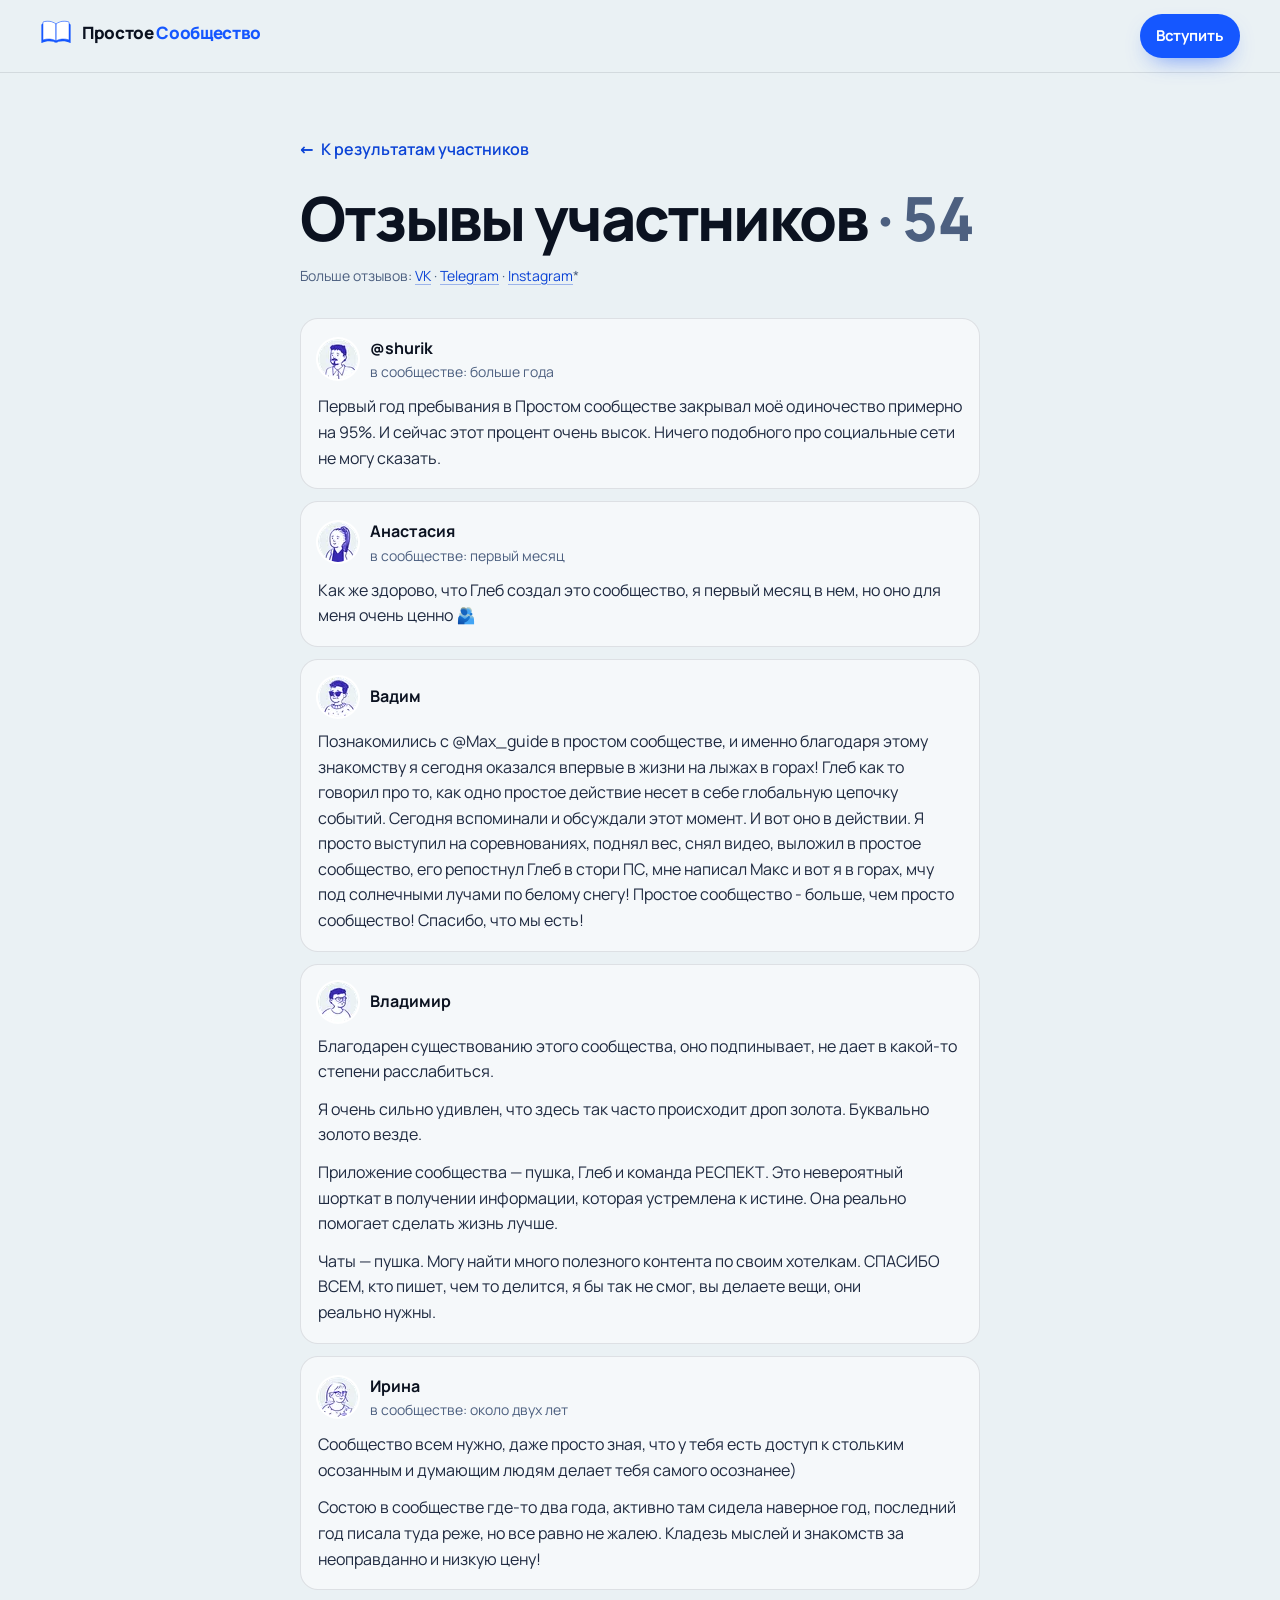
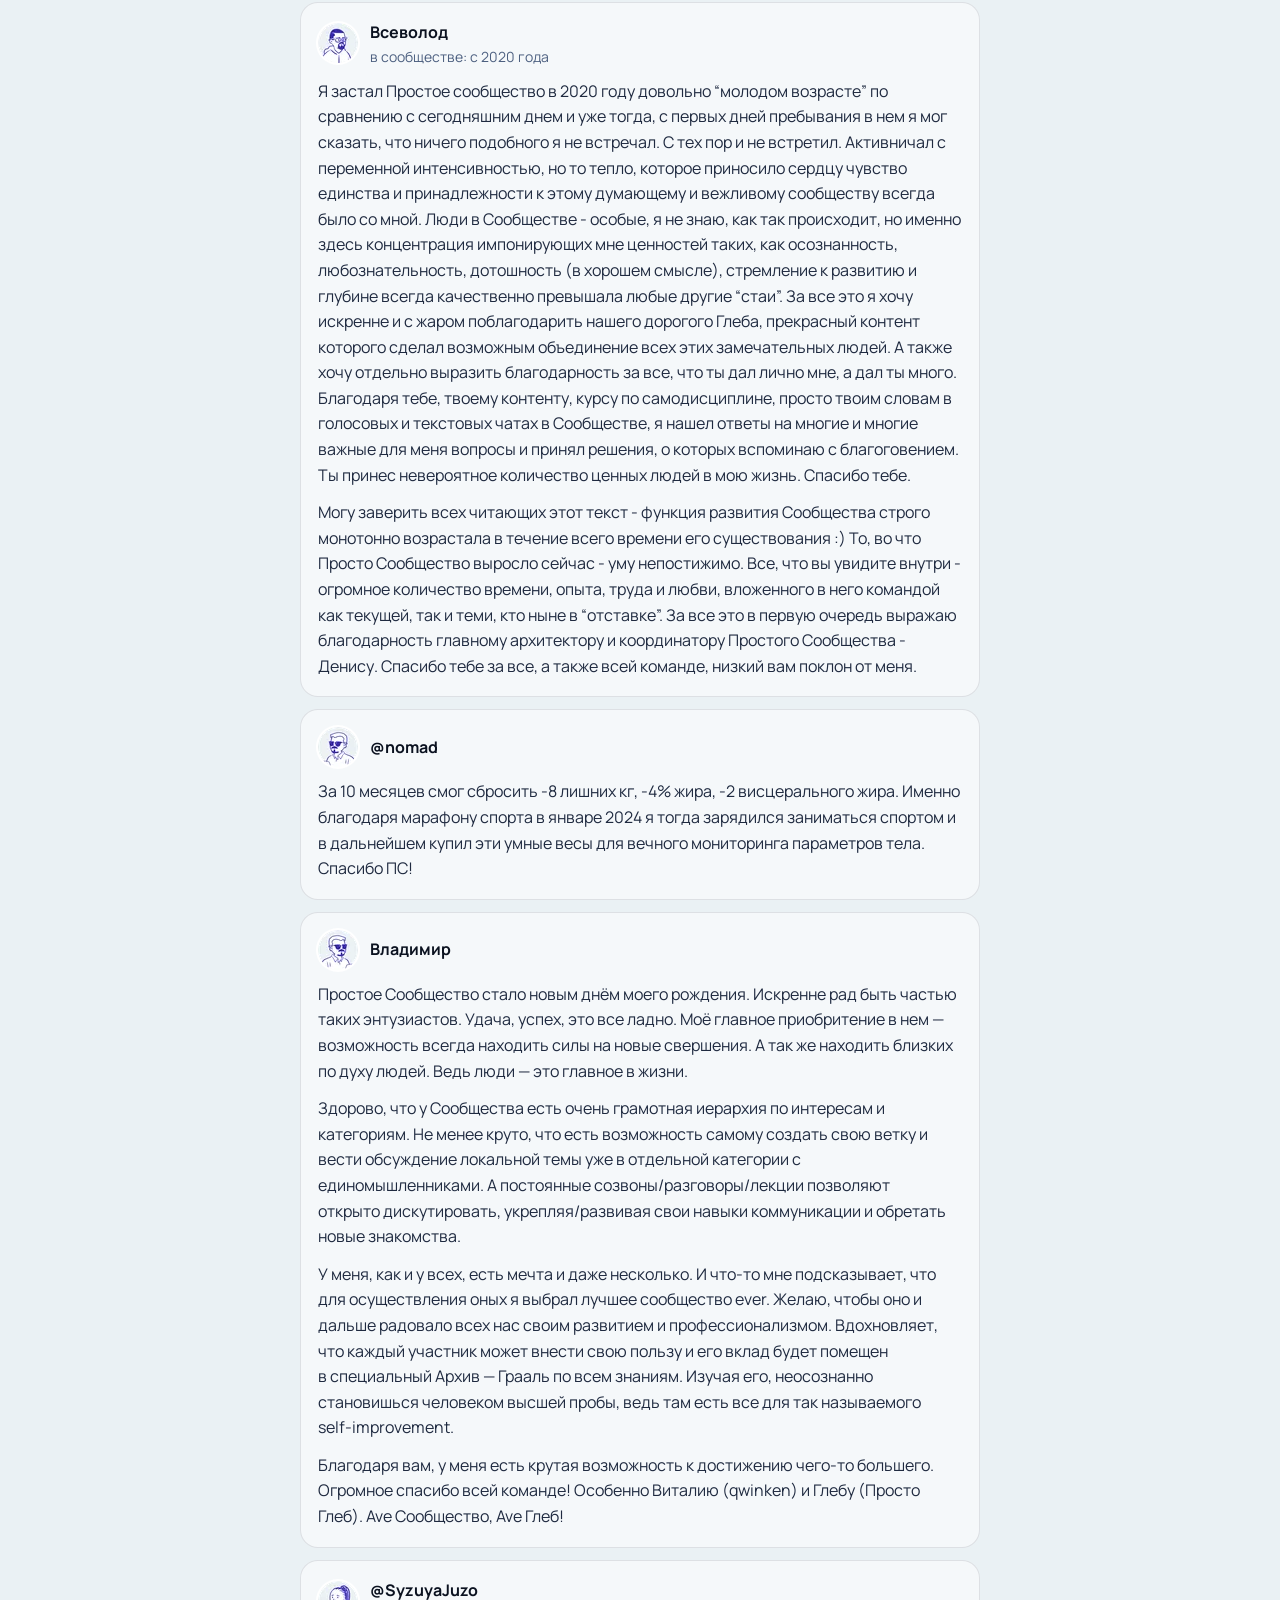
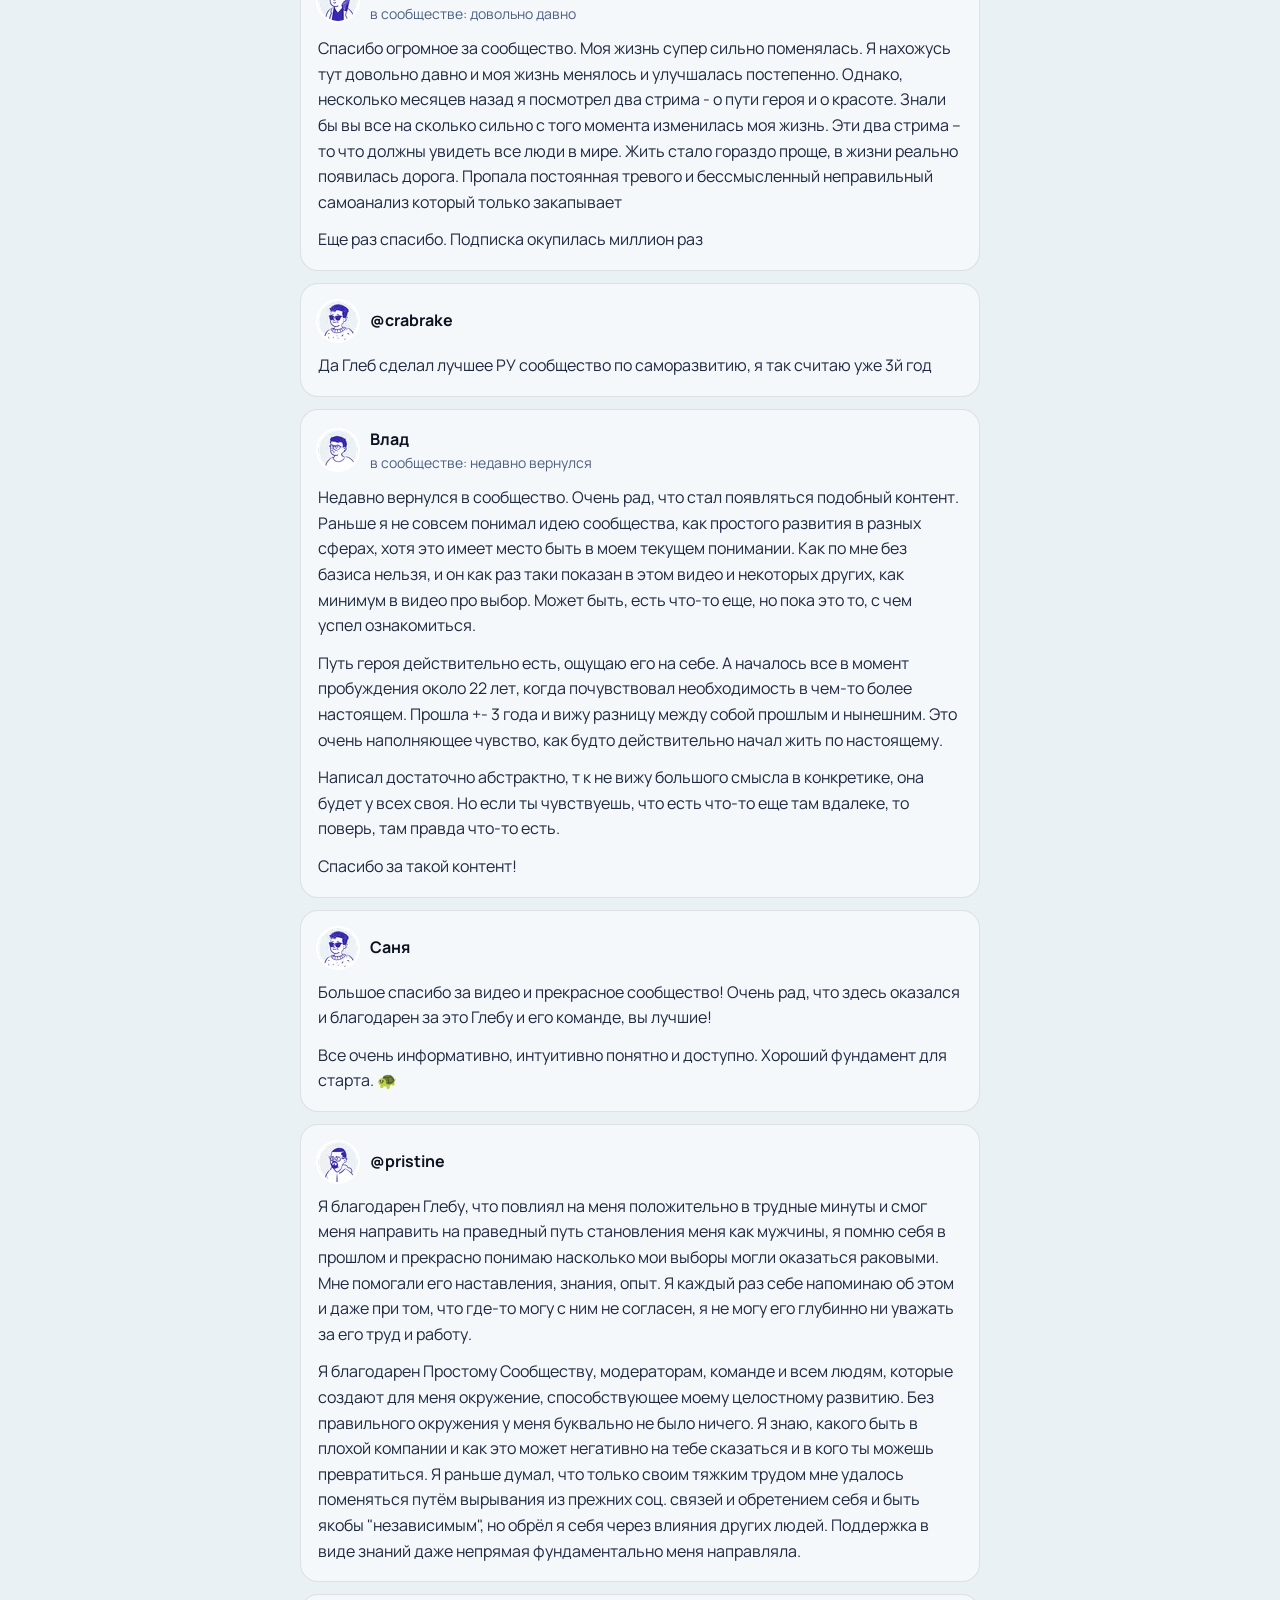
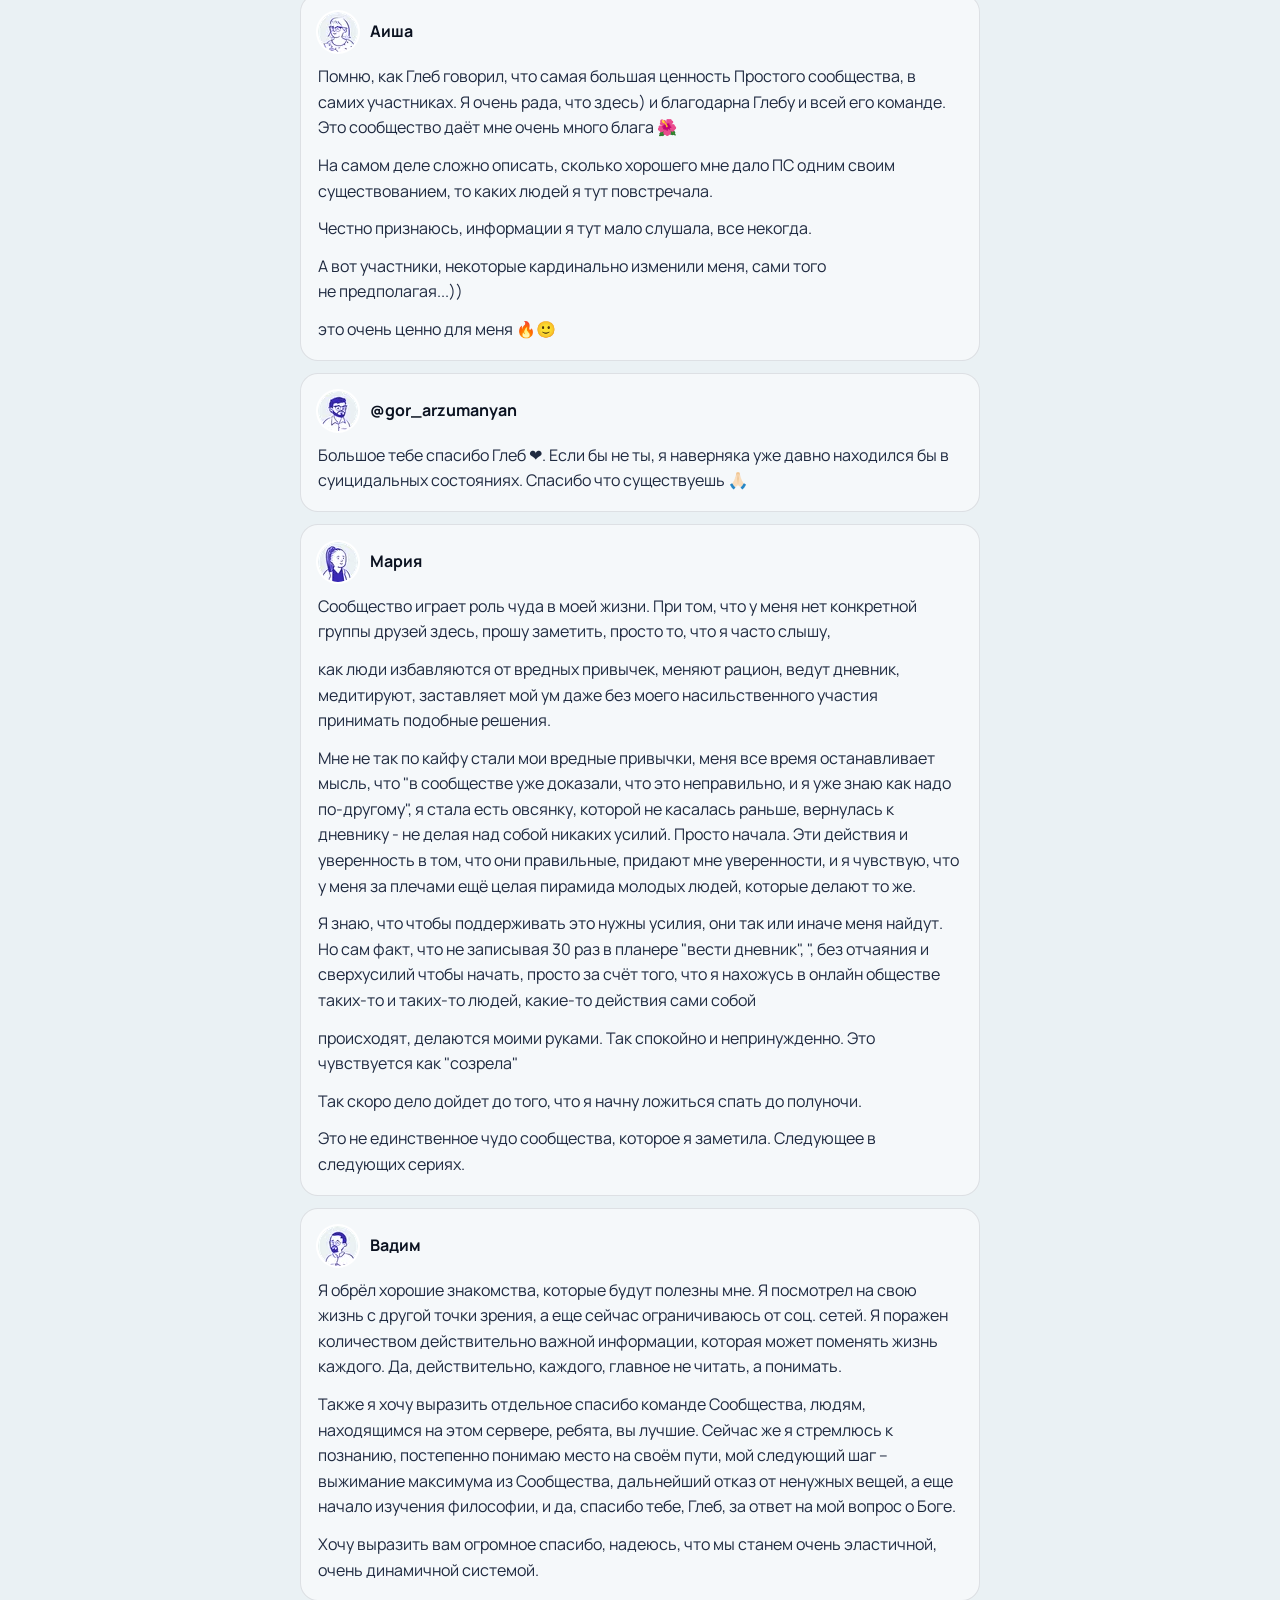
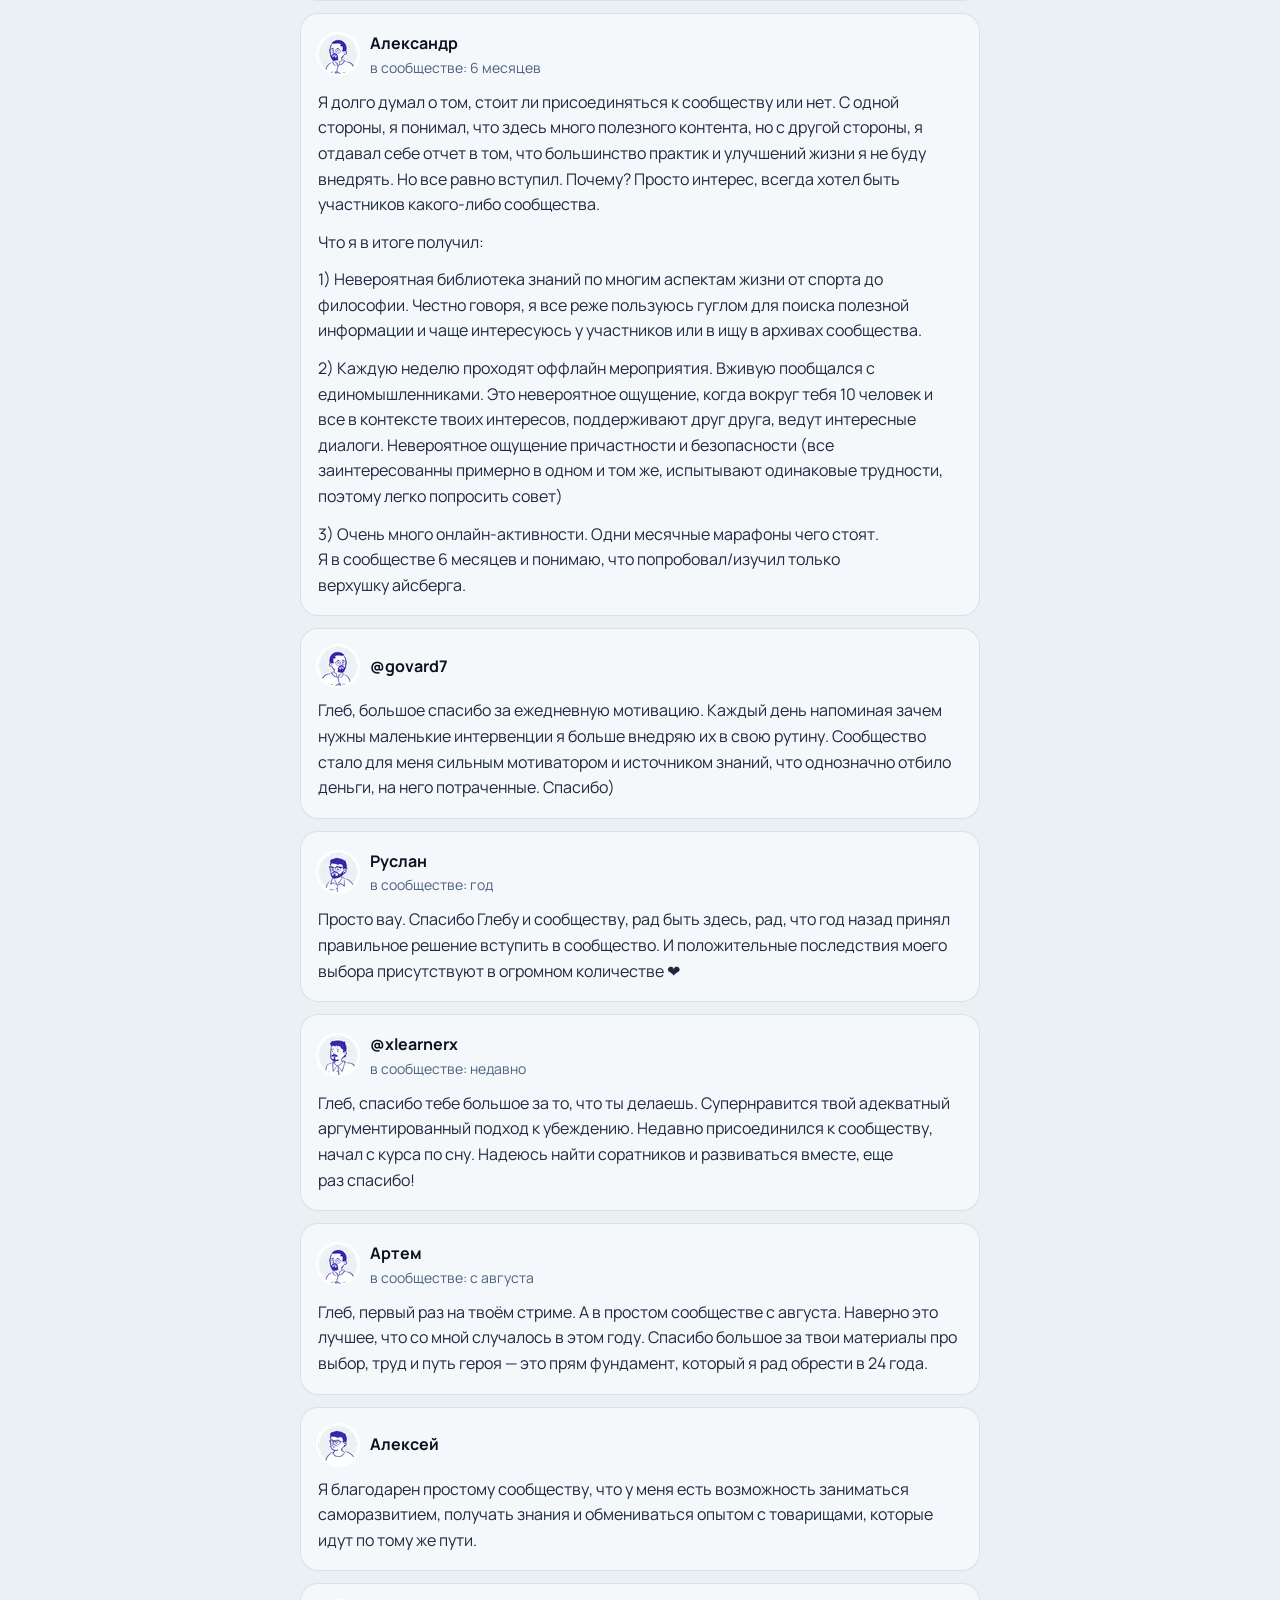
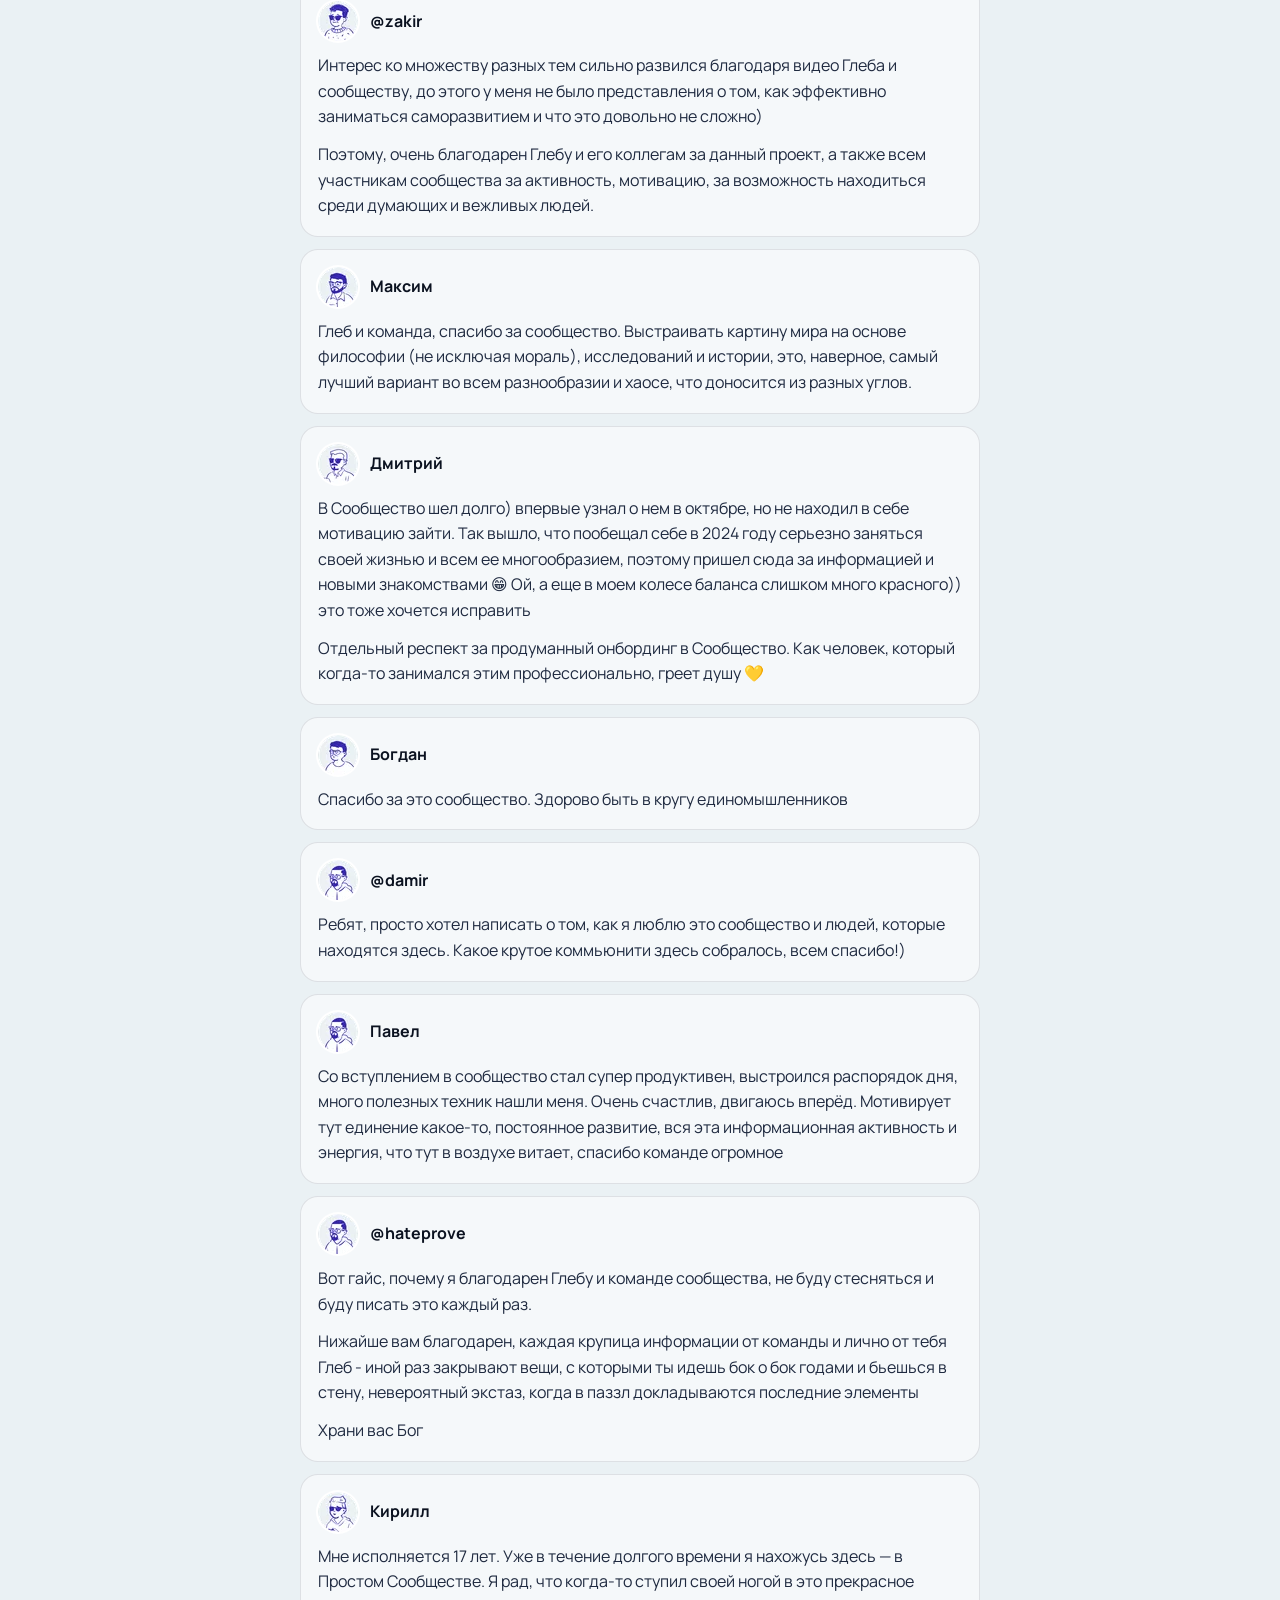
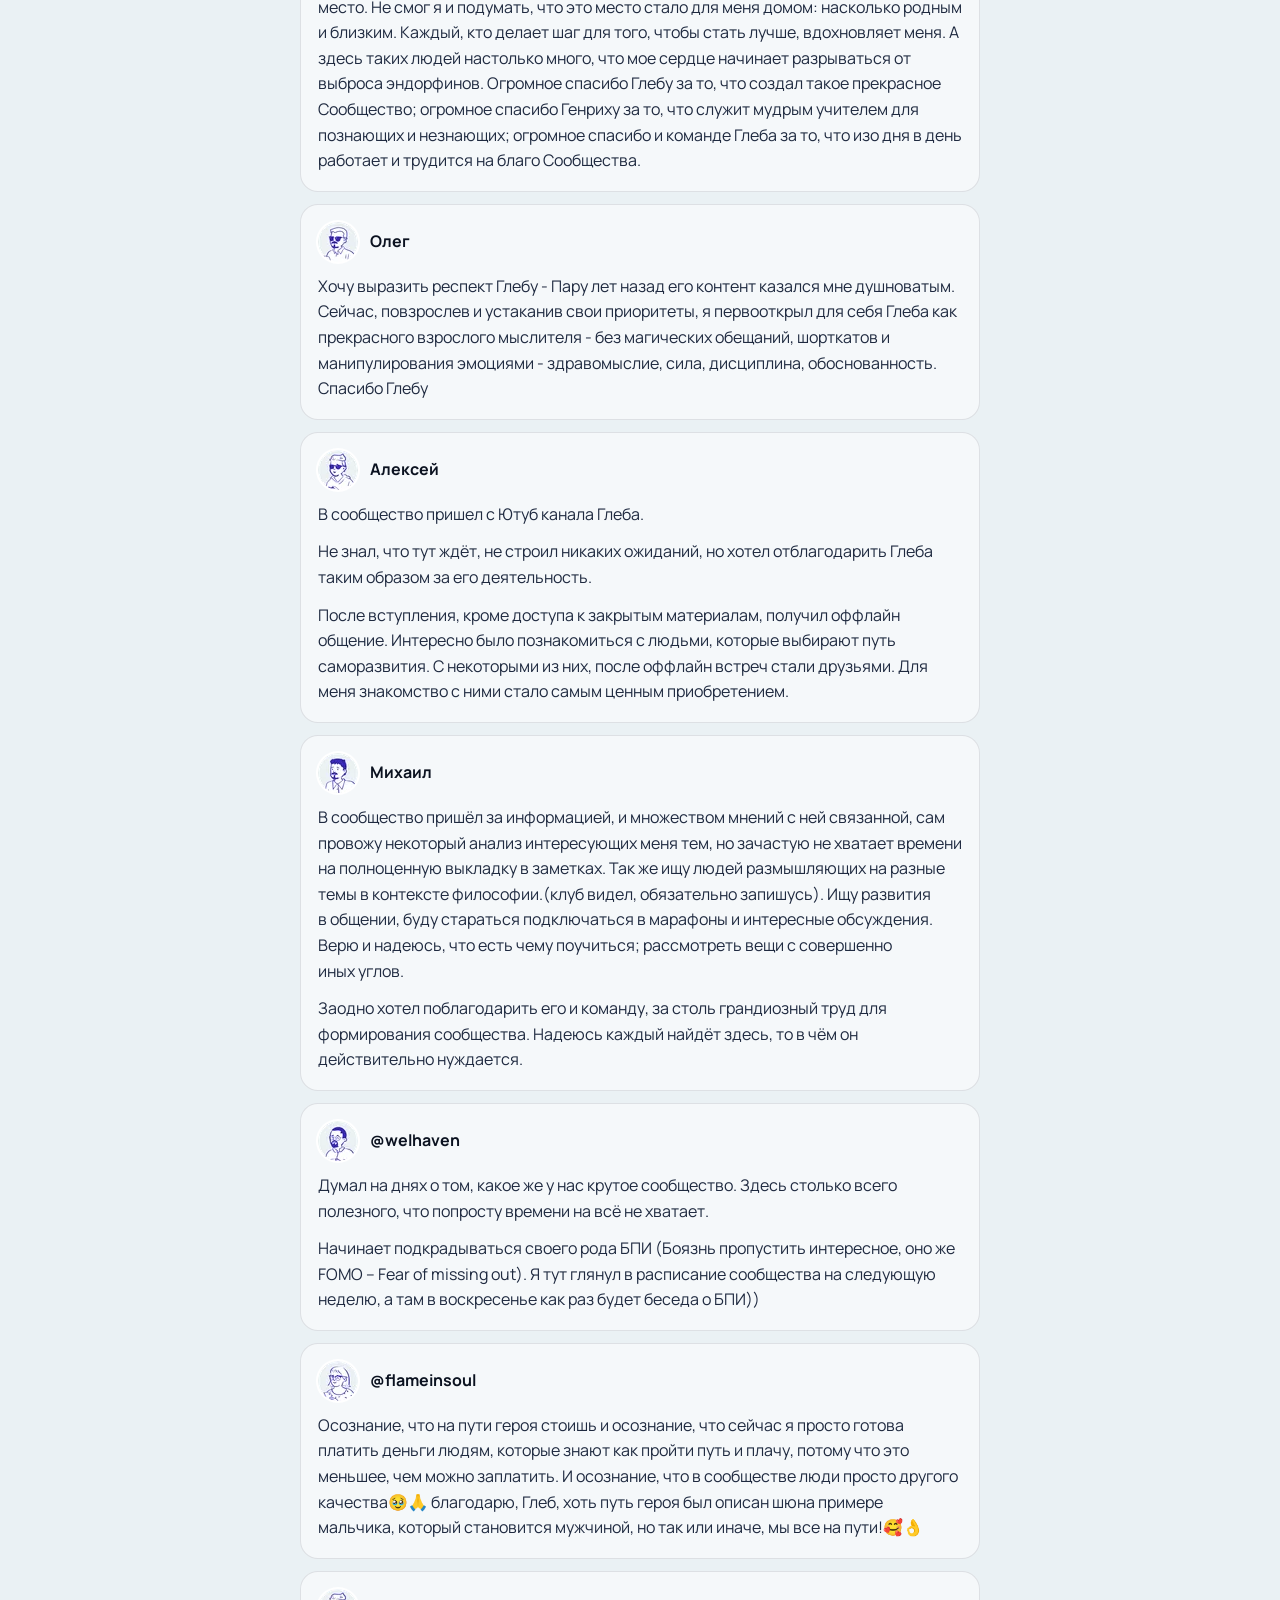
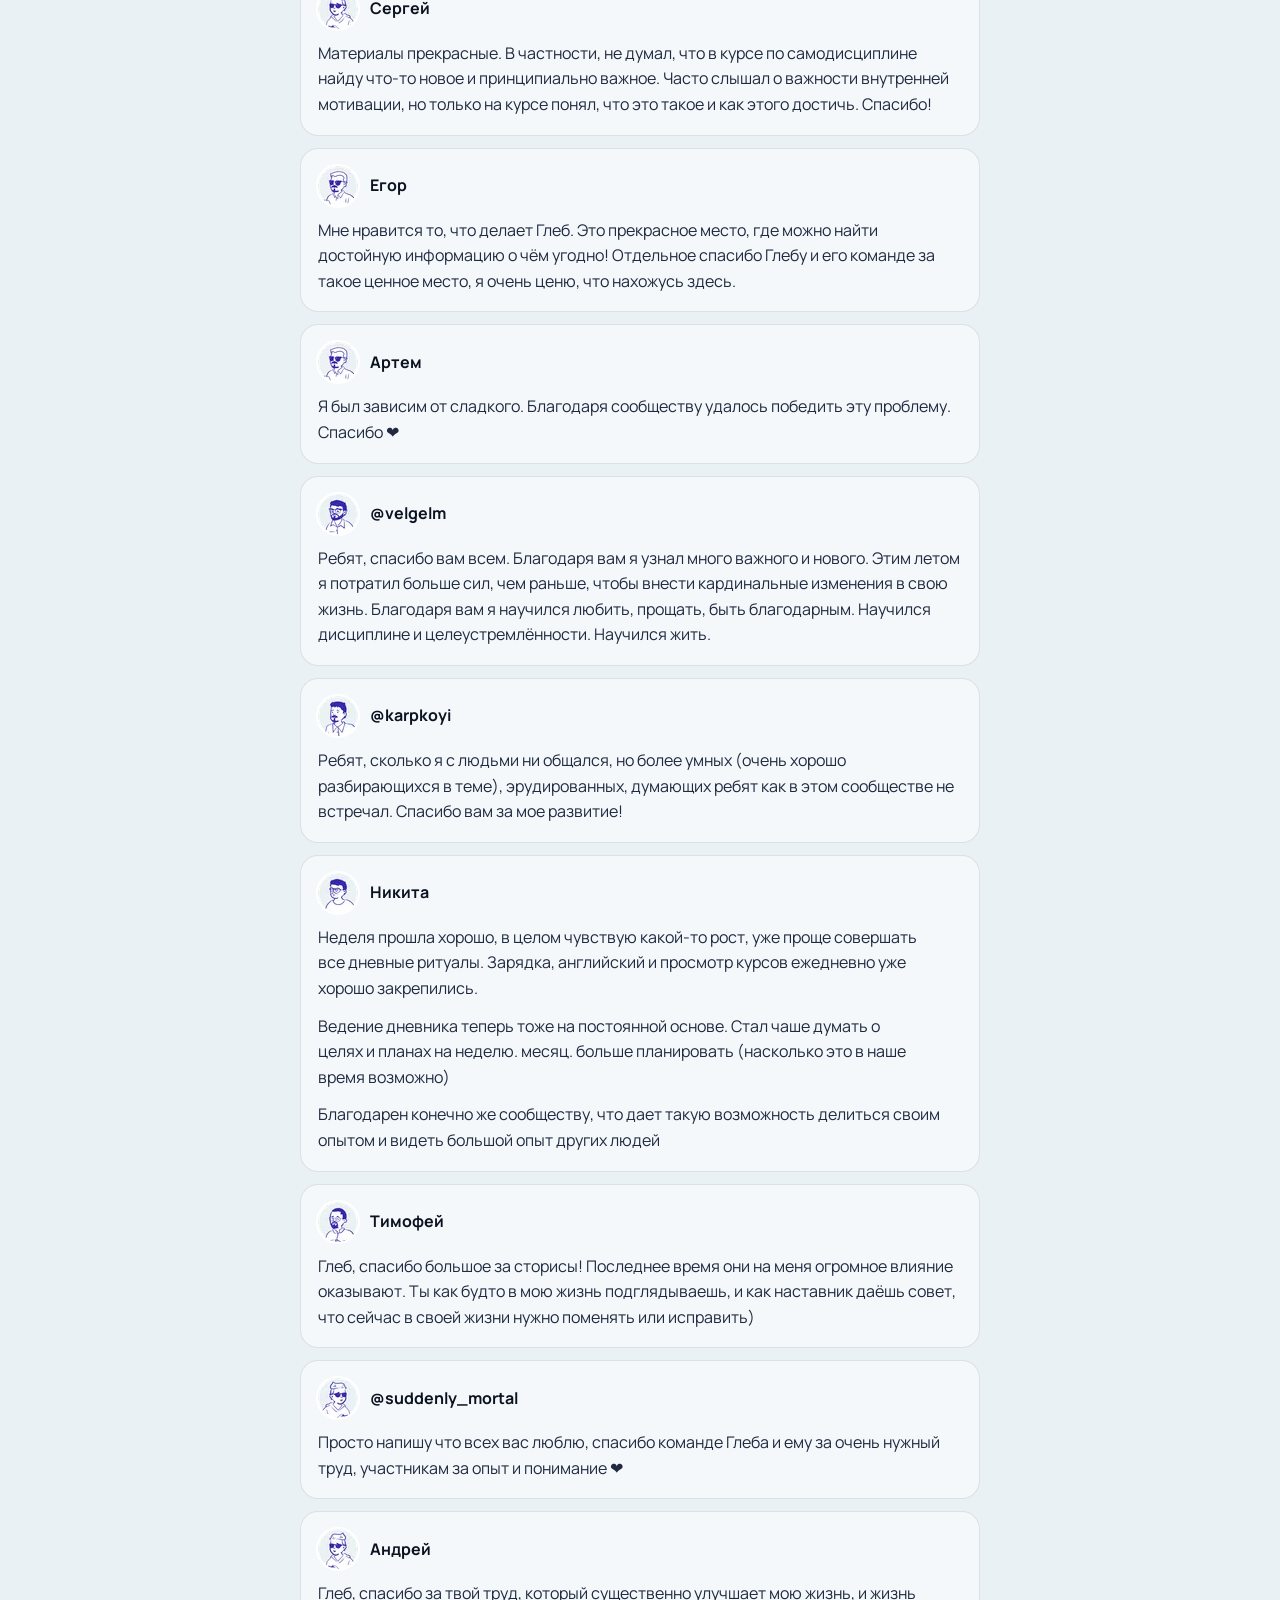
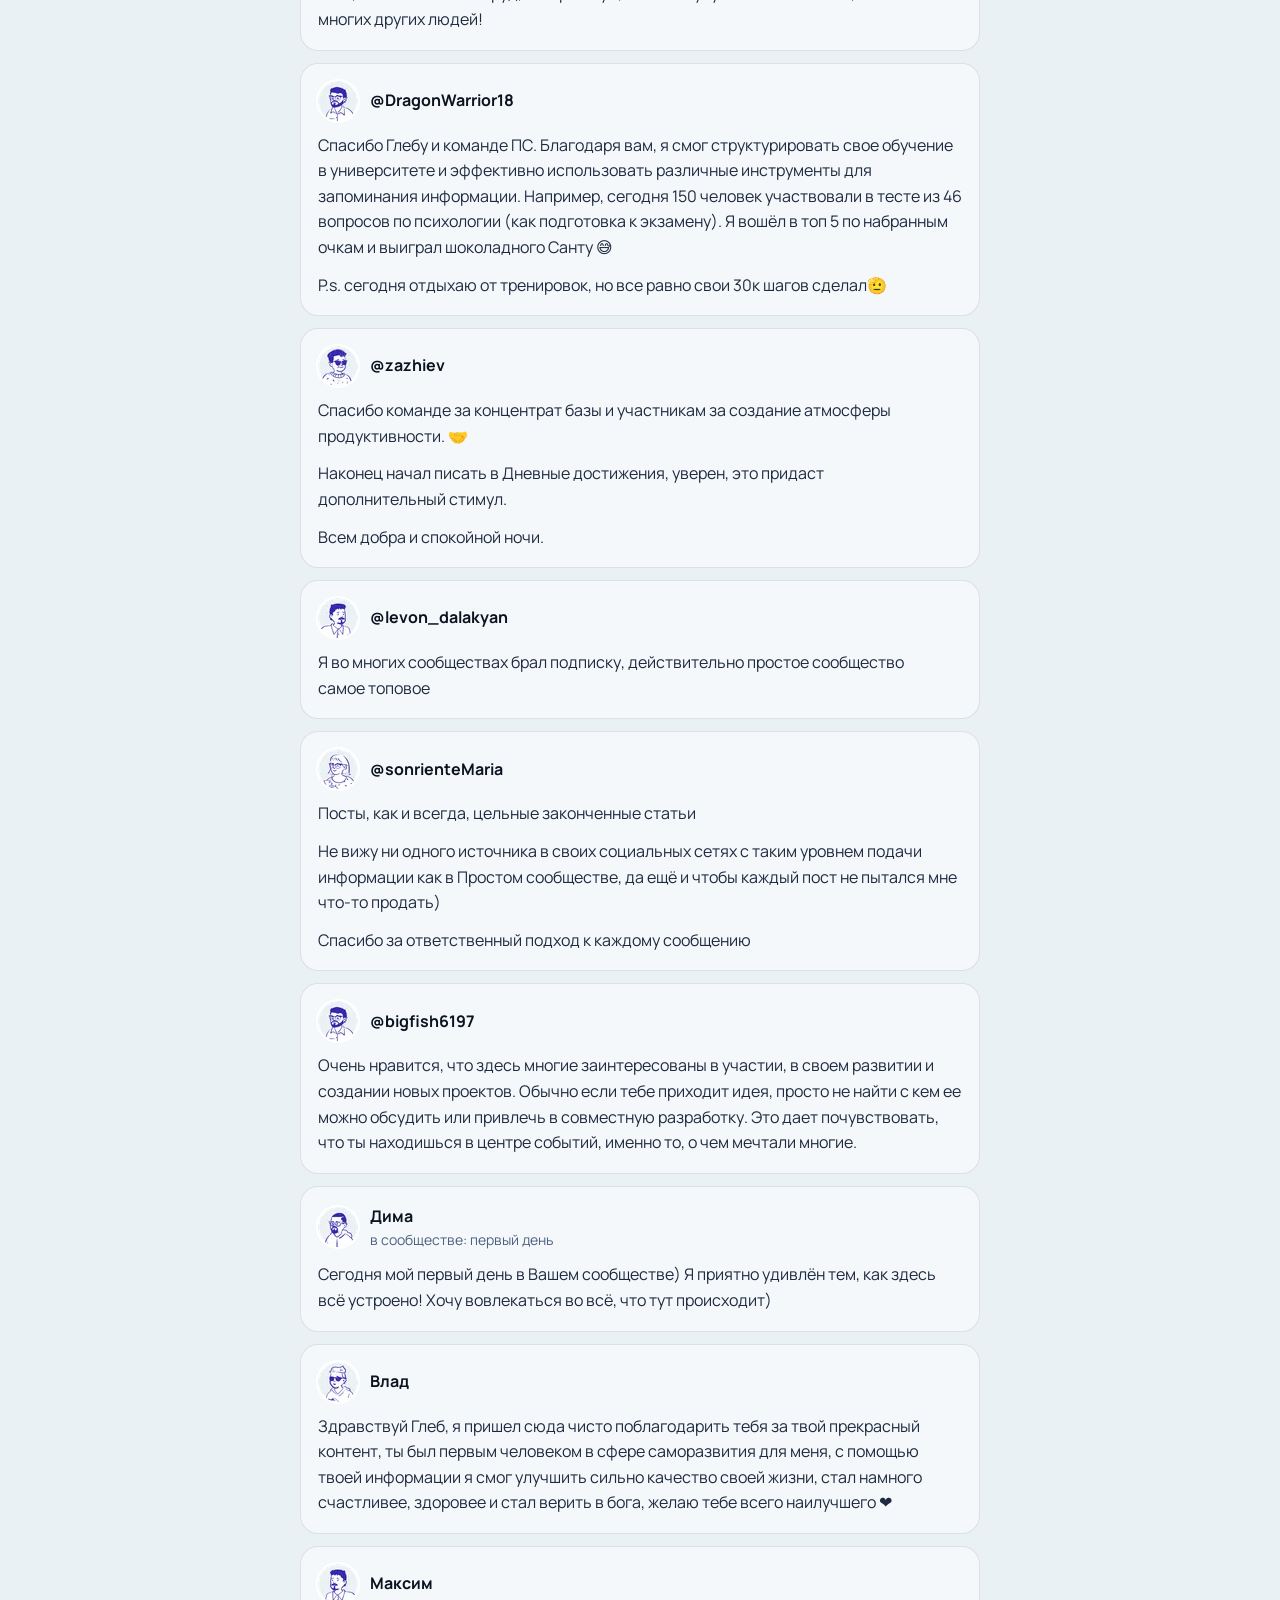
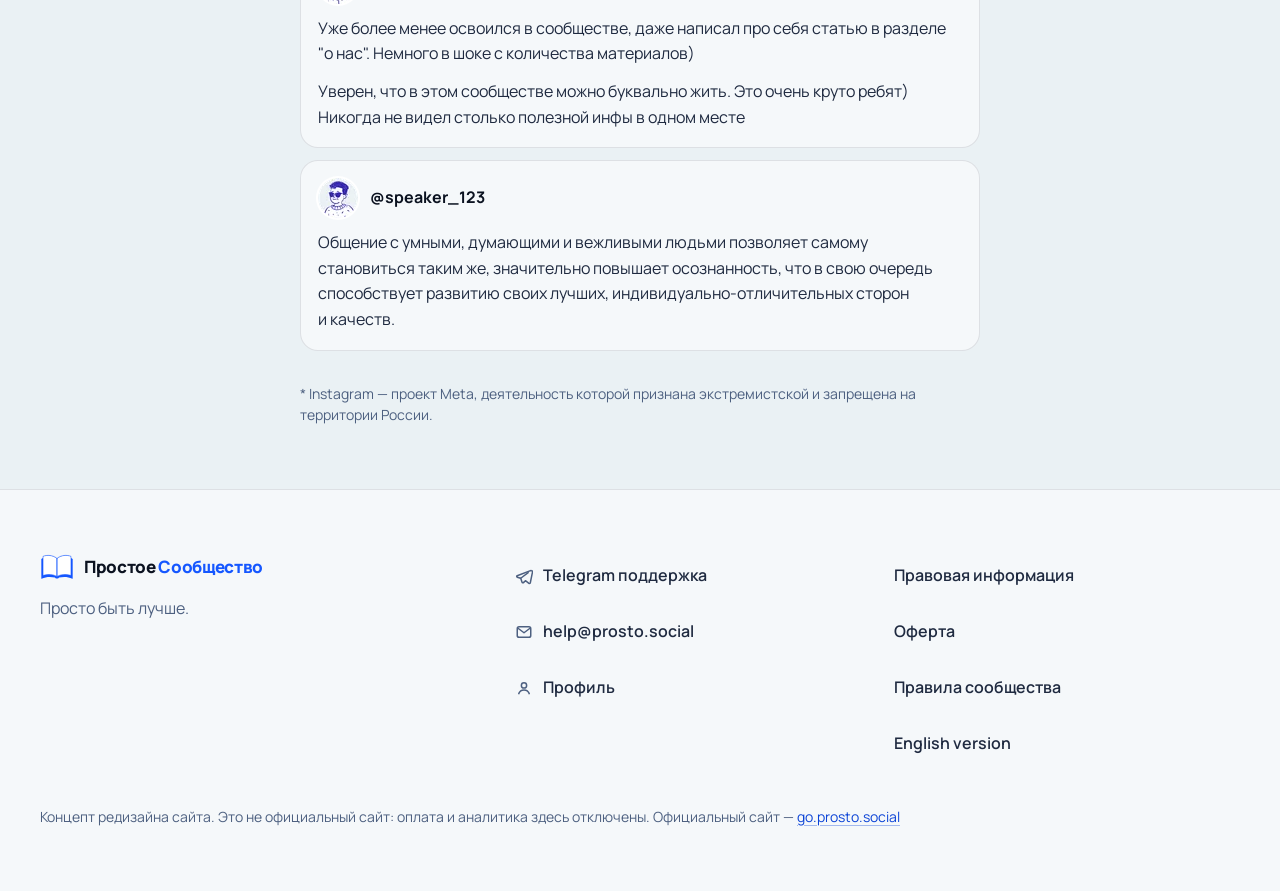
<file: reviews/index.html>
<!DOCTYPE html><html lang="ru"><head><meta charset="utf-8"><meta name="viewport" content="width=device-width, initial-scale=1, viewport-fit=cover"><title>Отзывы участников — Простое Сообщество · концепт</title><meta name="description" content="54 отзыва участников Простого Сообщества — как есть, без правок."><link rel="canonical" href="https://go.prosto.social/reviews/"><meta name="robots" content="noindex, nofollow"><meta name="theme-color" content="#EAF1F4"><meta name="format-detection" content="telephone=no"><link rel="preload" href="/fonts/manrope-cyrillic-wght-normal.woff2" as="font" type="font/woff2" crossorigin><link rel="preload" href="/fonts/manrope-latin-wght-normal.woff2" as="font" type="font/woff2" crossorigin><link rel="icon" type="image/svg+xml" href="/favicon/favicon.svg"><link rel="icon" type="image/png" href="/favicon/favicon-96x96.png" sizes="96x96"><link rel="shortcut icon" href="/favicon/favicon.ico"><link rel="apple-touch-icon" sizes="180x180" href="/favicon/apple-touch-icon.png"><link rel="manifest" href="/site.webmanifest"><meta name="apple-mobile-web-app-title" content="Простое Сообщество"><meta name="application-name" content="Простое Сообщество"><meta property="og:type" content="website"><meta property="og:site_name" content="Простое Сообщество"><meta property="og:locale" content="ru_RU"><meta property="og:url" content="https://prosto-concept.github.io/reviews/"><meta property="og:title" content="Простое Сообщество — концепт нового сайта"><meta property="og:description" content="Интерактивная история о том, как устроено сообщество: 800+ материалов, маршруты, путь и результат."><meta property="og:image" content="https://prosto-concept.github.io/og.png"><meta property="og:image:width" content="1200"><meta property="og:image:height" content="630"><meta property="og:image:alt" content="Простое Сообщество: 800+ материалов, 7 лет, 2700+ участников"><meta name="twitter:card" content="summary_large_image"><meta name="twitter:title" content="Простое Сообщество — концепт нового сайта"><meta name="twitter:description" content="Интерактивная история о том, как устроено сообщество: 800+ материалов, маршруты, путь и результат."><meta name="twitter:image" content="https://prosto-concept.github.io/og.png"><script>
(function(d){var h=d.documentElement;h.classList.add('js');
try{if(!matchMedia('(prefers-reduced-motion: reduce)').matches)h.classList.add('motion')}catch(e){h.classList.add('motion')}})(document);

</script><style>/*! tailwindcss v4.3.3 | MIT License | https://tailwindcss.com */
@layer properties{@supports (((-webkit-hyphens:none)) and (not (margin-trim:inline))) or ((-moz-orient:inline) and (not (color:rgb(from red r g b)))){*,:before,:after,::backdrop{--tw-rotate-x:initial;--tw-rotate-y:initial;--tw-rotate-z:initial;--tw-skew-x:initial;--tw-skew-y:initial;--tw-border-style:solid;--tw-leading:initial;--tw-font-weight:initial;--tw-tracking:initial;--tw-shadow:0 0 #0000;--tw-shadow-color:initial;--tw-shadow-alpha:100%;--tw-inset-shadow:0 0 #0000;--tw-inset-shadow-color:initial;--tw-inset-shadow-alpha:100%;--tw-ring-color:initial;--tw-ring-shadow:0 0 #0000;--tw-inset-ring-color:initial;--tw-inset-ring-shadow:0 0 #0000;--tw-ring-inset:initial;--tw-ring-offset-width:0px;--tw-ring-offset-color:#fff;--tw-ring-offset-shadow:0 0 #0000;--tw-outline-style:solid;--tw-blur:initial;--tw-brightness:initial;--tw-contrast:initial;--tw-grayscale:initial;--tw-hue-rotate:initial;--tw-invert:initial;--tw-opacity:initial;--tw-saturate:initial;--tw-sepia:initial;--tw-drop-shadow:initial;--tw-drop-shadow-color:initial;--tw-drop-shadow-alpha:100%;--tw-drop-shadow-size:initial;--tw-backdrop-blur:initial;--tw-backdrop-brightness:initial;--tw-backdrop-contrast:initial;--tw-backdrop-grayscale:initial;--tw-backdrop-hue-rotate:initial;--tw-backdrop-invert:initial;--tw-backdrop-opacity:initial;--tw-backdrop-saturate:initial;--tw-backdrop-sepia:initial;--tw-ease:initial}}}@layer theme{:root,:host{--font-sans:"Manrope", "Manrope Fallback", ui-sans-serif, system-ui, -apple-system, "Segoe UI", sans-serif;--font-mono:ui-monospace, "SF Mono", "JetBrains Mono", Menlo, Consolas, "Liberation Mono", monospace;--spacing:.25rem;--font-weight-semibold:600;--font-weight-bold:700;--font-weight-extrabold:800;--radius-lg:.5rem;--ease-in:cubic-bezier(.4, 0, 1, 1);--ease-out:cubic-bezier(0, 0, .2, 1);--ease-in-out:cubic-bezier(.4, 0, .2, 1);--default-transition-duration:.15s;--default-transition-timing-function:cubic-bezier(.4, 0, .2, 1);--default-font-family:var(--font-sans);--default-mono-font-family:var(--font-mono);--color-bg:#eaf1f4;--color-bg-deep:#dde7ed;--color-surface:#f5f8fa;--color-paper:#fff;--color-ink:#0b1220;--color-ink-2:#1f2a40;--color-muted:#4d6080;--color-faint:#8a9ab8;--color-line:#0b12201a;--color-line-strong:#0b12202e;--color-accent:#1557ff;--color-accent-ink:#0b43d6;--color-accent-soft:#dce6ff;--color-accent-wash:#eef3ff;--color-night:#0a1433;--color-night-2:#121e45;--color-on-night:#e8eeff;--color-on-night-muted:#a9b6d9;--color-accent-bright:#7f9dff;--color-positive:#1d7f55;--text-mega:clamp(5.5rem, 1.6rem + 17vw, 17rem);--text-mega--line-height:.82;--text-mega--letter-spacing:-.055em;--text-mega--font-weight:800;--text-display:clamp(2.6rem, 1.2rem + 5.6vw, 6.4rem);--text-display--line-height:.98;--text-display--letter-spacing:-.04em;--text-display--font-weight:800;--text-h2:clamp(2.05rem, 1.25rem + 3.2vw, 4.1rem);--text-h2--line-height:1.02;--text-h2--letter-spacing:-.035em;--text-h2--font-weight:780;--text-h3:clamp(1.25rem, 1.02rem + .9vw, 1.75rem);--text-h3--line-height:1.16;--text-h3--letter-spacing:-.02em;--text-h3--font-weight:720;--text-lead:clamp(1.0625rem, .97rem + .42vw, 1.3125rem);--text-lead--line-height:1.55;--text-body:1rem;--text-body--line-height:1.6;--text-small:.875rem;--text-small--line-height:1.5;--text-label:.75rem;--text-label--line-height:1.25;--text-label--letter-spacing:.08em;--radius-card:20px;--radius-panel:28px;--radius-chip:999px;--shadow-hair:0 0 0 1px #0b12200f;--shadow-soft:0 1px 2px #0b12200d, 0 10px 28px -14px #142d5b38;--shadow-lift:0 2px 6px #0b12200d, 0 28px 56px -24px #142d5b57;--shadow-phone:0 2px 6px #0b122014, 0 40px 90px -30px #142d5b73;--ease-out-soft:cubic-bezier(.22, .7, .18, 1);--ease-in-out-soft:cubic-bezier(.65, 0, .35, 1);--ease-spring-soft:cubic-bezier(.34, 1.26, .64, 1);--breakpoint-xs:23.4375rem}}@layer base{*,:after,:before,::backdrop{box-sizing:border-box;border:0 solid;margin:0;padding:0}::file-selector-button{box-sizing:border-box;border:0 solid;margin:0;padding:0}html,:host{-webkit-text-size-adjust:100%;tab-size:4;line-height:1.5;font-family:var(--default-font-family,-apple-system, BlinkMacSystemFont, "Segoe UI", Roboto, "Helvetica Neue", "Noto Sans", Arial, sans-serif, "Apple Color Emoji", "Segoe UI Emoji", "Segoe UI Symbol", "Noto Color Emoji");font-feature-settings:var(--default-font-feature-settings,normal);font-variation-settings:var(--default-font-variation-settings,normal);-webkit-tap-highlight-color:transparent}hr{height:0;color:inherit;border-top-width:1px}abbr:where([title]){text-decoration:underline dotted}h1,h2,h3,h4,h5,h6{font-size:inherit;font-weight:inherit}a{color:inherit;-webkit-text-decoration:inherit;-webkit-text-decoration:inherit;-webkit-text-decoration:inherit;text-decoration:inherit}b,strong{font-weight:bolder}code,kbd,samp,pre{font-family:var(--default-mono-font-family,ui-monospace, SFMono-Regular, Menlo, Monaco, Consolas, "Liberation Mono", "Courier New", monospace);font-feature-settings:var(--default-mono-font-feature-settings,normal);font-variation-settings:var(--default-mono-font-variation-settings,normal);font-size:1em}small{font-size:80%}sub,sup{vertical-align:baseline;font-size:75%;line-height:0;position:relative}sub{bottom:-.25em}sup{top:-.5em}table{text-indent:0;border-color:inherit;border-collapse:collapse}:-moz-focusring:where(:not(iframe)){outline:auto}progress{vertical-align:baseline}summary{display:list-item}ol,ul,menu{list-style:none}img,svg,video,canvas,audio,iframe,embed,object{vertical-align:middle;display:block}img,video{max-width:100%;height:auto}button,input,select,optgroup,textarea{font:inherit;font-feature-settings:inherit;font-variation-settings:inherit;letter-spacing:inherit;color:inherit;opacity:1;background-color:#0000;border-radius:0}::file-selector-button{font:inherit;font-feature-settings:inherit;font-variation-settings:inherit;letter-spacing:inherit;color:inherit;opacity:1;background-color:#0000;border-radius:0}:where(select:is([multiple],[size])) optgroup{font-weight:bolder}:where(select:is([multiple],[size])) optgroup option{padding-inline-start:20px}::file-selector-button{margin-inline-end:4px}::placeholder{opacity:1}@supports (not ((-webkit-appearance:-apple-pay-button))) or (contain-intrinsic-size:1px){::placeholder{color:currentColor}@supports (color:color-mix(in lab, red, red)){::placeholder{color:color-mix(in oklab, currentcolor 50%, transparent)}}}textarea{resize:vertical}::-webkit-search-decoration{-webkit-appearance:none}::-webkit-date-and-time-value{min-height:1lh;text-align:inherit}::-webkit-datetime-edit{display:inline-flex}::-webkit-datetime-edit-fields-wrapper{padding:0}::-webkit-datetime-edit{padding-block:0}::-webkit-datetime-edit-year-field{padding-block:0}::-webkit-datetime-edit-month-field{padding-block:0}::-webkit-datetime-edit-day-field{padding-block:0}::-webkit-datetime-edit-hour-field{padding-block:0}::-webkit-datetime-edit-minute-field{padding-block:0}::-webkit-datetime-edit-second-field{padding-block:0}::-webkit-datetime-edit-millisecond-field{padding-block:0}::-webkit-datetime-edit-meridiem-field{padding-block:0}::-webkit-calendar-picker-indicator{line-height:1}:-moz-ui-invalid{box-shadow:none}button,input:where([type=button],[type=reset],[type=submit]){appearance:button}::file-selector-button{appearance:button}::-webkit-inner-spin-button{height:auto}::-webkit-outer-spin-button{height:auto}[hidden]:where(:not([hidden=until-found])){display:none!important}html{background:var(--color-bg);color:var(--color-ink);font-family:var(--font-sans);-webkit-font-smoothing:antialiased;-moz-osx-font-smoothing:grayscale;text-rendering:optimizelegibility;scroll-padding-top:calc(var(--header-h) + 12px);-webkit-text-size-adjust:100%}body{min-height:100vh;font-size:var(--text-body);line-height:var(--text-body--line-height);font-feature-settings:"ss01" off;overflow-x:clip}::selection{background:var(--color-accent);color:#fff}:focus-visible{outline:2.5px solid var(--color-accent);outline-offset:3px;border-radius:6px}.on-night :focus-visible{outline-color:var(--color-accent-bright)}h1,h2,h3,h4{text-wrap:balance}p{text-wrap:pretty}img,svg,canvas{display:block}button{cursor:pointer}[hidden]{display:none!important}}@layer components{.container-x{width:100%;max-width:1320px;padding-inline:var(--gutter);margin-inline:auto}.section-pad{padding-block:clamp(88px,12vh + 24px,168px)}.eyebrow{font-family:var(--font-mono);font-size:var(--text-label);line-height:var(--text-label--line-height);letter-spacing:.12em;text-transform:uppercase;color:var(--color-muted);align-items:center;gap:10px;display:inline-flex}.eyebrow:before{content:"";background:var(--color-accent);border-radius:2px;width:18px;height:2px}.on-night .eyebrow{color:var(--color-on-night-muted)}.on-night .eyebrow:before{background:var(--color-accent-bright)}.eyebrow-thread{position:relative}.eyebrow-thread:after{content:"";background:linear-gradient(to bottom, #1557ff00, var(--color-accent) 75%);transform-origin:50% 0;width:2px;height:clamp(44px,6vw,88px);transition:transform 1.1s var(--ease-out-soft);border-radius:2px;position:absolute;bottom:calc(50% - 1px);left:0}.justify-center.eyebrow-thread:after{bottom:100%;left:calc(50% - 1px)}.on-night .eyebrow-thread:after{background:linear-gradient(to bottom, #7f9dff00, var(--color-accent-bright) 75%)}html.motion .eyebrow-thread:not(.is-in):after{transform:scaleY(0)}.mono{font-family:var(--font-mono);font-feature-settings:"tnum" 1}.tnum{font-variant-numeric:tabular-nums}.btn{border-radius:var(--radius-chip);letter-spacing:-.005em;white-space:nowrap;min-height:52px;transition:transform var(--dur-micro) var(--ease-out-soft), background-color var(--dur-micro) ease, color var(--dur-micro) ease, box-shadow var(--dur-micro) ease, border-color var(--dur-micro) ease;-webkit-tap-highlight-color:transparent;justify-content:center;align-items:center;gap:.55em;padding:0 24px;font-size:1rem;font-weight:700;line-height:1.1;text-decoration:none;display:inline-flex;position:relative}.btn:active{transform:scale(.98)}.btn-primary{background:var(--color-accent);color:#fff;box-shadow:0 10px 24px -12px #1557ffbf}@media (hover:hover){.btn-primary:hover{background:var(--color-accent-ink);transform:translateY(-1px);box-shadow:0 14px 28px -12px #1557ffcc}}.btn-primary:focus-visible{background:var(--color-accent-ink);transform:translateY(-1px);box-shadow:0 14px 28px -12px #1557ffcc}.btn-secondary{color:var(--color-ink);box-shadow:inset 0 0 0 1.5px var(--color-line-strong);background:#ffffff8c}@media (hover:hover){.btn-secondary:hover{background:#fff;box-shadow:inset 0 0 0 1.5px #0b122052}}.btn-secondary:focus-visible{background:#fff;box-shadow:inset 0 0 0 1.5px #0b122052}.on-night .btn-secondary{color:var(--color-on-night);background:0 0;box-shadow:inset 0 0 0 1.5px #e8eeff47}.btn-lg{min-height:60px;padding:0 30px;font-size:1.0625rem}.btn-sm{min-height:44px;padding:0 16px;font-size:.9375rem}.ext-arrow{transition:transform var(--dur-micro) var(--ease-out-soft);font-weight:500;display:inline-block}.btn:hover .ext-arrow,a:hover>.ext-arrow{transform:translate(2px,-2px)}.btn .btn-arrow{transition:transform var(--dur-micro) var(--ease-out-soft)}.btn:hover .btn-arrow{transform:translate(3px)}.link{color:var(--color-accent-ink);text-underline-offset:3px;transition:text-decoration-color var(--dur-micro) ease;text-decoration:underline 1px #0b43d659}.link:hover{text-decoration-color:currentColor}.card{background:var(--color-paper);border-radius:var(--radius-card);box-shadow:var(--shadow-hair), var(--shadow-soft)}.chip{border-radius:var(--radius-chip);height:30px;box-shadow:inset 0 0 0 1px var(--color-line);color:var(--color-ink-2);white-space:nowrap;background:#ffffffb3;align-items:center;gap:6px;padding:0 12px;font-size:.8125rem;font-weight:650;display:inline-flex}.type-tag{font-family:var(--font-mono);letter-spacing:.08em;text-transform:uppercase;color:var(--color-accent-ink);font-size:.75rem}.ph{max-width:100%;color:var(--color-ink-2);font-family:var(--font-mono);letter-spacing:.02em;text-transform:uppercase;white-space:normal;background:#ffffff8c;border:1.5px dashed #0b122047;border-radius:8px;align-items:center;gap:6px;padding:4px 10px;font-size:.75rem;line-height:1.35;display:inline-flex}.on-night .ph{color:var(--color-on-night-muted);background:#e8eeff0f;border-color:#e8eeff59}.ph-block{text-align:center;border-radius:inherit;justify-content:center;align-items:center;width:100%;height:100%;min-height:120px;display:flex}.dot-grid{background-image:radial-gradient(#0b122013 1px,#0000 1.3px);background-position:-11px -11px;background-size:22px 22px}.on-night .dot-grid,.dot-grid-night{background-image:radial-gradient(#e8eeff14 1px,#0000 1.3px);background-size:22px 22px}.visually-hidden{clip:rect(0 0 0 0);white-space:nowrap;border:0;width:1px;height:1px;margin:-1px;padding:0;overflow:hidden;position:absolute!important}}@layer utilities{.\@container{container-type:inline-size}.visible{visibility:visible}.absolute{position:absolute}.fixed{position:fixed}.relative{position:relative}.sticky{position:sticky}.container{width:100%}@media (width>=23.4375rem){.container{max-width:23.4375rem}}@media (width>=40rem){.container{max-width:40rem}}@media (width>=48rem){.container{max-width:48rem}}@media (width>=64rem){.container{max-width:64rem}}@media (width>=80rem){.container{max-width:80rem}}@media (width>=96rem){.container{max-width:96rem}}.mx-auto{margin-inline:auto}.mt-2{margin-top:calc(var(--spacing) * 2)}.mt-3{margin-top:calc(var(--spacing) * 3)}.mt-4{margin-top:calc(var(--spacing) * 4)}.mt-5{margin-top:calc(var(--spacing) * 5)}.mt-6{margin-top:calc(var(--spacing) * 6)}.mt-7{margin-top:calc(var(--spacing) * 7)}.mt-8{margin-top:calc(var(--spacing) * 8)}.-ml-2\.5{margin-left:calc(var(--spacing) * -2.5)}.\!grid{display:grid!important}.block{display:block}.flex{display:flex}.grid{display:grid}.hidden{display:none}.inline{display:inline}.inline-flex{display:inline-flex}.table{display:table}.h-\[var\(--header-h\)\]{height:var(--header-h)}.w-full{width:100%}.max-w-\[40rem\]{max-width:40rem}.max-w-\[56rem\]{max-width:56rem}.max-w-\[760px\]{max-width:760px}.min-w-0{min-width:0}.flex-shrink{flex-shrink:1}.shrink-0{flex-shrink:0}.flex-grow,.grow{flex-grow:1}.transform{transform:var(--tw-rotate-x,) var(--tw-rotate-y,) var(--tw-rotate-z,) var(--tw-skew-x,) var(--tw-skew-y,)}.resize{resize:both}.flex-wrap{flex-wrap:wrap}.content-start{align-content:flex-start}.items-baseline{align-items:baseline}.items-center{align-items:center}.items-start{align-items:flex-start}.justify-between{justify-content:space-between}.justify-center{justify-content:center}.gap-1{gap:var(--spacing)}.gap-2{gap:calc(var(--spacing) * 2)}.gap-2\.5{gap:calc(var(--spacing) * 2.5)}.gap-3{gap:calc(var(--spacing) * 3)}.gap-4{gap:calc(var(--spacing) * 4)}.gap-6{gap:calc(var(--spacing) * 6)}.gap-8{gap:calc(var(--spacing) * 8)}.gap-10{gap:calc(var(--spacing) * 10)}.gap-x-2{column-gap:calc(var(--spacing) * 2)}.gap-y-1{row-gap:var(--spacing)}.overflow-visible{overflow:visible}.rounded-card{border-radius:var(--radius-card)}.rounded-full{border-radius:2147483647px}.rounded-lg{border-radius:var(--radius-lg)}.rounded-panel{border-radius:var(--radius-panel)}.border{border-style:var(--tw-border-style);border-width:1px}.border-t{border-top-style:var(--tw-border-style);border-top-width:1px}.border-b{border-bottom-style:var(--tw-border-style);border-bottom-width:1px}.border-line{border-color:var(--color-line)}.bg-accent{background-color:var(--color-accent)}.bg-bg{background-color:var(--color-bg)}.bg-bg-deep{background-color:var(--color-bg-deep)}.bg-paper{background-color:var(--color-paper)}.bg-surface{background-color:var(--color-surface)}.object-cover{object-fit:cover}.py-12{padding-block:calc(var(--spacing) * 12)}.py-14{padding-block:calc(var(--spacing) * 14)}.text-center{text-align:center}.text-left{text-align:left}.text-display{font-size:var(--text-display);line-height:var(--tw-leading,var(--text-display--line-height));letter-spacing:var(--tw-tracking,var(--text-display--letter-spacing));font-weight:var(--tw-font-weight,var(--text-display--font-weight))}.text-h2{font-size:var(--text-h2);line-height:var(--tw-leading,var(--text-h2--line-height));letter-spacing:var(--tw-tracking,var(--text-h2--letter-spacing));font-weight:var(--tw-font-weight,var(--text-h2--font-weight))}.text-h3{font-size:var(--text-h3);line-height:var(--tw-leading,var(--text-h3--line-height));letter-spacing:var(--tw-tracking,var(--text-h3--letter-spacing));font-weight:var(--tw-font-weight,var(--text-h3--font-weight))}.text-mega{font-size:var(--text-mega);line-height:var(--tw-leading,var(--text-mega--line-height));letter-spacing:var(--tw-tracking,var(--text-mega--letter-spacing));font-weight:var(--tw-font-weight,var(--text-mega--font-weight))}.text-label{font-size:var(--text-label);line-height:var(--tw-leading,var(--text-label--line-height));letter-spacing:var(--tw-tracking,var(--text-label--letter-spacing))}.text-body{font-size:var(--text-body);line-height:var(--tw-leading,var(--text-body--line-height))}.text-lead{font-size:var(--text-lead);line-height:var(--tw-leading,var(--text-lead--line-height))}.text-small{font-size:var(--text-small);line-height:var(--tw-leading,var(--text-small--line-height))}.text-\[1\.5rem\]{font-size:1.5rem}.text-\[1\.375rem\]{font-size:1.375rem}.text-\[1\.0625rem\]{font-size:1.0625rem}.leading-none{--tw-leading:1;line-height:1}.font-bold{--tw-font-weight:var(--font-weight-bold);font-weight:var(--font-weight-bold)}.font-extrabold{--tw-font-weight:var(--font-weight-extrabold);font-weight:var(--font-weight-extrabold)}.font-semibold{--tw-font-weight:var(--font-weight-semibold);font-weight:var(--font-weight-semibold)}.tracking-\[-0\.02em\]{--tw-tracking:-.02em;letter-spacing:-.02em}.text-wrap{text-wrap:wrap}.text-accent{color:var(--color-accent)}.text-accent-bright{color:var(--color-accent-bright)}.text-accent-ink{color:var(--color-accent-ink)}.text-ink{color:var(--color-ink)}.text-ink-2{color:var(--color-ink-2)}.text-muted{color:var(--color-muted)}.text-on-night{color:var(--color-on-night)}.text-on-night-muted{color:var(--color-on-night-muted)}.accent-ink{accent-color:var(--color-ink)}.shadow-hair{--tw-shadow:0 0 0 1px var(--tw-shadow-color,#0b12200f);box-shadow:var(--tw-inset-shadow), var(--tw-inset-ring-shadow), var(--tw-ring-offset-shadow), var(--tw-ring-shadow), var(--tw-shadow)}.shadow-lift{--tw-shadow:0 2px 6px var(--tw-shadow-color,#0b12200d), 0 28px 56px -24px var(--tw-shadow-color,#142d5b57);box-shadow:var(--tw-inset-shadow), var(--tw-inset-ring-shadow), var(--tw-ring-offset-shadow), var(--tw-ring-shadow), var(--tw-shadow)}.shadow-phone{--tw-shadow:0 2px 6px var(--tw-shadow-color,#0b122014), 0 40px 90px -30px var(--tw-shadow-color,#142d5b73);box-shadow:var(--tw-inset-shadow), var(--tw-inset-ring-shadow), var(--tw-ring-offset-shadow), var(--tw-ring-shadow), var(--tw-shadow)}.shadow-soft{--tw-shadow:0 1px 2px var(--tw-shadow-color,#0b12200d), 0 10px 28px -14px var(--tw-shadow-color,#142d5b38);box-shadow:var(--tw-inset-shadow), var(--tw-inset-ring-shadow), var(--tw-ring-offset-shadow), var(--tw-ring-shadow), var(--tw-shadow)}.ring{--tw-ring-shadow:var(--tw-ring-inset,) 0 0 0 calc(1px + var(--tw-ring-offset-width)) var(--tw-ring-color,currentcolor);box-shadow:var(--tw-inset-shadow), var(--tw-inset-ring-shadow), var(--tw-ring-offset-shadow), var(--tw-ring-shadow), var(--tw-shadow)}.ring-2{--tw-ring-shadow:var(--tw-ring-inset,) 0 0 0 calc(2px + var(--tw-ring-offset-width)) var(--tw-ring-color,currentcolor);box-shadow:var(--tw-inset-shadow), var(--tw-inset-ring-shadow), var(--tw-ring-offset-shadow), var(--tw-ring-shadow), var(--tw-shadow)}.ring-paper{--tw-ring-color:var(--color-paper)}.outline{outline-style:var(--tw-outline-style);outline-width:1px}.blur{--tw-blur:blur(8px);filter:var(--tw-blur,) var(--tw-brightness,) var(--tw-contrast,) var(--tw-grayscale,) var(--tw-hue-rotate,) var(--tw-invert,) var(--tw-saturate,) var(--tw-sepia,) var(--tw-drop-shadow,)}.filter{filter:var(--tw-blur,) var(--tw-brightness,) var(--tw-contrast,) var(--tw-grayscale,) var(--tw-hue-rotate,) var(--tw-invert,) var(--tw-saturate,) var(--tw-sepia,) var(--tw-drop-shadow,)}.backdrop-filter{backdrop-filter:var(--tw-backdrop-blur,) var(--tw-backdrop-brightness,) var(--tw-backdrop-contrast,) var(--tw-backdrop-grayscale,) var(--tw-backdrop-hue-rotate,) var(--tw-backdrop-invert,) var(--tw-backdrop-opacity,) var(--tw-backdrop-saturate,) var(--tw-backdrop-sepia,)}.transition{transition-property:color,background-color,border-color,outline-color,text-decoration-color,fill,stroke,--tw-gradient-from,--tw-gradient-via,--tw-gradient-to,opacity,box-shadow,transform,translate,scale,rotate,filter,-webkit-backdrop-filter,backdrop-filter,display,content-visibility,overlay,pointer-events;transition-timing-function:var(--tw-ease,var(--default-transition-timing-function));transition-duration:var(--tw-duration,var(--default-transition-duration))}.ease-in{--tw-ease:var(--ease-in);transition-timing-function:var(--ease-in)}.ease-in-out{--tw-ease:var(--ease-in-out);transition-timing-function:var(--ease-in-out)}.ease-in-out-soft{--tw-ease:var(--ease-in-out-soft);transition-timing-function:var(--ease-in-out-soft)}.ease-out{--tw-ease:var(--ease-out);transition-timing-function:var(--ease-out)}.ease-out-soft{--tw-ease:var(--ease-out-soft);transition-timing-function:var(--ease-out-soft)}@media (width>=40rem){.sm\:hidden{display:none}.sm\:inline{display:inline}.sm\:grid-cols-2{grid-template-columns:repeat(2,minmax(0,1fr))}}@media (width>=48rem){.md\:col-span-2{grid-column:span 2/span 2}.md\:flex{display:flex}.md\:hidden{display:none}.md\:grid-cols-\[1\.2fr_2fr\]{grid-template-columns:1.2fr 2fr}.md\:flex-wrap{flex-wrap:wrap}.md\:gap-x-6{column-gap:calc(var(--spacing) * 6)}.md\:py-16{padding-block:calc(var(--spacing) * 16)}}@media (width>=80rem){.xl\:block{display:block}}.\[\&\>span\:last-child\]\:text-\[0\.95rem\]>span:last-child{font-size:.95rem}@media not all and (width>=359px){.max-\[359px\]\:\[\&\>span\:last-child\]\:hidden>span:last-child{display:none}}@media (width>=40rem){.sm\:\[\&\>span\:last-child\]\:text-\[1\.0625rem\]>span:last-child{font-size:1.0625rem}}}@font-face{font-family:Manrope;font-style:normal;font-display:swap;font-weight:200 800;src:url(/fonts/manrope-cyrillic-wght-normal.woff2)format("woff2");unicode-range:U+301,U+400-45F,U+490-491,U+4B0-4B1,U+2116}@font-face{font-family:Manrope;font-style:normal;font-display:swap;font-weight:200 800;src:url(/fonts/manrope-latin-wght-normal.woff2)format("woff2");unicode-range:U+??,U+131,U+152-153,U+2BB-2BC,U+2C6,U+2DA,U+2DC,U+304,U+308,U+329,U+2000-206F,U+20AC,U+2122,U+2191,U+2193,U+2212,U+2215,U+FEFF,U+FFFD}@font-face{font-family:Manrope;font-style:normal;font-display:swap;font-weight:200 800;src:url(/fonts/manrope-latin-ext-wght-normal.woff2)format("woff2");unicode-range:U+100-2BA,U+2BD-2C5,U+2C7-2CC,U+2CE-2D7,U+2DD-2FF,U+304,U+308,U+329,U+1D00-1DBF,U+1E00-1E9F,U+1EF2-1EFF,U+2020,U+20A0-20AB,U+20AD-20C0,U+2113,U+2C60-2C7F,U+A720-A7FF}@font-face{font-family:Manrope Fallback;src:local(Arial);size-adjust:103.5%;ascent-override:103%;descent-override:29%;line-gap-override:0%}:root{--dur-micro:.16s;--dur-reveal:.8s;--dur-state:.52s;--stagger:70ms;--gutter:20px;--header-h:64px;color-scheme:light}@media (width>=768px){:root{--gutter:40px;--header-h:72px}}@media (prefers-reduced-motion:no-preference){html:focus-within{scroll-behavior:smooth}}html:not(.motion) .motion-only,html.motion .static-only{display:none!important}html.motion [data-reveal]{transition:opacity var(--dur-reveal) var(--ease-out-soft), transform var(--dur-reveal) var(--ease-out-soft), clip-path var(--dur-reveal) var(--ease-out-soft);transition-delay:calc(var(--i,0) * var(--stagger))}html.motion [data-reveal]:not(.is-in){opacity:0;transform:translateY(28px)}html.motion [data-reveal=fade]:not(.is-in){transform:none}html.motion [data-reveal=scale]:not(.is-in){transform:scale(.96)}html.motion [data-reveal=clip]:not(.is-in){opacity:1;clip-path:inset(0 0 100%);transform:none}html.motion [data-reveal=clip].is-in{clip-path:inset(0)}html.motion [data-lines] [data-line]{overflow-clip-margin:.12em;vertical-align:top;display:inline-block;overflow:clip}html.motion [data-lines] [data-line]>span{transition:transform 1s var(--ease-out-soft);transition-delay:calc(var(--i,0) * 90ms);display:inline-block}html.motion [data-lines]:not(.is-in) [data-line]>span{transform:translateY(105%)}.scene{position:relative}html.motion .scene[data-sticky]{height:var(--scene-h,300vh)}@media (width<=767px){html.motion .scene[data-sticky]{height:var(--scene-h-sm,var(--scene-h,300vh))}}html.motion .scene[data-sticky]>.scene-stage{height:100svh;position:sticky;top:0;overflow:hidden}main>section{overflow-x:clip}html.has-sticky-cta{scroll-padding-bottom:calc(var(--sticky-cta-h,0px) + 16px)}html.dialog-open{overflow:hidden}html.has-sticky-cta body{padding-bottom:calc(76px + env(safe-area-inset-bottom))}@media (width>=768px){html.has-sticky-cta body{padding-bottom:0}}@media (prefers-reduced-motion:reduce){*,:before,:after{scroll-behavior:auto!important;transition-duration:.01ms!important;animation-duration:.01ms!important;animation-iteration-count:1!important}}.skip-link{z-index:100;clip-path:inset(50%);white-space:nowrap;width:1px;height:1px;position:fixed;top:12px;left:12px;overflow:hidden}.skip-link:after{content:attr(data-label)}.skip-link:focus-visible{clip-path:none;background:var(--color-ink);color:#fff;border-radius:12px;width:auto;height:auto;padding:10px 16px;font-weight:700;overflow:visible}html[lang=en]{--q-open:"“";--q-close:"”"}@property --tw-rotate-x{syntax:"*";inherits:false}@property --tw-rotate-y{syntax:"*";inherits:false}@property --tw-rotate-z{syntax:"*";inherits:false}@property --tw-skew-x{syntax:"*";inherits:false}@property --tw-skew-y{syntax:"*";inherits:false}@property --tw-border-style{syntax:"*";inherits:false;initial-value:solid}@property --tw-leading{syntax:"*";inherits:false}@property --tw-font-weight{syntax:"*";inherits:false}@property --tw-tracking{syntax:"*";inherits:false}@property --tw-shadow{syntax:"*";inherits:false;initial-value:0 0 #0000}@property --tw-shadow-color{syntax:"*";inherits:false}@property --tw-shadow-alpha{syntax:"<percentage>";inherits:false;initial-value:100%}@property --tw-inset-shadow{syntax:"*";inherits:false;initial-value:0 0 #0000}@property --tw-inset-shadow-color{syntax:"*";inherits:false}@property --tw-inset-shadow-alpha{syntax:"<percentage>";inherits:false;initial-value:100%}@property --tw-ring-color{syntax:"*";inherits:false}@property --tw-ring-shadow{syntax:"*";inherits:false;initial-value:0 0 #0000}@property --tw-inset-ring-color{syntax:"*";inherits:false}@property --tw-inset-ring-shadow{syntax:"*";inherits:false;initial-value:0 0 #0000}@property --tw-ring-inset{syntax:"*";inherits:false}@property --tw-ring-offset-width{syntax:"<length>";inherits:false;initial-value:0}@property --tw-ring-offset-color{syntax:"*";inherits:false;initial-value:#fff}@property --tw-ring-offset-shadow{syntax:"*";inherits:false;initial-value:0 0 #0000}@property --tw-outline-style{syntax:"*";inherits:false;initial-value:solid}@property --tw-blur{syntax:"*";inherits:false}@property --tw-brightness{syntax:"*";inherits:false}@property --tw-contrast{syntax:"*";inherits:false}@property --tw-grayscale{syntax:"*";inherits:false}@property --tw-hue-rotate{syntax:"*";inherits:false}@property --tw-invert{syntax:"*";inherits:false}@property --tw-opacity{syntax:"*";inherits:false}@property --tw-saturate{syntax:"*";inherits:false}@property --tw-sepia{syntax:"*";inherits:false}@property --tw-drop-shadow{syntax:"*";inherits:false}@property --tw-drop-shadow-color{syntax:"*";inherits:false}@property --tw-drop-shadow-alpha{syntax:"<percentage>";inherits:false;initial-value:100%}@property --tw-drop-shadow-size{syntax:"*";inherits:false}@property --tw-backdrop-blur{syntax:"*";inherits:false}@property --tw-backdrop-brightness{syntax:"*";inherits:false}@property --tw-backdrop-contrast{syntax:"*";inherits:false}@property --tw-backdrop-grayscale{syntax:"*";inherits:false}@property --tw-backdrop-hue-rotate{syntax:"*";inherits:false}@property --tw-backdrop-invert{syntax:"*";inherits:false}@property --tw-backdrop-opacity{syntax:"*";inherits:false}@property --tw-backdrop-saturate{syntax:"*";inherits:false}@property --tw-backdrop-sepia{syntax:"*";inherits:false}@property --tw-ease{syntax:"*";inherits:false}
.footer-link[data-astro-cid-oenwriqq]{min-height:44px;color:var(--color-ink-2);transition:color var(--dur-micro) ease;align-items:center;gap:10px;font-weight:600;display:inline-flex}.footer-link[data-astro-cid-oenwriqq]:hover{color:var(--color-accent-ink)}.footer-link[data-astro-cid-oenwriqq] svg{color:var(--color-muted)}
.reviews-list{gap:12px;display:grid}.reviews-list .review{background:var(--color-surface);box-shadow:inset 0 0 0 1px var(--color-line);border-radius:18px;padding:18px}
</style></head><body><noscript><div><img src="https://mc.yandex.ru/watch/105709059" style="position:absolute; left:-9999px;" alt=""></div></noscript><header class="border-b border-line"><div class="container-x flex h-[var(--header-h)] items-center justify-between gap-4"><a href="/" class="rounded-lg" aria-label="Простое Сообщество — на главную"><span class="inline-flex items-center gap-2.5"><svg viewBox="130 210 640 485" width="32" height="24" fill="none" aria-hidden="true" class="text-accent shrink-0 overflow-visible"><path fill="currentColor" d="M155 304c8-11 19-18 32-21v-31c77-31 186-25 263 40 77-65 186-71 263-40v31c13 3 24 10 32 21v364c0 4-4 7-8 5-73-36-166-42-250-21-3 12-17 19-37 19s-34-7-37-19c-84-21-177-15-250 21-4 2-8-1-8-5V304Z"></path><path fill="#fff" stroke="currentColor" stroke-width="10" stroke-linejoin="round" d="M187 252c77-31 186-25 263 40v338c-75-42-174-49-256-20-4 2-7-1-7-5V252Z"></path><path fill="#fff" stroke="currentColor" stroke-width="10" stroke-linejoin="round" d="M713 252c-77-31-186-25-263 40v338c75-42 174-49 256-20 4 2 7-1 7-5V252Z"></path><path stroke="currentColor" stroke-width="10" stroke-linecap="round" d="M450 292v338"></path></svg><span class="text-[1.0625rem] font-extrabold tracking-[-0.02em] leading-none text-ink">Простое <span class="text-accent">Сообщество</span></span></span></a><a href="/#pricing" class="btn btn-primary btn-sm" data-cta="header">Вступить</a></div></header><main id="main" class="container-x max-w-[760px] py-12 md:py-16"><a href="/#results" class="inline-flex items-center gap-2 font-semibold text-accent-ink"><span aria-hidden="true">←</span> К результатам участников</a><h1 class="mt-6 text-h2">Отзывы участников <span class="text-muted tnum">· 54</span></h1><p class="mt-4 text-small text-muted">Больше отзывов: <a class="link" href="https://vk.com/topic-139057858_49726571" target="_blank" rel="noreferrer">VK</a> · <a class="link" href="https://t.me/prostyemisli/161" target="_blank" rel="noreferrer">Telegram</a> · <a class="link" href="https://www.instagram.com/p/C1UPUxSqQ-4/" target="_blank" rel="noreferrer">Instagram</a>*</p><div class="mt-8"><div class="reviews-list" data-reviews-source><article class="review"><header class="flex items-center gap-3"><img src="/_astro/man_2.ClUH6Sah_1KD3iL.webp" srcset="/_astro/man_2.ClUH6Sah_1KD3iL.webp 1x, /_astro/man_2.ClUH6Sah_Zobqij.webp 2x" alt loading="lazy" decoding="async" width="40" height="40" class="shrink-0 rounded-full bg-paper object-cover ring-2 ring-paper"><div class="grid"><strong class="font-bold">@shurik</strong><span class="text-small text-muted">в сообществе: больше года</span></div></header><div class="mt-3 grid gap-3 text-ink-2"><p>Первый год пребывания в Простом сообществе закрывал моё одиночество примерно на 95%. И сейчас этот процент очень высок. Ничего подобного про социальные сети не могу сказать.</p></div></article><article class="review"><header class="flex items-center gap-3"><img src="/_astro/woman_2.DRw8xXjQ_aXUC9.webp" srcset="/_astro/woman_2.DRw8xXjQ_aXUC9.webp 1x, /_astro/woman_2.DRw8xXjQ_b2nOW.webp 2x" alt loading="lazy" decoding="async" width="40" height="40" class="shrink-0 rounded-full bg-paper object-cover ring-2 ring-paper"><div class="grid"><strong class="font-bold">Анастасия</strong><span class="text-small text-muted">в сообществе: первый месяц</span></div></header><div class="mt-3 grid gap-3 text-ink-2"><p>Как же здорово, что Глеб создал это сообщество, я первый месяц в нем, но оно для меня очень ценно 🫂</p></div></article><article class="review"><header class="flex items-center gap-3"><img src="/_astro/man_8.rKTK78P0_ZwLBfU.webp" srcset="/_astro/man_8.rKTK78P0_ZwLBfU.webp 1x, /_astro/man_8.rKTK78P0_2nA2VV.webp 2x" alt loading="lazy" decoding="async" width="40" height="40" class="shrink-0 rounded-full bg-paper object-cover ring-2 ring-paper"><div class="grid"><strong class="font-bold">Вадим</strong></div></header><div class="mt-3 grid gap-3 text-ink-2"><p>Познакомились с @Max_guide в простом сообществе, и именно благодаря этому знакомству я сегодня оказался впервые в жизни на лыжах в горах! Глеб как то говорил про то, как одно простое действие несет в себе глобальную цепочку событий. Сегодня вспоминали и обсуждали этот момент. И вот оно в действии. Я просто выступил на соревнованиях, поднял вес, снял видео, выложил в простое сообщество, его репостнул Глеб в стори ПС, мне написал Макс и вот я в горах, мчу под солнечными лучами по белому снегу! Простое сообщество - больше, чем просто сообщество! Спасибо, что мы есть!</p></div></article><article class="review"><header class="flex items-center gap-3"><img src="/_astro/man_6m.CRGRXTp4_Z2wkMOd.webp" srcset="/_astro/man_6m.CRGRXTp4_Z2wkMOd.webp 1x, /_astro/man_6m.CRGRXTp4_Z2okr0Y.webp 2x" alt loading="lazy" decoding="async" width="40" height="40" class="shrink-0 rounded-full bg-paper object-cover ring-2 ring-paper"><div class="grid"><strong class="font-bold">Владимир</strong></div></header><div class="mt-3 grid gap-3 text-ink-2"><p>Благодарен существованию этого сообщества, оно подпинывает, не дает в какой-то степени расслабиться.</p><p>Я очень сильно удивлен, что здесь так часто происходит дроп золота. Буквально золото везде.</p><p>Приложение сообщества — пушка, Глеб и команда РЕСПЕКТ. Это невероятный шорткат в получении информации, которая устремлена к истине. Она реально помогает сделать жизнь лучше.</p><p>Чаты — пушка. Могу найти много полезного контента по своим хотелкам. СПАСИБО ВСЕМ, кто пишет, чем то делится, я бы так не смог, вы делаете вещи, они реально нужны.</p></div></article><article class="review"><header class="flex items-center gap-3"><img src="/_astro/woman_1m.BnayZL1w_Z1DrWTg.webp" srcset="/_astro/woman_1m.BnayZL1w_Z1DrWTg.webp 1x, /_astro/woman_1m.BnayZL1w_ZAC6nJ.webp 2x" alt loading="lazy" decoding="async" width="40" height="40" class="shrink-0 rounded-full bg-paper object-cover ring-2 ring-paper"><div class="grid"><strong class="font-bold">Ирина</strong><span class="text-small text-muted">в сообществе: около двух лет</span></div></header><div class="mt-3 grid gap-3 text-ink-2"><p>Сообщество всем нужно, даже просто зная, что у тебя есть доступ к стольким осозанным и думающим людям делает тебя самого осознанее)</p><p>Состою в сообществе где-то два года, активно там сидела наверное год, последний год писала туда реже, но все равно не жалею. Кладезь мыслей и знакомств за неоправданно и низкую цену!</p></div></article><article class="review"><header class="flex items-center gap-3"><img src="/_astro/man_7m.dlvKE1cl_Z2iXCAf.webp" srcset="/_astro/man_7m.dlvKE1cl_Z2iXCAf.webp 1x, /_astro/man_7m.dlvKE1cl_Z2aXgM1.webp 2x" alt loading="lazy" decoding="async" width="40" height="40" class="shrink-0 rounded-full bg-paper object-cover ring-2 ring-paper"><div class="grid"><strong class="font-bold">Всеволод</strong><span class="text-small text-muted">в сообществе: с 2020 года</span></div></header><div class="mt-3 grid gap-3 text-ink-2"><p>Я застал Простое сообщество в 2020 году довольно “молодом возрасте” по сравнению с сегодняшним днем и уже тогда, с первых дней пребывания в нем я мог сказать, что ничего подобного я не встречал. С тех пор и не встретил. Активничал с переменной интенсивностью, но то тепло, которое приносило сердцу чувство единства и принадлежности к этому думающему и вежливому сообществу всегда было со мной. Люди в Сообществе - особые, я не знаю, как так происходит, но именно здесь концентрация импонирующих мне ценностей таких, как осознанность, любознательность, дотошность (в хорошем смысле), стремление к развитию и глубине всегда качественно превышала любые другие “стаи”. За все это я хочу искренне и с жаром поблагодарить нашего дорогого Глеба, прекрасный контент которого сделал возможным объединение всех этих замечательных людей. А также хочу отдельно выразить благодарность за все, что ты дал лично мне, а дал ты много. Благодаря тебе, твоему контенту, курсу по самодисциплине, просто твоим словам в голосовых и текстовых чатах в Сообществе, я нашел ответы на многие и многие важные для меня вопросы и принял решения, о которых вспоминаю с благоговением. Ты принес невероятное количество ценных людей в мою жизнь. Спасибо тебе.</p><p>Могу заверить всех читающих этот текст - функция развития Сообщества строго монотонно возрастала в течение всего времени его существования :) То, во что Просто Сообщество выросло сейчас - уму непостижимо. Все, что вы увидите внутри - огромное количество времени, опыта, труда и любви, вложенного в него командой как текущей, так и теми, кто ныне в “отставке”. За все это в первую очередь выражаю благодарность главному архитектору и координатору Простого Сообщества - Денису. Спасибо тебе за все, а также всей команде, низкий вам поклон от меня.</p></div></article><article class="review"><header class="flex items-center gap-3"><img src="/_astro/man_5.CFAh423Y_ZjRLDB.webp" srcset="/_astro/man_5.CFAh423Y_ZjRLDB.webp 1x, /_astro/man_5.CFAh423Y_Z2tHgfG.webp 2x" alt loading="lazy" decoding="async" width="40" height="40" class="shrink-0 rounded-full bg-paper object-cover ring-2 ring-paper"><div class="grid"><strong class="font-bold">@nomad</strong></div></header><div class="mt-3 grid gap-3 text-ink-2"><p>За 10 месяцев смог сбросить -8 лишних кг, -4% жира, -2 висцерального жира. Именно благодаря марафону спорта в январе 2024 я тогда зарядился заниматься спортом и в дальнейшем купил эти умные весы для вечного мониторинга параметров тела. Спасибо ПС!</p></div></article><article class="review"><header class="flex items-center gap-3"><img src="/_astro/man_5m.BmVtUIwh_2e0REx.webp" srcset="/_astro/man_5m.BmVtUIwh_2e0REx.webp 1x, /_astro/man_5m.BmVtUIwh_2m1esL.webp 2x" alt loading="lazy" decoding="async" width="40" height="40" class="shrink-0 rounded-full bg-paper object-cover ring-2 ring-paper"><div class="grid"><strong class="font-bold">Владимир</strong></div></header><div class="mt-3 grid gap-3 text-ink-2"><p>Простое Сообщество стало новым днём моего рождения. Искренне рад быть частью таких энтузиастов. Удача, успех, это все ладно. Моё главное приобритение в нем — возможность всегда находить силы на новые свершения. А так же находить близких по духу людей. Ведь люди — это главное в жизни.</p><p>Здорово, что у Сообщества есть очень грамотная иерархия по интересам и категориям. Не менее круто, что есть возможность самому создать свою ветку и вести обсуждение локальной темы уже в отдельной категории с единомышленниками. А постоянные созвоны/разговоры/лекции позволяют открыто дискутировать, укрепляя/развивая свои навыки коммуникации и обретать новые знакомства.</p><p>У меня, как и у всех, есть мечта и даже несколько. И что-то мне подсказывает, что для осуществления оных я выбрал лучшее сообщество ever. Желаю, чтобы оно и дальше радовало всех нас своим развитием и профессионализмом. Вдохновляет, что каждый участник может внести свою пользу и его вклад будет помещен в специальный Архив — Грааль по всем знаниям. Изучая его, неосознанно становишься человеком высшей пробы, ведь там есть все для так называемого self-improvement.</p><p>Благодаря вам, у меня есть крутая возможность к достижению чего-то большего. Огромное спасибо всей команде! Особенно Виталию (qwinken) и Глебу (Просто Глеб). Ave Сообщество, Ave Глеб!</p></div></article><article class="review"><header class="flex items-center gap-3"><img src="/_astro/woman_2.DRw8xXjQ_aXUC9.webp" srcset="/_astro/woman_2.DRw8xXjQ_aXUC9.webp 1x, /_astro/woman_2.DRw8xXjQ_b2nOW.webp 2x" alt loading="lazy" decoding="async" width="40" height="40" class="shrink-0 rounded-full bg-paper object-cover ring-2 ring-paper"><div class="grid"><strong class="font-bold">@SyzuyaJuzo</strong><span class="text-small text-muted">в сообществе: довольно давно</span></div></header><div class="mt-3 grid gap-3 text-ink-2"><p>Спасибо огромное за сообщество. Моя жизнь супер сильно поменялась. Я нахожусь тут довольно давно и моя жизнь менялось и улучшалась постепенно. Однако, несколько месяцев назад я посмотрел два стрима - о пути героя и о красоте. Знали бы вы все на сколько сильно с того момента изменилась моя жизнь. Эти два стрима – то что должны увидеть все люди в мире. Жить стало гораздо проще, в жизни реально появилась дорога. Пропала постоянная тревого и бессмысленный неправильный самоанализ который только закапывает</p><p>Еще раз спасибо. Подписка окупилась миллион раз</p></div></article><article class="review"><header class="flex items-center gap-3"><img src="/_astro/man_8.rKTK78P0_ZwLBfU.webp" srcset="/_astro/man_8.rKTK78P0_ZwLBfU.webp 1x, /_astro/man_8.rKTK78P0_2nA2VV.webp 2x" alt loading="lazy" decoding="async" width="40" height="40" class="shrink-0 rounded-full bg-paper object-cover ring-2 ring-paper"><div class="grid"><strong class="font-bold">@crabrake</strong></div></header><div class="mt-3 grid gap-3 text-ink-2"><p>Да Глеб сделал лучшее РУ сообщество по саморазвитию, я так считаю уже 3й год</p></div></article><article class="review"><header class="flex items-center gap-3"><img src="/_astro/man_6.DVRERdvm_P2Jo2.webp" srcset="/_astro/man_6.DVRERdvm_P2Jo2.webp 1x, /_astro/man_6.DVRERdvm_Z1jLJd3.webp 2x" alt loading="lazy" decoding="async" width="40" height="40" class="shrink-0 rounded-full bg-paper object-cover ring-2 ring-paper"><div class="grid"><strong class="font-bold">Влад</strong><span class="text-small text-muted">в сообществе: недавно вернулся</span></div></header><div class="mt-3 grid gap-3 text-ink-2"><p>Недавно вернулся в сообщество. Очень рад, что стал появляться подобный контент. Раньше я не совсем понимал идею сообщества, как простого развития в разных сферах, хотя это имеет место быть в моем текущем понимании. Как по мне без базиса нельзя, и он как раз таки показан в этом видео и некоторых других, как минимум в видео про выбор. Может быть, есть что-то еще, но пока это то, с чем успел ознакомиться.</p><p>Путь героя действительно есть, ощущаю его на себе. А началось все в момент пробуждения около 22 лет, когда почувствовал необходимость в чем-то более настоящем. Прошла +- 3 года и вижу разницу между собой прошлым и нынешним. Это очень наполняющее чувство, как будто действительно начал жить по настоящему.</p><p>Написал достаточно абстрактно, т к не вижу большого смысла в конкретике, она будет у всех своя. Но если ты чувствуешь, что есть что-то еще там вдалеке, то поверь, там правда что-то есть.</p><p>Спасибо за такой контент!</p></div></article><article class="review"><header class="flex items-center gap-3"><img src="/_astro/man_8.rKTK78P0_ZwLBfU.webp" srcset="/_astro/man_8.rKTK78P0_ZwLBfU.webp 1x, /_astro/man_8.rKTK78P0_2nA2VV.webp 2x" alt loading="lazy" decoding="async" width="40" height="40" class="shrink-0 rounded-full bg-paper object-cover ring-2 ring-paper"><div class="grid"><strong class="font-bold">Саня</strong></div></header><div class="mt-3 grid gap-3 text-ink-2"><p>Большое спасибо за видео и прекрасное сообщество! Очень рад, что здесь оказался и благодарен за это Глебу и его команде, вы лучшие!</p><p>Все очень информативно, интуитивно понятно и доступно. Хороший фундамент для старта. 🐢</p></div></article><article class="review"><header class="flex items-center gap-3"><img src="/_astro/man_7.DFK3wOFF_1Uxc0p.webp" srcset="/_astro/man_7.DFK3wOFF_1Uxc0p.webp 1x, /_astro/man_7.DFK3wOFF_ZehhAF.webp 2x" alt loading="lazy" decoding="async" width="40" height="40" class="shrink-0 rounded-full bg-paper object-cover ring-2 ring-paper"><div class="grid"><strong class="font-bold">@pristine</strong></div></header><div class="mt-3 grid gap-3 text-ink-2"><p>Я благодарен Глебу, что повлиял на меня положительно в трудные минуты и смог меня направить на праведный путь становления меня как мужчины, я помню себя в прошлом и прекрасно понимаю насколько мои выборы могли оказаться раковыми. Мне помогали его наставления, знания, опыт. Я каждый раз себе напоминаю об этом и даже при том, что где-то могу с ним не согласен, я не могу его глубинно ни уважать за его труд и работу.</p><p>Я благодарен Простому Сообществу, модераторам, команде и всем людям, которые создают для меня окружение, способствующее моему целостному развитию. Без правильного окружения у меня буквально не было ничего. Я знаю, какого быть в плохой компании и как это может негативно на тебе сказаться и в кого ты можешь превратиться. Я раньше думал, что только своим тяжким трудом мне удалось поменяться путём вырывания из прежних соц. связей и обретением себя и быть якобы &quot;независимым&quot;, но обрёл я себя через влияния других людей. Поддержка в виде знаний даже непрямая фундаментально меня направляла.</p></div></article><article class="review"><header class="flex items-center gap-3"><img src="/_astro/woman_1.RAbG_1Tp_Z1n3L8x.webp" srcset="/_astro/woman_1.RAbG_1Tp_Z1n3L8x.webp 1x, /_astro/woman_1.RAbG_1Tp_Z1n0iUJ.webp 2x" alt loading="lazy" decoding="async" width="40" height="40" class="shrink-0 rounded-full bg-paper object-cover ring-2 ring-paper"><div class="grid"><strong class="font-bold">Аиша</strong></div></header><div class="mt-3 grid gap-3 text-ink-2"><p>Помню, как Глеб говорил, что самая большая ценность Простого сообщества, в самих участниках. Я очень рада, что здесь) и благодарна Глебу и всей его команде. Это сообщество даёт мне очень много блага 🌺</p><p>На самом деле сложно описать, сколько хорошего мне дало ПС одним своим существованием, то каких людей я тут повстречала.</p><p>Честно признаюсь, информации я тут мало слушала, все некогда.</p><p>А вот участники, некоторые кардинально изменили меня, сами того не предполагая...))</p><p>это очень ценно для меня 🔥🙂</p></div></article><article class="review"><header class="flex items-center gap-3"><img src="/_astro/man_1m.BVPJXjTz_ZRQ9so.webp" srcset="/_astro/man_1m.BVPJXjTz_ZRQ9so.webp 1x, /_astro/man_1m.BVPJXjTz_ZJPMEa.webp 2x" alt loading="lazy" decoding="async" width="40" height="40" class="shrink-0 rounded-full bg-paper object-cover ring-2 ring-paper"><div class="grid"><strong class="font-bold">@gor_arzumanyan</strong></div></header><div class="mt-3 grid gap-3 text-ink-2"><p>Большое тебе спасибо Глеб ❤️. Если бы не ты, я наверняка уже давно находился бы в суицидальных состояниях. Спасибо что существуешь 🙏🏻</p></div></article><article class="review"><header class="flex items-center gap-3"><img src="/_astro/woman_2m.BmtAsw_W_Z1rjEE0.webp" srcset="/_astro/woman_2m.BmtAsw_W_Z1rjEE0.webp 1x, /_astro/woman_2m.BmtAsw_W_ZotN8t.webp 2x" alt loading="lazy" decoding="async" width="40" height="40" class="shrink-0 rounded-full bg-paper object-cover ring-2 ring-paper"><div class="grid"><strong class="font-bold">Мария</strong></div></header><div class="mt-3 grid gap-3 text-ink-2"><p>Сообщество играет роль чуда в моей жизни. При том, что у меня нет конкретной группы друзей здесь, прошу заметить, просто то, что я часто слышу,</p><p>как люди избавляются от вредных привычек, меняют рацион, ведут дневник, медитируют, заставляет мой ум даже без моего насильственного участия принимать подобные решения.</p><p>Мне не так по кайфу стали мои вредные привычки, меня все время останавливает мысль, что &quot;в сообществе уже доказали, что это неправильно, и я уже знаю как надо по-другому&quot;, я стала есть овсянку, которой не касалась раньше, вернулась к дневнику - не делая над собой никаких усилий. Просто начала. Эти действия и уверенность в том, что они правильные, придают мне уверенности, и я чувствую, что у меня за плечами ещё целая пирамида молодых людей, которые делают то же.</p><p>Я знаю, что чтобы поддерживать это нужны усилия, они так или иначе меня найдут. Но сам факт, что не записывая 30 раз в планере &quot;вести дневник&quot;, &quot;, без отчаяния и сверхусилий чтобы начать, просто за счёт того, что я нахожусь в онлайн обществе таких-то и таких-то людей, какие-то действия сами собой</p><p>происходят, делаются моими руками. Так спокойно и непринужденно. Это чувствуется как &quot;созрела&quot;</p><p>Так скоро дело дойдет до того, что я начну ложиться спать до полуночи.</p><p>Это не единственное чудо сообщества, которое я заметила. Следующее в следующих сериях.</p></div></article><article class="review"><header class="flex items-center gap-3"><img src="/_astro/man_3.2Yp33vuB_1SWPCJ.webp" srcset="/_astro/man_3.2Yp33vuB_1SWPCJ.webp 1x, /_astro/man_3.2Yp33vuB_ZfQCXl.webp 2x" alt loading="lazy" decoding="async" width="40" height="40" class="shrink-0 rounded-full bg-paper object-cover ring-2 ring-paper"><div class="grid"><strong class="font-bold">Вадим</strong></div></header><div class="mt-3 grid gap-3 text-ink-2"><p>Я обрёл хорошие знакомства, которые будут полезны мне. Я посмотрел на свою жизнь с другой точки зрения, а еще сейчас ограничиваюсь от соц. сетей. Я поражен количеством действительно важной информации, которая может поменять жизнь каждого. Да, действительно, каждого, главное не читать, а понимать.</p><p>Также я хочу выразить отдельное спасибо команде Сообщества, людям, находящимся на этом сервере, ребята, вы лучшие. Сейчас же я стремлюсь к познанию, постепенно понимаю место на своём пути, мой следующий шаг – выжимание максимума из Сообщества, дальнейший отказ от ненужных вещей, а еще начало изучения философии, и да, спасибо тебе, Глеб, за ответ на мой вопрос о Боге.</p><p>Хочу выразить вам огромное спасибо, надеюсь, что мы станем очень эластичной, очень динамичной системой.</p></div></article><article class="review"><header class="flex items-center gap-3"><img src="/_astro/man_3.2Yp33vuB_1SWPCJ.webp" srcset="/_astro/man_3.2Yp33vuB_1SWPCJ.webp 1x, /_astro/man_3.2Yp33vuB_ZfQCXl.webp 2x" alt loading="lazy" decoding="async" width="40" height="40" class="shrink-0 rounded-full bg-paper object-cover ring-2 ring-paper"><div class="grid"><strong class="font-bold">Александр</strong><span class="text-small text-muted">в сообществе: 6 месяцев</span></div></header><div class="mt-3 grid gap-3 text-ink-2"><p>Я долго думал о том, стоит ли присоединяться к сообществу или нет. С одной стороны, я понимал, что здесь много полезного контента, но с другой стороны, я отдавал себе отчет в том, что большинство практик и улучшений жизни я не буду внедрять. Но все равно вступил. Почему? Просто интерес, всегда хотел быть участников какого-либо сообщества.</p><p>Что я в итоге получил:</p><p>1) Невероятная библиотека знаний по многим аспектам жизни от спорта до философии. Честно говоря, я все реже пользуюсь гуглом для поиска полезной информации и чаще интересуюсь у участников или в ищу в архивах сообщества.</p><p>2) Каждую неделю проходят оффлайн мероприятия. Вживую пообщался с единомышленниками. Это невероятное ощущение, когда вокруг тебя 10 человек и все в контексте твоих интересов, поддерживают друг друга, ведут интересные диалоги. Невероятное ощущение причастности и безопасности (все заинтересованны примерно в одном и том же, испытывают одинаковые трудности, поэтому легко попросить совет)</p><p>3) Очень много онлайн-активности. Одни месячные марафоны чего стоят. Я в сообществе 6 месяцев и понимаю, что попробовал/изучил только верхушку айсберга.</p></div></article><article class="review"><header class="flex items-center gap-3"><img src="/_astro/man_3m.CmYaSmrJ_ZmY1ah.webp" srcset="/_astro/man_3m.CmYaSmrJ_ZmY1ah.webp 1x, /_astro/man_3m.CmYaSmrJ_ZeXEm3.webp 2x" alt loading="lazy" decoding="async" width="40" height="40" class="shrink-0 rounded-full bg-paper object-cover ring-2 ring-paper"><div class="grid"><strong class="font-bold">@govard7</strong></div></header><div class="mt-3 grid gap-3 text-ink-2"><p>Глеб, большое спасибо за ежедневную мотивацию. Каждый день напоминая зачем нужны маленькие интервенции я больше внедряю их в свою рутину. Сообщество стало для меня сильным мотиватором и источником знаний, что однозначно отбило деньги, на него потраченные. Спасибо)</p></div></article><article class="review"><header class="flex items-center gap-3"><img src="/_astro/man_1.BCAE4iZW_Z1wl3No.webp" srcset="/_astro/man_1.BCAE4iZW_Z1wl3No.webp 1x, /_astro/man_1.BCAE4iZW_1o1Aos.webp 2x" alt loading="lazy" decoding="async" width="40" height="40" class="shrink-0 rounded-full bg-paper object-cover ring-2 ring-paper"><div class="grid"><strong class="font-bold">Руслан</strong><span class="text-small text-muted">в сообществе: год</span></div></header><div class="mt-3 grid gap-3 text-ink-2"><p>Просто вау. Спасибо Глебу и сообществу, рад быть здесь, рад, что год назад принял правильное решение вступить в сообщество. И положительные последствия моего выбора присутствуют в огромном количестве ❤️</p></div></article><article class="review"><header class="flex items-center gap-3"><img src="/_astro/man_2.ClUH6Sah_1KD3iL.webp" srcset="/_astro/man_2.ClUH6Sah_1KD3iL.webp 1x, /_astro/man_2.ClUH6Sah_Zobqij.webp 2x" alt loading="lazy" decoding="async" width="40" height="40" class="shrink-0 rounded-full bg-paper object-cover ring-2 ring-paper"><div class="grid"><strong class="font-bold">@xlearnerx</strong><span class="text-small text-muted">в сообществе: недавно</span></div></header><div class="mt-3 grid gap-3 text-ink-2"><p>Глеб, спасибо тебе большое за то, что ты делаешь. Супернравится твой адекватный аргументированный подход к убеждению. Недавно присоединился к сообществу, начал с курса по сну. Надеюсь найти соратников и развиваться вместе, еще раз спасибо!</p></div></article><article class="review"><header class="flex items-center gap-3"><img src="/_astro/man_3.2Yp33vuB_1SWPCJ.webp" srcset="/_astro/man_3.2Yp33vuB_1SWPCJ.webp 1x, /_astro/man_3.2Yp33vuB_ZfQCXl.webp 2x" alt loading="lazy" decoding="async" width="40" height="40" class="shrink-0 rounded-full bg-paper object-cover ring-2 ring-paper"><div class="grid"><strong class="font-bold">Артем</strong><span class="text-small text-muted">в сообществе: с августа</span></div></header><div class="mt-3 grid gap-3 text-ink-2"><p>Глеб, первый раз на твоём стриме. А в простом сообществе с августа. Наверно это лучшее, что со мной случалось в этом году. Спасибо большое за твои материалы про выбор, труд и путь героя — это прям фундамент, который я рад обрести в 24 года.</p></div></article><article class="review"><header class="flex items-center gap-3"><img src="/_astro/man_6.DVRERdvm_P2Jo2.webp" srcset="/_astro/man_6.DVRERdvm_P2Jo2.webp 1x, /_astro/man_6.DVRERdvm_Z1jLJd3.webp 2x" alt loading="lazy" decoding="async" width="40" height="40" class="shrink-0 rounded-full bg-paper object-cover ring-2 ring-paper"><div class="grid"><strong class="font-bold">Алексей</strong></div></header><div class="mt-3 grid gap-3 text-ink-2"><p>Я благодарен простому сообществу, что у меня есть возможность заниматься саморазвитием, получать знания и обмениваться опытом с товарищами, которые идут по тому же пути.</p></div></article><article class="review"><header class="flex items-center gap-3"><img src="/_astro/man_8.rKTK78P0_ZwLBfU.webp" srcset="/_astro/man_8.rKTK78P0_ZwLBfU.webp 1x, /_astro/man_8.rKTK78P0_2nA2VV.webp 2x" alt loading="lazy" decoding="async" width="40" height="40" class="shrink-0 rounded-full bg-paper object-cover ring-2 ring-paper"><div class="grid"><strong class="font-bold">@zakir</strong></div></header><div class="mt-3 grid gap-3 text-ink-2"><p>Интерес ко множеству разных тем сильно развился благодаря видео Глеба и сообществу, до этого у меня не было представления о том, как эффективно заниматься саморазвитием и что это довольно не сложно)</p><p>Поэтому, очень благодарен Глебу и его коллегам за данный проект, а также всем участникам сообщества за активность, мотивацию, за возможность находиться среди думающих и вежливых людей.</p></div></article><article class="review"><header class="flex items-center gap-3"><img src="/_astro/man_1.BCAE4iZW_Z1wl3No.webp" srcset="/_astro/man_1.BCAE4iZW_Z1wl3No.webp 1x, /_astro/man_1.BCAE4iZW_1o1Aos.webp 2x" alt loading="lazy" decoding="async" width="40" height="40" class="shrink-0 rounded-full bg-paper object-cover ring-2 ring-paper"><div class="grid"><strong class="font-bold">Максим</strong></div></header><div class="mt-3 grid gap-3 text-ink-2"><p>Глеб и команда, спасибо за сообщество. Выстраивать картину мира на основе философии (не исключая мораль), исследований и истории, это, наверное, самый лучший вариант во всем разнообразии и хаосе, что доносится из разных углов.</p></div></article><article class="review"><header class="flex items-center gap-3"><img src="/_astro/man_5.CFAh423Y_ZjRLDB.webp" srcset="/_astro/man_5.CFAh423Y_ZjRLDB.webp 1x, /_astro/man_5.CFAh423Y_Z2tHgfG.webp 2x" alt loading="lazy" decoding="async" width="40" height="40" class="shrink-0 rounded-full bg-paper object-cover ring-2 ring-paper"><div class="grid"><strong class="font-bold">Дмитрий</strong></div></header><div class="mt-3 grid gap-3 text-ink-2"><p>В Сообщество шел долго) впервые узнал о нем в октябре, но не находил в себе мотивацию зайти. Так вышло, что пообещал себе в 2024 году серьезно заняться своей жизнью и всем ее многообразием, поэтому пришел сюда за информацией и новыми знакомствами 😁 Ой, а еще в моем колесе баланса слишком много красного)) это тоже хочется исправить</p><p>Отдельный респект за продуманный онбординг в Сообщество. Как человек, который когда-то занимался этим профессионально, греет душу 💛</p></div></article><article class="review"><header class="flex items-center gap-3"><img src="/_astro/man_6.DVRERdvm_P2Jo2.webp" srcset="/_astro/man_6.DVRERdvm_P2Jo2.webp 1x, /_astro/man_6.DVRERdvm_Z1jLJd3.webp 2x" alt loading="lazy" decoding="async" width="40" height="40" class="shrink-0 rounded-full bg-paper object-cover ring-2 ring-paper"><div class="grid"><strong class="font-bold">Богдан</strong></div></header><div class="mt-3 grid gap-3 text-ink-2"><p>Спасибо за это сообщество. Здорово быть в кругу единомышленников</p></div></article><article class="review"><header class="flex items-center gap-3"><img src="/_astro/man_7.DFK3wOFF_1Uxc0p.webp" srcset="/_astro/man_7.DFK3wOFF_1Uxc0p.webp 1x, /_astro/man_7.DFK3wOFF_ZehhAF.webp 2x" alt loading="lazy" decoding="async" width="40" height="40" class="shrink-0 rounded-full bg-paper object-cover ring-2 ring-paper"><div class="grid"><strong class="font-bold">@damir</strong></div></header><div class="mt-3 grid gap-3 text-ink-2"><p>Ребят, просто хотел написать о том, как я люблю это сообщество и людей, которые находятся здесь. Какое крутое коммьюнити здесь собралось, всем спасибо!)</p></div></article><article class="review"><header class="flex items-center gap-3"><img src="/_astro/man_7.DFK3wOFF_1Uxc0p.webp" srcset="/_astro/man_7.DFK3wOFF_1Uxc0p.webp 1x, /_astro/man_7.DFK3wOFF_ZehhAF.webp 2x" alt loading="lazy" decoding="async" width="40" height="40" class="shrink-0 rounded-full bg-paper object-cover ring-2 ring-paper"><div class="grid"><strong class="font-bold">Павел</strong></div></header><div class="mt-3 grid gap-3 text-ink-2"><p>Со вступлением в сообщество стал супер продуктивен, выстроился распорядок дня, много полезных техник нашли меня. Очень счастлив, двигаюсь вперёд. Мотивирует тут единение какое-то, постоянное развитие, вся эта информационная активность и энергия, что тут в воздухе витает, спасибо команде огромное</p></div></article><article class="review"><header class="flex items-center gap-3"><img src="/_astro/man_7.DFK3wOFF_1Uxc0p.webp" srcset="/_astro/man_7.DFK3wOFF_1Uxc0p.webp 1x, /_astro/man_7.DFK3wOFF_ZehhAF.webp 2x" alt loading="lazy" decoding="async" width="40" height="40" class="shrink-0 rounded-full bg-paper object-cover ring-2 ring-paper"><div class="grid"><strong class="font-bold">@hateprove</strong></div></header><div class="mt-3 grid gap-3 text-ink-2"><p>Вот гайс, почему я благодарен Глебу и команде сообщества, не буду стесняться и буду писать это каждый раз.</p><p>Нижайше вам благодарен, каждая крупица информации от команды и лично от тебя Глеб - иной раз закрывают вещи, с которыми ты идешь бок о бок годами и бьешься в стену, невероятный экстаз, когда в паззл докладываются последние элементы</p><p>Храни вас Бог</p></div></article><article class="review"><header class="flex items-center gap-3"><img src="/_astro/man_4.JwomtxbQ_Z15A8nV.webp" srcset="/_astro/man_4.JwomtxbQ_Z15A8nV.webp 1x, /_astro/man_4.JwomtxbQ_1OLvNU.webp 2x" alt loading="lazy" decoding="async" width="40" height="40" class="shrink-0 rounded-full bg-paper object-cover ring-2 ring-paper"><div class="grid"><strong class="font-bold">Кирилл</strong></div></header><div class="mt-3 grid gap-3 text-ink-2"><p>Мне исполняется 17 лет. Уже в течение долгого времени я нахожусь здесь — в Простом Сообществе. Я рад, что когда-то ступил своей ногой в это прекрасное место. Не смог я и подумать, что это место стало для меня домом: насколько родным и близким. Каждый, кто делает шаг для того, чтобы стать лучше, вдохновляет меня. А здесь таких людей настолько много, что мое сердце начинает разрываться от выброса эндорфинов. Огромное спасибо Глебу за то, что создал такое прекрасное Сообщество; огромное спасибо Генриху за то, что служит мудрым учителем для познающих и незнающих; огромное спасибо и команде Глеба за то, что изо дня в день работает и трудится на благо Сообщества.</p></div></article><article class="review"><header class="flex items-center gap-3"><img src="/_astro/man_5.CFAh423Y_ZjRLDB.webp" srcset="/_astro/man_5.CFAh423Y_ZjRLDB.webp 1x, /_astro/man_5.CFAh423Y_Z2tHgfG.webp 2x" alt loading="lazy" decoding="async" width="40" height="40" class="shrink-0 rounded-full bg-paper object-cover ring-2 ring-paper"><div class="grid"><strong class="font-bold">Олег</strong></div></header><div class="mt-3 grid gap-3 text-ink-2"><p>Хочу выразить респект Глебу - Пару лет назад его контент казался мне душноватым. Сейчас, повзрослев и устаканив свои приоритеты, я первооткрыл для себя Глеба как прекрасного взрослого мыслителя - без магических обещаний, шорткатов и манипулирования эмоциями - здравомыслие, сила, дисциплина, обоснованность. Спасибо Глебу</p></div></article><article class="review"><header class="flex items-center gap-3"><img src="/_astro/man_4.JwomtxbQ_Z15A8nV.webp" srcset="/_astro/man_4.JwomtxbQ_Z15A8nV.webp 1x, /_astro/man_4.JwomtxbQ_1OLvNU.webp 2x" alt loading="lazy" decoding="async" width="40" height="40" class="shrink-0 rounded-full bg-paper object-cover ring-2 ring-paper"><div class="grid"><strong class="font-bold">Алексей</strong></div></header><div class="mt-3 grid gap-3 text-ink-2"><p>В сообщество пришел с Ютуб канала Глеба.</p><p>Не знал, что тут ждёт, не строил никаких ожиданий, но хотел отблагодарить Глеба таким образом за его деятельность.</p><p>После вступления, кроме доступа к закрытым материалам, получил оффлайн общение. Интересно было познакомиться с людьми, которые выбирают путь саморазвития. С некоторыми из них, после оффлайн встреч стали друзьями. Для меня знакомство с ними стало самым ценным приобретением.</p></div></article><article class="review"><header class="flex items-center gap-3"><img src="/_astro/man_2.ClUH6Sah_1KD3iL.webp" srcset="/_astro/man_2.ClUH6Sah_1KD3iL.webp 1x, /_astro/man_2.ClUH6Sah_Zobqij.webp 2x" alt loading="lazy" decoding="async" width="40" height="40" class="shrink-0 rounded-full bg-paper object-cover ring-2 ring-paper"><div class="grid"><strong class="font-bold">Михаил</strong></div></header><div class="mt-3 grid gap-3 text-ink-2"><p>В сообщество пришёл за информацией, и множеством мнений с ней связанной, сам провожу некоторый анализ интересующих меня тем, но зачастую не хватает времени на полноценную выкладку в заметках. Так же ищу людей размышляющих на разные темы в контексте философии.(клуб видел, обязательно запишусь). Ищу развития в общении, буду стараться подключаться в марафоны и интересные обсуждения. Верю и надеюсь, что есть чему поучиться; рассмотреть вещи с совершенно иных углов.</p><p>Заодно хотел поблагодарить его и команду, за столь грандиозный труд для формирования сообщества. Надеюсь каждый найдёт здесь, то в чём он действительно нуждается.</p></div></article><article class="review"><header class="flex items-center gap-3"><img src="/_astro/man_3.2Yp33vuB_1SWPCJ.webp" srcset="/_astro/man_3.2Yp33vuB_1SWPCJ.webp 1x, /_astro/man_3.2Yp33vuB_ZfQCXl.webp 2x" alt loading="lazy" decoding="async" width="40" height="40" class="shrink-0 rounded-full bg-paper object-cover ring-2 ring-paper"><div class="grid"><strong class="font-bold">@welhaven</strong></div></header><div class="mt-3 grid gap-3 text-ink-2"><p>Думал на днях о том, какое же у нас крутое сообщество. Здесь столько всего полезного, что попросту времени на всё не хватает.</p><p>Начинает подкрадываться своего рода БПИ (Боязнь пропустить интересное, оно же FOMO – Fear of missing out). Я тут глянул в расписание сообщества на следующую неделю, а там в воскресенье как раз будет беседа о БПИ))</p></div></article><article class="review"><header class="flex items-center gap-3"><img src="/_astro/woman_1.RAbG_1Tp_Z1n3L8x.webp" srcset="/_astro/woman_1.RAbG_1Tp_Z1n3L8x.webp 1x, /_astro/woman_1.RAbG_1Tp_Z1n0iUJ.webp 2x" alt loading="lazy" decoding="async" width="40" height="40" class="shrink-0 rounded-full bg-paper object-cover ring-2 ring-paper"><div class="grid"><strong class="font-bold">@flameinsoul</strong></div></header><div class="mt-3 grid gap-3 text-ink-2"><p>Осознание, что на пути героя стоишь и осознание, что сейчас я просто готова платить деньги людям, которые знают как пройти путь и плачу, потому что это меньшее, чем можно заплатить. И осознание, что в сообществе люди просто другого качества🥹🙏 благодарю, Глеб, хоть путь героя был описан шюна примере мальчика, который становится мужчиной, но так или иначе, мы все на пути!🥰👌</p></div></article><article class="review"><header class="flex items-center gap-3"><img src="/_astro/man_4.JwomtxbQ_Z15A8nV.webp" srcset="/_astro/man_4.JwomtxbQ_Z15A8nV.webp 1x, /_astro/man_4.JwomtxbQ_1OLvNU.webp 2x" alt loading="lazy" decoding="async" width="40" height="40" class="shrink-0 rounded-full bg-paper object-cover ring-2 ring-paper"><div class="grid"><strong class="font-bold">Сергей</strong></div></header><div class="mt-3 grid gap-3 text-ink-2"><p>Материалы прекрасные. В частности, не думал, что в курсе по самодисциплине найду что-то новое и принципиально важное. Часто слышал о важности внутренней мотивации, но только на курсе понял, что это такое и как этого достичь. Спасибо!</p></div></article><article class="review"><header class="flex items-center gap-3"><img src="/_astro/man_5.CFAh423Y_ZjRLDB.webp" srcset="/_astro/man_5.CFAh423Y_ZjRLDB.webp 1x, /_astro/man_5.CFAh423Y_Z2tHgfG.webp 2x" alt loading="lazy" decoding="async" width="40" height="40" class="shrink-0 rounded-full bg-paper object-cover ring-2 ring-paper"><div class="grid"><strong class="font-bold">Егор</strong></div></header><div class="mt-3 grid gap-3 text-ink-2"><p>Мне нравится то, что делает Глеб. Это прекрасное место, где можно найти достойную информацию о чём угодно! Отдельное спасибо Глебу и его команде за такое ценное место, я очень ценю, что нахожусь здесь.</p></div></article><article class="review"><header class="flex items-center gap-3"><img src="/_astro/man_5.CFAh423Y_ZjRLDB.webp" srcset="/_astro/man_5.CFAh423Y_ZjRLDB.webp 1x, /_astro/man_5.CFAh423Y_Z2tHgfG.webp 2x" alt loading="lazy" decoding="async" width="40" height="40" class="shrink-0 rounded-full bg-paper object-cover ring-2 ring-paper"><div class="grid"><strong class="font-bold">Артем</strong></div></header><div class="mt-3 grid gap-3 text-ink-2"><p>Я был зависим от сладкого. Благодаря сообществу удалось победить эту проблему. Спасибо ❤️</p></div></article><article class="review"><header class="flex items-center gap-3"><img src="/_astro/man_1.BCAE4iZW_Z1wl3No.webp" srcset="/_astro/man_1.BCAE4iZW_Z1wl3No.webp 1x, /_astro/man_1.BCAE4iZW_1o1Aos.webp 2x" alt loading="lazy" decoding="async" width="40" height="40" class="shrink-0 rounded-full bg-paper object-cover ring-2 ring-paper"><div class="grid"><strong class="font-bold">@velgelm</strong></div></header><div class="mt-3 grid gap-3 text-ink-2"><p>Ребят, спасибо вам всем. Благодаря вам я узнал много важного и нового. Этим летом я потратил больше сил, чем раньше, чтобы внести кардинальные изменения в свою жизнь. Благодаря вам я научился любить, прощать, быть благодарным. Научился дисциплине и целеустремлённости. Научился жить.</p></div></article><article class="review"><header class="flex items-center gap-3"><img src="/_astro/man_2.ClUH6Sah_1KD3iL.webp" srcset="/_astro/man_2.ClUH6Sah_1KD3iL.webp 1x, /_astro/man_2.ClUH6Sah_Zobqij.webp 2x" alt loading="lazy" decoding="async" width="40" height="40" class="shrink-0 rounded-full bg-paper object-cover ring-2 ring-paper"><div class="grid"><strong class="font-bold">@karpkoyi</strong></div></header><div class="mt-3 grid gap-3 text-ink-2"><p>Ребят, сколько я с людьми ни общался, но более умных (очень хорошо разбирающихся в теме), эрудированных, думающих ребят как в этом сообществе не встречал. Спасибо вам за мое развитие!</p></div></article><article class="review"><header class="flex items-center gap-3"><img src="/_astro/man_6.DVRERdvm_P2Jo2.webp" srcset="/_astro/man_6.DVRERdvm_P2Jo2.webp 1x, /_astro/man_6.DVRERdvm_Z1jLJd3.webp 2x" alt loading="lazy" decoding="async" width="40" height="40" class="shrink-0 rounded-full bg-paper object-cover ring-2 ring-paper"><div class="grid"><strong class="font-bold">Никита</strong></div></header><div class="mt-3 grid gap-3 text-ink-2"><p>Неделя прошла хорошо, в целом чувствую какой-то рост, уже проще совершать все дневные ритуалы. Зарядка, английский и просмотр курсов ежедневно уже хорошо закрепились.</p><p>Ведение дневника теперь тоже на постоянной основе. Стал чаше думать о целях и планах на неделю. месяц. больше планировать (насколько это в наше время возможно)</p><p>Благодарен конечно же сообществу, что дает такую возможность делиться своим опытом и видеть большой опыт других людей</p></div></article><article class="review"><header class="flex items-center gap-3"><img src="/_astro/man_3.2Yp33vuB_1SWPCJ.webp" srcset="/_astro/man_3.2Yp33vuB_1SWPCJ.webp 1x, /_astro/man_3.2Yp33vuB_ZfQCXl.webp 2x" alt loading="lazy" decoding="async" width="40" height="40" class="shrink-0 rounded-full bg-paper object-cover ring-2 ring-paper"><div class="grid"><strong class="font-bold">Тимофей</strong></div></header><div class="mt-3 grid gap-3 text-ink-2"><p>Глеб, спасибо большое за сторисы! Последнее время они на меня огромное влияние оказывают. Ты как будто в мою жизнь подглядываешь, и как наставник даёшь совет, что сейчас в своей жизни нужно поменять или исправить)</p></div></article><article class="review"><header class="flex items-center gap-3"><img src="/_astro/man_4m.BblWGCwJ_bfxO0.webp" srcset="/_astro/man_4m.BblWGCwJ_bfxO0.webp 1x, /_astro/man_4m.BblWGCwJ_jfTCe.webp 2x" alt loading="lazy" decoding="async" width="40" height="40" class="shrink-0 rounded-full bg-paper object-cover ring-2 ring-paper"><div class="grid"><strong class="font-bold">@suddenly_mortal</strong></div></header><div class="mt-3 grid gap-3 text-ink-2"><p>Просто напишу что всех вас люблю, спасибо команде Глеба и ему за очень нужный труд, участникам за опыт и понимание ❤️</p></div></article><article class="review"><header class="flex items-center gap-3"><img src="/_astro/man_4.JwomtxbQ_Z15A8nV.webp" srcset="/_astro/man_4.JwomtxbQ_Z15A8nV.webp 1x, /_astro/man_4.JwomtxbQ_1OLvNU.webp 2x" alt loading="lazy" decoding="async" width="40" height="40" class="shrink-0 rounded-full bg-paper object-cover ring-2 ring-paper"><div class="grid"><strong class="font-bold">Андрей</strong></div></header><div class="mt-3 grid gap-3 text-ink-2"><p>Глеб, спасибо за твой труд, который существенно улучшает мою жизнь, и жизнь многих других людей!</p></div></article><article class="review"><header class="flex items-center gap-3"><img src="/_astro/man_1.BCAE4iZW_Z1wl3No.webp" srcset="/_astro/man_1.BCAE4iZW_Z1wl3No.webp 1x, /_astro/man_1.BCAE4iZW_1o1Aos.webp 2x" alt loading="lazy" decoding="async" width="40" height="40" class="shrink-0 rounded-full bg-paper object-cover ring-2 ring-paper"><div class="grid"><strong class="font-bold">@DragonWarrior18</strong></div></header><div class="mt-3 grid gap-3 text-ink-2"><p>Спасибо Глебу и команде ПС. Благодаря вам, я смог структурировать свое обучение в университете и эффективно использовать различные инструменты для запоминания информации. Например, сегодня 150 человек участвовали в тесте из 46 вопросов по психологии (как подготовка к экзамену). Я вошёл в топ 5 по набранным очкам и выиграл шоколадного Санту 😅</p><p>P.s. сегодня отдыхаю от тренировок, но все равно свои 30к шагов сделал🫡</p></div></article><article class="review"><header class="flex items-center gap-3"><img src="/_astro/man_8m.CrzqYpTZ_1sIt3B.webp" srcset="/_astro/man_8m.CrzqYpTZ_1sIt3B.webp 1x, /_astro/man_8m.CrzqYpTZ_1AIOQP.webp 2x" alt loading="lazy" decoding="async" width="40" height="40" class="shrink-0 rounded-full bg-paper object-cover ring-2 ring-paper"><div class="grid"><strong class="font-bold">@zazhiev</strong></div></header><div class="mt-3 grid gap-3 text-ink-2"><p>Спасибо команде за концентрат базы и участникам за создание атмосферы продуктивности. 🤝</p><p>Наконец начал писать в Дневные достижения, уверен, это придаст дополнительный стимул.</p><p>Всем добра и спокойной ночи.</p></div></article><article class="review"><header class="flex items-center gap-3"><img src="/_astro/man_2m.DjRKKKzg_Z19hz1A.webp" srcset="/_astro/man_2m.DjRKKKzg_Z19hz1A.webp 1x, /_astro/man_2m.DjRKKKzg_Z11hddm.webp 2x" alt loading="lazy" decoding="async" width="40" height="40" class="shrink-0 rounded-full bg-paper object-cover ring-2 ring-paper"><div class="grid"><strong class="font-bold">@levon_dalakyan</strong></div></header><div class="mt-3 grid gap-3 text-ink-2"><p>Я во многих сообществах брал подписку, действительно простое сообщество самое топовое</p></div></article><article class="review"><header class="flex items-center gap-3"><img src="/_astro/woman_1.RAbG_1Tp_Z1n3L8x.webp" srcset="/_astro/woman_1.RAbG_1Tp_Z1n3L8x.webp 1x, /_astro/woman_1.RAbG_1Tp_Z1n0iUJ.webp 2x" alt loading="lazy" decoding="async" width="40" height="40" class="shrink-0 rounded-full bg-paper object-cover ring-2 ring-paper"><div class="grid"><strong class="font-bold">@sonrienteMaria</strong></div></header><div class="mt-3 grid gap-3 text-ink-2"><p>Посты, как и всегда, цельные законченные статьи</p><p>Не вижу ни одного источника в своих социальных сетях с таким уровнем подачи информации как в Простом сообществе, да ещё и чтобы каждый пост не пытался мне что-то продать)</p><p>Спасибо за ответственный подход к каждому сообщению</p></div></article><article class="review"><header class="flex items-center gap-3"><img src="/_astro/man_1.BCAE4iZW_Z1wl3No.webp" srcset="/_astro/man_1.BCAE4iZW_Z1wl3No.webp 1x, /_astro/man_1.BCAE4iZW_1o1Aos.webp 2x" alt loading="lazy" decoding="async" width="40" height="40" class="shrink-0 rounded-full bg-paper object-cover ring-2 ring-paper"><div class="grid"><strong class="font-bold">@bigfish6197</strong></div></header><div class="mt-3 grid gap-3 text-ink-2"><p>Очень нравится, что здесь многие заинтересованы в участии, в своем развитии и создании новых проектов. Обычно если тебе приходит идея, просто не найти с кем ее можно обсудить или привлечь в совместную разработку. Это дает почувствовать, что ты находишься в центре событий, именно то, о чем мечтали многие.</p></div></article><article class="review"><header class="flex items-center gap-3"><img src="/_astro/man_7.DFK3wOFF_1Uxc0p.webp" srcset="/_astro/man_7.DFK3wOFF_1Uxc0p.webp 1x, /_astro/man_7.DFK3wOFF_ZehhAF.webp 2x" alt loading="lazy" decoding="async" width="40" height="40" class="shrink-0 rounded-full bg-paper object-cover ring-2 ring-paper"><div class="grid"><strong class="font-bold">Дима</strong><span class="text-small text-muted">в сообществе: первый день</span></div></header><div class="mt-3 grid gap-3 text-ink-2"><p>Сегодня мой первый день в Вашем сообществе) Я приятно удивлён тем, как здесь всё устроено! Хочу вовлекаться во всё, что тут происходит)</p></div></article><article class="review"><header class="flex items-center gap-3"><img src="/_astro/man_4.JwomtxbQ_Z15A8nV.webp" srcset="/_astro/man_4.JwomtxbQ_Z15A8nV.webp 1x, /_astro/man_4.JwomtxbQ_1OLvNU.webp 2x" alt loading="lazy" decoding="async" width="40" height="40" class="shrink-0 rounded-full bg-paper object-cover ring-2 ring-paper"><div class="grid"><strong class="font-bold">Влад</strong></div></header><div class="mt-3 grid gap-3 text-ink-2"><p>Здравствуй Глеб, я пришел сюда чисто поблагодарить тебя за твой прекрасный контент, ты был первым человеком в сфере саморазвития для меня, с помощью твоей информации я смог улучшить сильно качество своей жизни, стал намного счастливее, здоровее и стал верить в бога, желаю тебе всего наилучшего ❤️</p></div></article><article class="review"><header class="flex items-center gap-3"><img src="/_astro/man_2.ClUH6Sah_1KD3iL.webp" srcset="/_astro/man_2.ClUH6Sah_1KD3iL.webp 1x, /_astro/man_2.ClUH6Sah_Zobqij.webp 2x" alt loading="lazy" decoding="async" width="40" height="40" class="shrink-0 rounded-full bg-paper object-cover ring-2 ring-paper"><div class="grid"><strong class="font-bold">Максим</strong></div></header><div class="mt-3 grid gap-3 text-ink-2"><p>Уже более менее освоился в сообществе, даже написал про себя статью в разделе &quot;о нас&quot;. Немного в шоке с количества материалов)</p><p>Уверен, что в этом сообществе можно буквально жить. Это очень круто ребят) Никогда не видел столько полезной инфы в одном месте</p></div></article><article class="review"><header class="flex items-center gap-3"><img src="/_astro/man_8.rKTK78P0_ZwLBfU.webp" srcset="/_astro/man_8.rKTK78P0_ZwLBfU.webp 1x, /_astro/man_8.rKTK78P0_2nA2VV.webp 2x" alt loading="lazy" decoding="async" width="40" height="40" class="shrink-0 rounded-full bg-paper object-cover ring-2 ring-paper"><div class="grid"><strong class="font-bold">@speaker_123</strong></div></header><div class="mt-3 grid gap-3 text-ink-2"><p>Общение с умными, думающими и вежливыми людьми позволяет самому становиться таким же, значительно повышает осознанность, что в свою очередь способствует развитию своих лучших, индивидуально-отличительных сторон и качеств.</p></div></article></div></div><p class="mt-8 text-small text-muted">* Instagram — проект Meta, деятельность которой признана экстремистской и запрещена на территории России.</p></main><footer class="border-t border-line bg-surface" data-astro-cid-oenwriqq><div class="container-x grid gap-10 py-14 md:grid-cols-[1.2fr_2fr] md:py-16" data-astro-cid-oenwriqq><div class="grid content-start gap-4" data-astro-cid-oenwriqq><span class="inline-flex items-center gap-2.5"><svg viewBox="130 210 640 485" width="34" height="26" fill="none" aria-hidden="true" class="text-accent shrink-0 overflow-visible"><path fill="currentColor" d="M155 304c8-11 19-18 32-21v-31c77-31 186-25 263 40 77-65 186-71 263-40v31c13 3 24 10 32 21v364c0 4-4 7-8 5-73-36-166-42-250-21-3 12-17 19-37 19s-34-7-37-19c-84-21-177-15-250 21-4 2-8-1-8-5V304Z"></path><path fill="#fff" stroke="currentColor" stroke-width="10" stroke-linejoin="round" d="M187 252c77-31 186-25 263 40v338c-75-42-174-49-256-20-4 2-7-1-7-5V252Z"></path><path fill="#fff" stroke="currentColor" stroke-width="10" stroke-linejoin="round" d="M713 252c-77-31-186-25-263 40v338c75-42 174-49 256-20 4 2 7-1 7-5V252Z"></path><path stroke="currentColor" stroke-width="10" stroke-linecap="round" d="M450 292v338"></path></svg><span class="text-[1.0625rem] font-extrabold tracking-[-0.02em] leading-none text-ink">Простое <span class="text-accent">Сообщество</span></span></span><p class="text-muted" data-astro-cid-oenwriqq>Просто быть лучше.</p></div><div class="grid gap-8 sm:grid-cols-2" data-astro-cid-oenwriqq><ul class="grid content-start gap-3" aria-label="Связь" data-astro-cid-oenwriqq><li data-astro-cid-oenwriqq><a class="footer-link" href="https://t.me/prostosocial_help" data-cta="telegram" data-astro-cid-oenwriqq><svg width="18" height="18" viewBox="0 0 24 24" fill="none" stroke="currentColor" stroke-width="2" stroke-linecap="round" stroke-linejoin="round" aria-hidden="true" class><path d="M21.5 4.5 2.9 11.7c-.9.4-.9 1.6.1 1.9l4.6 1.4 1.8 5.4c.3.8 1.3 1 1.9.4l2.6-2.5 4.7 3.4c.7.5 1.6.1 1.8-.7l3-14.6c.2-1-.8-1.8-1.9-1.4Z"/><path d="m7.6 15 10-7.4"/></svg> Telegram поддержка</a></li><li data-astro-cid-oenwriqq><a class="footer-link" href="mailto:help@prosto.social" data-astro-cid-oenwriqq><svg width="18" height="18" viewBox="0 0 24 24" fill="none" stroke="currentColor" stroke-width="2" stroke-linecap="round" stroke-linejoin="round" aria-hidden="true" class><rect x="3" y="5" width="18" height="14" rx="2.5"/><path d="m4 7 8 6 8-6"/></svg> help@prosto.social</a></li><li data-astro-cid-oenwriqq><a class="footer-link" href="https://prosto.social/my-account" data-astro-cid-oenwriqq><svg width="18" height="18" viewBox="0 0 24 24" fill="none" stroke="currentColor" stroke-width="2" stroke-linecap="round" stroke-linejoin="round" aria-hidden="true" class><circle cx="12" cy="8.5" r="3.5"/><path d="M5 19.5c1.2-3.3 4-5 7-5s5.8 1.7 7 5"/></svg> Профиль</a></li></ul><ul class="grid content-start gap-3" aria-label="Документы" data-astro-cid-oenwriqq><li data-astro-cid-oenwriqq><a class="footer-link" href="/policy.html" data-astro-cid-oenwriqq>Правовая информация</a></li><li data-astro-cid-oenwriqq><a class="footer-link" href="https://prosto.social/oferta/" data-astro-cid-oenwriqq>Оферта</a></li><li data-astro-cid-oenwriqq><a class="footer-link" href="/rules.html" data-astro-cid-oenwriqq>Правила сообщества</a></li><li data-astro-cid-oenwriqq><a class="footer-link" href="/en/" hreflang="en" lang="en" data-astro-cid-oenwriqq>English version</a></li></ul></div><div class="grid gap-1 text-small text-muted md:col-span-2 md:flex md:flex-wrap md:gap-x-6" data-astro-cid-oenwriqq><span data-astro-cid-oenwriqq>Концепт редизайна сайта. Это не официальный сайт: оплата и аналитика здесь отключены. Официальный сайт — <a class="link" href="https://go.prosto.social" data-astro-cid-oenwriqq>go.prosto.social</a></span></div></div></footer><script type="module" src="/_astro/Base.astro_astro_type_script_index_0_lang.bVdvzLRg.js"></script></body></html>
</file>
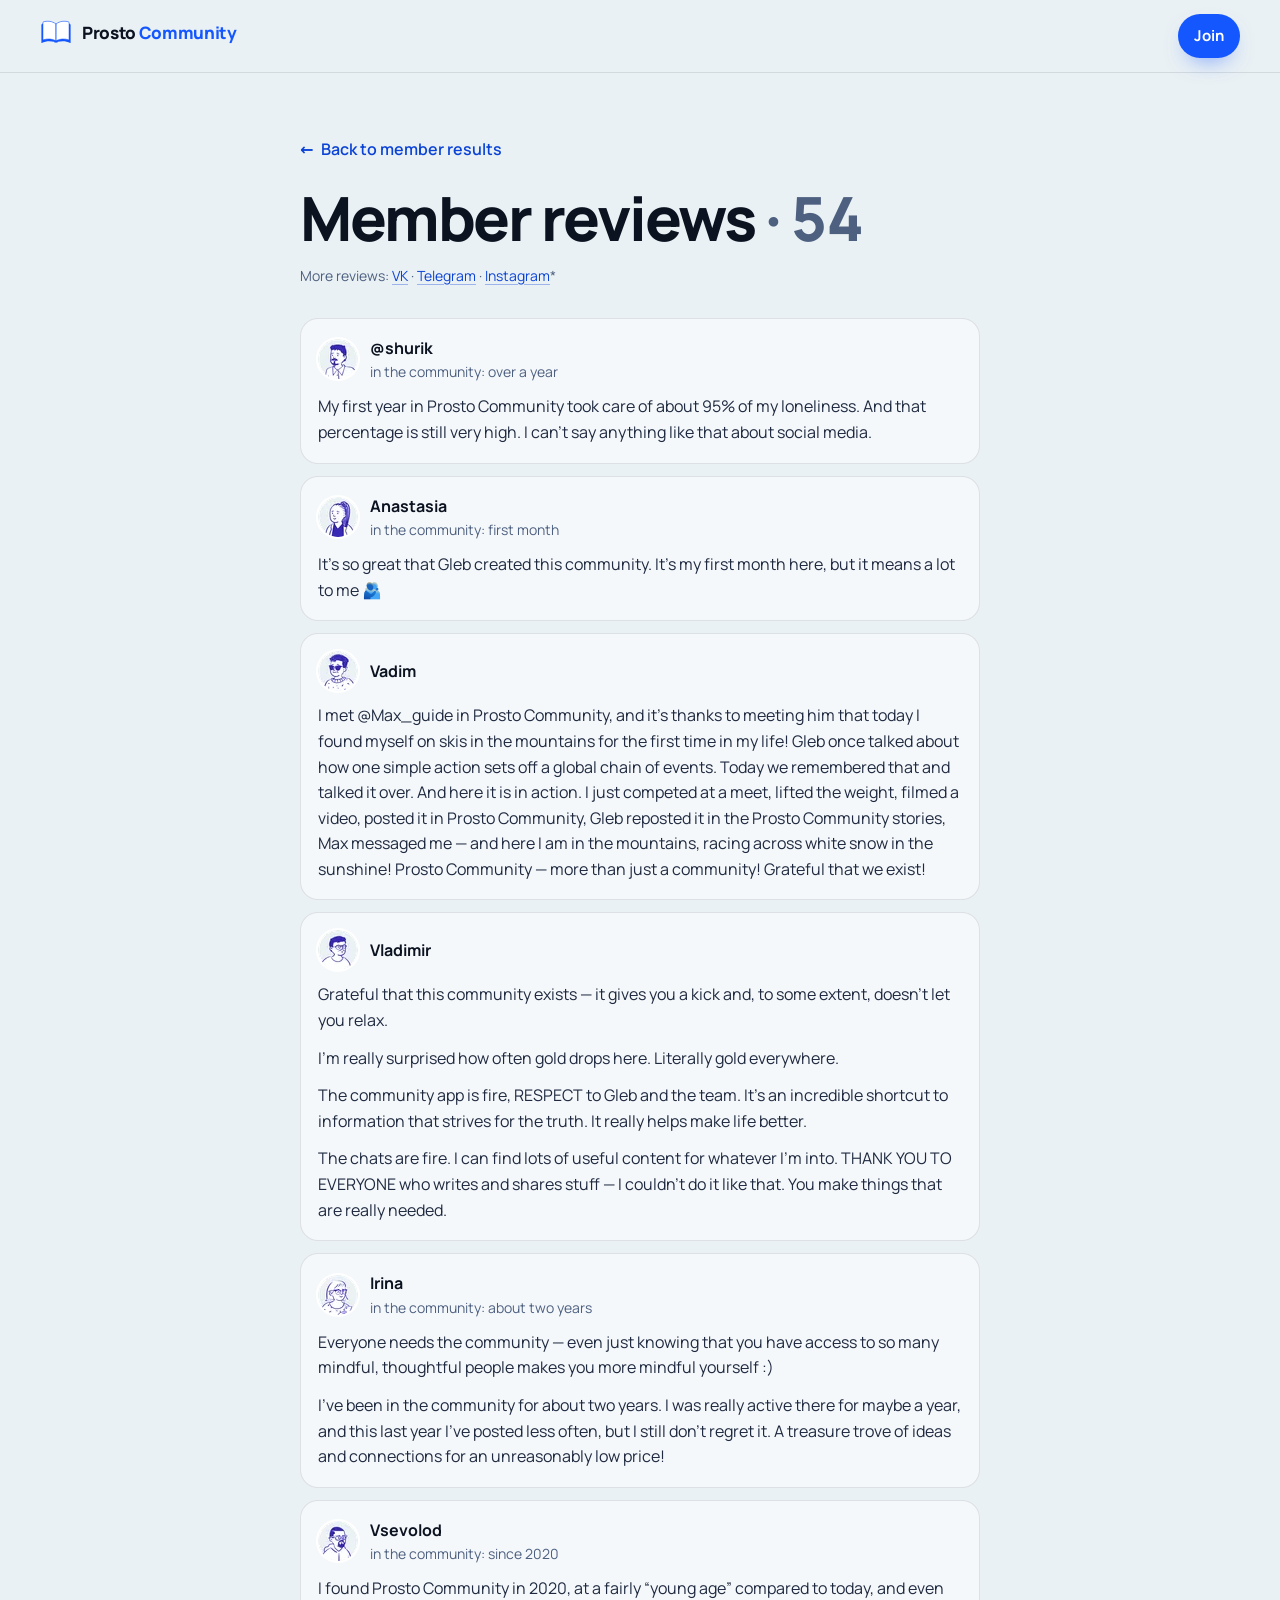
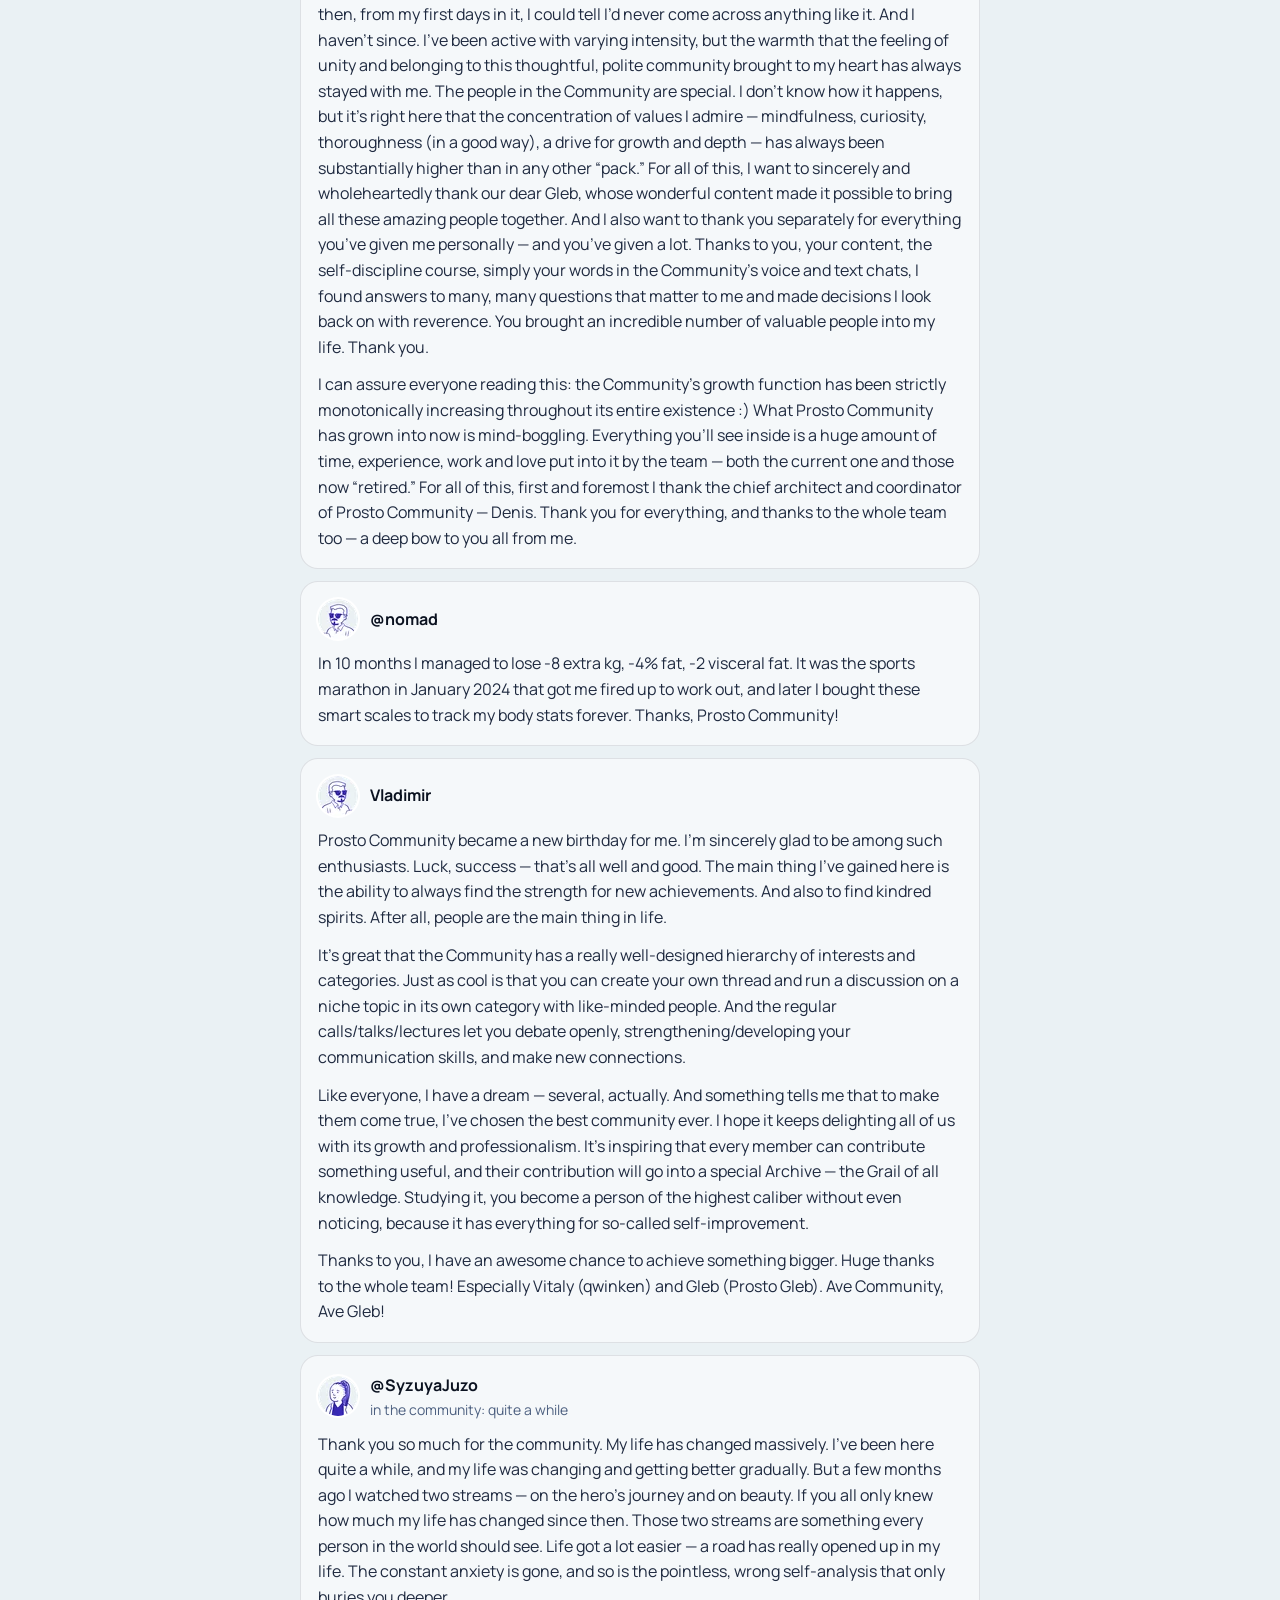
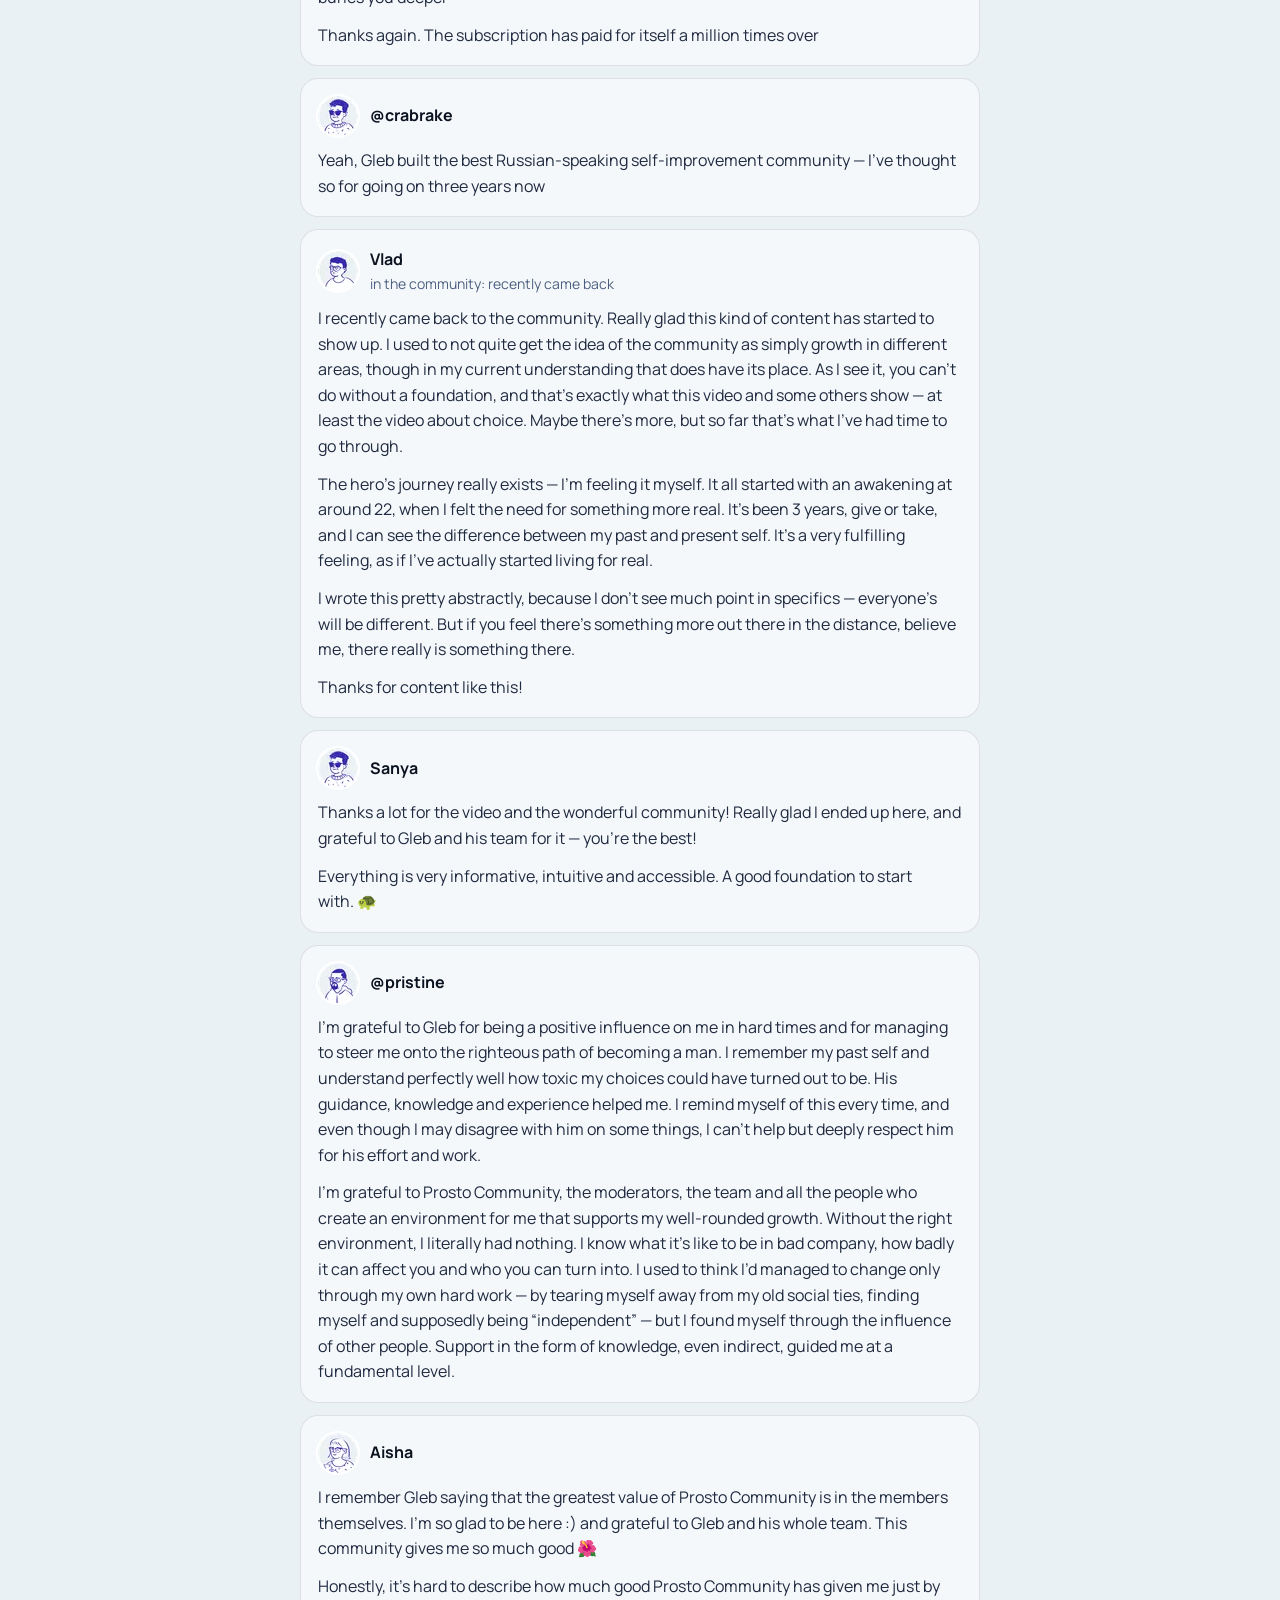
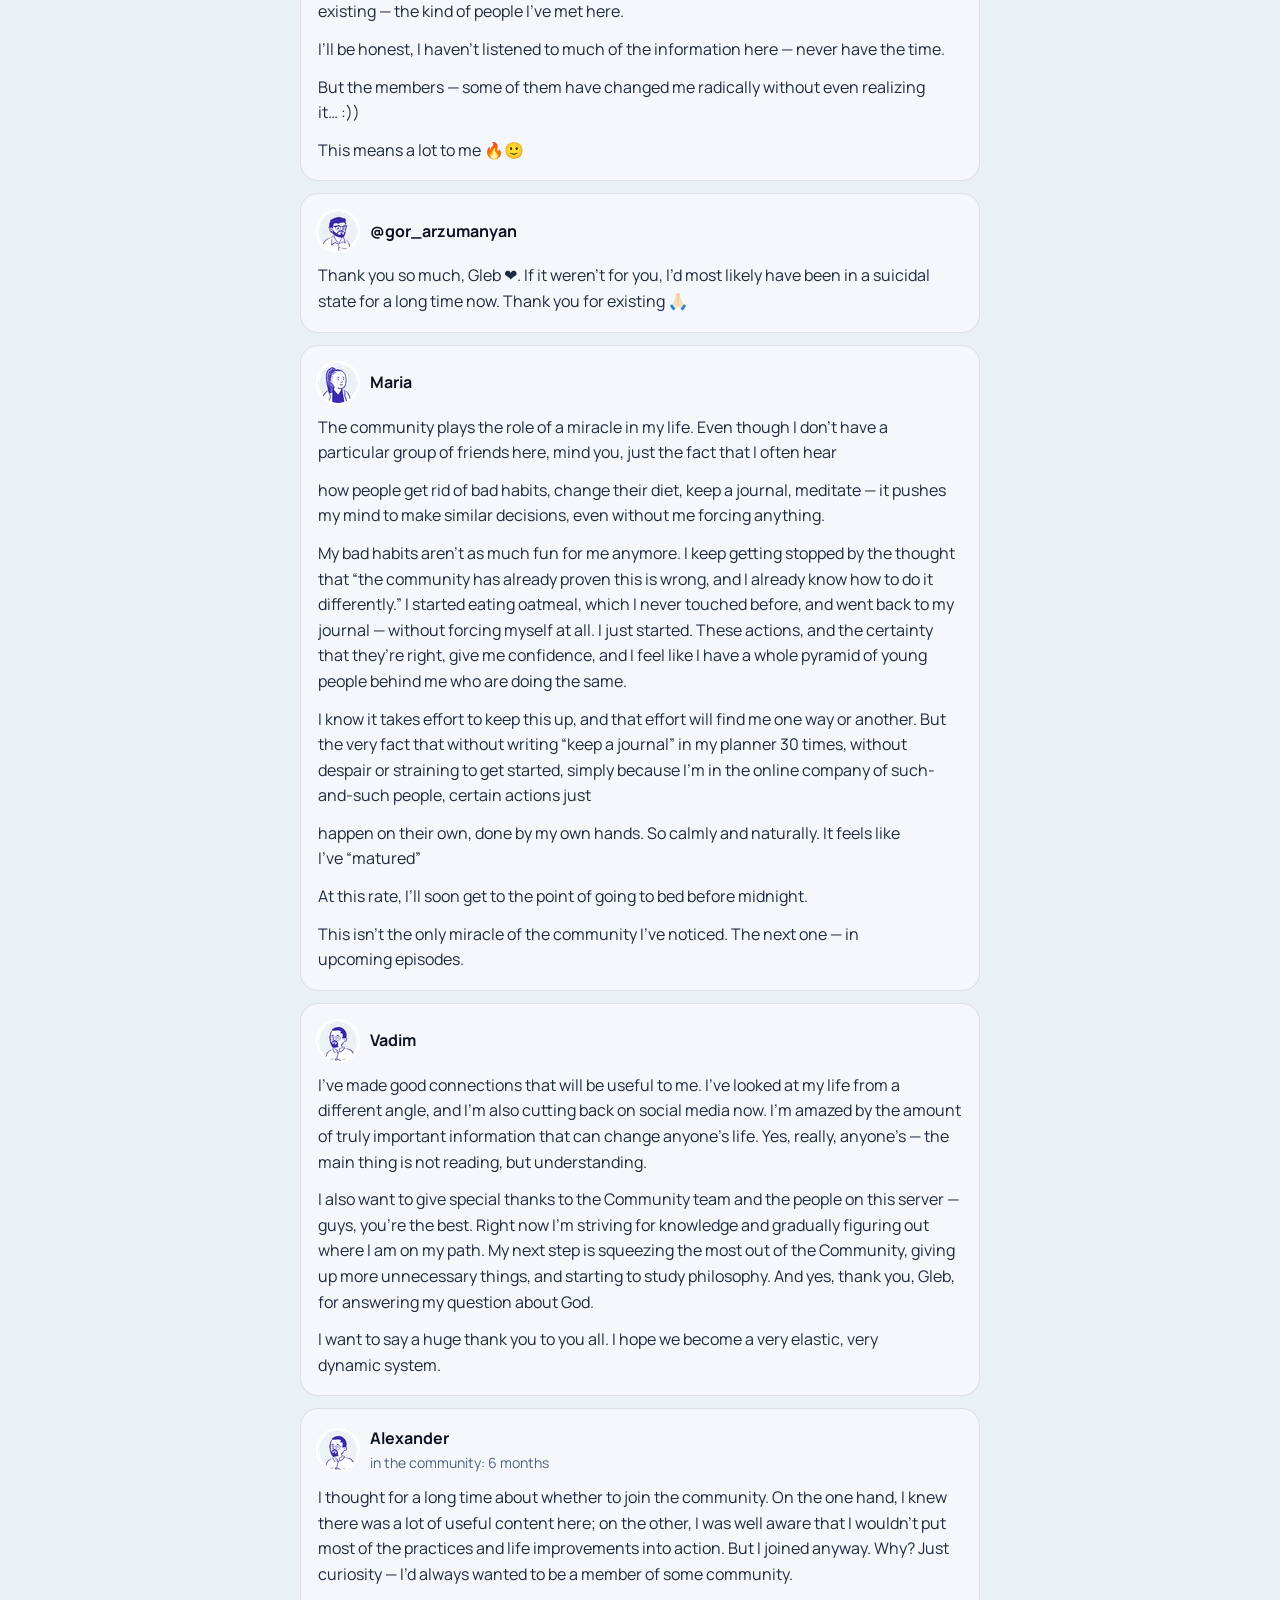
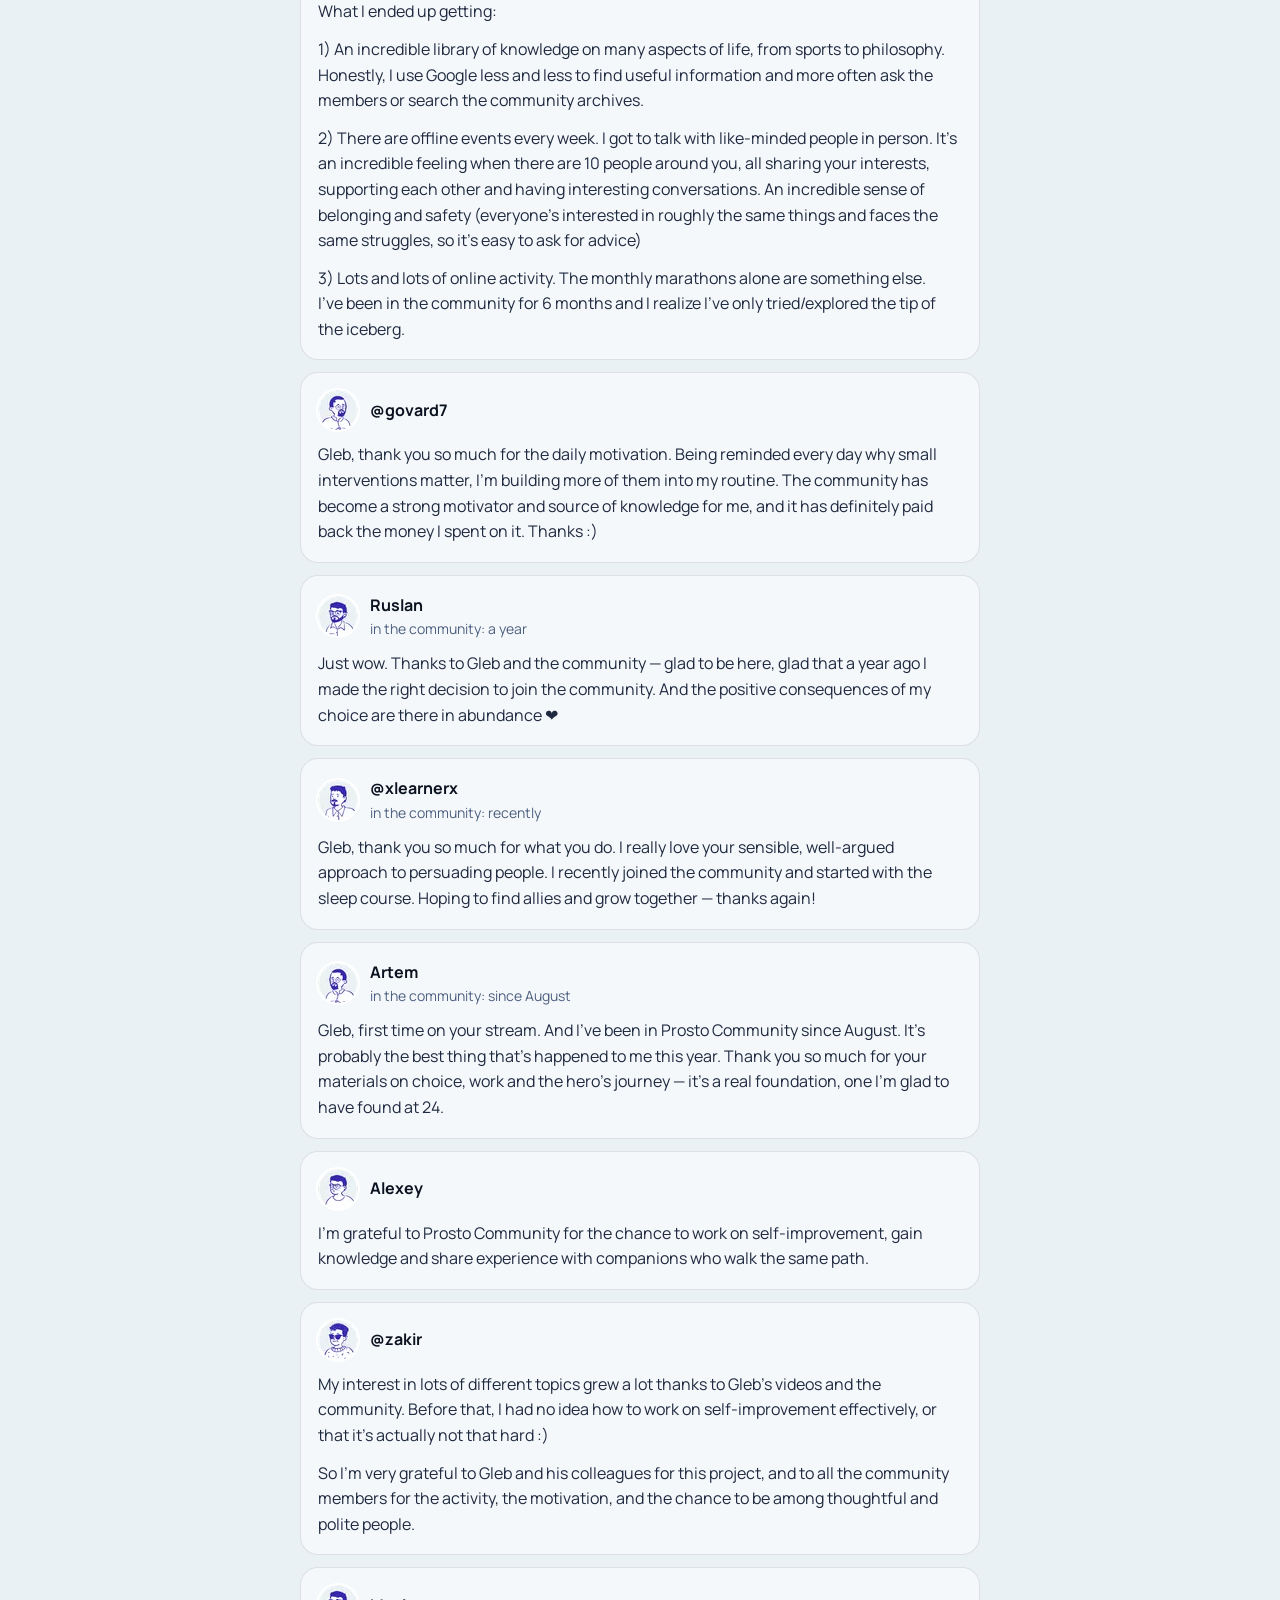
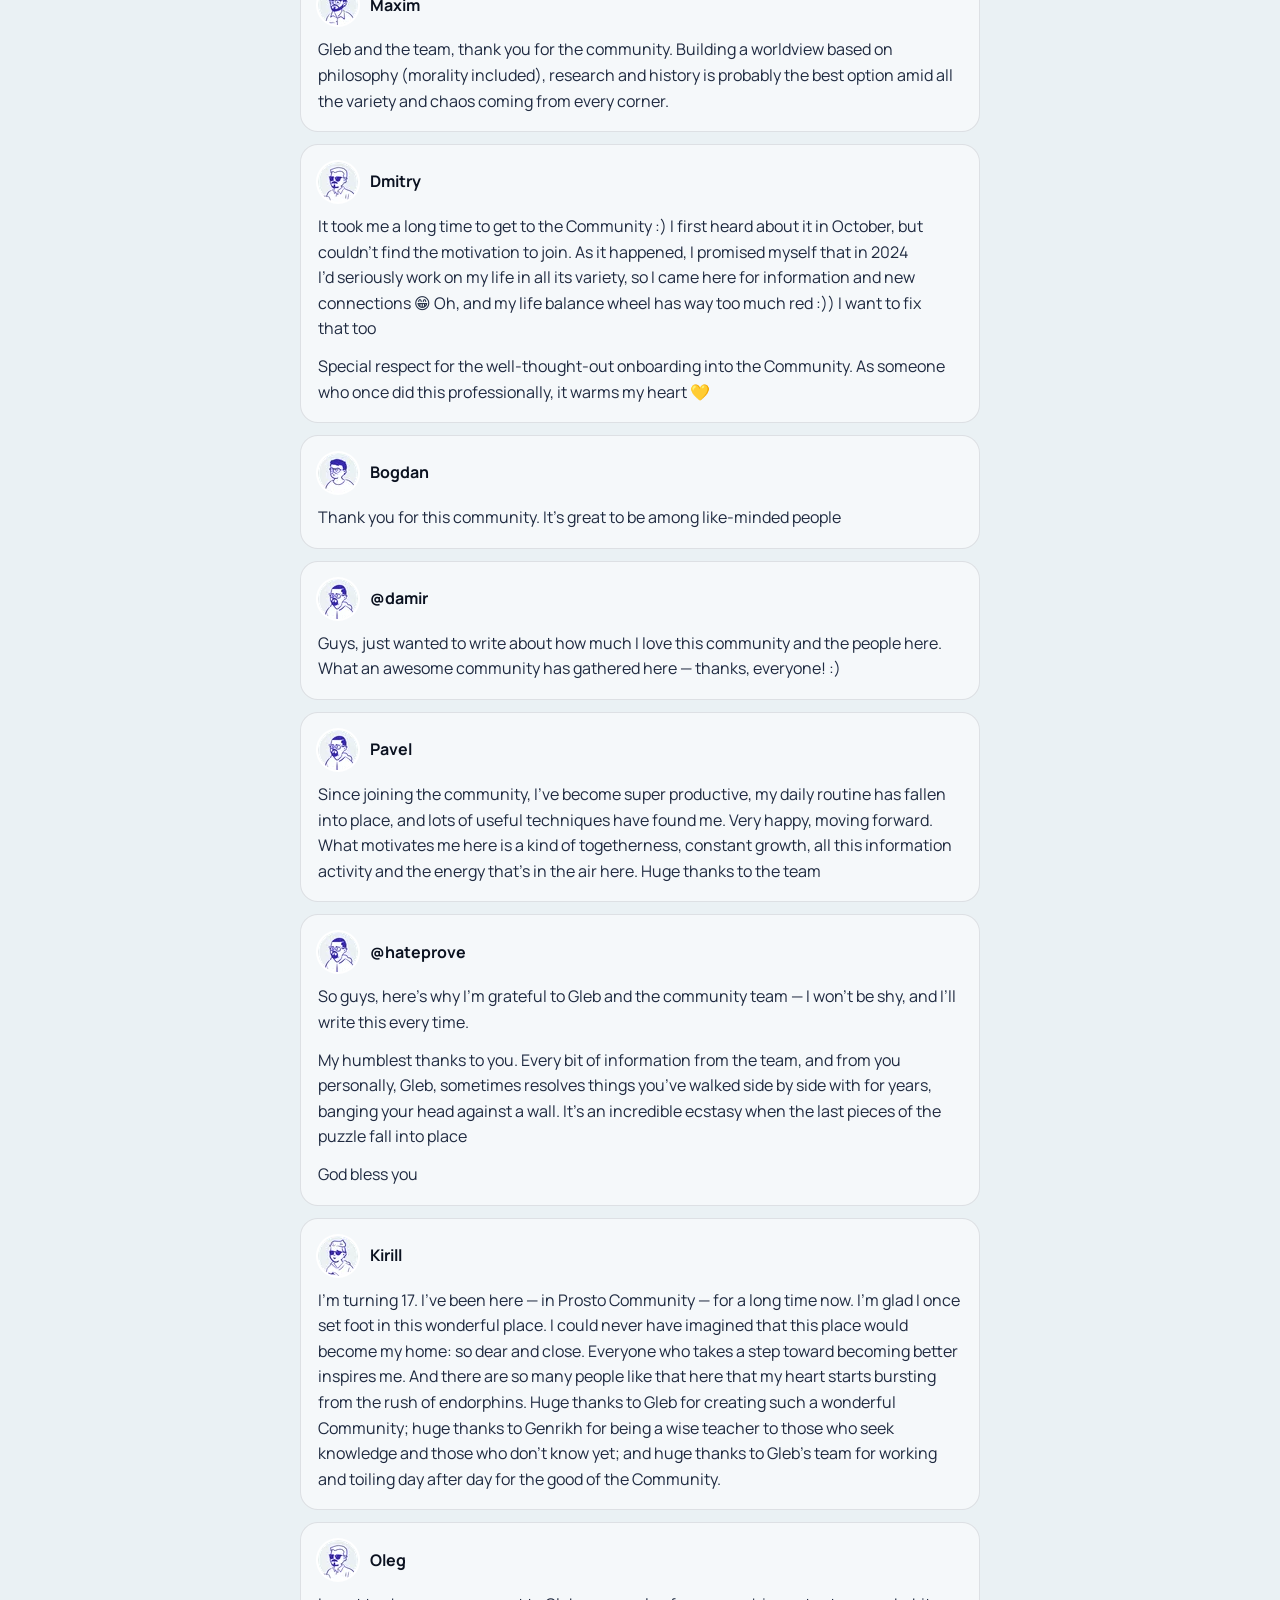
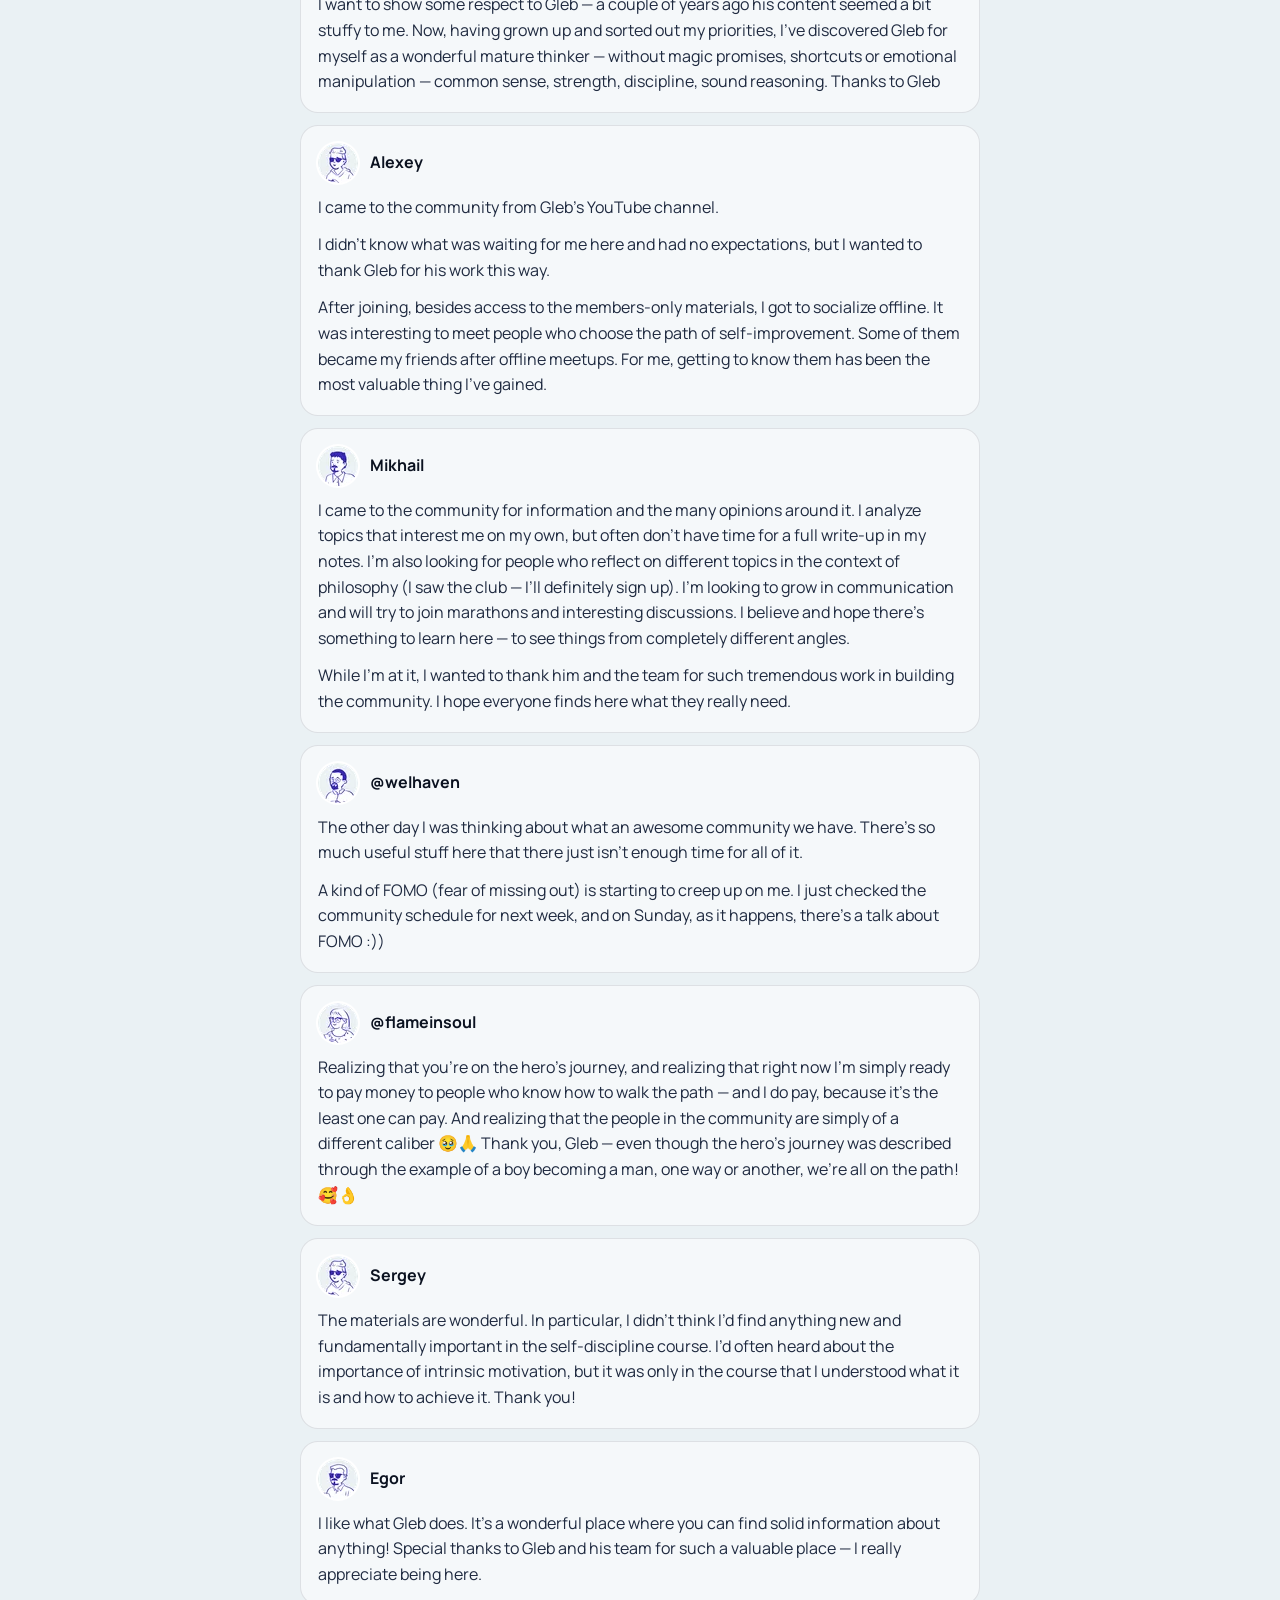
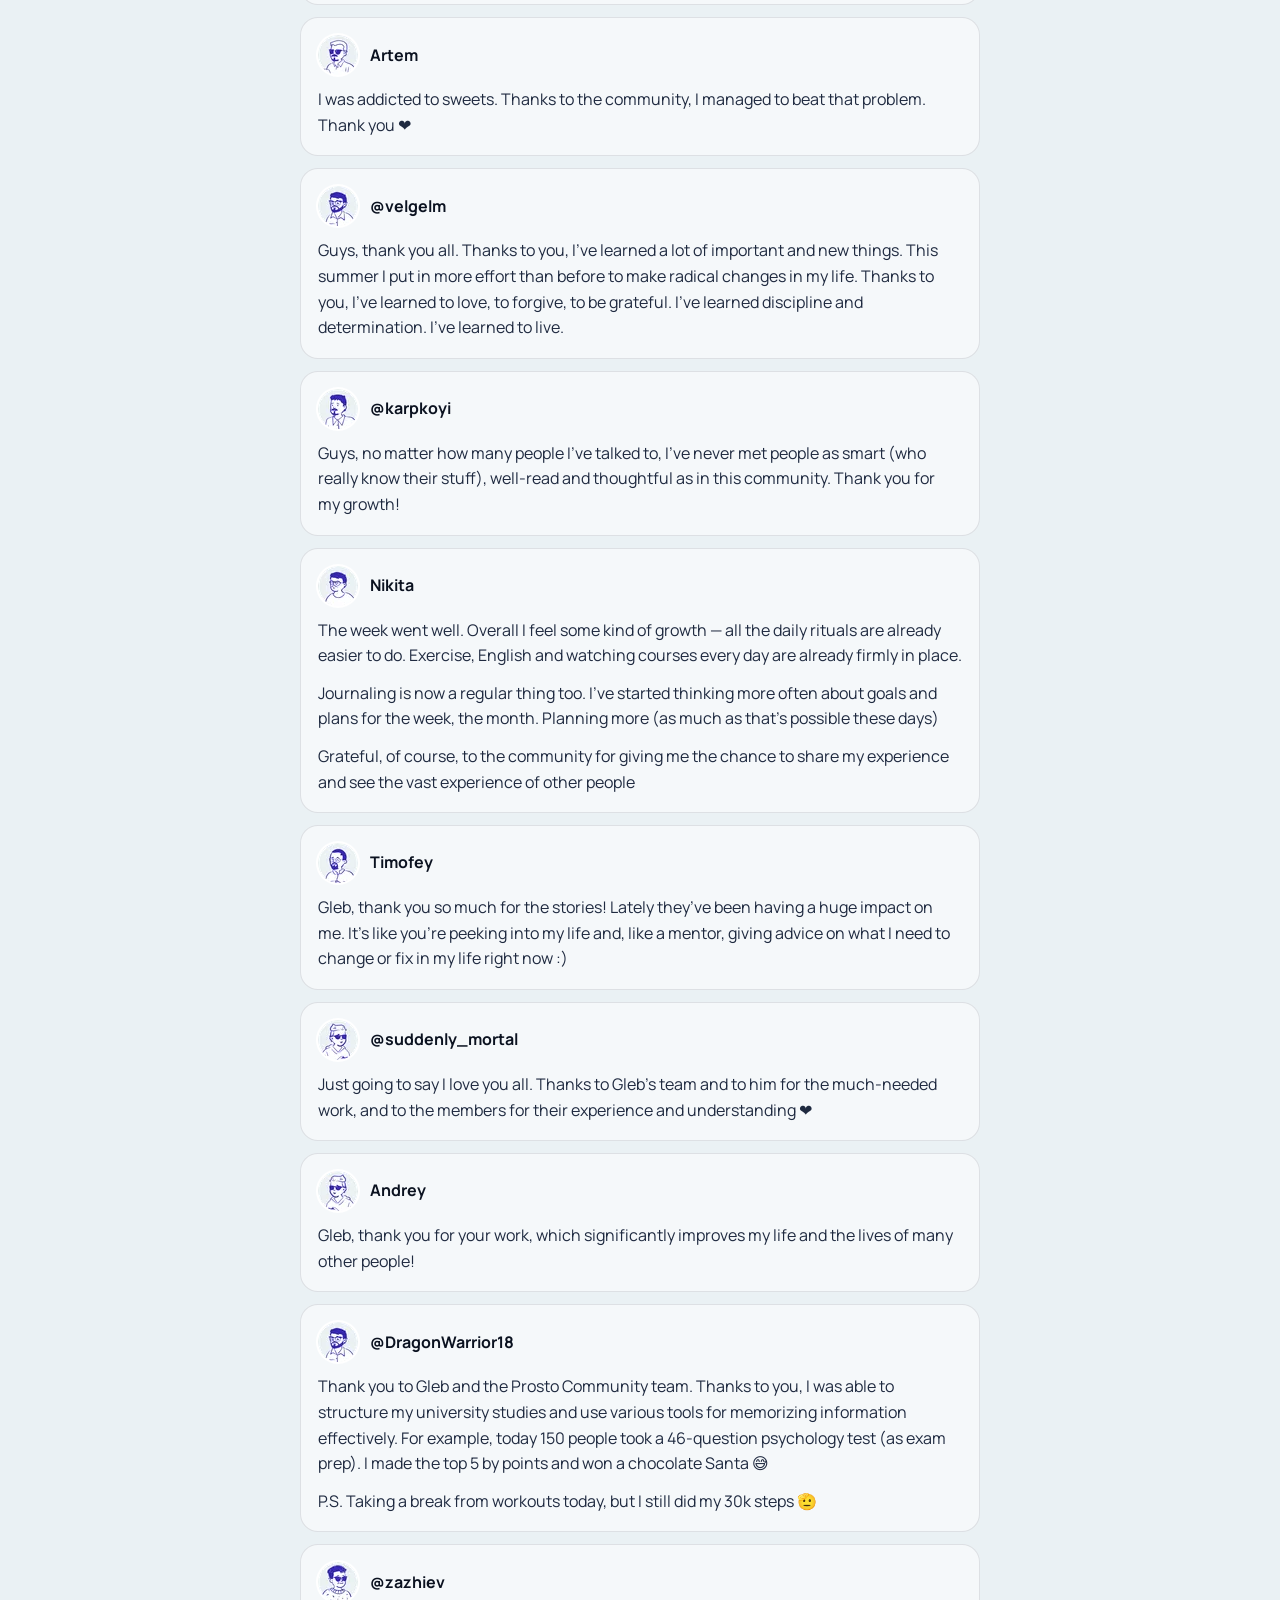
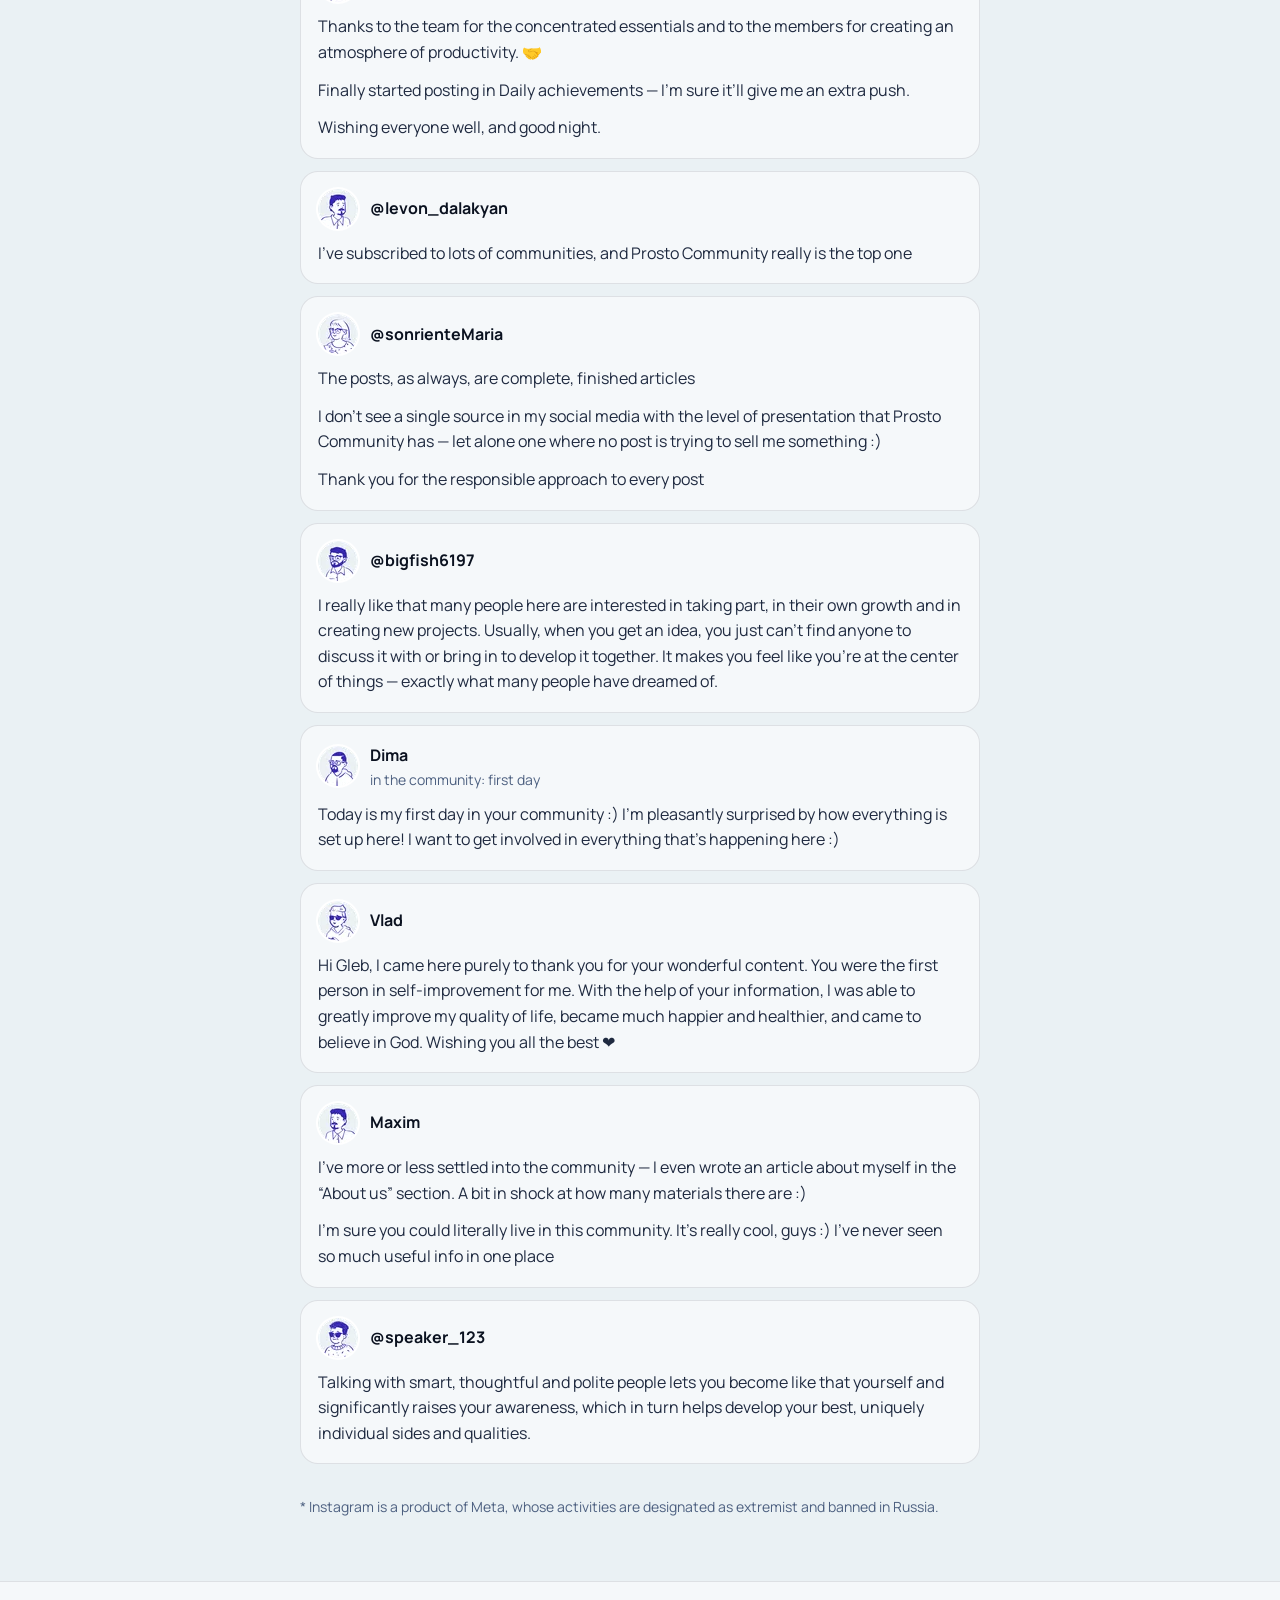
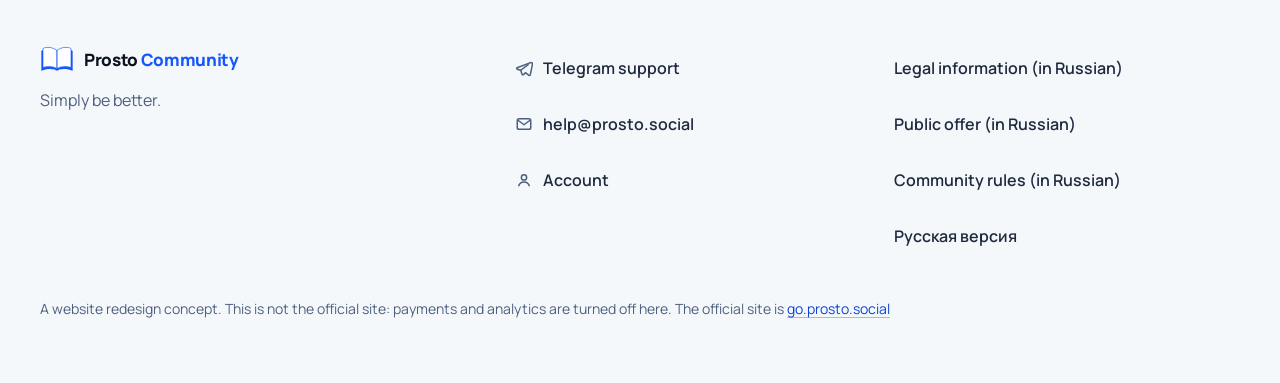
<file: en/reviews/index.html>
<!DOCTYPE html><html lang="en"><head><meta charset="utf-8"><meta name="viewport" content="width=device-width, initial-scale=1, viewport-fit=cover"><title>Member reviews — Prosto Community · concept</title><meta name="description" content="54 reviews from Prosto Community members, translated from Russian."><link rel="canonical" href="https://go.prosto.social/en/reviews/"><meta name="robots" content="noindex, nofollow"><meta name="theme-color" content="#EAF1F4"><meta name="format-detection" content="telephone=no"><link rel="preload" href="/en/fonts/manrope-cyrillic-wght-normal.woff2" as="font" type="font/woff2" crossorigin><link rel="preload" href="/en/fonts/manrope-latin-wght-normal.woff2" as="font" type="font/woff2" crossorigin><link rel="icon" type="image/svg+xml" href="/en/favicon/favicon.svg"><link rel="icon" type="image/png" href="/en/favicon/favicon-96x96.png" sizes="96x96"><link rel="shortcut icon" href="/en/favicon/favicon.ico"><link rel="apple-touch-icon" sizes="180x180" href="/en/favicon/apple-touch-icon.png"><link rel="manifest" href="/en/site.webmanifest"><meta name="apple-mobile-web-app-title" content="Prosto Community"><meta name="application-name" content="Prosto Community"><meta property="og:type" content="website"><meta property="og:site_name" content="Prosto Community"><meta property="og:locale" content="en_US"><meta property="og:url" content="https://prosto-concept.github.io/en/reviews/"><meta property="og:title" content="Prosto Community — a concept for the new website"><meta property="og:description" content="An interactive story of how the community works: 800+ materials, routes, your path and the result."><meta property="og:image" content="https://prosto-concept.github.io/og-en.png"><meta property="og:image:width" content="1200"><meta property="og:image:height" content="630"><meta property="og:image:alt" content="Prosto Community: 800+ materials, 7 years, 2,700+ members"><meta name="twitter:card" content="summary_large_image"><meta name="twitter:title" content="Prosto Community — a concept for the new website"><meta name="twitter:description" content="An interactive story of how the community works: 800+ materials, routes, your path and the result."><meta name="twitter:image" content="https://prosto-concept.github.io/og-en.png"><script>
(function(d){var h=d.documentElement;h.classList.add('js');
try{if(!matchMedia('(prefers-reduced-motion: reduce)').matches)h.classList.add('motion')}catch(e){h.classList.add('motion')}})(document);

</script><style>/*! tailwindcss v4.3.3 | MIT License | https://tailwindcss.com */
@layer properties{@supports (((-webkit-hyphens:none)) and (not (margin-trim:inline))) or ((-moz-orient:inline) and (not (color:rgb(from red r g b)))){*,:before,:after,::backdrop{--tw-rotate-x:initial;--tw-rotate-y:initial;--tw-rotate-z:initial;--tw-skew-x:initial;--tw-skew-y:initial;--tw-border-style:solid;--tw-leading:initial;--tw-font-weight:initial;--tw-tracking:initial;--tw-shadow:0 0 #0000;--tw-shadow-color:initial;--tw-shadow-alpha:100%;--tw-inset-shadow:0 0 #0000;--tw-inset-shadow-color:initial;--tw-inset-shadow-alpha:100%;--tw-ring-color:initial;--tw-ring-shadow:0 0 #0000;--tw-inset-ring-color:initial;--tw-inset-ring-shadow:0 0 #0000;--tw-ring-inset:initial;--tw-ring-offset-width:0px;--tw-ring-offset-color:#fff;--tw-ring-offset-shadow:0 0 #0000;--tw-outline-style:solid;--tw-blur:initial;--tw-brightness:initial;--tw-contrast:initial;--tw-grayscale:initial;--tw-hue-rotate:initial;--tw-invert:initial;--tw-opacity:initial;--tw-saturate:initial;--tw-sepia:initial;--tw-drop-shadow:initial;--tw-drop-shadow-color:initial;--tw-drop-shadow-alpha:100%;--tw-drop-shadow-size:initial;--tw-backdrop-blur:initial;--tw-backdrop-brightness:initial;--tw-backdrop-contrast:initial;--tw-backdrop-grayscale:initial;--tw-backdrop-hue-rotate:initial;--tw-backdrop-invert:initial;--tw-backdrop-opacity:initial;--tw-backdrop-saturate:initial;--tw-backdrop-sepia:initial;--tw-ease:initial}}}@layer theme{:root,:host{--font-sans:"Manrope", "Manrope Fallback", ui-sans-serif, system-ui, -apple-system, "Segoe UI", sans-serif;--font-mono:ui-monospace, "SF Mono", "JetBrains Mono", Menlo, Consolas, "Liberation Mono", monospace;--spacing:.25rem;--font-weight-semibold:600;--font-weight-bold:700;--font-weight-extrabold:800;--radius-lg:.5rem;--ease-in:cubic-bezier(.4, 0, 1, 1);--ease-out:cubic-bezier(0, 0, .2, 1);--ease-in-out:cubic-bezier(.4, 0, .2, 1);--default-transition-duration:.15s;--default-transition-timing-function:cubic-bezier(.4, 0, .2, 1);--default-font-family:var(--font-sans);--default-mono-font-family:var(--font-mono);--color-bg:#eaf1f4;--color-bg-deep:#dde7ed;--color-surface:#f5f8fa;--color-paper:#fff;--color-ink:#0b1220;--color-ink-2:#1f2a40;--color-muted:#4d6080;--color-faint:#8a9ab8;--color-line:#0b12201a;--color-line-strong:#0b12202e;--color-accent:#1557ff;--color-accent-ink:#0b43d6;--color-accent-soft:#dce6ff;--color-accent-wash:#eef3ff;--color-night:#0a1433;--color-night-2:#121e45;--color-on-night:#e8eeff;--color-on-night-muted:#a9b6d9;--color-accent-bright:#7f9dff;--color-positive:#1d7f55;--text-mega:clamp(5.5rem, 1.6rem + 17vw, 17rem);--text-mega--line-height:.82;--text-mega--letter-spacing:-.055em;--text-mega--font-weight:800;--text-display:clamp(2.6rem, 1.2rem + 5.6vw, 6.4rem);--text-display--line-height:.98;--text-display--letter-spacing:-.04em;--text-display--font-weight:800;--text-h2:clamp(2.05rem, 1.25rem + 3.2vw, 4.1rem);--text-h2--line-height:1.02;--text-h2--letter-spacing:-.035em;--text-h2--font-weight:780;--text-h3:clamp(1.25rem, 1.02rem + .9vw, 1.75rem);--text-h3--line-height:1.16;--text-h3--letter-spacing:-.02em;--text-h3--font-weight:720;--text-lead:clamp(1.0625rem, .97rem + .42vw, 1.3125rem);--text-lead--line-height:1.55;--text-body:1rem;--text-body--line-height:1.6;--text-small:.875rem;--text-small--line-height:1.5;--text-label:.75rem;--text-label--line-height:1.25;--text-label--letter-spacing:.08em;--radius-card:20px;--radius-panel:28px;--radius-chip:999px;--shadow-hair:0 0 0 1px #0b12200f;--shadow-soft:0 1px 2px #0b12200d, 0 10px 28px -14px #142d5b38;--shadow-lift:0 2px 6px #0b12200d, 0 28px 56px -24px #142d5b57;--shadow-phone:0 2px 6px #0b122014, 0 40px 90px -30px #142d5b73;--ease-out-soft:cubic-bezier(.22, .7, .18, 1);--ease-in-out-soft:cubic-bezier(.65, 0, .35, 1);--ease-spring-soft:cubic-bezier(.34, 1.26, .64, 1);--breakpoint-xs:23.4375rem}}@layer base{*,:after,:before,::backdrop{box-sizing:border-box;border:0 solid;margin:0;padding:0}::file-selector-button{box-sizing:border-box;border:0 solid;margin:0;padding:0}html,:host{-webkit-text-size-adjust:100%;tab-size:4;line-height:1.5;font-family:var(--default-font-family,-apple-system, BlinkMacSystemFont, "Segoe UI", Roboto, "Helvetica Neue", "Noto Sans", Arial, sans-serif, "Apple Color Emoji", "Segoe UI Emoji", "Segoe UI Symbol", "Noto Color Emoji");font-feature-settings:var(--default-font-feature-settings,normal);font-variation-settings:var(--default-font-variation-settings,normal);-webkit-tap-highlight-color:transparent}hr{height:0;color:inherit;border-top-width:1px}abbr:where([title]){text-decoration:underline dotted}h1,h2,h3,h4,h5,h6{font-size:inherit;font-weight:inherit}a{color:inherit;-webkit-text-decoration:inherit;-webkit-text-decoration:inherit;-webkit-text-decoration:inherit;text-decoration:inherit}b,strong{font-weight:bolder}code,kbd,samp,pre{font-family:var(--default-mono-font-family,ui-monospace, SFMono-Regular, Menlo, Monaco, Consolas, "Liberation Mono", "Courier New", monospace);font-feature-settings:var(--default-mono-font-feature-settings,normal);font-variation-settings:var(--default-mono-font-variation-settings,normal);font-size:1em}small{font-size:80%}sub,sup{vertical-align:baseline;font-size:75%;line-height:0;position:relative}sub{bottom:-.25em}sup{top:-.5em}table{text-indent:0;border-color:inherit;border-collapse:collapse}:-moz-focusring:where(:not(iframe)){outline:auto}progress{vertical-align:baseline}summary{display:list-item}ol,ul,menu{list-style:none}img,svg,video,canvas,audio,iframe,embed,object{vertical-align:middle;display:block}img,video{max-width:100%;height:auto}button,input,select,optgroup,textarea{font:inherit;font-feature-settings:inherit;font-variation-settings:inherit;letter-spacing:inherit;color:inherit;opacity:1;background-color:#0000;border-radius:0}::file-selector-button{font:inherit;font-feature-settings:inherit;font-variation-settings:inherit;letter-spacing:inherit;color:inherit;opacity:1;background-color:#0000;border-radius:0}:where(select:is([multiple],[size])) optgroup{font-weight:bolder}:where(select:is([multiple],[size])) optgroup option{padding-inline-start:20px}::file-selector-button{margin-inline-end:4px}::placeholder{opacity:1}@supports (not ((-webkit-appearance:-apple-pay-button))) or (contain-intrinsic-size:1px){::placeholder{color:currentColor}@supports (color:color-mix(in lab, red, red)){::placeholder{color:color-mix(in oklab, currentcolor 50%, transparent)}}}textarea{resize:vertical}::-webkit-search-decoration{-webkit-appearance:none}::-webkit-date-and-time-value{min-height:1lh;text-align:inherit}::-webkit-datetime-edit{display:inline-flex}::-webkit-datetime-edit-fields-wrapper{padding:0}::-webkit-datetime-edit{padding-block:0}::-webkit-datetime-edit-year-field{padding-block:0}::-webkit-datetime-edit-month-field{padding-block:0}::-webkit-datetime-edit-day-field{padding-block:0}::-webkit-datetime-edit-hour-field{padding-block:0}::-webkit-datetime-edit-minute-field{padding-block:0}::-webkit-datetime-edit-second-field{padding-block:0}::-webkit-datetime-edit-millisecond-field{padding-block:0}::-webkit-datetime-edit-meridiem-field{padding-block:0}::-webkit-calendar-picker-indicator{line-height:1}:-moz-ui-invalid{box-shadow:none}button,input:where([type=button],[type=reset],[type=submit]){appearance:button}::file-selector-button{appearance:button}::-webkit-inner-spin-button{height:auto}::-webkit-outer-spin-button{height:auto}[hidden]:where(:not([hidden=until-found])){display:none!important}html{background:var(--color-bg);color:var(--color-ink);font-family:var(--font-sans);-webkit-font-smoothing:antialiased;-moz-osx-font-smoothing:grayscale;text-rendering:optimizelegibility;scroll-padding-top:calc(var(--header-h) + 12px);-webkit-text-size-adjust:100%}body{min-height:100vh;font-size:var(--text-body);line-height:var(--text-body--line-height);font-feature-settings:"ss01" off;overflow-x:clip}::selection{background:var(--color-accent);color:#fff}:focus-visible{outline:2.5px solid var(--color-accent);outline-offset:3px;border-radius:6px}.on-night :focus-visible{outline-color:var(--color-accent-bright)}h1,h2,h3,h4{text-wrap:balance}p{text-wrap:pretty}img,svg,canvas{display:block}button{cursor:pointer}[hidden]{display:none!important}}@layer components{.container-x{width:100%;max-width:1320px;padding-inline:var(--gutter);margin-inline:auto}.section-pad{padding-block:clamp(88px,12vh + 24px,168px)}.eyebrow{font-family:var(--font-mono);font-size:var(--text-label);line-height:var(--text-label--line-height);letter-spacing:.12em;text-transform:uppercase;color:var(--color-muted);align-items:center;gap:10px;display:inline-flex}.eyebrow:before{content:"";background:var(--color-accent);border-radius:2px;width:18px;height:2px}.on-night .eyebrow{color:var(--color-on-night-muted)}.on-night .eyebrow:before{background:var(--color-accent-bright)}.eyebrow-thread{position:relative}.eyebrow-thread:after{content:"";background:linear-gradient(to bottom, #1557ff00, var(--color-accent) 75%);transform-origin:50% 0;width:2px;height:clamp(44px,6vw,88px);transition:transform 1.1s var(--ease-out-soft);border-radius:2px;position:absolute;bottom:calc(50% - 1px);left:0}.justify-center.eyebrow-thread:after{bottom:100%;left:calc(50% - 1px)}.on-night .eyebrow-thread:after{background:linear-gradient(to bottom, #7f9dff00, var(--color-accent-bright) 75%)}html.motion .eyebrow-thread:not(.is-in):after{transform:scaleY(0)}.mono{font-family:var(--font-mono);font-feature-settings:"tnum" 1}.tnum{font-variant-numeric:tabular-nums}.btn{border-radius:var(--radius-chip);letter-spacing:-.005em;white-space:nowrap;min-height:52px;transition:transform var(--dur-micro) var(--ease-out-soft), background-color var(--dur-micro) ease, color var(--dur-micro) ease, box-shadow var(--dur-micro) ease, border-color var(--dur-micro) ease;-webkit-tap-highlight-color:transparent;justify-content:center;align-items:center;gap:.55em;padding:0 24px;font-size:1rem;font-weight:700;line-height:1.1;text-decoration:none;display:inline-flex;position:relative}.btn:active{transform:scale(.98)}.btn-primary{background:var(--color-accent);color:#fff;box-shadow:0 10px 24px -12px #1557ffbf}@media (hover:hover){.btn-primary:hover{background:var(--color-accent-ink);transform:translateY(-1px);box-shadow:0 14px 28px -12px #1557ffcc}}.btn-primary:focus-visible{background:var(--color-accent-ink);transform:translateY(-1px);box-shadow:0 14px 28px -12px #1557ffcc}.btn-secondary{color:var(--color-ink);box-shadow:inset 0 0 0 1.5px var(--color-line-strong);background:#ffffff8c}@media (hover:hover){.btn-secondary:hover{background:#fff;box-shadow:inset 0 0 0 1.5px #0b122052}}.btn-secondary:focus-visible{background:#fff;box-shadow:inset 0 0 0 1.5px #0b122052}.on-night .btn-secondary{color:var(--color-on-night);background:0 0;box-shadow:inset 0 0 0 1.5px #e8eeff47}.btn-lg{min-height:60px;padding:0 30px;font-size:1.0625rem}.btn-sm{min-height:44px;padding:0 16px;font-size:.9375rem}.ext-arrow{transition:transform var(--dur-micro) var(--ease-out-soft);font-weight:500;display:inline-block}.btn:hover .ext-arrow,a:hover>.ext-arrow{transform:translate(2px,-2px)}.btn .btn-arrow{transition:transform var(--dur-micro) var(--ease-out-soft)}.btn:hover .btn-arrow{transform:translate(3px)}.link{color:var(--color-accent-ink);text-underline-offset:3px;transition:text-decoration-color var(--dur-micro) ease;text-decoration:underline 1px #0b43d659}.link:hover{text-decoration-color:currentColor}.card{background:var(--color-paper);border-radius:var(--radius-card);box-shadow:var(--shadow-hair), var(--shadow-soft)}.chip{border-radius:var(--radius-chip);height:30px;box-shadow:inset 0 0 0 1px var(--color-line);color:var(--color-ink-2);white-space:nowrap;background:#ffffffb3;align-items:center;gap:6px;padding:0 12px;font-size:.8125rem;font-weight:650;display:inline-flex}.type-tag{font-family:var(--font-mono);letter-spacing:.08em;text-transform:uppercase;color:var(--color-accent-ink);font-size:.75rem}.ph{max-width:100%;color:var(--color-ink-2);font-family:var(--font-mono);letter-spacing:.02em;text-transform:uppercase;white-space:normal;background:#ffffff8c;border:1.5px dashed #0b122047;border-radius:8px;align-items:center;gap:6px;padding:4px 10px;font-size:.75rem;line-height:1.35;display:inline-flex}.on-night .ph{color:var(--color-on-night-muted);background:#e8eeff0f;border-color:#e8eeff59}.ph-block{text-align:center;border-radius:inherit;justify-content:center;align-items:center;width:100%;height:100%;min-height:120px;display:flex}.dot-grid{background-image:radial-gradient(#0b122013 1px,#0000 1.3px);background-position:-11px -11px;background-size:22px 22px}.on-night .dot-grid,.dot-grid-night{background-image:radial-gradient(#e8eeff14 1px,#0000 1.3px);background-size:22px 22px}.visually-hidden{clip:rect(0 0 0 0);white-space:nowrap;border:0;width:1px;height:1px;margin:-1px;padding:0;overflow:hidden;position:absolute!important}}@layer utilities{.\@container{container-type:inline-size}.visible{visibility:visible}.absolute{position:absolute}.fixed{position:fixed}.relative{position:relative}.sticky{position:sticky}.container{width:100%}@media (width>=23.4375rem){.container{max-width:23.4375rem}}@media (width>=40rem){.container{max-width:40rem}}@media (width>=48rem){.container{max-width:48rem}}@media (width>=64rem){.container{max-width:64rem}}@media (width>=80rem){.container{max-width:80rem}}@media (width>=96rem){.container{max-width:96rem}}.mx-auto{margin-inline:auto}.mt-2{margin-top:calc(var(--spacing) * 2)}.mt-3{margin-top:calc(var(--spacing) * 3)}.mt-4{margin-top:calc(var(--spacing) * 4)}.mt-5{margin-top:calc(var(--spacing) * 5)}.mt-6{margin-top:calc(var(--spacing) * 6)}.mt-7{margin-top:calc(var(--spacing) * 7)}.mt-8{margin-top:calc(var(--spacing) * 8)}.-ml-2\.5{margin-left:calc(var(--spacing) * -2.5)}.\!grid{display:grid!important}.block{display:block}.flex{display:flex}.grid{display:grid}.hidden{display:none}.inline{display:inline}.inline-flex{display:inline-flex}.table{display:table}.h-\[var\(--header-h\)\]{height:var(--header-h)}.w-full{width:100%}.max-w-\[40rem\]{max-width:40rem}.max-w-\[56rem\]{max-width:56rem}.max-w-\[760px\]{max-width:760px}.min-w-0{min-width:0}.flex-shrink{flex-shrink:1}.shrink-0{flex-shrink:0}.flex-grow,.grow{flex-grow:1}.transform{transform:var(--tw-rotate-x,) var(--tw-rotate-y,) var(--tw-rotate-z,) var(--tw-skew-x,) var(--tw-skew-y,)}.resize{resize:both}.flex-wrap{flex-wrap:wrap}.content-start{align-content:flex-start}.items-baseline{align-items:baseline}.items-center{align-items:center}.items-start{align-items:flex-start}.justify-between{justify-content:space-between}.justify-center{justify-content:center}.gap-1{gap:var(--spacing)}.gap-2{gap:calc(var(--spacing) * 2)}.gap-2\.5{gap:calc(var(--spacing) * 2.5)}.gap-3{gap:calc(var(--spacing) * 3)}.gap-4{gap:calc(var(--spacing) * 4)}.gap-6{gap:calc(var(--spacing) * 6)}.gap-8{gap:calc(var(--spacing) * 8)}.gap-10{gap:calc(var(--spacing) * 10)}.gap-x-2{column-gap:calc(var(--spacing) * 2)}.gap-y-1{row-gap:var(--spacing)}.overflow-visible{overflow:visible}.rounded-card{border-radius:var(--radius-card)}.rounded-full{border-radius:2147483647px}.rounded-lg{border-radius:var(--radius-lg)}.rounded-panel{border-radius:var(--radius-panel)}.border{border-style:var(--tw-border-style);border-width:1px}.border-t{border-top-style:var(--tw-border-style);border-top-width:1px}.border-b{border-bottom-style:var(--tw-border-style);border-bottom-width:1px}.border-line{border-color:var(--color-line)}.bg-accent{background-color:var(--color-accent)}.bg-bg{background-color:var(--color-bg)}.bg-bg-deep{background-color:var(--color-bg-deep)}.bg-paper{background-color:var(--color-paper)}.bg-surface{background-color:var(--color-surface)}.object-cover{object-fit:cover}.py-12{padding-block:calc(var(--spacing) * 12)}.py-14{padding-block:calc(var(--spacing) * 14)}.text-center{text-align:center}.text-left{text-align:left}.text-display{font-size:var(--text-display);line-height:var(--tw-leading,var(--text-display--line-height));letter-spacing:var(--tw-tracking,var(--text-display--letter-spacing));font-weight:var(--tw-font-weight,var(--text-display--font-weight))}.text-h2{font-size:var(--text-h2);line-height:var(--tw-leading,var(--text-h2--line-height));letter-spacing:var(--tw-tracking,var(--text-h2--letter-spacing));font-weight:var(--tw-font-weight,var(--text-h2--font-weight))}.text-h3{font-size:var(--text-h3);line-height:var(--tw-leading,var(--text-h3--line-height));letter-spacing:var(--tw-tracking,var(--text-h3--letter-spacing));font-weight:var(--tw-font-weight,var(--text-h3--font-weight))}.text-mega{font-size:var(--text-mega);line-height:var(--tw-leading,var(--text-mega--line-height));letter-spacing:var(--tw-tracking,var(--text-mega--letter-spacing));font-weight:var(--tw-font-weight,var(--text-mega--font-weight))}.text-label{font-size:var(--text-label);line-height:var(--tw-leading,var(--text-label--line-height));letter-spacing:var(--tw-tracking,var(--text-label--letter-spacing))}.text-body{font-size:var(--text-body);line-height:var(--tw-leading,var(--text-body--line-height))}.text-lead{font-size:var(--text-lead);line-height:var(--tw-leading,var(--text-lead--line-height))}.text-small{font-size:var(--text-small);line-height:var(--tw-leading,var(--text-small--line-height))}.text-\[1\.5rem\]{font-size:1.5rem}.text-\[1\.375rem\]{font-size:1.375rem}.text-\[1\.0625rem\]{font-size:1.0625rem}.leading-none{--tw-leading:1;line-height:1}.font-bold{--tw-font-weight:var(--font-weight-bold);font-weight:var(--font-weight-bold)}.font-extrabold{--tw-font-weight:var(--font-weight-extrabold);font-weight:var(--font-weight-extrabold)}.font-semibold{--tw-font-weight:var(--font-weight-semibold);font-weight:var(--font-weight-semibold)}.tracking-\[-0\.02em\]{--tw-tracking:-.02em;letter-spacing:-.02em}.text-wrap{text-wrap:wrap}.text-accent{color:var(--color-accent)}.text-accent-bright{color:var(--color-accent-bright)}.text-accent-ink{color:var(--color-accent-ink)}.text-ink{color:var(--color-ink)}.text-ink-2{color:var(--color-ink-2)}.text-muted{color:var(--color-muted)}.text-on-night{color:var(--color-on-night)}.text-on-night-muted{color:var(--color-on-night-muted)}.accent-ink{accent-color:var(--color-ink)}.shadow-hair{--tw-shadow:0 0 0 1px var(--tw-shadow-color,#0b12200f);box-shadow:var(--tw-inset-shadow), var(--tw-inset-ring-shadow), var(--tw-ring-offset-shadow), var(--tw-ring-shadow), var(--tw-shadow)}.shadow-lift{--tw-shadow:0 2px 6px var(--tw-shadow-color,#0b12200d), 0 28px 56px -24px var(--tw-shadow-color,#142d5b57);box-shadow:var(--tw-inset-shadow), var(--tw-inset-ring-shadow), var(--tw-ring-offset-shadow), var(--tw-ring-shadow), var(--tw-shadow)}.shadow-phone{--tw-shadow:0 2px 6px var(--tw-shadow-color,#0b122014), 0 40px 90px -30px var(--tw-shadow-color,#142d5b73);box-shadow:var(--tw-inset-shadow), var(--tw-inset-ring-shadow), var(--tw-ring-offset-shadow), var(--tw-ring-shadow), var(--tw-shadow)}.shadow-soft{--tw-shadow:0 1px 2px var(--tw-shadow-color,#0b12200d), 0 10px 28px -14px var(--tw-shadow-color,#142d5b38);box-shadow:var(--tw-inset-shadow), var(--tw-inset-ring-shadow), var(--tw-ring-offset-shadow), var(--tw-ring-shadow), var(--tw-shadow)}.ring{--tw-ring-shadow:var(--tw-ring-inset,) 0 0 0 calc(1px + var(--tw-ring-offset-width)) var(--tw-ring-color,currentcolor);box-shadow:var(--tw-inset-shadow), var(--tw-inset-ring-shadow), var(--tw-ring-offset-shadow), var(--tw-ring-shadow), var(--tw-shadow)}.ring-2{--tw-ring-shadow:var(--tw-ring-inset,) 0 0 0 calc(2px + var(--tw-ring-offset-width)) var(--tw-ring-color,currentcolor);box-shadow:var(--tw-inset-shadow), var(--tw-inset-ring-shadow), var(--tw-ring-offset-shadow), var(--tw-ring-shadow), var(--tw-shadow)}.ring-paper{--tw-ring-color:var(--color-paper)}.outline{outline-style:var(--tw-outline-style);outline-width:1px}.blur{--tw-blur:blur(8px);filter:var(--tw-blur,) var(--tw-brightness,) var(--tw-contrast,) var(--tw-grayscale,) var(--tw-hue-rotate,) var(--tw-invert,) var(--tw-saturate,) var(--tw-sepia,) var(--tw-drop-shadow,)}.filter{filter:var(--tw-blur,) var(--tw-brightness,) var(--tw-contrast,) var(--tw-grayscale,) var(--tw-hue-rotate,) var(--tw-invert,) var(--tw-saturate,) var(--tw-sepia,) var(--tw-drop-shadow,)}.backdrop-filter{backdrop-filter:var(--tw-backdrop-blur,) var(--tw-backdrop-brightness,) var(--tw-backdrop-contrast,) var(--tw-backdrop-grayscale,) var(--tw-backdrop-hue-rotate,) var(--tw-backdrop-invert,) var(--tw-backdrop-opacity,) var(--tw-backdrop-saturate,) var(--tw-backdrop-sepia,)}.transition{transition-property:color,background-color,border-color,outline-color,text-decoration-color,fill,stroke,--tw-gradient-from,--tw-gradient-via,--tw-gradient-to,opacity,box-shadow,transform,translate,scale,rotate,filter,-webkit-backdrop-filter,backdrop-filter,display,content-visibility,overlay,pointer-events;transition-timing-function:var(--tw-ease,var(--default-transition-timing-function));transition-duration:var(--tw-duration,var(--default-transition-duration))}.ease-in{--tw-ease:var(--ease-in);transition-timing-function:var(--ease-in)}.ease-in-out{--tw-ease:var(--ease-in-out);transition-timing-function:var(--ease-in-out)}.ease-in-out-soft{--tw-ease:var(--ease-in-out-soft);transition-timing-function:var(--ease-in-out-soft)}.ease-out{--tw-ease:var(--ease-out);transition-timing-function:var(--ease-out)}.ease-out-soft{--tw-ease:var(--ease-out-soft);transition-timing-function:var(--ease-out-soft)}@media (width>=40rem){.sm\:hidden{display:none}.sm\:inline{display:inline}.sm\:grid-cols-2{grid-template-columns:repeat(2,minmax(0,1fr))}}@media (width>=48rem){.md\:col-span-2{grid-column:span 2/span 2}.md\:flex{display:flex}.md\:hidden{display:none}.md\:grid-cols-\[1\.2fr_2fr\]{grid-template-columns:1.2fr 2fr}.md\:flex-wrap{flex-wrap:wrap}.md\:gap-x-6{column-gap:calc(var(--spacing) * 6)}.md\:py-16{padding-block:calc(var(--spacing) * 16)}}@media (width>=80rem){.xl\:block{display:block}}.\[\&\>span\:last-child\]\:text-\[0\.95rem\]>span:last-child{font-size:.95rem}@media not all and (width>=359px){.max-\[359px\]\:\[\&\>span\:last-child\]\:hidden>span:last-child{display:none}}@media (width>=40rem){.sm\:\[\&\>span\:last-child\]\:text-\[1\.0625rem\]>span:last-child{font-size:1.0625rem}}}@font-face{font-family:Manrope;font-style:normal;font-display:swap;font-weight:200 800;src:url(/en/fonts/manrope-cyrillic-wght-normal.woff2)format("woff2");unicode-range:U+301,U+400-45F,U+490-491,U+4B0-4B1,U+2116}@font-face{font-family:Manrope;font-style:normal;font-display:swap;font-weight:200 800;src:url(/en/fonts/manrope-latin-wght-normal.woff2)format("woff2");unicode-range:U+??,U+131,U+152-153,U+2BB-2BC,U+2C6,U+2DA,U+2DC,U+304,U+308,U+329,U+2000-206F,U+20AC,U+2122,U+2191,U+2193,U+2212,U+2215,U+FEFF,U+FFFD}@font-face{font-family:Manrope;font-style:normal;font-display:swap;font-weight:200 800;src:url(/en/fonts/manrope-latin-ext-wght-normal.woff2)format("woff2");unicode-range:U+100-2BA,U+2BD-2C5,U+2C7-2CC,U+2CE-2D7,U+2DD-2FF,U+304,U+308,U+329,U+1D00-1DBF,U+1E00-1E9F,U+1EF2-1EFF,U+2020,U+20A0-20AB,U+20AD-20C0,U+2113,U+2C60-2C7F,U+A720-A7FF}@font-face{font-family:Manrope Fallback;src:local(Arial);size-adjust:103.5%;ascent-override:103%;descent-override:29%;line-gap-override:0%}:root{--dur-micro:.16s;--dur-reveal:.8s;--dur-state:.52s;--stagger:70ms;--gutter:20px;--header-h:64px;color-scheme:light}@media (width>=768px){:root{--gutter:40px;--header-h:72px}}@media (prefers-reduced-motion:no-preference){html:focus-within{scroll-behavior:smooth}}html:not(.motion) .motion-only,html.motion .static-only{display:none!important}html.motion [data-reveal]{transition:opacity var(--dur-reveal) var(--ease-out-soft), transform var(--dur-reveal) var(--ease-out-soft), clip-path var(--dur-reveal) var(--ease-out-soft);transition-delay:calc(var(--i,0) * var(--stagger))}html.motion [data-reveal]:not(.is-in){opacity:0;transform:translateY(28px)}html.motion [data-reveal=fade]:not(.is-in){transform:none}html.motion [data-reveal=scale]:not(.is-in){transform:scale(.96)}html.motion [data-reveal=clip]:not(.is-in){opacity:1;clip-path:inset(0 0 100%);transform:none}html.motion [data-reveal=clip].is-in{clip-path:inset(0)}html.motion [data-lines] [data-line]{overflow-clip-margin:.12em;vertical-align:top;display:inline-block;overflow:clip}html.motion [data-lines] [data-line]>span{transition:transform 1s var(--ease-out-soft);transition-delay:calc(var(--i,0) * 90ms);display:inline-block}html.motion [data-lines]:not(.is-in) [data-line]>span{transform:translateY(105%)}.scene{position:relative}html.motion .scene[data-sticky]{height:var(--scene-h,300vh)}@media (width<=767px){html.motion .scene[data-sticky]{height:var(--scene-h-sm,var(--scene-h,300vh))}}html.motion .scene[data-sticky]>.scene-stage{height:100svh;position:sticky;top:0;overflow:hidden}main>section{overflow-x:clip}html.has-sticky-cta{scroll-padding-bottom:calc(var(--sticky-cta-h,0px) + 16px)}html.dialog-open{overflow:hidden}html.has-sticky-cta body{padding-bottom:calc(76px + env(safe-area-inset-bottom))}@media (width>=768px){html.has-sticky-cta body{padding-bottom:0}}@media (prefers-reduced-motion:reduce){*,:before,:after{scroll-behavior:auto!important;transition-duration:.01ms!important;animation-duration:.01ms!important;animation-iteration-count:1!important}}.skip-link{z-index:100;clip-path:inset(50%);white-space:nowrap;width:1px;height:1px;position:fixed;top:12px;left:12px;overflow:hidden}.skip-link:after{content:attr(data-label)}.skip-link:focus-visible{clip-path:none;background:var(--color-ink);color:#fff;border-radius:12px;width:auto;height:auto;padding:10px 16px;font-weight:700;overflow:visible}html[lang=en]{--q-open:"“";--q-close:"”"}@property --tw-rotate-x{syntax:"*";inherits:false}@property --tw-rotate-y{syntax:"*";inherits:false}@property --tw-rotate-z{syntax:"*";inherits:false}@property --tw-skew-x{syntax:"*";inherits:false}@property --tw-skew-y{syntax:"*";inherits:false}@property --tw-border-style{syntax:"*";inherits:false;initial-value:solid}@property --tw-leading{syntax:"*";inherits:false}@property --tw-font-weight{syntax:"*";inherits:false}@property --tw-tracking{syntax:"*";inherits:false}@property --tw-shadow{syntax:"*";inherits:false;initial-value:0 0 #0000}@property --tw-shadow-color{syntax:"*";inherits:false}@property --tw-shadow-alpha{syntax:"<percentage>";inherits:false;initial-value:100%}@property --tw-inset-shadow{syntax:"*";inherits:false;initial-value:0 0 #0000}@property --tw-inset-shadow-color{syntax:"*";inherits:false}@property --tw-inset-shadow-alpha{syntax:"<percentage>";inherits:false;initial-value:100%}@property --tw-ring-color{syntax:"*";inherits:false}@property --tw-ring-shadow{syntax:"*";inherits:false;initial-value:0 0 #0000}@property --tw-inset-ring-color{syntax:"*";inherits:false}@property --tw-inset-ring-shadow{syntax:"*";inherits:false;initial-value:0 0 #0000}@property --tw-ring-inset{syntax:"*";inherits:false}@property --tw-ring-offset-width{syntax:"<length>";inherits:false;initial-value:0}@property --tw-ring-offset-color{syntax:"*";inherits:false;initial-value:#fff}@property --tw-ring-offset-shadow{syntax:"*";inherits:false;initial-value:0 0 #0000}@property --tw-outline-style{syntax:"*";inherits:false;initial-value:solid}@property --tw-blur{syntax:"*";inherits:false}@property --tw-brightness{syntax:"*";inherits:false}@property --tw-contrast{syntax:"*";inherits:false}@property --tw-grayscale{syntax:"*";inherits:false}@property --tw-hue-rotate{syntax:"*";inherits:false}@property --tw-invert{syntax:"*";inherits:false}@property --tw-opacity{syntax:"*";inherits:false}@property --tw-saturate{syntax:"*";inherits:false}@property --tw-sepia{syntax:"*";inherits:false}@property --tw-drop-shadow{syntax:"*";inherits:false}@property --tw-drop-shadow-color{syntax:"*";inherits:false}@property --tw-drop-shadow-alpha{syntax:"<percentage>";inherits:false;initial-value:100%}@property --tw-drop-shadow-size{syntax:"*";inherits:false}@property --tw-backdrop-blur{syntax:"*";inherits:false}@property --tw-backdrop-brightness{syntax:"*";inherits:false}@property --tw-backdrop-contrast{syntax:"*";inherits:false}@property --tw-backdrop-grayscale{syntax:"*";inherits:false}@property --tw-backdrop-hue-rotate{syntax:"*";inherits:false}@property --tw-backdrop-invert{syntax:"*";inherits:false}@property --tw-backdrop-opacity{syntax:"*";inherits:false}@property --tw-backdrop-saturate{syntax:"*";inherits:false}@property --tw-backdrop-sepia{syntax:"*";inherits:false}@property --tw-ease{syntax:"*";inherits:false}
.footer-link[data-astro-cid-oenwriqq]{min-height:44px;color:var(--color-ink-2);transition:color var(--dur-micro) ease;align-items:center;gap:10px;font-weight:600;display:inline-flex}.footer-link[data-astro-cid-oenwriqq]:hover{color:var(--color-accent-ink)}.footer-link[data-astro-cid-oenwriqq] svg{color:var(--color-muted)}
.reviews-list{gap:12px;display:grid}.reviews-list .review{background:var(--color-surface);box-shadow:inset 0 0 0 1px var(--color-line);border-radius:18px;padding:18px}
</style></head><body><noscript><div><img src="https://mc.yandex.ru/watch/105709059" style="position:absolute; left:-9999px;" alt=""></div></noscript><header class="border-b border-line"><div class="container-x flex h-[var(--header-h)] items-center justify-between gap-4"><a href="/en/" class="rounded-lg" aria-label="Prosto Community — home"><span class="inline-flex items-center gap-2.5"><svg viewBox="130 210 640 485" width="32" height="24" fill="none" aria-hidden="true" class="text-accent shrink-0 overflow-visible"><path fill="currentColor" d="M155 304c8-11 19-18 32-21v-31c77-31 186-25 263 40 77-65 186-71 263-40v31c13 3 24 10 32 21v364c0 4-4 7-8 5-73-36-166-42-250-21-3 12-17 19-37 19s-34-7-37-19c-84-21-177-15-250 21-4 2-8-1-8-5V304Z"></path><path fill="#fff" stroke="currentColor" stroke-width="10" stroke-linejoin="round" d="M187 252c77-31 186-25 263 40v338c-75-42-174-49-256-20-4 2-7-1-7-5V252Z"></path><path fill="#fff" stroke="currentColor" stroke-width="10" stroke-linejoin="round" d="M713 252c-77-31-186-25-263 40v338c75-42 174-49 256-20 4 2 7-1 7-5V252Z"></path><path stroke="currentColor" stroke-width="10" stroke-linecap="round" d="M450 292v338"></path></svg><span class="text-[1.0625rem] font-extrabold tracking-[-0.02em] leading-none text-ink">Prosto <span class="text-accent">Community</span></span></span></a><a href="/en/#pricing" class="btn btn-primary btn-sm" data-cta="header">Join</a></div></header><main id="main" class="container-x max-w-[760px] py-12 md:py-16"><a href="/en/#results" class="inline-flex items-center gap-2 font-semibold text-accent-ink"><span aria-hidden="true">←</span> Back to member results</a><h1 class="mt-6 text-h2">Member reviews <span class="text-muted tnum">· 54</span></h1><p class="mt-4 text-small text-muted">More reviews: <a class="link" href="https://vk.com/topic-139057858_49726571" target="_blank" rel="noreferrer">VK</a> · <a class="link" href="https://t.me/prostyemisli/161" target="_blank" rel="noreferrer">Telegram</a> · <a class="link" href="https://www.instagram.com/p/C1UPUxSqQ-4/" target="_blank" rel="noreferrer">Instagram</a>*</p><div class="mt-8"><div class="reviews-list" data-reviews-source><article class="review"><header class="flex items-center gap-3"><img src="/en/_astro/man_2.ClUH6Sah_Z1Pz2CV.webp" srcset="/en/_astro/man_2.ClUH6Sah_Z1Pz2CV.webp 1x, /en/_astro/man_2.ClUH6Sah_ZMJb7p.webp 2x" alt loading="lazy" decoding="async" width="40" height="40" class="shrink-0 rounded-full bg-paper object-cover ring-2 ring-paper"><div class="grid"><strong class="font-bold">@shurik</strong><span class="text-small text-muted">in the community: over a year</span></div></header><div class="mt-3 grid gap-3 text-ink-2"><p>My first year in Prosto Community took care of about 95% of my loneliness. And that percentage is still very high. I can’t say anything like that about social media.</p></div></article><article class="review"><header class="flex items-center gap-3"><img src="/en/_astro/woman_2.DRw8xXjQ_ZXz9b0.webp" srcset="/en/_astro/woman_2.DRw8xXjQ_ZXz9b0.webp 1x, /en/_astro/woman_2.DRw8xXjQ_Z9xucy.webp 2x" alt loading="lazy" decoding="async" width="40" height="40" class="shrink-0 rounded-full bg-paper object-cover ring-2 ring-paper"><div class="grid"><strong class="font-bold">Anastasia</strong><span class="text-small text-muted">in the community: first month</span></div></header><div class="mt-3 grid gap-3 text-ink-2"><p>It’s so great that Gleb created this community. It’s my first month here, but it means a lot to me 🫂</p></div></article><article class="review"><header class="flex items-center gap-3"><img src="/en/_astro/man_8.rKTK78P0_VcqBj.webp" srcset="/en/_astro/man_8.rKTK78P0_VcqBj.webp 1x, /en/_astro/man_8.rKTK78P0_1Y2i7P.webp 2x" alt loading="lazy" decoding="async" width="40" height="40" class="shrink-0 rounded-full bg-paper object-cover ring-2 ring-paper"><div class="grid"><strong class="font-bold">Vadim</strong></div></header><div class="mt-3 grid gap-3 text-ink-2"><p>I met @Max_guide in Prosto Community, and it’s thanks to meeting him that today I found myself on skis in the mountains for the first time in my life! Gleb once talked about how one simple action sets off a global chain of events. Today we remembered that and talked it over. And here it is in action. I just competed at a meet, lifted the weight, filmed a video, posted it in Prosto Community, Gleb reposted it in the Prosto Community stories, Max messaged me — and here I am in the mountains, racing across white snow in the sunshine! Prosto Community — more than just a community! Grateful that we exist!</p></div></article><article class="review"><header class="flex items-center gap-3"><img src="/en/_astro/man_6m.CRGRXTp4_2vzuFq.webp" srcset="/en/_astro/man_6m.CRGRXTp4_2vzuFq.webp 1x, /en/_astro/man_6m.CRGRXTp4_n6GXL.webp 2x" alt loading="lazy" decoding="async" width="40" height="40" class="shrink-0 rounded-full bg-paper object-cover ring-2 ring-paper"><div class="grid"><strong class="font-bold">Vladimir</strong></div></header><div class="mt-3 grid gap-3 text-ink-2"><p>Grateful that this community exists — it gives you a kick and, to some extent, doesn’t let you relax.</p><p>I’m really surprised how often gold drops here. Literally gold everywhere.</p><p>The community app is fire, RESPECT to Gleb and the team. It’s an incredible shortcut to information that strives for the truth. It really helps make life better.</p><p>The chats are fire. I can find lots of useful content for whatever I’m into. THANK YOU TO EVERYONE who writes and shares stuff — I couldn’t do it like that. You make things that are really needed.</p></div></article><article class="review"><header class="flex items-center gap-3"><img src="/en/_astro/woman_1m.BnayZL1w_Z1Tno9i.webp" srcset="/en/_astro/woman_1m.BnayZL1w_Z1Tno9i.webp 1x, /en/_astro/woman_1m.BnayZL1w_ZSsh1C.webp 2x" alt loading="lazy" decoding="async" width="40" height="40" class="shrink-0 rounded-full bg-paper object-cover ring-2 ring-paper"><div class="grid"><strong class="font-bold">Irina</strong><span class="text-small text-muted">in the community: about two years</span></div></header><div class="mt-3 grid gap-3 text-ink-2"><p>Everyone needs the community — even just knowing that you have access to so many mindful, thoughtful people makes you more mindful yourself :)</p><p>I’ve been in the community for about two years. I was really active there for maybe a year, and this last year I’ve posted less often, but I still don’t regret it. A treasure trove of ideas and connections for an unreasonably low price!</p></div></article><article class="review"><header class="flex items-center gap-3"><img src="/en/_astro/man_7m.dlvKE1cl_Z2lfsTx.webp" srcset="/en/_astro/man_7m.dlvKE1cl_Z2lfsTx.webp 1x, /en/_astro/man_7m.dlvKE1cl_AsRcJ.webp 2x" alt loading="lazy" decoding="async" width="40" height="40" class="shrink-0 rounded-full bg-paper object-cover ring-2 ring-paper"><div class="grid"><strong class="font-bold">Vsevolod</strong><span class="text-small text-muted">in the community: since 2020</span></div></header><div class="mt-3 grid gap-3 text-ink-2"><p>I found Prosto Community in 2020, at a fairly “young age” compared to today, and even then, from my first days in it, I could tell I’d never come across anything like it. And I haven’t since. I’ve been active with varying intensity, but the warmth that the feeling of unity and belonging to this thoughtful, polite community brought to my heart has always stayed with me. The people in the Community are special. I don’t know how it happens, but it’s right here that the concentration of values I admire — mindfulness, curiosity, thoroughness (in a good way), a drive for growth and depth — has always been substantially higher than in any other “pack.” For all of this, I want to sincerely and wholeheartedly thank our dear Gleb, whose wonderful content made it possible to bring all these amazing people together. And I also want to thank you separately for everything you’ve given me personally — and you’ve given a lot. Thanks to you, your content, the self-discipline course, simply your words in the Community’s voice and text chats, I found answers to many, many questions that matter to me and made decisions I look back on with reverence. You brought an incredible number of valuable people into my life. Thank you.</p><p>I can assure everyone reading this: the Community’s growth function has been strictly monotonically increasing throughout its entire existence :) What Prosto Community has grown into now is mind-boggling. Everything you’ll see inside is a huge amount of time, experience, work and love put into it by the team — both the current one and those now “retired.” For all of this, first and foremost I thank the chief architect and coordinator of Prosto Community — Denis. Thank you for everything, and thanks to the whole team too — a deep bow to you all from me.</p></div></article><article class="review"><header class="flex items-center gap-3"><img src="/en/_astro/man_5.CFAh423Y_196gdC.webp" srcset="/en/_astro/man_5.CFAh423Y_196gdC.webp 1x, /en/_astro/man_5.CFAh423Y_2bV7J9.webp 2x" alt loading="lazy" decoding="async" width="40" height="40" class="shrink-0 rounded-full bg-paper object-cover ring-2 ring-paper"><div class="grid"><strong class="font-bold">@nomad</strong></div></header><div class="mt-3 grid gap-3 text-ink-2"><p>In 10 months I managed to lose -8 extra kg, -4% fat, -2 visceral fat. It was the sports marathon in January 2024 that got me fired up to work out, and later I bought these smart scales to track my body stats forever. Thanks, Prosto Community!</p></div></article><article class="review"><header class="flex items-center gap-3"><img src="/en/_astro/man_5m.BmVtUIwh_2bJ2lf.webp" srcset="/en/_astro/man_5m.BmVtUIwh_2bJ2lf.webp 1x, /en/_astro/man_5m.BmVtUIwh_3geDA.webp 2x" alt loading="lazy" decoding="async" width="40" height="40" class="shrink-0 rounded-full bg-paper object-cover ring-2 ring-paper"><div class="grid"><strong class="font-bold">Vladimir</strong></div></header><div class="mt-3 grid gap-3 text-ink-2"><p>Prosto Community became a new birthday for me. I’m sincerely glad to be among such enthusiasts. Luck, success — that’s all well and good. The main thing I’ve gained here is the ability to always find the strength for new achievements. And also to find kindred spirits. After all, people are the main thing in life.</p><p>It’s great that the Community has a really well-designed hierarchy of interests and categories. Just as cool is that you can create your own thread and run a discussion on a niche topic in its own category with like-minded people. And the regular calls/talks/lectures let you debate openly, strengthening/developing your communication skills, and make new connections.</p><p>Like everyone, I have a dream — several, actually. And something tells me that to make them come true, I’ve chosen the best community ever. I hope it keeps delighting all of us with its growth and professionalism. It’s inspiring that every member can contribute something useful, and their contribution will go into a special Archive — the Grail of all knowledge. Studying it, you become a person of the highest caliber without even noticing, because it has everything for so-called self-improvement.</p><p>Thanks to you, I have an awesome chance to achieve something bigger. Huge thanks to the whole team! Especially Vitaly (qwinken) and Gleb (Prosto Gleb). Ave Community, Ave Gleb!</p></div></article><article class="review"><header class="flex items-center gap-3"><img src="/en/_astro/woman_2.DRw8xXjQ_ZXz9b0.webp" srcset="/en/_astro/woman_2.DRw8xXjQ_ZXz9b0.webp 1x, /en/_astro/woman_2.DRw8xXjQ_Z9xucy.webp 2x" alt loading="lazy" decoding="async" width="40" height="40" class="shrink-0 rounded-full bg-paper object-cover ring-2 ring-paper"><div class="grid"><strong class="font-bold">@SyzuyaJuzo</strong><span class="text-small text-muted">in the community: quite a while</span></div></header><div class="mt-3 grid gap-3 text-ink-2"><p>Thank you so much for the community. My life has changed massively. I’ve been here quite a while, and my life was changing and getting better gradually. But a few months ago I watched two streams — on the hero’s journey and on beauty. If you all only knew how much my life has changed since then. Those two streams are something every person in the world should see. Life got a lot easier — a road has really opened up in my life. The constant anxiety is gone, and so is the pointless, wrong self-analysis that only buries you deeper</p><p>Thanks again. The subscription has paid for itself a million times over</p></div></article><article class="review"><header class="flex items-center gap-3"><img src="/en/_astro/man_8.rKTK78P0_VcqBj.webp" srcset="/en/_astro/man_8.rKTK78P0_VcqBj.webp 1x, /en/_astro/man_8.rKTK78P0_1Y2i7P.webp 2x" alt loading="lazy" decoding="async" width="40" height="40" class="shrink-0 rounded-full bg-paper object-cover ring-2 ring-paper"><div class="grid"><strong class="font-bold">@crabrake</strong></div></header><div class="mt-3 grid gap-3 text-ink-2"><p>Yeah, Gleb built the best Russian-speaking self-improvement community — I’ve thought so for going on three years now</p></div></article><article class="review"><header class="flex items-center gap-3"><img src="/en/_astro/man_6.DVRERdvm_2j1Mgg.webp" srcset="/en/_astro/man_6.DVRERdvm_2j1Mgg.webp 1x, /en/_astro/man_6.DVRERdvm_Z1Iku29.webp 2x" alt loading="lazy" decoding="async" width="40" height="40" class="shrink-0 rounded-full bg-paper object-cover ring-2 ring-paper"><div class="grid"><strong class="font-bold">Vlad</strong><span class="text-small text-muted">in the community: recently came back</span></div></header><div class="mt-3 grid gap-3 text-ink-2"><p>I recently came back to the community. Really glad this kind of content has started to show up. I used to not quite get the idea of the community as simply growth in different areas, though in my current understanding that does have its place. As I see it, you can’t do without a foundation, and that’s exactly what this video and some others show — at least the video about choice. Maybe there’s more, but so far that’s what I’ve had time to go through.</p><p>The hero’s journey really exists — I’m feeling it myself. It all started with an awakening at around 22, when I felt the need for something more real. It’s been 3 years, give or take, and I can see the difference between my past and present self. It’s a very fulfilling feeling, as if I’ve actually started living for real.</p><p>I wrote this pretty abstractly, because I don’t see much point in specifics — everyone’s will be different. But if you feel there’s something more out there in the distance, believe me, there really is something there.</p><p>Thanks for content like this!</p></div></article><article class="review"><header class="flex items-center gap-3"><img src="/en/_astro/man_8.rKTK78P0_VcqBj.webp" srcset="/en/_astro/man_8.rKTK78P0_VcqBj.webp 1x, /en/_astro/man_8.rKTK78P0_1Y2i7P.webp 2x" alt loading="lazy" decoding="async" width="40" height="40" class="shrink-0 rounded-full bg-paper object-cover ring-2 ring-paper"><div class="grid"><strong class="font-bold">Sanya</strong></div></header><div class="mt-3 grid gap-3 text-ink-2"><p>Thanks a lot for the video and the wonderful community! Really glad I ended up here, and grateful to Gleb and his team for it — you’re the best!</p><p>Everything is very informative, intuitive and accessible. A good foundation to start with. 🐢</p></div></article><article class="review"><header class="flex items-center gap-3"><img src="/en/_astro/man_7.DFK3wOFF_Z1FESVi.webp" srcset="/en/_astro/man_7.DFK3wOFF_Z1FESVi.webp 1x, /en/_astro/man_7.DFK3wOFF_ZCP2pL.webp 2x" alt loading="lazy" decoding="async" width="40" height="40" class="shrink-0 rounded-full bg-paper object-cover ring-2 ring-paper"><div class="grid"><strong class="font-bold">@pristine</strong></div></header><div class="mt-3 grid gap-3 text-ink-2"><p>I’m grateful to Gleb for being a positive influence on me in hard times and for managing to steer me onto the righteous path of becoming a man. I remember my past self and understand perfectly well how toxic my choices could have turned out to be. His guidance, knowledge and experience helped me. I remind myself of this every time, and even though I may disagree with him on some things, I can’t help but deeply respect him for his effort and work.</p><p>I’m grateful to Prosto Community, the moderators, the team and all the people who create an environment for me that supports my well-rounded growth. Without the right environment, I literally had nothing. I know what it’s like to be in bad company, how badly it can affect you and who you can turn into. I used to think I’d managed to change only through my own hard work — by tearing myself away from my old social ties, finding myself and supposedly being “independent” — but I found myself through the influence of other people. Support in the form of knowledge, even indirect, guided me at a fundamental level.</p></div></article><article class="review"><header class="flex items-center gap-3"><img src="/en/_astro/woman_1.RAbG_1Tp_Z2wBPVG.webp" srcset="/en/_astro/woman_1.RAbG_1Tp_Z2wBPVG.webp 1x, /en/_astro/woman_1.RAbG_1Tp_Z1HAbXf.webp 2x" alt loading="lazy" decoding="async" width="40" height="40" class="shrink-0 rounded-full bg-paper object-cover ring-2 ring-paper"><div class="grid"><strong class="font-bold">Aisha</strong></div></header><div class="mt-3 grid gap-3 text-ink-2"><p>I remember Gleb saying that the greatest value of Prosto Community is in the members themselves. I’m so glad to be here :) and grateful to Gleb and his whole team. This community gives me so much good 🌺</p><p>Honestly, it’s hard to describe how much good Prosto Community has given me just by existing — the kind of people I’ve met here.</p><p>I’ll be honest, I haven’t listened to much of the information here — never have the time.</p><p>But the members — some of them have changed me radically without even realizing it… :))</p><p>This means a lot to me 🔥🙂</p></div></article><article class="review"><header class="flex items-center gap-3"><img src="/en/_astro/man_1m.BVPJXjTz_ZU7YLG.webp" srcset="/en/_astro/man_1m.BVPJXjTz_ZU7YLG.webp 1x, /en/_astro/man_1m.BVPJXjTz_21AlkA.webp 2x" alt loading="lazy" decoding="async" width="40" height="40" class="shrink-0 rounded-full bg-paper object-cover ring-2 ring-paper"><div class="grid"><strong class="font-bold">@gor_arzumanyan</strong></div></header><div class="mt-3 grid gap-3 text-ink-2"><p>Thank you so much, Gleb ❤️. If it weren’t for you, I’d most likely have been in a suicidal state for a long time now. Thank you for existing 🙏🏻</p></div></article><article class="review"><header class="flex items-center gap-3"><img src="/en/_astro/woman_2m.BmtAsw_W_Z1Hf5T2.webp" srcset="/en/_astro/woman_2m.BmtAsw_W_Z1Hf5T2.webp 1x, /en/_astro/woman_2m.BmtAsw_W_ZGjXLm.webp 2x" alt loading="lazy" decoding="async" width="40" height="40" class="shrink-0 rounded-full bg-paper object-cover ring-2 ring-paper"><div class="grid"><strong class="font-bold">Maria</strong></div></header><div class="mt-3 grid gap-3 text-ink-2"><p>The community plays the role of a miracle in my life. Even though I don’t have a particular group of friends here, mind you, just the fact that I often hear</p><p>how people get rid of bad habits, change their diet, keep a journal, meditate — it pushes my mind to make similar decisions, even without me forcing anything.</p><p>My bad habits aren’t as much fun for me anymore. I keep getting stopped by the thought that “the community has already proven this is wrong, and I already know how to do it differently.” I started eating oatmeal, which I never touched before, and went back to my journal — without forcing myself at all. I just started. These actions, and the certainty that they’re right, give me confidence, and I feel like I have a whole pyramid of young people behind me who are doing the same.</p><p>I know it takes effort to keep this up, and that effort will find me one way or another. But the very fact that without writing “keep a journal” in my planner 30 times, without despair or straining to get started, simply because I’m in the online company of such-and-such people, certain actions just</p><p>happen on their own, done by my own hands. So calmly and naturally. It feels like I’ve “matured”</p><p>At this rate, I’ll soon get to the point of going to bed before midnight.</p><p>This isn’t the only miracle of the community I’ve noticed. The next one — in upcoming episodes.</p></div></article><article class="review"><header class="flex items-center gap-3"><img src="/en/_astro/man_3.2Yp33vuB_Z1HffiX.webp" srcset="/en/_astro/man_3.2Yp33vuB_Z1HffiX.webp 1x, /en/_astro/man_3.2Yp33vuB_ZEpnMr.webp 2x" alt loading="lazy" decoding="async" width="40" height="40" class="shrink-0 rounded-full bg-paper object-cover ring-2 ring-paper"><div class="grid"><strong class="font-bold">Vadim</strong></div></header><div class="mt-3 grid gap-3 text-ink-2"><p>I’ve made good connections that will be useful to me. I’ve looked at my life from a different angle, and I’m also cutting back on social media now. I’m amazed by the amount of truly important information that can change anyone’s life. Yes, really, anyone’s — the main thing is not reading, but understanding.</p><p>I also want to give special thanks to the Community team and the people on this server — guys, you’re the best. Right now I’m striving for knowledge and gradually figuring out where I am on my path. My next step is squeezing the most out of the Community, giving up more unnecessary things, and starting to study philosophy. And yes, thank you, Gleb, for answering my question about God.</p><p>I want to say a huge thank you to you all. I hope we become a very elastic, very dynamic system.</p></div></article><article class="review"><header class="flex items-center gap-3"><img src="/en/_astro/man_3.2Yp33vuB_Z1HffiX.webp" srcset="/en/_astro/man_3.2Yp33vuB_Z1HffiX.webp 1x, /en/_astro/man_3.2Yp33vuB_ZEpnMr.webp 2x" alt loading="lazy" decoding="async" width="40" height="40" class="shrink-0 rounded-full bg-paper object-cover ring-2 ring-paper"><div class="grid"><strong class="font-bold">Alexander</strong><span class="text-small text-muted">in the community: 6 months</span></div></header><div class="mt-3 grid gap-3 text-ink-2"><p>I thought for a long time about whether to join the community. On the one hand, I knew there was a lot of useful content here; on the other, I was well aware that I wouldn’t put most of the practices and life improvements into action. But I joined anyway. Why? Just curiosity — I’d always wanted to be a member of some community.</p><p>What I ended up getting:</p><p>1) An incredible library of knowledge on many aspects of life, from sports to philosophy. Honestly, I use Google less and less to find useful information and more often ask the members or search the community archives.</p><p>2) There are offline events every week. I got to talk with like-minded people in person. It’s an incredible feeling when there are 10 people around you, all sharing your interests, supporting each other and having interesting conversations. An incredible sense of belonging and safety (everyone’s interested in roughly the same things and faces the same struggles, so it’s easy to ask for advice)</p><p>3) Lots and lots of online activity. The monthly marathons alone are something else. I’ve been in the community for 6 months and I realize I’ve only tried/explored the tip of the iceberg.</p></div></article><article class="review"><header class="flex items-center gap-3"><img src="/en/_astro/man_3m.CmYaSmrJ_ZpfQtz.webp" srcset="/en/_astro/man_3m.CmYaSmrJ_ZpfQtz.webp 1x, /en/_astro/man_3m.CmYaSmrJ_2wstCH.webp 2x" alt loading="lazy" decoding="async" width="40" height="40" class="shrink-0 rounded-full bg-paper object-cover ring-2 ring-paper"><div class="grid"><strong class="font-bold">@govard7</strong></div></header><div class="mt-3 grid gap-3 text-ink-2"><p>Gleb, thank you so much for the daily motivation. Being reminded every day why small interventions matter, I’m building more of them into my routine. The community has become a strong motivator and source of knowledge for me, and it has definitely paid back the money I spent on it. Thanks :)</p></div></article><article class="review"><header class="flex items-center gap-3"><img src="/en/_astro/man_1.BCAE4iZW_Z3m0Va.webp" srcset="/en/_astro/man_1.BCAE4iZW_Z3m0Va.webp 1x, /en/_astro/man_1.BCAE4iZW_YsPzm.webp 2x" alt loading="lazy" decoding="async" width="40" height="40" class="shrink-0 rounded-full bg-paper object-cover ring-2 ring-paper"><div class="grid"><strong class="font-bold">Ruslan</strong><span class="text-small text-muted">in the community: a year</span></div></header><div class="mt-3 grid gap-3 text-ink-2"><p>Just wow. Thanks to Gleb and the community — glad to be here, glad that a year ago I made the right decision to join the community. And the positive consequences of my choice are there in abundance ❤️</p></div></article><article class="review"><header class="flex items-center gap-3"><img src="/en/_astro/man_2.ClUH6Sah_Z1Pz2CV.webp" srcset="/en/_astro/man_2.ClUH6Sah_Z1Pz2CV.webp 1x, /en/_astro/man_2.ClUH6Sah_ZMJb7p.webp 2x" alt loading="lazy" decoding="async" width="40" height="40" class="shrink-0 rounded-full bg-paper object-cover ring-2 ring-paper"><div class="grid"><strong class="font-bold">@xlearnerx</strong><span class="text-small text-muted">in the community: recently</span></div></header><div class="mt-3 grid gap-3 text-ink-2"><p>Gleb, thank you so much for what you do. I really love your sensible, well-argued approach to persuading people. I recently joined the community and started with the sleep course. Hoping to find allies and grow together — thanks again!</p></div></article><article class="review"><header class="flex items-center gap-3"><img src="/en/_astro/man_3.2Yp33vuB_Z1HffiX.webp" srcset="/en/_astro/man_3.2Yp33vuB_Z1HffiX.webp 1x, /en/_astro/man_3.2Yp33vuB_ZEpnMr.webp 2x" alt loading="lazy" decoding="async" width="40" height="40" class="shrink-0 rounded-full bg-paper object-cover ring-2 ring-paper"><div class="grid"><strong class="font-bold">Artem</strong><span class="text-small text-muted">in the community: since August</span></div></header><div class="mt-3 grid gap-3 text-ink-2"><p>Gleb, first time on your stream. And I’ve been in Prosto Community since August. It’s probably the best thing that’s happened to me this year. Thank you so much for your materials on choice, work and the hero’s journey — it’s a real foundation, one I’m glad to have found at 24.</p></div></article><article class="review"><header class="flex items-center gap-3"><img src="/en/_astro/man_6.DVRERdvm_2j1Mgg.webp" srcset="/en/_astro/man_6.DVRERdvm_2j1Mgg.webp 1x, /en/_astro/man_6.DVRERdvm_Z1Iku29.webp 2x" alt loading="lazy" decoding="async" width="40" height="40" class="shrink-0 rounded-full bg-paper object-cover ring-2 ring-paper"><div class="grid"><strong class="font-bold">Alexey</strong></div></header><div class="mt-3 grid gap-3 text-ink-2"><p>I’m grateful to Prosto Community for the chance to work on self-improvement, gain knowledge and share experience with companions who walk the same path.</p></div></article><article class="review"><header class="flex items-center gap-3"><img src="/en/_astro/man_8.rKTK78P0_VcqBj.webp" srcset="/en/_astro/man_8.rKTK78P0_VcqBj.webp 1x, /en/_astro/man_8.rKTK78P0_1Y2i7P.webp 2x" alt loading="lazy" decoding="async" width="40" height="40" class="shrink-0 rounded-full bg-paper object-cover ring-2 ring-paper"><div class="grid"><strong class="font-bold">@zakir</strong></div></header><div class="mt-3 grid gap-3 text-ink-2"><p>My interest in lots of different topics grew a lot thanks to Gleb’s videos and the community. Before that, I had no idea how to work on self-improvement effectively, or that it’s actually not that hard :)</p><p>So I’m very grateful to Gleb and his colleagues for this project, and to all the community members for the activity, the motivation, and the chance to be among thoughtful and polite people.</p></div></article><article class="review"><header class="flex items-center gap-3"><img src="/en/_astro/man_1.BCAE4iZW_Z3m0Va.webp" srcset="/en/_astro/man_1.BCAE4iZW_Z3m0Va.webp 1x, /en/_astro/man_1.BCAE4iZW_YsPzm.webp 2x" alt loading="lazy" decoding="async" width="40" height="40" class="shrink-0 rounded-full bg-paper object-cover ring-2 ring-paper"><div class="grid"><strong class="font-bold">Maxim</strong></div></header><div class="mt-3 grid gap-3 text-ink-2"><p>Gleb and the team, thank you for the community. Building a worldview based on philosophy (morality included), research and history is probably the best option amid all the variety and chaos coming from every corner.</p></div></article><article class="review"><header class="flex items-center gap-3"><img src="/en/_astro/man_5.CFAh423Y_196gdC.webp" srcset="/en/_astro/man_5.CFAh423Y_196gdC.webp 1x, /en/_astro/man_5.CFAh423Y_2bV7J9.webp 2x" alt loading="lazy" decoding="async" width="40" height="40" class="shrink-0 rounded-full bg-paper object-cover ring-2 ring-paper"><div class="grid"><strong class="font-bold">Dmitry</strong></div></header><div class="mt-3 grid gap-3 text-ink-2"><p>It took me a long time to get to the Community :) I first heard about it in October, but couldn’t find the motivation to join. As it happened, I promised myself that in 2024 I’d seriously work on my life in all its variety, so I came here for information and new connections 😁 Oh, and my life balance wheel has way too much red :)) I want to fix that too</p><p>Special respect for the well-thought-out onboarding into the Community. As someone who once did this professionally, it warms my heart 💛</p></div></article><article class="review"><header class="flex items-center gap-3"><img src="/en/_astro/man_6.DVRERdvm_2j1Mgg.webp" srcset="/en/_astro/man_6.DVRERdvm_2j1Mgg.webp 1x, /en/_astro/man_6.DVRERdvm_Z1Iku29.webp 2x" alt loading="lazy" decoding="async" width="40" height="40" class="shrink-0 rounded-full bg-paper object-cover ring-2 ring-paper"><div class="grid"><strong class="font-bold">Bogdan</strong></div></header><div class="mt-3 grid gap-3 text-ink-2"><p>Thank you for this community. It’s great to be among like-minded people</p></div></article><article class="review"><header class="flex items-center gap-3"><img src="/en/_astro/man_7.DFK3wOFF_Z1FESVi.webp" srcset="/en/_astro/man_7.DFK3wOFF_Z1FESVi.webp 1x, /en/_astro/man_7.DFK3wOFF_ZCP2pL.webp 2x" alt loading="lazy" decoding="async" width="40" height="40" class="shrink-0 rounded-full bg-paper object-cover ring-2 ring-paper"><div class="grid"><strong class="font-bold">@damir</strong></div></header><div class="mt-3 grid gap-3 text-ink-2"><p>Guys, just wanted to write about how much I love this community and the people here. What an awesome community has gathered here — thanks, everyone! :)</p></div></article><article class="review"><header class="flex items-center gap-3"><img src="/en/_astro/man_7.DFK3wOFF_Z1FESVi.webp" srcset="/en/_astro/man_7.DFK3wOFF_Z1FESVi.webp 1x, /en/_astro/man_7.DFK3wOFF_ZCP2pL.webp 2x" alt loading="lazy" decoding="async" width="40" height="40" class="shrink-0 rounded-full bg-paper object-cover ring-2 ring-paper"><div class="grid"><strong class="font-bold">Pavel</strong></div></header><div class="mt-3 grid gap-3 text-ink-2"><p>Since joining the community, I’ve become super productive, my daily routine has fallen into place, and lots of useful techniques have found me. Very happy, moving forward. What motivates me here is a kind of togetherness, constant growth, all this information activity and the energy that’s in the air here. Huge thanks to the team</p></div></article><article class="review"><header class="flex items-center gap-3"><img src="/en/_astro/man_7.DFK3wOFF_Z1FESVi.webp" srcset="/en/_astro/man_7.DFK3wOFF_Z1FESVi.webp 1x, /en/_astro/man_7.DFK3wOFF_ZCP2pL.webp 2x" alt loading="lazy" decoding="async" width="40" height="40" class="shrink-0 rounded-full bg-paper object-cover ring-2 ring-paper"><div class="grid"><strong class="font-bold">@hateprove</strong></div></header><div class="mt-3 grid gap-3 text-ink-2"><p>So guys, here’s why I’m grateful to Gleb and the community team — I won’t be shy, and I’ll write this every time.</p><p>My humblest thanks to you. Every bit of information from the team, and from you personally, Gleb, sometimes resolves things you’ve walked side by side with for years, banging your head against a wall. It’s an incredible ecstasy when the last pieces of the puzzle fall into place</p><p>God bless you</p></div></article><article class="review"><header class="flex items-center gap-3"><img src="/en/_astro/man_4.JwomtxbQ_nnTti.webp" srcset="/en/_astro/man_4.JwomtxbQ_nnTti.webp 1x, /en/_astro/man_4.JwomtxbQ_1qdKYO.webp 2x" alt loading="lazy" decoding="async" width="40" height="40" class="shrink-0 rounded-full bg-paper object-cover ring-2 ring-paper"><div class="grid"><strong class="font-bold">Kirill</strong></div></header><div class="mt-3 grid gap-3 text-ink-2"><p>I’m turning 17. I’ve been here — in Prosto Community — for a long time now. I’m glad I once set foot in this wonderful place. I could never have imagined that this place would become my home: so dear and close. Everyone who takes a step toward becoming better inspires me. And there are so many people like that here that my heart starts bursting from the rush of endorphins. Huge thanks to Gleb for creating such a wonderful Community; huge thanks to Genrikh for being a wise teacher to those who seek knowledge and those who don’t know yet; and huge thanks to Gleb’s team for working and toiling day after day for the good of the Community.</p></div></article><article class="review"><header class="flex items-center gap-3"><img src="/en/_astro/man_5.CFAh423Y_196gdC.webp" srcset="/en/_astro/man_5.CFAh423Y_196gdC.webp 1x, /en/_astro/man_5.CFAh423Y_2bV7J9.webp 2x" alt loading="lazy" decoding="async" width="40" height="40" class="shrink-0 rounded-full bg-paper object-cover ring-2 ring-paper"><div class="grid"><strong class="font-bold">Oleg</strong></div></header><div class="mt-3 grid gap-3 text-ink-2"><p>I want to show some respect to Gleb — a couple of years ago his content seemed a bit stuffy to me. Now, having grown up and sorted out my priorities, I’ve discovered Gleb for myself as a wonderful mature thinker — without magic promises, shortcuts or emotional manipulation — common sense, strength, discipline, sound reasoning. Thanks to Gleb</p></div></article><article class="review"><header class="flex items-center gap-3"><img src="/en/_astro/man_4.JwomtxbQ_nnTti.webp" srcset="/en/_astro/man_4.JwomtxbQ_nnTti.webp 1x, /en/_astro/man_4.JwomtxbQ_1qdKYO.webp 2x" alt loading="lazy" decoding="async" width="40" height="40" class="shrink-0 rounded-full bg-paper object-cover ring-2 ring-paper"><div class="grid"><strong class="font-bold">Alexey</strong></div></header><div class="mt-3 grid gap-3 text-ink-2"><p>I came to the community from Gleb’s YouTube channel.</p><p>I didn’t know what was waiting for me here and had no expectations, but I wanted to thank Gleb for his work this way.</p><p>After joining, besides access to the members-only materials, I got to socialize offline. It was interesting to meet people who choose the path of self-improvement. Some of them became my friends after offline meetups. For me, getting to know them has been the most valuable thing I’ve gained.</p></div></article><article class="review"><header class="flex items-center gap-3"><img src="/en/_astro/man_2.ClUH6Sah_Z1Pz2CV.webp" srcset="/en/_astro/man_2.ClUH6Sah_Z1Pz2CV.webp 1x, /en/_astro/man_2.ClUH6Sah_ZMJb7p.webp 2x" alt loading="lazy" decoding="async" width="40" height="40" class="shrink-0 rounded-full bg-paper object-cover ring-2 ring-paper"><div class="grid"><strong class="font-bold">Mikhail</strong></div></header><div class="mt-3 grid gap-3 text-ink-2"><p>I came to the community for information and the many opinions around it. I analyze topics that interest me on my own, but often don’t have time for a full write-up in my notes. I’m also looking for people who reflect on different topics in the context of philosophy (I saw the club — I’ll definitely sign up). I’m looking to grow in communication and will try to join marathons and interesting discussions. I believe and hope there’s something to learn here — to see things from completely different angles.</p><p>While I’m at it, I wanted to thank him and the team for such tremendous work in building the community. I hope everyone finds here what they really need.</p></div></article><article class="review"><header class="flex items-center gap-3"><img src="/en/_astro/man_3.2Yp33vuB_Z1HffiX.webp" srcset="/en/_astro/man_3.2Yp33vuB_Z1HffiX.webp 1x, /en/_astro/man_3.2Yp33vuB_ZEpnMr.webp 2x" alt loading="lazy" decoding="async" width="40" height="40" class="shrink-0 rounded-full bg-paper object-cover ring-2 ring-paper"><div class="grid"><strong class="font-bold">@welhaven</strong></div></header><div class="mt-3 grid gap-3 text-ink-2"><p>The other day I was thinking about what an awesome community we have. There’s so much useful stuff here that there just isn’t enough time for all of it.</p><p>A kind of FOMO (fear of missing out) is starting to creep up on me. I just checked the community schedule for next week, and on Sunday, as it happens, there’s a talk about FOMO :))</p></div></article><article class="review"><header class="flex items-center gap-3"><img src="/en/_astro/woman_1.RAbG_1Tp_Z2wBPVG.webp" srcset="/en/_astro/woman_1.RAbG_1Tp_Z2wBPVG.webp 1x, /en/_astro/woman_1.RAbG_1Tp_Z1HAbXf.webp 2x" alt loading="lazy" decoding="async" width="40" height="40" class="shrink-0 rounded-full bg-paper object-cover ring-2 ring-paper"><div class="grid"><strong class="font-bold">@flameinsoul</strong></div></header><div class="mt-3 grid gap-3 text-ink-2"><p>Realizing that you’re on the hero’s journey, and realizing that right now I’m simply ready to pay money to people who know how to walk the path — and I do pay, because it’s the least one can pay. And realizing that the people in the community are simply of a different caliber 🥹🙏 Thank you, Gleb — even though the hero’s journey was described through the example of a boy becoming a man, one way or another, we’re all on the path! 🥰👌</p></div></article><article class="review"><header class="flex items-center gap-3"><img src="/en/_astro/man_4.JwomtxbQ_nnTti.webp" srcset="/en/_astro/man_4.JwomtxbQ_nnTti.webp 1x, /en/_astro/man_4.JwomtxbQ_1qdKYO.webp 2x" alt loading="lazy" decoding="async" width="40" height="40" class="shrink-0 rounded-full bg-paper object-cover ring-2 ring-paper"><div class="grid"><strong class="font-bold">Sergey</strong></div></header><div class="mt-3 grid gap-3 text-ink-2"><p>The materials are wonderful. In particular, I didn’t think I’d find anything new and fundamentally important in the self-discipline course. I’d often heard about the importance of intrinsic motivation, but it was only in the course that I understood what it is and how to achieve it. Thank you!</p></div></article><article class="review"><header class="flex items-center gap-3"><img src="/en/_astro/man_5.CFAh423Y_196gdC.webp" srcset="/en/_astro/man_5.CFAh423Y_196gdC.webp 1x, /en/_astro/man_5.CFAh423Y_2bV7J9.webp 2x" alt loading="lazy" decoding="async" width="40" height="40" class="shrink-0 rounded-full bg-paper object-cover ring-2 ring-paper"><div class="grid"><strong class="font-bold">Egor</strong></div></header><div class="mt-3 grid gap-3 text-ink-2"><p>I like what Gleb does. It’s a wonderful place where you can find solid information about anything! Special thanks to Gleb and his team for such a valuable place — I really appreciate being here.</p></div></article><article class="review"><header class="flex items-center gap-3"><img src="/en/_astro/man_5.CFAh423Y_196gdC.webp" srcset="/en/_astro/man_5.CFAh423Y_196gdC.webp 1x, /en/_astro/man_5.CFAh423Y_2bV7J9.webp 2x" alt loading="lazy" decoding="async" width="40" height="40" class="shrink-0 rounded-full bg-paper object-cover ring-2 ring-paper"><div class="grid"><strong class="font-bold">Artem</strong></div></header><div class="mt-3 grid gap-3 text-ink-2"><p>I was addicted to sweets. Thanks to the community, I managed to beat that problem. Thank you ❤️</p></div></article><article class="review"><header class="flex items-center gap-3"><img src="/en/_astro/man_1.BCAE4iZW_Z3m0Va.webp" srcset="/en/_astro/man_1.BCAE4iZW_Z3m0Va.webp 1x, /en/_astro/man_1.BCAE4iZW_YsPzm.webp 2x" alt loading="lazy" decoding="async" width="40" height="40" class="shrink-0 rounded-full bg-paper object-cover ring-2 ring-paper"><div class="grid"><strong class="font-bold">@velgelm</strong></div></header><div class="mt-3 grid gap-3 text-ink-2"><p>Guys, thank you all. Thanks to you, I’ve learned a lot of important and new things. This summer I put in more effort than before to make radical changes in my life. Thanks to you, I’ve learned to love, to forgive, to be grateful. I’ve learned discipline and determination. I’ve learned to live.</p></div></article><article class="review"><header class="flex items-center gap-3"><img src="/en/_astro/man_2.ClUH6Sah_Z1Pz2CV.webp" srcset="/en/_astro/man_2.ClUH6Sah_Z1Pz2CV.webp 1x, /en/_astro/man_2.ClUH6Sah_ZMJb7p.webp 2x" alt loading="lazy" decoding="async" width="40" height="40" class="shrink-0 rounded-full bg-paper object-cover ring-2 ring-paper"><div class="grid"><strong class="font-bold">@karpkoyi</strong></div></header><div class="mt-3 grid gap-3 text-ink-2"><p>Guys, no matter how many people I’ve talked to, I’ve never met people as smart (who really know their stuff), well-read and thoughtful as in this community. Thank you for my growth!</p></div></article><article class="review"><header class="flex items-center gap-3"><img src="/en/_astro/man_6.DVRERdvm_2j1Mgg.webp" srcset="/en/_astro/man_6.DVRERdvm_2j1Mgg.webp 1x, /en/_astro/man_6.DVRERdvm_Z1Iku29.webp 2x" alt loading="lazy" decoding="async" width="40" height="40" class="shrink-0 rounded-full bg-paper object-cover ring-2 ring-paper"><div class="grid"><strong class="font-bold">Nikita</strong></div></header><div class="mt-3 grid gap-3 text-ink-2"><p>The week went well. Overall I feel some kind of growth — all the daily rituals are already easier to do. Exercise, English and watching courses every day are already firmly in place.</p><p>Journaling is now a regular thing too. I’ve started thinking more often about goals and plans for the week, the month. Planning more (as much as that’s possible these days)</p><p>Grateful, of course, to the community for giving me the chance to share my experience and see the vast experience of other people</p></div></article><article class="review"><header class="flex items-center gap-3"><img src="/en/_astro/man_3.2Yp33vuB_Z1HffiX.webp" srcset="/en/_astro/man_3.2Yp33vuB_Z1HffiX.webp 1x, /en/_astro/man_3.2Yp33vuB_ZEpnMr.webp 2x" alt loading="lazy" decoding="async" width="40" height="40" class="shrink-0 rounded-full bg-paper object-cover ring-2 ring-paper"><div class="grid"><strong class="font-bold">Timofey</strong></div></header><div class="mt-3 grid gap-3 text-ink-2"><p>Gleb, thank you so much for the stories! Lately they’ve been having a huge impact on me. It’s like you’re peeking into my life and, like a mentor, giving advice on what I need to change or fix in my life right now :)</p></div></article><article class="review"><header class="flex items-center gap-3"><img src="/en/_astro/man_4m.BblWGCwJ_8XHuH.webp" srcset="/en/_astro/man_4m.BblWGCwJ_8XHuH.webp 1x, /en/_astro/man_4m.BblWGCwJ_Z1Yu5bW.webp 2x" alt loading="lazy" decoding="async" width="40" height="40" class="shrink-0 rounded-full bg-paper object-cover ring-2 ring-paper"><div class="grid"><strong class="font-bold">@suddenly_mortal</strong></div></header><div class="mt-3 grid gap-3 text-ink-2"><p>Just going to say I love you all. Thanks to Gleb’s team and to him for the much-needed work, and to the members for their experience and understanding ❤️</p></div></article><article class="review"><header class="flex items-center gap-3"><img src="/en/_astro/man_4.JwomtxbQ_nnTti.webp" srcset="/en/_astro/man_4.JwomtxbQ_nnTti.webp 1x, /en/_astro/man_4.JwomtxbQ_1qdKYO.webp 2x" alt loading="lazy" decoding="async" width="40" height="40" class="shrink-0 rounded-full bg-paper object-cover ring-2 ring-paper"><div class="grid"><strong class="font-bold">Andrey</strong></div></header><div class="mt-3 grid gap-3 text-ink-2"><p>Gleb, thank you for your work, which significantly improves my life and the lives of many other people!</p></div></article><article class="review"><header class="flex items-center gap-3"><img src="/en/_astro/man_1.BCAE4iZW_Z3m0Va.webp" srcset="/en/_astro/man_1.BCAE4iZW_Z3m0Va.webp 1x, /en/_astro/man_1.BCAE4iZW_YsPzm.webp 2x" alt loading="lazy" decoding="async" width="40" height="40" class="shrink-0 rounded-full bg-paper object-cover ring-2 ring-paper"><div class="grid"><strong class="font-bold">@DragonWarrior18</strong></div></header><div class="mt-3 grid gap-3 text-ink-2"><p>Thank you to Gleb and the Prosto Community team. Thanks to you, I was able to structure my university studies and use various tools for memorizing information effectively. For example, today 150 people took a 46-question psychology test (as exam prep). I made the top 5 by points and won a chocolate Santa 😅</p><p>P.S. Taking a break from workouts today, but I still did my 30k steps 🫡</p></div></article><article class="review"><header class="flex items-center gap-3"><img src="/en/_astro/man_8m.CrzqYpTZ_1qrCJj.webp" srcset="/en/_astro/man_8m.CrzqYpTZ_1qrCJj.webp 1x, /en/_astro/man_8m.CrzqYpTZ_ZH19Wl.webp 2x" alt loading="lazy" decoding="async" width="40" height="40" class="shrink-0 rounded-full bg-paper object-cover ring-2 ring-paper"><div class="grid"><strong class="font-bold">@zazhiev</strong></div></header><div class="mt-3 grid gap-3 text-ink-2"><p>Thanks to the team for the concentrated essentials and to the members for creating an atmosphere of productivity. 🤝</p><p>Finally started posting in Daily achievements — I’m sure it’ll give me an extra push.</p><p>Wishing everyone well, and good night.</p></div></article><article class="review"><header class="flex items-center gap-3"><img src="/en/_astro/man_2m.DjRKKKzg_Z1bypkS.webp" srcset="/en/_astro/man_2m.DjRKKKzg_Z1bypkS.webp 1x, /en/_astro/man_2m.DjRKKKzg_1K9ULo.webp 2x" alt loading="lazy" decoding="async" width="40" height="40" class="shrink-0 rounded-full bg-paper object-cover ring-2 ring-paper"><div class="grid"><strong class="font-bold">@levon_dalakyan</strong></div></header><div class="mt-3 grid gap-3 text-ink-2"><p>I’ve subscribed to lots of communities, and Prosto Community really is the top one</p></div></article><article class="review"><header class="flex items-center gap-3"><img src="/en/_astro/woman_1.RAbG_1Tp_Z2wBPVG.webp" srcset="/en/_astro/woman_1.RAbG_1Tp_Z2wBPVG.webp 1x, /en/_astro/woman_1.RAbG_1Tp_Z1HAbXf.webp 2x" alt loading="lazy" decoding="async" width="40" height="40" class="shrink-0 rounded-full bg-paper object-cover ring-2 ring-paper"><div class="grid"><strong class="font-bold">@sonrienteMaria</strong></div></header><div class="mt-3 grid gap-3 text-ink-2"><p>The posts, as always, are complete, finished articles</p><p>I don’t see a single source in my social media with the level of presentation that Prosto Community has — let alone one where no post is trying to sell me something :)</p><p>Thank you for the responsible approach to every post</p></div></article><article class="review"><header class="flex items-center gap-3"><img src="/en/_astro/man_1.BCAE4iZW_Z3m0Va.webp" srcset="/en/_astro/man_1.BCAE4iZW_Z3m0Va.webp 1x, /en/_astro/man_1.BCAE4iZW_YsPzm.webp 2x" alt loading="lazy" decoding="async" width="40" height="40" class="shrink-0 rounded-full bg-paper object-cover ring-2 ring-paper"><div class="grid"><strong class="font-bold">@bigfish6197</strong></div></header><div class="mt-3 grid gap-3 text-ink-2"><p>I really like that many people here are interested in taking part, in their own growth and in creating new projects. Usually, when you get an idea, you just can’t find anyone to discuss it with or bring in to develop it together. It makes you feel like you’re at the center of things — exactly what many people have dreamed of.</p></div></article><article class="review"><header class="flex items-center gap-3"><img src="/en/_astro/man_7.DFK3wOFF_Z1FESVi.webp" srcset="/en/_astro/man_7.DFK3wOFF_Z1FESVi.webp 1x, /en/_astro/man_7.DFK3wOFF_ZCP2pL.webp 2x" alt loading="lazy" decoding="async" width="40" height="40" class="shrink-0 rounded-full bg-paper object-cover ring-2 ring-paper"><div class="grid"><strong class="font-bold">Dima</strong><span class="text-small text-muted">in the community: first day</span></div></header><div class="mt-3 grid gap-3 text-ink-2"><p>Today is my first day in your community :) I’m pleasantly surprised by how everything is set up here! I want to get involved in everything that’s happening here :)</p></div></article><article class="review"><header class="flex items-center gap-3"><img src="/en/_astro/man_4.JwomtxbQ_nnTti.webp" srcset="/en/_astro/man_4.JwomtxbQ_nnTti.webp 1x, /en/_astro/man_4.JwomtxbQ_1qdKYO.webp 2x" alt loading="lazy" decoding="async" width="40" height="40" class="shrink-0 rounded-full bg-paper object-cover ring-2 ring-paper"><div class="grid"><strong class="font-bold">Vlad</strong></div></header><div class="mt-3 grid gap-3 text-ink-2"><p>Hi Gleb, I came here purely to thank you for your wonderful content. You were the first person in self-improvement for me. With the help of your information, I was able to greatly improve my quality of life, became much happier and healthier, and came to believe in God. Wishing you all the best ❤️</p></div></article><article class="review"><header class="flex items-center gap-3"><img src="/en/_astro/man_2.ClUH6Sah_Z1Pz2CV.webp" srcset="/en/_astro/man_2.ClUH6Sah_Z1Pz2CV.webp 1x, /en/_astro/man_2.ClUH6Sah_ZMJb7p.webp 2x" alt loading="lazy" decoding="async" width="40" height="40" class="shrink-0 rounded-full bg-paper object-cover ring-2 ring-paper"><div class="grid"><strong class="font-bold">Maxim</strong></div></header><div class="mt-3 grid gap-3 text-ink-2"><p>I’ve more or less settled into the community — I even wrote an article about myself in the “About us” section. A bit in shock at how many materials there are :)</p><p>I’m sure you could literally live in this community. It’s really cool, guys :) I’ve never seen so much useful info in one place</p></div></article><article class="review"><header class="flex items-center gap-3"><img src="/en/_astro/man_8.rKTK78P0_VcqBj.webp" srcset="/en/_astro/man_8.rKTK78P0_VcqBj.webp 1x, /en/_astro/man_8.rKTK78P0_1Y2i7P.webp 2x" alt loading="lazy" decoding="async" width="40" height="40" class="shrink-0 rounded-full bg-paper object-cover ring-2 ring-paper"><div class="grid"><strong class="font-bold">@speaker_123</strong></div></header><div class="mt-3 grid gap-3 text-ink-2"><p>Talking with smart, thoughtful and polite people lets you become like that yourself and significantly raises your awareness, which in turn helps develop your best, uniquely individual sides and qualities.</p></div></article></div></div><p class="mt-8 text-small text-muted">* Instagram is a product of Meta, whose activities are designated as extremist and banned in Russia.</p></main><footer class="border-t border-line bg-surface" data-astro-cid-oenwriqq><div class="container-x grid gap-10 py-14 md:grid-cols-[1.2fr_2fr] md:py-16" data-astro-cid-oenwriqq><div class="grid content-start gap-4" data-astro-cid-oenwriqq><span class="inline-flex items-center gap-2.5"><svg viewBox="130 210 640 485" width="34" height="26" fill="none" aria-hidden="true" class="text-accent shrink-0 overflow-visible"><path fill="currentColor" d="M155 304c8-11 19-18 32-21v-31c77-31 186-25 263 40 77-65 186-71 263-40v31c13 3 24 10 32 21v364c0 4-4 7-8 5-73-36-166-42-250-21-3 12-17 19-37 19s-34-7-37-19c-84-21-177-15-250 21-4 2-8-1-8-5V304Z"></path><path fill="#fff" stroke="currentColor" stroke-width="10" stroke-linejoin="round" d="M187 252c77-31 186-25 263 40v338c-75-42-174-49-256-20-4 2-7-1-7-5V252Z"></path><path fill="#fff" stroke="currentColor" stroke-width="10" stroke-linejoin="round" d="M713 252c-77-31-186-25-263 40v338c75-42 174-49 256-20 4 2 7-1 7-5V252Z"></path><path stroke="currentColor" stroke-width="10" stroke-linecap="round" d="M450 292v338"></path></svg><span class="text-[1.0625rem] font-extrabold tracking-[-0.02em] leading-none text-ink">Prosto <span class="text-accent">Community</span></span></span><p class="text-muted" data-astro-cid-oenwriqq>Simply be better.</p></div><div class="grid gap-8 sm:grid-cols-2" data-astro-cid-oenwriqq><ul class="grid content-start gap-3" aria-label="Contacts" data-astro-cid-oenwriqq><li data-astro-cid-oenwriqq><a class="footer-link" href="https://t.me/prostosocial_help" data-cta="telegram" data-astro-cid-oenwriqq><svg width="18" height="18" viewBox="0 0 24 24" fill="none" stroke="currentColor" stroke-width="2" stroke-linecap="round" stroke-linejoin="round" aria-hidden="true" class><path d="M21.5 4.5 2.9 11.7c-.9.4-.9 1.6.1 1.9l4.6 1.4 1.8 5.4c.3.8 1.3 1 1.9.4l2.6-2.5 4.7 3.4c.7.5 1.6.1 1.8-.7l3-14.6c.2-1-.8-1.8-1.9-1.4Z"/><path d="m7.6 15 10-7.4"/></svg> Telegram support</a></li><li data-astro-cid-oenwriqq><a class="footer-link" href="mailto:help@prosto.social" data-astro-cid-oenwriqq><svg width="18" height="18" viewBox="0 0 24 24" fill="none" stroke="currentColor" stroke-width="2" stroke-linecap="round" stroke-linejoin="round" aria-hidden="true" class><rect x="3" y="5" width="18" height="14" rx="2.5"/><path d="m4 7 8 6 8-6"/></svg> help@prosto.social</a></li><li data-astro-cid-oenwriqq><a class="footer-link" href="https://prosto.social/my-account" data-astro-cid-oenwriqq><svg width="18" height="18" viewBox="0 0 24 24" fill="none" stroke="currentColor" stroke-width="2" stroke-linecap="round" stroke-linejoin="round" aria-hidden="true" class><circle cx="12" cy="8.5" r="3.5"/><path d="M5 19.5c1.2-3.3 4-5 7-5s5.8 1.7 7 5"/></svg> Account</a></li></ul><ul class="grid content-start gap-3" aria-label="Documents" data-astro-cid-oenwriqq><li data-astro-cid-oenwriqq><a class="footer-link" href="/policy.html" data-astro-cid-oenwriqq>Legal information (in Russian)</a></li><li data-astro-cid-oenwriqq><a class="footer-link" href="https://prosto.social/oferta/" data-astro-cid-oenwriqq>Public offer (in Russian)</a></li><li data-astro-cid-oenwriqq><a class="footer-link" href="/rules.html" data-astro-cid-oenwriqq>Community rules (in Russian)</a></li><li data-astro-cid-oenwriqq><a class="footer-link" href="/" hreflang="ru" lang="ru" data-astro-cid-oenwriqq>Русская версия</a></li></ul></div><div class="grid gap-1 text-small text-muted md:col-span-2 md:flex md:flex-wrap md:gap-x-6" data-astro-cid-oenwriqq><span data-astro-cid-oenwriqq>A website redesign concept. This is not the official site: payments and analytics are turned off here. The official site is <a class="link" href="https://go.prosto.social" data-astro-cid-oenwriqq>go.prosto.social</a></span></div></div></footer><script type="module" src="/en/_astro/Base.astro_astro_type_script_index_0_lang.BoepARec.js"></script></body></html>
</file>
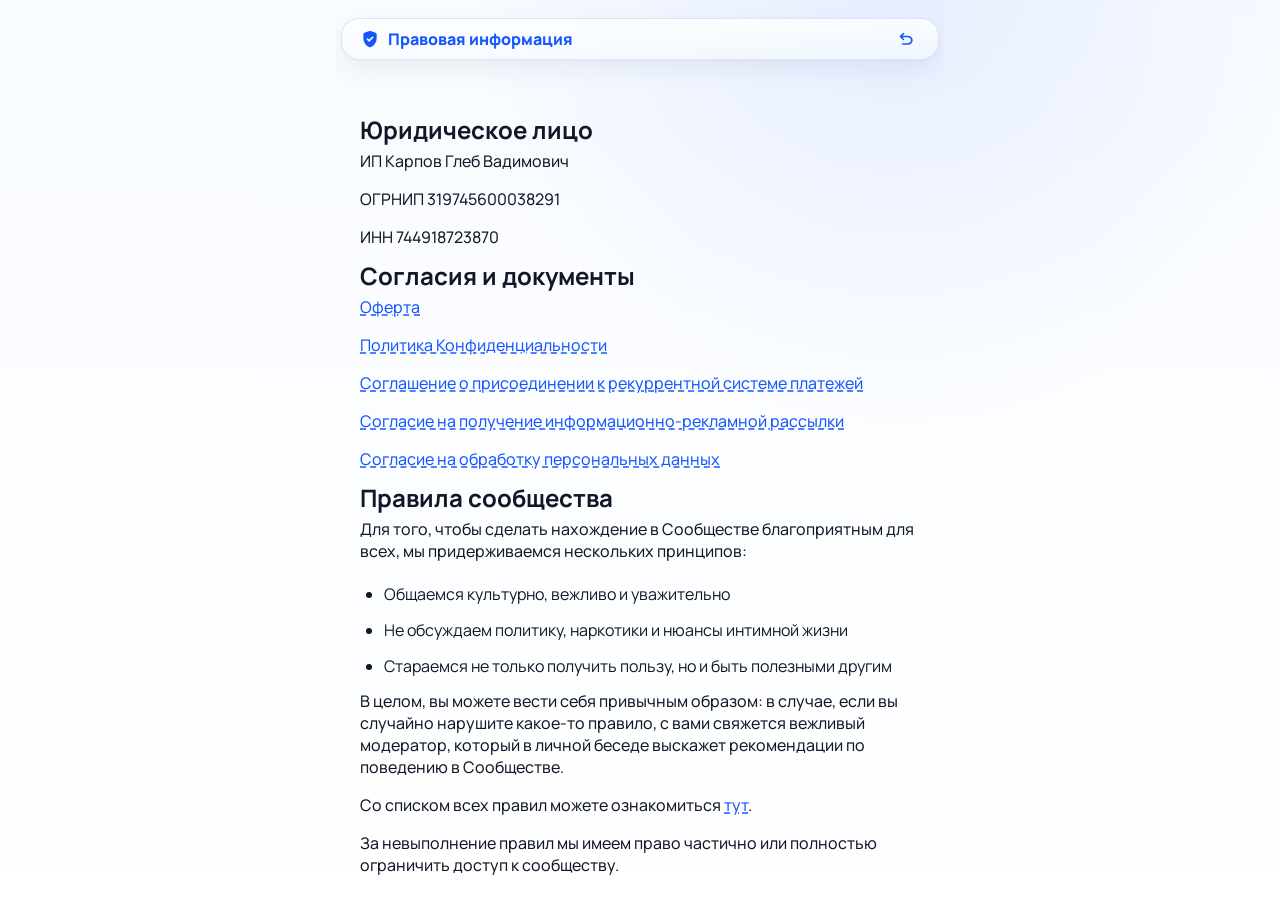
<file: policy.html>
<!DOCTYPE html>
<html lang="ru">
<meta charset="utf-8">

<head>

    <title>Простое Сообщество</title>

    <meta name="theme-color" content="#EAF1F4" media="(prefers-color-scheme: light)">
    <meta name="theme-color" content="#0f1116" media="(prefers-color-scheme: dark)">

    <link rel="stylesheet" href="style.css">

    <link rel="icon" type="image/png" href="favicon/favicon-96x96.png" sizes="96x96" />
    <link rel="icon" type="image/svg+xml" href="favicon/favicon.svg" />
    <link rel="shortcut icon" href="favicon/favicon.ico" />
    <link rel="apple-touch-icon" sizes="180x180" href="favicon/apple-touch-icon.png" />
    <link rel="manifest" href="favicon/site.webmanifest" />

    <meta name="mobile-web-app-capable" content="yes" />
    <meta name="apple-mobile-web-app-capable" content="yes" />
    <meta name="apple-mobile-web-app-status-bar-style" content="black-translucent">

    <meta name="apple-mobile-web-app-title" content="Правовая информация" />
    <meta name="application-name" content="Правовая информация" />
    <meta property="og:site_name" content="Правовая информация" />
    <meta property="og:title" content="Правовая информация">

    <meta name="description" content="Ваш навигатор эффективности">
    <meta property="og:description" content="Ваш навигатор эффективности" />

    <meta name="viewport" content="width=device-width, initial-scale=1, viewport-fit=cover">
    <meta property="og:image" content="preview.jpg">
    <meta property="og:type" content="website">

<!-- Yandex.Metrika counter -->
<script type="text/javascript">
    (function(m,e,t,r,i,k,a){
        m[i]=m[i]||function(){(m[i].a=m[i].a||[]).push(arguments)};
        m[i].l=1*new Date();
        for (var j = 0; j < document.scripts.length; j++) {if (document.scripts[j].src === r) { return; }}
        k=e.createElement(t),a=e.getElementsByTagName(t)[0],k.async=1,k.src=r,a.parentNode.insertBefore(k,a)
    })(window, document,'script','https://mc.yandex.ru/metrika/tag.js?id=105709059', 'ym');

    ym(105709059, 'init', {ssr:true, webvisor:true, clickmap:true, ecommerce:"dataLayer", accurateTrackBounce:true, trackLinks:true});
</script>
<noscript><div><img src="https://mc.yandex.ru/watch/105709059" style="position:absolute; left:-9999px;" alt="" /></div></noscript>
<!-- /Yandex.Metrika counter -->

</head>

<body>

    <svg style="display: none;">
        <defs>
            <symbol id="icon-shield" viewBox="0 -960 960 960">
                <path d="m438-452-56-56q-12-12-28-12t-28 12q-12 12-12 28.5t12 28.5l84 85q12 12 28 12t28-12l170-170q12-12 12-28.5T636-593q-12-12-28.5-12T579-593L438-452Zm42 368q-7 0-13-1t-12-3q-135-45-215-166.5T160-516v-189q0-25 14.5-45t37.5-29l240-90q14-5 28-5t28 5l240 90q23 9 37.5 29t14.5 45v189q0 140-80 261.5T505-88q-6 2-12 3t-13 1Z"/>
            </symbol>
        </defs>
    </svg>
    
    <svg style="display: none;">
        <defs>
            <symbol id="icon-rules" viewBox="0 -960 960 960">
                <path
                    d="M320-280q17 0 28.5-11.5T360-320q0-17-11.5-28.5T320-360q-17 0-28.5 11.5T280-320q0 17 11.5 28.5T320-280Zm0-160q17 0 28.5-11.5T360-480q0-17-11.5-28.5T320-520q-17 0-28.5 11.5T280-480q0 17 11.5 28.5T320-440Zm0-160q17 0 28.5-11.5T360-640q0-17-11.5-28.5T320-680q-17 0-28.5 11.5T280-640q0 17 11.5 28.5T320-600Zm160 320h160q17 0 28.5-11.5T680-320q0-17-11.5-28.5T640-360H480q-17 0-28.5 11.5T440-320q0 17 11.5 28.5T480-280Zm0-160h160q17 0 28.5-11.5T680-480q0-17-11.5-28.5T640-520H480q-17 0-28.5 11.5T440-480q0 17 11.5 28.5T480-440Zm0-160h160q17 0 28.5-11.5T680-640q0-17-11.5-28.5T640-680H480q-17 0-28.5 11.5T440-640q0 17 11.5 28.5T480-600ZM200-120q-33 0-56.5-23.5T120-200v-560q0-33 23.5-56.5T200-840h560q33 0 56.5 23.5T840-760v560q0 33-23.5 56.5T760-120H200Z" />
            </symbol>
        </defs>
    </svg>

    <svg style="display: none;">
        <defs>
            <symbol id="icon-back" viewBox="0 -960 960 960">
                <path d="M320-200q-17 0-28.5-11.5T280-240q0-17 11.5-28.5T320-280h244q63 0 109.5-40T720-420q0-60-46.5-100T564-560H312l76 76q11 11 11 28t-11 28q-11 11-28 11t-28-11L188-572q-6-6-8.5-13t-2.5-15q0-8 2.5-15t8.5-13l144-144q11-11 28-11t28 11q11 11 11 28t-11 28l-76 76h252q97 0 166.5 63T800-420q0 94-69.5 157T564-200H320Z"/>
            </symbol>
        </defs>
    </svg>

    <svg style="display: none;">
        <defs>
            <symbol id="icon-hi" viewBox="0 0 630 630">
                <g id="ic" fill-rule="evenodd">
                    <path d="M459.76577,529.835745 C517.546195,491.517827 515.479886,435.873534 515.479886,405.827257 C515.479886,375.78098 515.880166,325.357537 539.312565,301.059605 C562.744964,276.761672 552.394114,260.327703 518.35283,258.308124 C484.311545,256.288545 475.8604,293.731011 469.456262,315.083894 C463.052124,336.436777 450.57909,339.19592 434.526078,326.831586 C418.473067,314.467252 363.721955,209.454223 351.326128,188.997351 C338.930302,168.540478 328.448402,151.984604 306.598752,166.18261 C284.749101,180.380616 306.640403,209.591368 313.430577,220.963182 C320.220751,232.334997 373.668483,318.898542 366.929103,323.629517 C360.189723,328.360493 302.518958,235.352175 287.881074,213.73313 C273.24319,192.114085 257.597548,158.618331 233.151296,175.769515 C208.705044,192.920698 231.660993,216.887453 247.851149,241.314403 C264.041305,265.741353 334.172913,359.354123 324.669311,366.362712 C315.165708,373.371301 245.933158,264.189081 233.151296,248.190927 C220.369433,232.192773 205.343481,236.018595 196.768397,243.347188 C188.193313,250.675781 184.919117,265.884593 192.329996,276.085092 C196.530878,281.867279 229.573349,326.928095 255.503809,361.615482 C281.434269,396.302869 295.977676,416.691677 289.901669,421.078268 C283.825662,425.464859 238.268294,362.426896 224.960216,345.354408 C211.652139,328.281921 197.8686,333.005118 190.494292,339.350335 C183.119985,345.695551 180.458366,358.07106 190.494292,371.935856 C200.530218,385.800652 246.177471,438.372678 296.273081,496.617016 C346.368692,554.861354 401.985345,568.153663 459.76577,529.835745 Z" id="Path" fill="currentColor"></path>
                    <g id="Group" transform="translate(281.3998, 301.8915) rotate(-7) translate(-281.3998, -301.8915)translate(14.5745, 55.4009)" fill="currentColor" fill-opacity="0.5" fill-rule="nonzero">
                        <path d="M16.0527554,340.003105 C21.0750638,337.705658 27.0088979,339.914595 29.3063449,344.936903 C54.8283363,400.728969 101.558065,443.279875 157.81321,462.307194 C163.044903,464.076723 165.851541,469.752334 164.082013,474.984027 C162.312484,480.21572 156.636872,483.022359 151.405179,481.25283 C89.8943389,460.447864 38.920838,414.032688 11.1189572,353.256695 C8.82151026,348.234386 11.0304469,342.300552 16.0527554,340.003105 Z" id="Path" transform="translate(87.4111, 410.4385) rotate(9) translate(-87.4111, -410.4385)"></path>
                        <path d="M63.0362386,324.920178 C68.0414941,322.585812 73.9914325,324.750997 76.3257979,329.756252 C95.182159,370.187328 127.589514,401.850958 166.31325,417.372979 C171.439599,419.427824 173.929545,425.249332 171.874699,430.375682 C169.819854,435.502031 163.998345,437.991976 158.871996,435.937131 C115.321544,418.48037 79.1580335,383.146785 58.2001644,338.209737 C55.8657989,333.204482 58.0309831,327.254543 63.0362386,324.920178 Z" id="Path" transform="translate(114.9279, 380.3192) rotate(9) translate(-114.9279, -380.3192)"></path>
                        <path d="M375.347858,56.8606962 C378.057433,52.0482072 384.15527,50.343458 388.967759,53.0530324 C429.904992,76.1019119 461.347181,114.241678 476.664632,160.163005 C478.412172,165.402084 475.58172,171.065858 470.342641,172.813398 C465.103562,174.560937 459.439788,171.730485 457.692249,166.491406 C443.944024,125.274578 415.764614,91.0926042 379.155522,70.480597 C374.343033,67.7710226 372.638284,61.6731853 375.347858,56.8606962 Z" id="Path"></path>
                        <path d="M388.828491,5.8082291 C391.144873,0.794625554 397.087,-1.39190482 402.100603,0.924476828 C465.66197,30.2910554 514.013134,87.4628226 533.289097,157.450295 C534.755596,162.774882 531.627997,168.280144 526.30341,169.746643 C520.978824,171.213142 515.473561,168.085543 514.007062,162.760956 C496.291868,98.4403484 451.919495,45.9732157 393.712243,19.0803414 C388.69864,16.7639597 386.512109,10.8218327 388.828491,5.8082291 Z" id="Path"></path>
                    </g>
                </g>
            </symbol>
        </defs>
    </svg>

    <div class="popup-overlay active popup-overlay-visible" id="popup">
        <div class="popup-content show">

            <!-- Компонент эффекта размытия -->
            <div class="blur-overlay">
                <div class="blur-layer"></div>
            </div>

            <div class="popup-header-panel-parent">
                <div class="popup-header-panel" id="popup-header-panel" onclick="window.location.href = '/'">
                    <div class="popup-header-title" id="popup-header-title">
                        <svg class="icon big">
                            <use href="#icon-shield" />
                        </svg>
                        <span>Правовая информация</span>
                    </div>
                    <div style="display: inline-flex;">
                        <svg class="icon big">
                            <use href="#icon-back" />
                        </svg>
                    </div>
                </div>
            </div>
            <div id="contentContainer" class="cont">
                
                <h3 style="margin-block-end: 8px;">Юридическое лицо</h3>
                <p>ИП Карпов Глеб Вадимович</p>
                <p>ОГРНИП 319745600038291</p>
                <p>ИНН 744918723870</p>

                <h3 style="margin-block-end: 8px;">Согласия и документы</h3>
                <p><a href="https://prosto.social/oferta/">Оферта</a></p>
                <p><a href="https://prosto.social/privacy/">Политика Конфиденциальности</a></p>
                <p><a href="https://prosto.social/recurring/">Соглашение о присоединении к рекуррентной системе платежей</a></p>
                <p><a href="https://prosto.social/email/">Согласие на получение информационно-рекламной рассылки</a></p>
                <p><a href="https://prosto.social/gdpr/">Согласие на обработку персональных данных</a></p>

                <h3 style="margin-block-end: 8px;">Правила сообщества</h3>
                <p>Для того, чтобы сделать нахождение в Сообществе благоприятным для всех, мы придерживаемся нескольких принципов:</p>
                <ul class="bullets">
                    <li>Общаемся культурно, вежливо и уважительно</li>
                    <li>Не обсуждаем политику, наркотики и нюансы интимной жизни</li>
                    <li>Стараемся не только получить пользу, но и быть полезными другим</li>
                </ul>
                <p>В целом, вы можете вести себя привычным образом: в случае, если вы случайно нарушите какое-то правило, с вами свяжется вежливый модератор, который в личной беседе выскажет рекомендации по поведению в Сообществе.</p>
                <p>Со списком всех правил можете ознакомиться <a href="/rules.html">тут</a>.</p>
                <p>За невыполнение правил мы имеем право частично или полностью ограничить доступ к сообществу.</p>
                
            </div>

        </div>
    </div>

</body>

</html>
</file>
<file: style.css>
@import url('https://fonts.googleapis.com/css2?family=Manrope:wght@400;500;600;700;800&display=swap');

:root {
    --max-width: 560px;
    color-scheme: light;

    --bg-color: #f8fbff;
    --font-color: #101828;
    --font-contrast-color: #fff;
    --form-color: #ffffff;
    --info-color: #eef4ff;
    --accent-color: #1557ff;
    --secondary-light-color: #f3f7ff;
    --secondary-color: #dce6f7;
    --link-hover: #0d45cf;
    --muted-color: #667596;
    --green-color: #129463;
    --panel-shadow: 0 18px 56px rgba(20, 45, 91, 0.1);
}

body {
    background-color: var(--bg-color);

    min-height: 100dvh;

    color: var(--font-color);
    font-family: 'Manrope', sans-serif;
    margin: 0;
    
    line-height: 2rem;
    font-weight: 400;
    letter-spacing: normal;

    overflow-x: hidden;
    scroll-behavior: smooth;
    text-rendering: optimizeLegibility;
    -webkit-font-smoothing: antialiased;
    -webkit-overflow-scrolling: touch;
}

strong {
    font-weight: 700;
}

.text-accent {
    color: var(--accent-color);
}

h1,
h2,
h3,
h4,
h5,
h6 {
    font-weight: 700;
    margin-block-start: 0;
    margin-block-end: 0;
}

h3 {
    font-size: 24px;
    line-height: 24px;
}

a {
    color: var(--accent-color);
    text-underline-offset: 2px;
    text-decoration-style: dashed;
    text-decoration-skip: all;
}

a:hover{
    color: var(--link-hover);
}

p {
    margin-block-start: 4px;
    font-size: 16px;
    line-height: 22px;
    font-weight: 450;
}

img {
    width: fit-content;
    height: auto;
}

ul {
    margin-block-start: 8px;
    margin-block-end: 8px;
    padding-inline-start: 24px;
}

li {
    font-size: inherit;
    line-height: inherit;
    font-weight: inherit;
}

li:not(:last-child) {
    margin-bottom: 4px;
}

.numbers {
    list-style: decimal;
}

.bullets {
    list-style: disc;
}

.material {
    background-color: var(--form-color);
    border-radius: 20px;
    padding: 16px;
    border: 1px solid var(--secondary-color);
    margin-block: 12px;
}

.material-tags {
    display: flex;
    flex-wrap: wrap;
    gap: 4px;
    margin-bottom: 4px;
}

.material-tag {
    display: inline-block;
    background: var(--bg-color);
    color: var(--accent-color);
    padding: 2px 10px;
    font-size: 12px;
    font-weight: 500;
    line-height: 24px;
    border-radius: 8px;
}

.material-title {
    font-size: 18px;
    font-weight: 700;
    line-height: 24px;
}

.material-desc {
    font-size: 16px;
    font-weight: 450;
    line-height: 18px;
}

.feedback {
    background-color: var(--form-color);;
    border-radius: 16px;
    padding: 20px;
    font-size: 16px;
    line-height: 20px;
    font-weight: 450;
    border: 1px solid var(--secondary-color);
    margin-block: 16px;
}

.feedback .user {
    display: flex;
    align-items: center;
    justify-content: space-between;
    margin-top: 12px;
    font-weight: 600;
    color: var(--accent-color);
}

.feedback .user img {
    width: 40px;
    height: 40px;
    border-radius: 50%;
    object-fit: cover;
}

.feedback-social-note {
    display: inline-flex;
    align-items: center;
    flex-wrap: wrap;
    gap: 6px 8px;
    width: fit-content;
    max-width: 100%;
    margin: 0 0 10px;
    padding: 10px 14px;
    border: 1px solid rgba(203, 218, 242, 0.68);
    border-radius: 999px;
    background: #eef4ff;
    color: #53617f;
    font-size: 14px;
    font-weight: 650;
    line-height: 1.25;
}

.feedback-social-note a {
    color: var(--accent-color);
    font-weight: 850;
    text-decoration: none;
    white-space: nowrap;
}

.feedback-social-note a:hover {
    text-decoration: underline;
    text-underline-offset: 3px;
}

.feedback-social-separator {
    color: #8a9ab8;
    font-weight: 800;
}

.section {
    margin-bottom: 32px;
}

.section-title {
    padding-left: 16px;
    color: var(--accent-color);
    font-size: 20px;
    margin-bottom: 8px;
    font-weight: 700;
}

.accordion {
    background-color: var(--form-color);
    border-radius: 20px;
    overflow: hidden;
    border: 1px solid var(--secondary-color);
    
}

.accordion-item {
    position: relative;
}

.accordion-item:not(:last-child)::after {
    content: '';
    position: absolute;
    bottom: 0;
    left: 20px;
    right: 20px;
    height: 1px;
    background-color: var(--secondary-color);
}

.accordion-header {
    display: flex;
    justify-content: space-between;
    align-items: center;
    padding: 16px;
    cursor: pointer;
    font-size: 16px;
    line-height: 20px;
    font-weight: 650;
    color: var(--font-color);
    gap: 8px; 
}

.accordion-title {
    flex: 1;
}

.accordion-icon {
    width: 24px;
    height: 24px;
    position: relative;
    transition: transform 0.3s ease-in-out;
}

.accordion-icon::before,
.accordion-icon::after {
    content: '';
    position: absolute;
    background-color: var(--font-color);
    border-radius: 2px;
    transition: transform 0.3s ease-in-out;
}

.accordion-icon::before {
    width: 1px;
    height: 16px;
    top: 3.5px;
    left: 11.5px;
}

.accordion-icon::after {
    width: 16px;
    height: 1px;
    top: 11px;
    left: 4px;
}

.accordion-item.active .accordion-icon::before {
    transform: rotate(90deg);
}

.accordion-content {
    max-height: 0;
    overflow: hidden;
    transition: max-height 0.3s ease-in-out;
    padding: 0 16px;
}

.accordion-content-inner {
    padding: 0 0 20px;
    color: var(--font-color);
    line-height: 19px;
    font-size: 15px;
    font-weight: 450;
}

.parent {
    flex-direction: column;
    display: flex;

    box-sizing: border-box;

    align-items: center;
    overflow-x: hidden;
}





.popup-overlay {
    position: fixed;
    top: 0;
    left: 0;
    right: 0;
    bottom: 0;
    background:
        radial-gradient(circle at 70% 0%, rgba(21, 87, 255, 0.08), transparent 34%),
        linear-gradient(180deg, #f8fbff 0%, #ffffff 100%);
    display: flex;
    justify-content: center;
    box-sizing: border-box;
    padding-inline: 24px;
    z-index: 100;
    opacity: 0;
    visibility: hidden;
    transition: opacity 0.34s ease, visibility 0s linear 0.34s;
    will-change: opacity;
}


.popup-content {
    width: fit-content;
    max-width: 100%;
    
    position: relative;
    opacity: 0;
    transform: translateY(100%);
    transition:
        transform 0.5s cubic-bezier(0.3, 0, 0.2, 1),
        opacity 0.26s ease;
    overflow-y: auto;
    overscroll-behavior: contain;
    scrollbar-width: none;
    -ms-overflow-style: none;
    will-change: transform, opacity;
}

.popup-content::-webkit-scrollbar {
    display: none;
    width: 0;
    height: 0;
}

.popup-content.show {
    opacity: 1;
    transform: translateY(0);
}


.popup-overlay.active {
    visibility: visible;
}

.popup-overlay-visible {
    opacity: 1;
    transition: opacity 0.34s ease;
}

.popup-header-panel-parent {
    position: sticky;
    top: 18px;
    margin-top: -72px;
    
    left: 0;
    width: 100%;
    display: flex;
    justify-content: center;
    pointer-events: none;
    
    z-index: 1010;
}

.popup-header-panel {
    font-size: 16px;
    width: 100%;
    max-width: min(640px, calc(100% - 44px));
    border: 1px solid rgba(203, 218, 242, 0.68);
    border-radius: 18px;
    text-align: center;
    pointer-events: auto;
    margin: 0;
    display: flex;
    justify-content: space-between;
    align-items: center;
    background: linear-gradient(180deg, rgba(255, 255, 255, 0.8), rgba(246, 250, 255, 0.58));
    padding: 10px 14px 10px 18px;
    z-index: 1020;
    cursor: pointer;
    box-shadow:
        0 10px 24px rgba(35, 62, 112, 0.075),
        0 1px 3px rgba(35, 62, 112, 0.045),
        inset 0 1px 0 rgba(255, 255, 255, 0.9);
    backdrop-filter: blur(24px) saturate(180%);
    -webkit-backdrop-filter: blur(24px) saturate(180%);
    transition: transform 0.2s ease, box-shadow 0.22s ease, border-color 0.22s ease;
}

.popup-header-panel:hover {
    border-color: rgba(21, 87, 255, 0.32);
    transform: translateY(-1px);
    box-shadow:
        0 12px 28px rgba(35, 62, 112, 0.09),
        0 2px 5px rgba(35, 62, 112, 0.05),
        inset 0 1px 0 rgba(255, 255, 255, 0.92);
}


.popup-header-title {
    display: inline-flex;
    align-items: center;
    min-width: 0;
    font-size: 16px;
    font-weight: 800;
    color: var(--accent-color);
    line-height: 1;
    z-index: 1030;
}


.close-popup-icon {
    width: 34px;
    height: 34px;
    position: relative;
    cursor: pointer;
    flex: 0 0 34px;
    border-radius: 999px;
    background: #eef4ff;
    transition: background 0.2s ease, transform 0.2s ease;
}

.close-popup-icon:hover {
    background: #e3edff;
    transform: translateY(-1px);
}

.close-popup-icon::before,
.close-popup-icon::after {
    content: '';
    position: absolute;
    border-radius: 2px;
    width: 14px;
    height: 2px;
    background-color: var(--accent-color);
    top: 50%;
    left: 50%;
}

.close-popup-icon::before {
    transform: translate(-50%, -50%) rotate(45deg);
}

.close-popup-icon::after {
    transform: translate(-50%, -50%) rotate(-45deg);
}

.cont {
    padding-inline: 24px;
    padding-top: 84px;

    padding-bottom: 90px;
    max-width: var(--max-width);
    margin: auto;
}

.blur-overlay {
    position: sticky;
    top: 0;
    left: 0;
    right: 0;
    height: 64px;
    
    overflow: hidden;
    pointer-events: none;
    z-index: 150;
}


.blur-layer {
    position: absolute;
    inset: 0;
    border-radius: 0;
    pointer-events: none;
    backdrop-filter: blur(20px);
    mask-image: linear-gradient(to top, transparent 0%, black 50%);
    -webkit-mask-image: linear-gradient(to top, transparent 0%, black 50%);
    z-index: 160;
}

.icon {
    will-change: transform;
    color: var(--accent-color);
    fill: currentColor;
}

.small {
    width: 14px;
    height: 14px;
    margin-right: 3px;
}

.big {
    width: 20px;
    height: 20px;
    margin-right: 8px;
}

.unselectable{
    user-select: none;
    -webkit-user-select: none;
    -moz-user-select: none;
    -ms-user-select: none;
  }

@media screen and (max-width: 992px) and (max-height: 800px) {
    .popup-header-panel-parent{
        top: 16px;
    }

    .popup-header-panel {
        margin: 0 16px;
    }
}


/* Popup elevation styles */
.popup-header-panel {
    box-shadow:
        0 10px 24px rgba(35, 62, 112, 0.075),
        0 1px 3px rgba(35, 62, 112, 0.045),
        inset 0 1px 0 rgba(255, 255, 255, 0.9);
}

.popup-header-panel:hover {
    box-shadow:
        0 12px 28px rgba(35, 62, 112, 0.09),
        0 2px 5px rgba(35, 62, 112, 0.05),
        inset 0 1px 0 rgba(255, 255, 255, 0.92);
}

.popup-content-tiers .popup-header-panel {
    max-width: min(680px, calc(100% - 44px));
    min-height: 46px;
    padding: 8px 10px 8px 14px;
    border-color: rgba(203, 218, 242, 0.58);
    border-radius: 16px;
    background: linear-gradient(180deg, rgba(255, 255, 255, 0.92), rgba(248, 251, 255, 0.78));
    box-shadow:
        0 9px 22px rgba(35, 62, 112, 0.07),
        0 1px 3px rgba(35, 62, 112, 0.04),
        inset 0 1px 0 rgba(255, 255, 255, 0.92);
}

.popup-content-tiers {
    width: min(720px, calc(100vw - 48px));
}

.popup-content-tiers .cont {
    width: 100%;
    max-width: 720px;
    box-sizing: border-box;
}

.popup-content-tiers .popup-header-panel:hover {
    border-color: rgba(21, 87, 255, 0.24);
    transform: translateY(-1px);
    box-shadow:
        0 11px 26px rgba(35, 62, 112, 0.085),
        0 2px 5px rgba(35, 62, 112, 0.045),
        inset 0 1px 0 rgba(255, 255, 255, 0.94);
}

.popup-content-tiers .popup-header-title {
    gap: 0.28em;
    color: #0b1220;
    font-size: 16px;
    font-weight: 900;
}

.popup-header-title-accent {
    color: var(--accent-color);
}

.popup-content-tiers .popup-community-logo {
    width: 24px;
    height: 24px;
    flex-basis: 24px;
    margin-right: 8px;
}

.popup-content-tiers .popup-header-title .icon {
    width: 18px;
    height: 18px;
    margin-right: 8px;
    color: var(--accent-color);
}

.popup-content-tiers .close-popup-icon {
    width: 32px;
    height: 32px;
    flex-basis: 32px;
    background: #f3f7ff;
}

.popup-content-tiers .close-popup-icon:hover {
    background: #eaf1ff;
}




.toggler {
    position: relative;
    display: flex;
    background: var(--form-color);
    border: 1px solid var(--secondary-color);
    border-radius: 16px;
    padding: 8px;
    box-sizing: border-box;
    overflow: hidden;
}


.toggler.horizontal {
    height: clamp(52px, 10vw, 58px);
}


.toggler.vertical {
    flex-direction: column;
    padding: 8px 16px;
}


.toggler-slider {
    position: absolute;
    background: linear-gradient(135deg, var(--accent-color) 0%, #5a6fd6 100%);
    border-radius: 12px;
    transition: transform 0.3s ease;
    z-index: 0;
    box-shadow: 0 4px 16px rgba(78, 113, 197, 0.3);
}


.toggler.horizontal .toggler-slider {
    top: 8px;
    bottom: 8px;
    width: calc(50% - 8px);
    height: auto;
}


.toggler.vertical .toggler-slider {
    left: 8px;
    right: 8px;
    height: calc(50% - 8px);
    width: auto;
}


.toggler-option {
    flex: 1;
    display: flex;
    align-items: center;
    background: none;
    border: none;
    color: rgba(220, 220, 220, 0.5);
    font-family: inherit;
    font-size: 16px;
    font-weight: 450;
    z-index: 1;
    cursor: pointer;
    transition: all 0.3s ease;
}

.toggler-option:hover:not(.selected) {
    color: rgba(220, 220, 220, 0.75);
}

.toggler.vertical .toggler-option{
    justify-content: left;
    display: block;
    font-size: clamp(16px, 2vw, 18px);
    line-height: 16px;
    padding: clamp(8px, 2vw, 16px) clamp(0px, 1vw, 6px);
}

.toggler.horizontal .toggler-option {
    justify-content: center;
    font-size: clamp(13px, 2vw, 17px);
    line-height: 16px;
    padding: 0px;
}

.toggler.vertical .toggler-option h3 {
    margin: 0 2px 8px 0;
}

  .opt-sect {
    padding-left: 12px;
    color: var(--accent-color);
    font-size: 20px;
    font-weight: 700;
  }

  .opt-desc {
    padding-left: 12px;
    color: var(--font-color);
    font-size: clamp(15px, 2.5vw, 18px);
    font-weight: 450;
    line-height: clamp(18px, 3vw, 22px);
    margin-bottom: clamp(4px, 1vw, 10px);
  }

.toggler-option.selected {
    color: var(--font-contrast-color);
}

.selected-tier {
    fill: currentColor; 
    margin: 0px 0px 3px 4px;
    opacity: 0;
    transition: opacity ease-in-out 0.1s;
}

.selected .selected-tier{
    opacity: 1;
}

.not-visible {
    position: absolute;
    visibility: hidden;
    width: 0;
    height: 0;
    pointer-events: none;
}



.floating-button-container {
    position: fixed;
    bottom: 20px;
    left: 0;
    right: 0;
    display: flex;
    justify-content: center;
    flex-direction: column;
    align-items: center;
    z-index: 2000; 
    padding: 0 16px; 
  }

  .floating-button {
    border-radius: 20px;
    font-size: 16px;
    padding: 8px;

    height: 64px;
    max-width: calc( var(--max-width) + 40px ); 
    width: 100%;
    border: none;
    font-weight: 450;
    cursor: pointer;
    font-family: inherit;
    
    

    background: linear-gradient(to bottom, #493DB4, #281d89, #281d89, #2516a8);
    background-size: 100% 250%;

    box-shadow: 0 3px 12px 1px rgba(29, 29, 119, 0.4);
    color: var(--font-contrast-color);

    transition: all 0.3s ease-in-out;
  }

  .floating-button:hover {
    background-position: 0% 15%;
    box-shadow: 0 2px 6px 0px rgba(29, 29, 119, 0.3);
    }

    .floating-button:active {
        transform: scale(0.95);
    }

  .button-content {
    display: flex;
    align-items: center;
    justify-content: center;
    width: 100%;
    opacity: 1;
    transform: translateY(8px);

    transition: all 0.3s ease;
}

.new-content {
    display: flex;
    align-items: center;
    justify-content: center;
    width: 100%;

    opacity: 0;
    transform: translateY(0px);
    transition: transform 0.1s ease, opacity 0.3s ease;
}

.floating-button.clicked {
    margin-bottom: 20px;
}

.offer-text.visible {
    bottom: -15px;
    opacity: 0.5;
}

.floating-button.clicked .button-content {
    transform: translateY(-20px);
    opacity: 0;
}

.floating-button.clicked .new-content {
    transform: translateY(-20px);
    opacity: 1;
}

.offer-text {
    position: absolute;
    height: 32px;
    bottom: -48px;

    color: var(--font-color);
    font-size: 12px;
    opacity: 0;
    transition: all 0.3s ease;
    text-align: center;
    max-width: var(--max-width);
    pointer-events: auto;
}

.payment-margin {
    margin-top: clamp(12px, 3vw, 24px);
}



.email-form {
    height: clamp(34px, 7vw, 40px);
    position: relative;
    display: flex;
    background: var(--form-color);
    border: 1px solid var(--secondary-color);
    border-radius: 16px;
    padding: 8px;
    flex-direction: row;
    align-items: center;
    justify-content: center;
}

.email-form-inner{
    padding: 0px;
    font-family: inherit;
    font-size: 16px;
    font-weight: 500;

    width: 100%;
    height: 100%;
    border-radius: 10px;
    padding-left: 14px;
    border: 1px solid var(--secondary-color);
    
    background: var(--secondary-light-color);
    color: var(--font-color);
    align-items: center;
    display: flex;
}

input::placeholder {
    color: var(--font-color);
    opacity: 0.5; 
  }

.email-form-inner:focus-visible {
    outline: 2px solid var(--accent-color);
}

.hidden {
    display: none;
}


/* ===== HERO SECTION ===== */

.hero-section {
    position: relative;
    display: flex;
    align-items: center;
    justify-content: center;
    overflow: hidden;
    padding: 80px 24px 60px;
    box-sizing: border-box;
}

/* Hero content - centered */
.hero-content {
    text-align: center;
    max-width: 800px;
}

.hero-title {
    font-size: clamp(28px, 5vw, 42px);
    line-height: 1.3;
    font-weight: 700;
    color: var(--font-color);
    margin: 0 0 20px 0;
}

.hero-subtitle {
    font-size: clamp(14px, 2.5vw, 18px);
    line-height: 1.6;
    font-weight: 500;
    color: var(--font-color);
    opacity: 0.6;
    margin: 0 0 32px 0;
}

/* CTA кнопка с подсветкой */
.hero-cta-group {
    display: inline-flex;
    flex-direction: column;
    align-items: stretch;
    gap: 10px;
    margin: 0 auto;
}

.hero-cta-glow {
    position: relative;
    display: inline-flex;
    align-items: center;
    justify-content: center;

    background: var(--accent-color);
    color: #fff;
    border: none;
    border-radius: 16px;
    padding: 18px 40px;

    font-family: inherit;
    font-size: 18px;
    font-weight: 600;
    cursor: pointer;

    transition: transform 0.2s ease, box-shadow 0.3s ease;
    box-shadow: 0 0 40px rgba(78, 113, 197, 0.5);
}

.hero-cta-glow:hover {
    transform: scale(1.02);
    box-shadow: 0 0 60px rgba(78, 113, 197, 0.7);
}

.hero-cta-glow:active {
    transform: scale(0.98);
}

.hero-cta-secondary {
    position: relative;
    display: inline-flex;
    align-items: center;
    justify-content: center;

    background: linear-gradient(180deg, rgba(78, 113, 197, 0.22), rgba(78, 113, 197, 0.08));
    color: #e7edff;
    border: 1px solid rgba(78, 113, 197, 0.45);
    border-radius: 16px;
    padding: 18px 40px;

    font-family: inherit;
    font-size: 18px;
    font-weight: 600;
    cursor: pointer;

    transition: transform 0.2s ease, box-shadow 0.3s ease, border-color 0.2s ease, background 0.3s ease;
    box-shadow: 0 12px 28px rgba(0, 0, 0, 0.25), inset 0 1px 0 rgba(255, 255, 255, 0.05);
}

.hero-cta-secondary:hover {
    transform: translateY(-1px);
    background: linear-gradient(180deg, rgba(78, 113, 197, 0.32), rgba(78, 113, 197, 0.12));
    border-color: rgba(78, 113, 197, 0.65);
    box-shadow: 0 16px 34px rgba(78, 113, 197, 0.22), inset 0 1px 0 rgba(255, 255, 255, 0.08);
}

.hero-cta-secondary:active {
    transform: translateY(0);
}

/* Hero Stats */
.hero-stats {
    display: flex;
    justify-content: center;
    gap: 40px;
    margin-top: 48px;
    padding-top: 32px;
    border-top: 1px solid rgba(255, 255, 255, 0.1);
}

.hero-stat {
    display: flex;
    flex-direction: column;
    align-items: center;
    gap: 4px;
}

.hero-stat-number {
    font-size: clamp(28px, 5vw, 36px);
    font-weight: 700;
    color: var(--accent-color);
    line-height: 1;
}

.hero-stat-label {
    font-size: 14px;
    font-weight: 500;
    color: var(--font-color);
    opacity: 0.6;
}

@media screen and (max-width: 768px) {
    .hero-stats {
        gap: 24px;
        margin-top: 40px;
        padding-top: 24px;
    }

    .hero-stat-label {
        font-size: 12px;
    }
}

/* Collection Slider */
.collection-slider {
    position: relative;
    width: 100%;
    max-width: 380px;
}

/* Swiper overrides */
.collection-slider.swiper {
    overflow: visible;
}

.testimonial-slider.swiper {
    overflow: hidden;
}

.collection-slider .swiper-slide {
    height: auto;
}

.testimonial-slider .swiper-slide.testimonial-slide {
    height: 220px;
    display: flex !important;
    flex-direction: column !important;
    justify-content: space-between !important;
}

.collection-slides {
    margin-bottom: 24px;
}

/* Collection Preview */
.collection-preview {
    background: var(--form-color);
    border-radius: 20px;
    overflow: hidden;
    box-shadow: 0 12px 40px rgba(0, 0, 0, 0.1);
    width: 100%;
    max-width: 380px;
}

/* Slider Navigation Dots */
.slider-nav {
    display: flex;
    align-items: center;
    justify-content: center;
    gap: 16px;
}

.slider-arrow {
    width: 36px;
    height: 36px;
    border-radius: 50%;
    background: var(--form-color);
    border: 1px solid var(--secondary-color);
    color: var(--font-color);
    cursor: pointer;
    display: flex;
    align-items: center;
    justify-content: center;
    transition: all 0.2s ease;
    opacity: 0.7;
}

.slider-arrow:hover {
    opacity: 1;
    background: var(--accent-color);
    border-color: var(--accent-color);
    color: white;
}

.slider-arrow-prev svg {
    transform: rotate(180deg);
}

.slider-dots {
    display: flex;
    justify-content: center;
    gap: 10px;
}

.slider-dot {
    width: 10px;
    height: 10px;
    border-radius: 50%;
    background: var(--font-color);
    opacity: 0.25;
    border: none;
    padding: 0;
    cursor: pointer;
    transition: opacity 0.3s ease, transform 0.3s ease;
}

.slider-dot:hover {
    opacity: 0.5;
}

.slider-dot.active {
    opacity: 1;
    transform: scale(1.3);
    background: var(--accent-color);
}

.collection-header {
    position: relative;
    height: 88px;
    overflow: hidden;
}

.collection-header img {
    position: absolute;
    inset: 0;
    width: 100%;
    height: 100%;
    object-fit: cover;
}

.collection-header-overlay {
    position: absolute;
    inset: 0;
    background: rgba(0, 0, 0, 0.4);
}

.collection-header-title {
    position: absolute;
    bottom: 10px;
    left: 14px;
    right: 14px;
    color: white;
    font-size: 21px;
    font-weight: 600;
    margin: 0;
}

.collection-body {
    padding: 14px 16px;
}

.collection-desc {
    font-size: 14px;
    line-height: 1.5;
    color: var(--font-color);
    margin: 0 0 12px 0;
}

.collection-progress {
    display: flex;
    flex-direction: column;
    align-items: flex-end;
    gap: 4px;
}

.collection-progress-label {
    font-size: 12px;
    font-weight: 500;
    color: var(--accent-color);
}

.collection-progress-bar {
    width: 100%;
    height: 5px;
    background: var(--bg-color);
    border-radius: 3px;
    overflow: hidden;
}

.collection-progress-fill {
    width: 0%;
    height: 100%;
    background: var(--accent-color);
    border-radius: 3px;
    transition: width 0.5s ease;
}

/* Collection Section */
.collection-section {
    padding: 0 16px 16px;
}

.collection-section-title {
    font-size: 15px;
    font-weight: 700;
    color: var(--font-color);
    margin: 0 0 12px 0;
}

/* Timeline */
.collection-timeline {
    display: flex;
    flex-direction: column;
}

.timeline-item {
    display: grid;
    grid-template-columns: 22px 1fr;
    gap: 0;
}

.timeline-marker {
    display: flex;
    flex-direction: column;
    align-items: center;
    padding-top: 16px;
}

.timeline-dot {
    width: 12px;
    height: 12px;
    border-radius: 50%;
    border: 2px solid var(--accent-color);
    background: var(--form-color);
    flex-shrink: 0;
    z-index: 1;
}

.timeline-line {
    width: 1px;
    flex: 1;
    background: var(--bg-color);
    margin-top: 4px;
}

.timeline-card {
    background: var(--bg-color);
    padding: 10px 12px;
    display: flex;
    flex-direction: column;
    gap: 6px;
}

.timeline-card-first {
    border-radius: 12px 12px 0 0;
}

.timeline-card-last {
    border-radius: 0 0 12px 12px;
}

.timeline-tag {
    display: inline-flex;
    align-items: center;
    height: 22px;
    padding: 0 8px;
    border-radius: 11px;
    font-size: 11px;
    font-weight: 500;
    color: rgba(255, 255, 255, 0.85);
    background: rgba(54, 40, 179, 0.7);
    width: fit-content;
}

.timeline-content {
    font-size: 13px;
    line-height: 1.35;
    color: var(--font-color);
}

.timeline-content strong {
    display: block;
    font-weight: 700;
}

.timeline-content span {
    font-weight: 500;
    opacity: 0.7;
}

/* Мобильная адаптивность hero */
@media screen and (max-width: 768px) {
    .hero-section {
        padding: 60px 20px 40px;
    }

    .hero-cta-group {
        width: 100%;
        align-items: center;
    }

    .hero-cta-group .hero-cta-glow,
    .hero-cta-group .hero-cta-secondary {
        width: 100%;
        max-width: 320px;
    }

    .section-block:first-child .section-visual {
        display: flex;
        justify-content: center;
        width: 100%;
    }

    .collection-slider {
        max-width: 340px;
    }

    .collection-slides {
        margin-bottom: 24px;
    }

    .collection-preview {
        max-width: 100%;
    }

    .slider-nav {
        gap: 12px;
    }

    .slider-arrow {
        width: 32px;
        height: 32px;
    }

    .slider-arrow svg {
        width: 16px;
        height: 16px;
    }

    .slider-dots {
        gap: 8px;
    }

    .slider-dot {
        width: 8px;
        height: 8px;
    }

    .collection-header {
        height: 72px;
    }

    .collection-header-title {
        font-size: 18px;
    }

    .collection-body {
        padding: 12px 14px;
    }

    .collection-desc {
        font-size: 13px;
    }

    .collection-section {
        padding: 0 14px 14px;
    }

    .timeline-content {
        font-size: 12px;
    }
}

/* ===== FULL-SCREEN HERO-STYLE SECTIONS ===== */

.sections-container {
    display: flex;
    flex-direction: column;
    width: 100%;
    padding-bottom: 120px;
}

/* Полноэкранная секция */
.section-block {
    position: relative;
    min-height: 100dvh;
    display: flex;
    align-items: center;
    justify-content: center;
    padding: 60px 24px;
    box-sizing: border-box;
}

/* Чередование фонов (нечётные с form-color для контраста с hero) */
.section-block:nth-child(odd) {
    background: var(--form-color);
}

/* Двухколоночный layout */
.section-layout {
    display: flex;
    align-items: center;
    justify-content: center;
    gap: 60px;
    max-width: 1000px;
    width: 100%;
}

/* Нечётные секции: визуал слева, текст справа */
.section-block:nth-child(odd) .section-layout {
    flex-direction: row-reverse;
}

/* Секция 1: выравнивание по верху для слайдера */
.section-block:first-child .section-layout {
    align-items: flex-start;
}

.section-block:first-child .section-text {
    padding-top: 24px;
}

/* Чётные секции: текст слева, визуал справа */
.section-block:nth-child(even) .section-layout {
    flex-direction: row;
}

/* Текстовая колонка */
.section-text {
    flex: 1;
    max-width: 480px;
    text-align: left;
    display: flex;
    flex-direction: column;
    align-items: flex-start;
}

/* Визуальная колонка */
.section-visual {
    flex: 1;
    display: flex;
    justify-content: center;
    align-items: center;
    max-width: 400px;
}

/* Номер секции */
.section-number {
    display: inline-flex;
    align-items: center;
    justify-content: center;
    background: var(--accent-color);
    color: var(--font-contrast-color);
    font-weight: 700;
    border-radius: 50%;
    width: 48px;
    height: 48px;
    font-size: 20px;
    margin-bottom: 20px;
}

/* Заголовок секции */
.section-title {
    font-size: clamp(28px, 6vw, 42px);
    line-height: 1.1;
    font-weight: 700;
    color: var(--accent-color);
    margin: 0 0 16px 0;
    padding: 0;
    text-indent: 0;
}

/* Описание секции */
.section-desc {
    font-size: clamp(16px, 2.5vw, 18px);
    line-height: 1.6;
    font-weight: 450;
    color: var(--font-color);
    margin: 0 0 20px 0;
}

.section-hint {
    font-size: 14px;
    font-weight: 500;
    color: var(--accent-color);
    opacity: 0.8;
    margin: 0 0 24px 0;
}

.section-label {
    font-size: 16px;
    font-weight: 600;
    color: var(--font-color);
    margin: 20px 0 12px 0;
}

/* Теги */
.section-tags {
    display: flex;
    flex-wrap: wrap;
    gap: 10px;
    margin-bottom: 16px;
}

.section-tag {
    background: var(--bg-color);
    color: var(--accent-color);
    padding: 8px 16px;
    font-size: 15px;
    font-weight: 600;
    border-radius: 12px;
}

.section-block:nth-child(odd) .section-tag {
    background: var(--bg-color);
}

.section-block:nth-child(even) .section-tag {
    background: var(--form-color);
}

/* Списки */
.section-list {
    display: flex;
    flex-direction: column;
    gap: 12px;
    margin-bottom: 24px;
}

.section-list-item {
    background: var(--bg-color);
    color: var(--accent-color);
    padding: 14px 20px;
    font-size: 16px;
    font-weight: 500;
    border-radius: 14px;
}

.section-block:nth-child(odd) .section-list-item {
    background: var(--bg-color);
}

.section-block:nth-child(even) .section-list-item {
    background: var(--form-color);
}

/* Визуальный блок - карточка для контента */
.section-visual-card {
    background: var(--form-color);
    border: 1px solid var(--secondary-color);
    border-radius: 24px;
    padding: 32px;
    width: 100%;
    max-width: 340px;
    box-shadow: 0 12px 40px rgba(0, 0, 0, 0.1);
}

.section-block:nth-child(odd) .section-visual-card {
    background: var(--bg-color);
}

.section-block:nth-child(even) .section-visual-card {
    background: var(--form-color);
}

/* Отзыв в визуале */
.section-testimonial {
    background: var(--form-color);
    border: 1px solid var(--secondary-color);
    border-radius: 20px;
    padding: 28px;
    width: 100%;
    max-width: 340px;
    box-shadow: 0 12px 40px rgba(0, 0, 0, 0.1);
}

.section-block:nth-child(odd) .section-testimonial {
    background: var(--bg-color);
    border-color: var(--secondary-color);
}

.section-block:nth-child(even) .section-testimonial {
    background: var(--form-color);
    border-color: var(--secondary-color);
}

.section-testimonial p {
    font-size: 16px;
    line-height: 1.6;
    color: var(--accent-color);
    margin: 0 0 16px 0;
    font-style: italic;
}

.section-user {
    display: flex;
    align-items: center;
    justify-content: space-between;
    font-weight: 600;
    font-size: 15px;
    color: var(--accent-color);
}

.section-user img {
    width: 40px;
    height: 40px;
    border-radius: 50%;
}

/* Testimonial Slider */
.testimonial-slider {
    position: relative;
    width: 100%;
    max-width: 380px;
}

.testimonial-slider .slider-nav {
    margin-top: 20px;
}

.testimonial-slides {
}

.testimonial-slide {
    background: var(--bg-color);
    border: 1px solid var(--secondary-color);
    border-radius: 20px;
    padding: 28px;
    box-shadow: 0 12px 40px rgba(0, 0, 0, 0.1);
    box-sizing: border-box;
    display: flex;
    flex-direction: column;
    justify-content: space-between;
    min-height: 200px;
    height: 100%;
}

.section-block:nth-child(even) .testimonial-slide {
    background: var(--bg-color);
}

.section-block:nth-child(odd) .testimonial-slide {
    background: var(--form-color);
}

.testimonial-slide p {
    font-size: 18px;
    line-height: 1.5;
    color: var(--font-color);
    margin: 0 0 20px 0;
    font-weight: 500;
}

.testimonial-user {
    display: flex;
    align-items: center;
    justify-content: space-between;
    font-weight: 600;
    font-size: 15px;
    color: var(--accent-color);
    margin-top: auto;
}

.testimonial-user img {
    width: 44px;
    height: 44px;
    border-radius: 50%;
    object-fit: cover;
}

.testimonial-dots {
    display: flex;
    justify-content: center;
    align-items: center;
    gap: 10px;
}

.testimonial-dot {
    width: 10px;
    height: 10px;
    border-radius: 50%;
    background: var(--font-color);
    opacity: 0.25;
    border: none;
    padding: 0;
    cursor: pointer;
    transition: opacity 0.3s ease, transform 0.3s ease;
}

.testimonial-dot:hover {
    opacity: 0.5;
}

.testimonial-dot.active {
    opacity: 1;
    transform: scale(1.3);
    background: var(--accent-color);
}

@media screen and (max-width: 768px) {
    .testimonial-slider {
        max-width: 100%;
    }

    .testimonial-slide {
        padding: 24px;
    }

    .testimonial-slide p {
        font-size: 16px;
    }
}

/* Ссылки */
.section-links {
    display: flex;
    flex-direction: column;
    gap: 12px;
    margin-bottom: 24px;
}

.section-link {
    display: inline-flex;
    align-items: center;
    color: var(--accent-color);
    font-size: 16px;
    font-weight: 600;
    text-decoration: none;
    transition: color 0.2s ease;
}

.section-link:hover {
    color: var(--link-hover);
}

.section-link .icon {
    margin-right: 10px;
    width: 20px;
    height: 20px;
}

/* Блок действий */
.section-actions {
    display: flex;
    flex-direction: column;
    align-items: flex-start;
    gap: 12px;
}

.section-actions .section-cta,
.section-actions .section-btn {
    margin-top: 0;
}

.section-link-secondary {
    display: inline-flex;
    align-items: center;
    color: var(--font-color);
    font-size: 15px;
    font-weight: 600;
    text-decoration: none;
    opacity: 0.7;
    transition: opacity 0.2s ease;
}

.section-link-secondary:hover {
    opacity: 1;
}

/* CTA кнопка в стиле hero */
.section-cta {
    position: relative;
    display: inline-flex;
    align-items: center;
    justify-content: center;
    gap: 10px;
    background: var(--accent-color);
    color: #fff;
    border: none;
    border-radius: 16px;
    padding: 16px 32px;
    font-family: inherit;
    font-size: 16px;
    font-weight: 600;
    cursor: pointer;
    transition: transform 0.2s ease, box-shadow 0.3s ease;
    box-shadow: 0 0 30px rgba(78, 113, 197, 0.4);
    margin-top: 8px;
}

/* Мобильная кнопка скрыта по умолчанию */
.section-cta-mobile {
    display: none;
}

.section-cta:hover {
    transform: scale(1.02);
    box-shadow: 0 0 50px rgba(78, 113, 197, 0.6);
}

.section-cta:active {
    transform: scale(0.98);
}

.section-cta .icon {
    fill: currentColor;
    color: #fff;
}

/* Старая кнопка (outline style) */
.section-btn {
    display: inline-flex;
    align-items: center;
    gap: 8px;
    background: transparent;
    border: 2px solid var(--accent-color);
    color: var(--accent-color);
    border-radius: 14px;
    padding: 14px 24px;
    font-family: inherit;
    font-size: 15px;
    font-weight: 600;
    cursor: pointer;
    transition: all 0.2s ease;
    margin-top: 8px;
}

.section-btn:hover {
    background: var(--accent-color);
    color: var(--font-contrast-color);
}

.section-btn:active {
    transform: scale(0.98);
}

.section-btn .icon {
    fill: currentColor;
}

/* Визуальные элементы */
.visual-tags-grid {
    display: flex;
    flex-wrap: wrap;
    gap: 12px;
    justify-content: center;
}

.visual-tag {
    background: var(--bg-color);
    color: var(--accent-color);
    padding: 12px 20px;
    font-size: 15px;
    font-weight: 600;
    border-radius: 14px;
}

.section-block:nth-child(even) .visual-tag {
    background: var(--bg-color);
}

.section-block:nth-child(odd) .visual-tag {
    background: var(--form-color);
}

.visual-card-title {
    font-size: 14px;
    font-weight: 600;
    color: var(--font-color);
    opacity: 0.6;
    margin: 0 0 16px 0;
    text-transform: uppercase;
    letter-spacing: 0.5px;
}

.visual-list {
    display: flex;
    flex-direction: column;
    gap: 16px;
}

.visual-list-item {
    display: flex;
    align-items: center;
    gap: 14px;
    background: var(--bg-color);
    padding: 16px 20px;
    border-radius: 14px;
    font-size: 15px;
    font-weight: 500;
    color: var(--font-color);
}

.section-block:nth-child(even) .visual-list-item {
    background: var(--bg-color);
}

/* Pricing Card */
.pricing-card {
    position: relative;
    display: flex;
    flex-direction: column;
    gap: 14px;
    max-width: 430px;
}

.pricing-promo-strip {
    position: relative;
    display: flex;
    align-items: center;
    gap: 10px;
    min-height: 46px;
    padding: 10px 12px 10px 14px;
    border: 1.5px solid var(--accent-color);
    border-radius: 14px;
    background: var(--accent-color);
    color: #fff;
    font-size: 13px;
    font-weight: 900;
    line-height: 1.2;
    box-shadow:
        0 10px 22px rgba(21, 87, 255, 0.16),
        inset 0 1px 0 rgba(255, 255, 255, 0.18);
}

.pricing-promo-dot {
    width: 8px;
    height: 8px;
    border-radius: 999px;
    background: #fff;
    box-shadow: 0 0 0 5px rgba(255, 255, 255, 0.14);
    flex-shrink: 0;
}

.pricing-promo-text {
    min-width: 0;
    flex: 1;
}

.pricing-option {
    display: flex;
    flex-direction: column;
    gap: 5px;
    padding: 20px 24px;
    border-radius: 16px;
    cursor: pointer;
    transition: all 0.3s ease;
    border: 2px solid transparent;
    background: var(--bg-color);
}

.section-block:nth-child(odd) .pricing-option {
    background: var(--bg-color);
}

.section-block:nth-child(even) .pricing-option {
    background: var(--form-color);
}

.pricing-option:hover:not(.pricing-option-active) {
    border-color: var(--secondary-color);
}

.pricing-option-active {
    border-color: var(--accent-color);
    box-shadow: 0 12px 28px rgba(21, 87, 255, 0.12);
}

.pricing-option-lifetime {
    gap: 12px;
    border-color: rgba(21, 87, 255, 0.16);
    background:
        radial-gradient(circle at 100% 0%, rgba(21, 87, 255, 0.08), transparent 34%),
        #f6f9ff;
}

.pricing-lifetime-topline {
    position: relative;
    display: inline-flex;
    align-items: center;
    gap: 8px;
    width: max-content;
    max-width: 100%;
    min-height: 30px;
    padding: 0 7px 0 11px;
    border: 1px solid rgba(21, 87, 255, 0.12);
    border-radius: 999px;
    background: rgba(21, 87, 255, 0.08);
    color: var(--accent-color);
    font-size: 12px;
    font-weight: 900;
    line-height: 1;
}

.pricing-lifetime-topline .pricing-promo-dot {
    width: 6px;
    height: 6px;
    background: var(--accent-color);
    box-shadow: 0 0 0 4px rgba(21, 87, 255, 0.1);
}

.pricing-lifetime-deal {
    display: grid;
    gap: 4px;
}

.pricing-main {
    display: flex;
    align-items: baseline;
    gap: 8px;
    flex-wrap: wrap;
}

.pricing-main-sale {
    gap: 8px 10px;
}

.pricing-amount {
    font-size: 28px;
    font-weight: 700;
    color: var(--font-color);
}

.pricing-old-price {
    color: #8a9ab8;
    font-size: 16px;
    font-weight: 850;
    text-decoration: line-through;
    text-decoration-color: rgba(21, 87, 255, 0.72);
    text-decoration-thickness: 2px;
}

.pricing-period {
    font-size: 18px;
    font-weight: 500;
    color: var(--font-color);
    opacity: 0.7;
}

.pricing-sub {
    font-size: 14px;
    font-weight: 500;
    color: var(--accent-color);
}

.pricing-sub-sale {
    color: #53678a;
}

.pricing-sale-note {
    margin-top: 1px;
    padding-top: 10px;
    border-top: 1px solid rgba(21, 87, 255, 0.12);
    color: #53678a;
    font-size: 12.5px;
    font-weight: 750;
    line-height: 1.35;
}

.pricing-cta {
    width: 100%;
    padding: 18px 24px;
    margin-top: 8px;
    background: var(--accent-color);
    color: white;
    border: 1px solid var(--accent-color);
    border-radius: 10px;
    font-size: 16px;
    font-weight: 850;
    cursor: pointer;
    box-shadow: 0 14px 30px rgba(21, 87, 255, 0.17);
    transition:
        transform 0.22s cubic-bezier(0.16, 1, 0.3, 1),
        box-shadow 0.22s cubic-bezier(0.16, 1, 0.3, 1),
        background 0.22s ease,
        border-color 0.22s ease;
}

.pricing-cta:hover {
    border-color: #0f4fe8;
    background: #0f4fe8;
    transform: translateY(-2px);
    box-shadow: 0 18px 36px rgba(21, 87, 255, 0.22);
}

/* Join Benefits */
.join-benefits {
    display: flex;
    flex-direction: column;
    gap: 12px;
    margin-top: 24px;
}

.join-benefit {
    display: flex;
    align-items: center;
    gap: 12px;
    font-size: 15px;
    font-weight: 500;
    color: var(--font-color);
}

.join-benefit-dot {
    width: 8px;
    height: 8px;
    border-radius: 50%;
    background: var(--accent-color);
    flex-shrink: 0;
}

/* Tiers Popup Content */
.tiers-wrapper {
    width: 100%;
    max-width: 640px;
    margin: 0 auto;
    padding: 24px 0 34px;
    color: #0b1220;
}

.tiers-popup-hero {
    margin-bottom: 14px;
    text-align: left;
}

.tiers-popup-pill {
    display: inline-flex;
    align-items: center;
    height: 32px;
    padding: 0 13px;
    margin-bottom: 12px;
    border-radius: 999px;
    background: #eaf1ff;
    color: var(--accent-color);
    font-size: 13px;
    font-weight: 900;
}

.tiers-popup-hero h2 {
    margin: 0;
    color: #0b1220;
    font-size: clamp(28px, 3.2vw, 36px);
    font-weight: 900;
    line-height: 1.1;
}

.tiers-popup-hero p {
    max-width: 360px;
    margin: 8px 0 0;
    color: #61708e;
    font-size: 15px;
    font-weight: 600;
    line-height: 1.45;
}

.tiers-field {
    margin-top: 14px;
}

.tiers-field-label {
    margin: 0 0 8px;
    color: #61708e;
    font-size: 13px;
    font-weight: 900;
    line-height: 1.2;
}

.tiers-card-switch {
    display: grid;
    grid-template-columns: repeat(2, minmax(0, 1fr));
    gap: 6px;
    width: 100%;
    padding: 5px;
    border: 1px solid #dbe4f1;
    border-radius: 16px;
    background: #f6f9ff;
    box-sizing: border-box;
}

.tiers-card-choice {
    display: inline-flex;
    align-items: center;
    justify-content: center;
    gap: 8px;
    min-height: 40px;
    padding: 0 14px;
    border: 1px solid transparent;
    border-radius: 12px;
    background: transparent;
    color: #53678a;
    font-family: inherit;
    font-size: 14px;
    font-weight: 850;
    cursor: pointer;
    transition: background 0.18s ease, border-color 0.18s ease, color 0.18s ease, box-shadow 0.18s ease;
}

.tiers-card-choice svg {
    width: 18px;
    height: 18px;
    fill: currentColor;
}

.tiers-card-choice-active {
    border-color: rgba(21, 87, 255, 0.22);
    background: #fff;
    color: var(--accent-color);
    box-shadow: 0 8px 20px rgba(21, 87, 255, 0.08);
}

.tiers-email-form {
    margin-top: 0;
}

.tiers-payment-methods {
    display: grid;
    grid-template-columns: repeat(2, minmax(0, 1fr));
    gap: 10px;
}

.tiers-payment-method {
    position: relative;
    display: grid;
    grid-template-columns: 40px minmax(0, 1fr) 20px;
    align-items: center;
    gap: 10px;
    min-width: 0;
    min-height: 88px;
    padding: 12px;
    border: 1.5px solid #dbe4f1;
    border-radius: 16px;
    background: #fff;
    color: #0b1220;
    font: inherit;
    text-align: left;
    cursor: pointer;
    transition: border-color 0.18s ease, background 0.18s ease, box-shadow 0.18s ease;
}

.tiers-payment-method:hover {
    border-color: rgba(21, 87, 255, 0.36);
}

.tiers-payment-method-active {
    border-color: var(--accent-color);
    background: #f6f9ff;
    box-shadow: 0 10px 24px rgba(21, 87, 255, 0.09);
}

.tiers-payment-method-icon {
    display: inline-flex;
    align-items: center;
    justify-content: center;
    width: 40px;
    height: 40px;
    border-radius: 11px;
    background: #eaf1ff;
    color: var(--accent-color);
    font-size: 21px;
    font-weight: 950;
}

.tiers-payment-method-icon svg {
    width: 20px;
    height: 20px;
    fill: currentColor;
}

.tiers-payment-method-copy {
    display: flex;
    min-width: 0;
    flex-direction: column;
    gap: 4px;
}

.tiers-payment-method-copy strong {
    font-size: 13.5px;
    font-weight: 900;
    line-height: 1.2;
}

.tiers-payment-method-copy > span {
    color: #61708e;
    font-size: 11.5px;
    font-weight: 650;
    line-height: 1.3;
}

.tiers-payment-method-check {
    position: relative;
    display: grid;
    place-items: center;
    flex: 0 0 20px;
    width: 20px;
    height: 20px;
    border: 1.5px solid rgba(155, 174, 207, 0.74);
    border-radius: 50%;
    background: #fff;
}

.tiers-payment-method-active .tiers-payment-method-check {
    border-color: var(--accent-color);
    background: var(--accent-color);
}

.tiers-payment-method-active .tiers-payment-method-check::before {
    content: '';
    position: absolute;
    left: 50%;
    top: 50%;
    width: 7px;
    height: 4px;
    border-left: 2px solid #fff;
    border-bottom: 2px solid #fff;
    transform: translate(-50%, -65%) rotate(-45deg);
}

.tiers-plan-list {
    display: grid;
    gap: 10px;
}

.tiers-plan-card {
    position: relative;
    display: flex;
    flex-direction: column;
    gap: 5px;
    width: 100%;
    padding: 14px 16px;
    border: 1.5px solid #dbe4f1;
    border-radius: 16px;
    background: #fff;
    color: #0b1220;
    font: inherit;
    text-align: left;
    cursor: pointer;
    transition: border-color 0.2s ease, background 0.2s ease, box-shadow 0.2s ease, transform 0.2s ease;
}

.tiers-plan-card:hover {
    border-color: rgba(21, 87, 255, 0.36);
}

.tiers-plan-card-active {
    border-color: var(--accent-color);
    background: #f6f9ff;
    box-shadow: 0 10px 24px rgba(21, 87, 255, 0.1);
}

.tiers-plan-card-lifetime {
    gap: 4px;
    background:
        radial-gradient(circle at 100% 0%, rgba(21, 87, 255, 0.08), transparent 34%),
        #f8fbff;
}

.tiers-plan-check {
    position: absolute;
    top: 16px;
    right: 16px;
    width: 22px;
    height: 22px;
    border: 1.5px solid rgba(155, 174, 207, 0.74);
    border-radius: 50%;
    background: #fff;
}

.tiers-plan-card-active .tiers-plan-check {
    border-color: var(--accent-color);
    background: var(--accent-color);
}

.tiers-plan-card-active .tiers-plan-check::before {
    content: '';
    position: absolute;
    left: 50%;
    top: 50%;
    width: 8px;
    height: 5px;
    border-left: 2px solid #fff;
    border-bottom: 2px solid #fff;
    transform: translate(-50%, -65%) rotate(-45deg);
}

.installment-badge {
    display: inline-flex;
    align-items: center;
    gap: 6px;
    width: max-content;
    max-width: 100%;
    min-height: 28px;
    padding: 0 10px;
    border: 1px solid #cfe0ff;
    border-radius: 999px;
    background: #eaf2ff;
    color: var(--accent-color);
    font-size: 11.5px;
    font-weight: 900;
    line-height: 1;
}

.installment-badge-icon {
    position: relative;
    width: 14px;
    height: 10px;
    flex-shrink: 0;
    border: 1.5px solid currentColor;
    border-radius: 2px;
    box-sizing: border-box;
}

.installment-badge-icon::after {
    content: '';
    position: absolute;
    top: 2px;
    left: 0;
    right: 0;
    border-top: 1.5px solid currentColor;
}

.tiers-plan-card .installment-badge {
    max-width: calc(100% - 34px);
}

.tiers-plan-main {
    display: flex;
    align-items: baseline;
    flex-wrap: wrap;
    gap: 7px 9px;
    padding-right: 34px;
}

.tiers-plan-price {
    color: #0b1220;
    font-size: 28px;
    font-weight: 900;
    line-height: 1;
}

.tiers-plan-old {
    color: #8a9ab8;
    font-size: 16px;
    font-weight: 850;
    text-decoration: line-through;
    text-decoration-color: rgba(21, 87, 255, 0.72);
    text-decoration-thickness: 2px;
}

.tiers-plan-period {
    color: #53678a;
    font-size: 17px;
    font-weight: 650;
}

.tiers-plan-desc {
    color: #61708e;
    font-size: 13.5px;
    font-weight: 650;
    line-height: 1.4;
}

.tiers-plan-note {
    margin-top: 1px;
    color: #53678a;
    font-size: 12.5px;
    font-weight: 650;
    line-height: 1.35;
}

.tiers-wrapper .tiers-submit-btn {
    min-height: 54px;
    margin-top: 16px;
    border-radius: 12px;
    box-shadow: 0 12px 28px rgba(21, 87, 255, 0.16);
    font-size: 16px;
    font-weight: 850;
}

.tiers-wrapper .tiers-submit-btn:hover {
    transform: translateY(-2px);
    box-shadow: 0 18px 36px rgba(21, 87, 255, 0.22);
}

.tiers-wrapper .tiers-offer-text,
.tiers-wrapper .tiers-crypto-text {
    margin-top: 12px;
    color: #61708e;
    font-size: 12.5px;
    opacity: 1;
}

.tiers-wrapper .tiers-offer-text a,
.tiers-wrapper .tiers-crypto-text a {
    color: var(--accent-color);
    font-weight: 800;
}

.tiers-popup-content {
    max-width: 500px;
    margin: 0 auto;
    padding: 20px 0 40px 0;
}

.tiers-popup-content .tiers-submit-btn {
    margin-top: 24px;
}

.tiers-popup-content .tiers-offer-text {
    margin-top: 16px;
}

.tiers-crypto-text {
    font-size: 14px;
    color: var(--font-color);
    opacity: 0.6;
    text-align: center;
    margin-top: 16px;
}

.tiers-crypto-text a {
    color: var(--accent-color);
}

/* Foreign card payment handoff */
.payment-notice-overlay {
    position: fixed;
    inset: 0;
    z-index: 4000;
    display: grid;
    place-items: center;
    padding: 24px;
    box-sizing: border-box;
    background: rgba(241, 246, 255, 0.82);
    backdrop-filter: blur(12px);
    -webkit-backdrop-filter: blur(12px);
    animation: payment-notice-overlay-in 0.2s ease-out both;
}

.payment-notice-dialog {
    position: relative;
    width: min(460px, 100%);
    max-height: calc(100vh - 48px);
    max-height: calc(100dvh - 48px);
    overflow-y: auto;
    padding: 32px;
    border: 1px solid rgba(203, 218, 242, 0.92);
    border-radius: 20px;
    box-sizing: border-box;
    outline: none;
    background: #fff;
    color: #0b1220;
    box-shadow:
        0 24px 64px rgba(35, 62, 112, 0.16),
        0 4px 14px rgba(35, 62, 112, 0.07);
    scrollbar-width: none;
    animation: payment-notice-dialog-in 0.28s cubic-bezier(0.2, 0.78, 0.24, 1) both;
}

.payment-notice-dialog::-webkit-scrollbar {
    display: none;
}

.payment-notice-close {
    position: absolute;
    top: 18px;
    right: 18px;
    width: 36px;
    height: 36px;
    border: 0;
    border-radius: 50%;
    background: #f1f5fc;
    cursor: pointer;
    transition: background 0.18s ease, transform 0.18s ease;
}

.payment-notice-close:hover {
    background: #e7effd;
    transform: translateY(-1px);
}

.payment-notice-close::before,
.payment-notice-close::after {
    content: '';
    position: absolute;
    top: 50%;
    left: 50%;
    width: 14px;
    height: 2px;
    border-radius: 2px;
    background: var(--accent-color);
}

.payment-notice-close::before {
    transform: translate(-50%, -50%) rotate(45deg);
}

.payment-notice-close::after {
    transform: translate(-50%, -50%) rotate(-45deg);
}

.payment-notice-dialog h2 {
    max-width: 390px;
    margin: 0;
    padding-right: 34px;
    color: #0b1220;
    font-size: 30px;
    font-weight: 900;
    line-height: 1.12;
}

.payment-notice-lead {
    margin: 15px 0 0;
    color: #53678a;
    font-size: 16px;
    font-weight: 650;
    line-height: 1.55;
}

.payment-notice-lead strong {
    color: #0b1220;
    font-weight: 900;
}

.payment-notice-primary {
    display: inline-flex;
    align-items: center;
    justify-content: center;
    gap: 8px;
    width: 100%;
    min-height: 52px;
    margin-top: 22px;
    border: 1px solid var(--accent-color);
    border-radius: 12px;
    background: var(--accent-color);
    color: #fff;
    box-shadow: 0 12px 26px rgba(21, 87, 255, 0.18);
    font: inherit;
    font-size: 15px;
    font-weight: 850;
    cursor: pointer;
    transition: transform 0.18s ease, box-shadow 0.18s ease;
}

.payment-notice-primary:hover {
    transform: translateY(-1px);
    box-shadow: 0 16px 32px rgba(21, 87, 255, 0.22);
}

.payment-notice-primary svg {
    width: 19px;
    height: 19px;
    fill: currentColor;
}

@keyframes payment-notice-overlay-in {
    from { opacity: 0; }
    to { opacity: 1; }
}

@keyframes payment-notice-dialog-in {
    from {
        opacity: 0;
        transform: translateY(14px) scale(0.98);
    }
    to {
        opacity: 1;
        transform: translateY(0) scale(1);
    }
}

@media screen and (max-width: 560px) {
    .payment-notice-overlay {
        place-items: end center;
        padding: 8px 8px max(8px, env(safe-area-inset-bottom));
    }

    .payment-notice-dialog {
        max-height: calc(100vh - 16px);
        max-height: calc(100dvh - 16px);
        padding: 24px 18px max(18px, env(safe-area-inset-bottom));
        border-radius: 20px 20px 16px 16px;
    }

    .payment-notice-close {
        top: 14px;
        right: 14px;
    }

    .payment-notice-dialog h2 {
        padding-right: 30px;
        font-size: 25px;
    }

    .payment-notice-lead {
        margin-top: 11px;
        font-size: 15px;
    }

}

@media (prefers-reduced-motion: reduce) {
    .payment-notice-overlay,
    .payment-notice-dialog {
        animation: none;
    }
}

.section-block:nth-child(odd) .visual-list-item {
    background: var(--form-color);
}

.visual-list-icon {
    font-size: 24px;
}

.visual-icon-box {
    width: 44px;
    height: 44px;
    border-radius: 12px;
    background: linear-gradient(135deg, var(--accent-color) 0%, #8b7fd9 100%);
    display: flex;
    align-items: center;
    justify-content: center;
    flex-shrink: 0;
    box-shadow: 0 4px 20px rgba(111, 99, 207, 0.35);
}

.visual-icon-box svg {
    width: 22px;
    height: 22px;
    color: white;
}

.visual-list-item:nth-child(2) .visual-icon-box {
    background: linear-gradient(135deg, #f7b731 0%, #f5a623 100%);
    box-shadow: 0 4px 20px rgba(247, 183, 49, 0.35);
}

.visual-list-item:nth-child(3) .visual-icon-box {
    background: linear-gradient(135deg, #26de81 0%, #20bf6b 100%);
    box-shadow: 0 4px 20px rgba(38, 222, 129, 0.35);
}

.visual-list-item:nth-child(4) .visual-icon-box {
    background: linear-gradient(135deg, #45aaf2 0%, #2d98da 100%);
    box-shadow: 0 4px 20px rgba(69, 170, 242, 0.35);
}

.section-block .section-visual-card.monthly-card {
    max-width: 410px;
    padding: 34px;
    border-color: rgba(203, 218, 242, 0.76);
    background: #fff;
    box-shadow:
        0 20px 54px rgba(30, 70, 140, 0.08),
        inset 0 1px 0 rgba(255, 255, 255, 0.9);
}

.monthly-card .visual-card-title {
    margin-bottom: 18px;
    color: #5d6e8c;
    opacity: 1;
    font-size: 13px;
    font-weight: 900;
    letter-spacing: 0;
}

.monthly-card .visual-list {
    gap: 14px;
}

.monthly-card .visual-list-item {
    min-height: 66px;
    padding: 14px 16px;
    border: 1px solid rgba(219, 228, 241, 0.78);
    background: #fff;
    color: #566783;
    box-shadow:
        0 8px 20px rgba(38, 82, 150, 0.045),
        inset 0 1px 0 rgba(255, 255, 255, 0.82);
}

.monthly-card .visual-list-item strong {
    color: #0b1220;
    font-weight: 900;
}

.monthly-card .visual-icon-box,
.monthly-card .visual-list-item:nth-child(2) .visual-icon-box,
.monthly-card .visual-list-item:nth-child(3) .visual-icon-box,
.monthly-card .visual-list-item:nth-child(4) .visual-icon-box {
    width: 46px;
    height: 46px;
    border: 1px solid rgba(21, 87, 255, 0.1);
    border-radius: 14px;
    background: #f3f7ff;
    box-shadow: none;
}

.monthly-card .visual-icon-box svg {
    width: 21px;
    height: 21px;
    color: var(--accent-color);
}

.section-block .section-visual-card.streams-card {
    width: min(100%, 560px);
    max-width: 560px;
    margin: 0;
    padding: 12px;
    overflow: hidden;
    border-color: rgba(205, 219, 242, 0.88);
    background:
        linear-gradient(180deg, rgba(255, 255, 255, 0.94), rgba(247, 250, 255, 0.88)),
        #fff;
    box-shadow:
        0 24px 66px rgba(29, 66, 128, 0.1),
        inset 0 1px 0 rgba(255, 255, 255, 0.94);
}

.streams-card-media {
    position: relative;
    overflow: hidden;
    border: 1px solid rgba(206, 220, 243, 0.82);
    border-radius: 18px;
    background: #f7faff;
}

.streams-card-media img {
    display: block;
    width: 100%;
    aspect-ratio: 16 / 9;
    object-fit: cover;
    object-position: center;
}

.streams-card-media::after {
    content: '';
    position: absolute;
    inset: 0;
    pointer-events: none;
    background:
        linear-gradient(180deg, rgba(9, 22, 48, 0.01), rgba(9, 22, 48, 0.04)),
        linear-gradient(90deg, rgba(255, 255, 255, 0.14), transparent 40%, rgba(255, 255, 255, 0.08));
}

.streams-live-badge {
    position: absolute;
    top: 14px;
    left: 14px;
    z-index: 1;
    display: inline-flex;
    align-items: center;
    height: 30px;
    padding: 0 12px;
    border-radius: 999px;
    background: #ff4e55;
    color: white;
    font-size: 12px;
    font-weight: 900;
    letter-spacing: 0.02em;
    text-transform: uppercase;
    box-shadow: 0 10px 24px rgba(255, 78, 85, 0.24);
}

.streams-card-caption {
    display: grid;
    padding: 20px 12px 10px;
}

.streams-card-caption strong {
    max-width: 480px;
    color: #0b1220;
    font-size: 24px;
    font-weight: 900;
    line-height: 1.16;
}

.streams-card-facts {
    display: flex;
    flex-wrap: wrap;
    gap: 8px;
}

.streams-card-facts span {
    display: inline-flex;
    align-items: center;
    min-height: 34px;
    padding: 0 12px;
    border: 1px solid rgba(209, 222, 244, 0.9);
    border-radius: 999px;
    background: rgba(255, 255, 255, 0.72);
    color: #53678a;
    font-size: 13px;
    font-weight: 850;
    line-height: 1;
}

.section-visual:has(.community-call-card) {
    max-width: 560px;
}

.section-block .section-visual-card.community-call-card {
    width: min(100%, 560px);
    max-width: 560px;
    margin: 0;
    padding: 12px;
    overflow: hidden;
    border-color: rgba(205, 219, 242, 0.9);
    background:
        linear-gradient(180deg, rgba(255, 255, 255, 0.96), rgba(247, 250, 255, 0.9)),
        #fff;
    box-shadow:
        0 24px 66px rgba(29, 66, 128, 0.1),
        inset 0 1px 0 rgba(255, 255, 255, 0.94);
}

.community-call-media {
    position: relative;
    overflow: hidden;
    border: 1px solid rgba(206, 220, 243, 0.82);
    border-radius: 18px;
    background: #f7faff;
}

.community-call-media img {
    display: block;
    width: 100%;
    aspect-ratio: 1.62;
    object-fit: cover;
    object-position: center;
}

.community-call-media::after {
    content: '';
    position: absolute;
    inset: 0;
    pointer-events: none;
    background:
        linear-gradient(180deg, rgba(9, 22, 48, 0.01), rgba(9, 22, 48, 0.035)),
        linear-gradient(90deg, rgba(255, 255, 255, 0.12), transparent 42%, rgba(255, 255, 255, 0.06));
}

.community-call-badge {
    position: absolute;
    left: 14px;
    bottom: 14px;
    z-index: 1;
    display: inline-flex;
    align-items: center;
    height: 30px;
    padding: 0 12px;
    border: 1px solid rgba(255, 255, 255, 0.42);
    border-radius: 999px;
    background: rgba(12, 24, 48, 0.68);
    color: #fff;
    font-size: 12px;
    font-weight: 900;
    line-height: 1;
    box-shadow: 0 10px 24px rgba(7, 17, 34, 0.14);
    backdrop-filter: blur(12px);
    -webkit-backdrop-filter: blur(12px);
}

.community-call-caption {
    display: grid;
    gap: 12px;
    padding: 18px 12px 10px;
}

.community-call-caption strong {
    max-width: 480px;
    color: #0b1220;
    font-size: 24px;
    font-weight: 900;
    line-height: 1.16;
}

.community-call-facts {
    display: flex;
    flex-wrap: wrap;
    gap: 8px;
}

.community-call-facts span {
    display: inline-flex;
    align-items: center;
    min-height: 34px;
    padding: 0 12px;
    border: 1px solid rgba(209, 222, 244, 0.9);
    border-radius: 999px;
    background: rgba(255, 255, 255, 0.72);
    color: #53678a;
    font-size: 13px;
    font-weight: 850;
    line-height: 1;
}

/* Мобильная адаптивность */
@media screen and (max-width: 768px) {
    .section-block {
        min-height: auto;
        padding: 60px 20px;
    }

    .section-layout {
        flex-direction: column !important;
        gap: 24px;
        text-align: center;
    }

    .section-text {
        max-width: 100%;
        align-items: center;
        text-align: center;
    }

    .section-visual {
        max-width: 100%;
        width: 100%;
    }

    .section-visual-card,
    .section-testimonial,
    .pricing-card {
        max-width: 100%;
    }

    .section-tags,
    .visual-tags-grid {
        justify-content: center;
    }

    .section-number {
        margin: 0 auto 20px;
    }

    .section-actions {
        justify-content: center;
        width: 100%;
        align-items: center;
    }

    .section-hint {
        display: none;
    }

    .section-list {
        width: 100%;
        align-items: center;
    }

    .pricing-options {
        width: 100%;
    }

    .section-cta,
    .section-btn {
        width: 100%;
        justify-content: center;
    }


    /* Скрыть основную кнопку в section-text на мобиле */
    .section-text .section-cta {
        display: none;
    }

    /* Показать мобильную кнопку под визуалом */
    .section-cta-mobile {
        display: flex;
        margin-top: 0;
    }

    /* НЕ центрировать текст внутри карточек подборок */
    .collection-body,
    .collection-section,
    .collection-desc,
    .collection-section-title,
    .timeline-content {
        text-align: left;
    }

    /* НЕ центрировать текст внутри мокапа приложения */
    .app-interface-mockup,
    .mockup-post,
    .mockup-post-title,
    .mockup-post-desc,
    .mockup-section-header {
        text-align: left;
    }

    /* НЕ центрировать текст внутри FAQ */
    .faq-preview-card,
    .faq-preview-header,
    .faq-preview-content,
    .faq-preview-content-inner {
        text-align: left;
    }
}

/* ===== APP INTERFACE MOCKUP ===== */
.app-interface-mockup {
    background: #0f1116;
    border-radius: 20px;
    padding: 14px;
    width: 100%;
    max-width: 360px;
    box-shadow: 0 12px 40px rgba(0, 0, 0, 0.3);
    overflow: hidden;
}

/* Search header */
.mockup-header {
    display: flex;
    align-items: center;
    gap: 8px;
    margin-bottom: 16px;
}

.mockup-search {
    flex: 1;
    display: flex;
    align-items: center;
    gap: 10px;
    background: #1a1d24;
    border-radius: 12px;
    padding: 10px 14px;
}

.mockup-search-icon {
    width: 16px;
    height: 16px;
    color: #6b7280;
    flex-shrink: 0;
}

.mockup-search span {
    font-size: 14px;
    font-weight: 400;
    color: #6b7280;
}

.mockup-filter-btn {
    display: flex;
    align-items: center;
    gap: 6px;
    background: #1a1d24;
    border-radius: 12px;
    padding: 10px 14px;
    flex-shrink: 0;
}

.mockup-filter-btn svg {
    width: 16px;
    height: 16px;
    color: #e5e7eb;
}

.mockup-filter-btn span {
    font-size: 14px;
    font-weight: 400;
    color: #e5e7eb;
}

/* Collections section */
.mockup-collections-section {
    margin-bottom: 14px;
}

.mockup-section-header {
    display: flex;
    justify-content: space-between;
    align-items: center;
    margin-bottom: 10px;
}

.mockup-section-title {
    font-size: 16px;
    font-weight: 700;
    color: #e5e7eb;
}

.mockup-section-link {
    font-size: 13px;
    font-weight: 500;
    color: #4e71c5;
}

.mockup-collections-row {
    display: flex;
    gap: 8px;
}

.mockup-collection-card {
    position: relative;
    width: 88px;
    height: 88px;
    border-radius: 16px;
    overflow: hidden;
    flex-shrink: 0;
}

.mockup-collection-card img {
    width: 100%;
    height: 100%;
    object-fit: cover;
}

.mockup-collection-overlay {
    position: absolute;
    inset: 0;
    background: linear-gradient(to bottom, rgba(0,0,0,0.2), rgba(0,0,0,0.7));
}

.mockup-collection-progress {
    position: absolute;
    top: 8px;
    left: 8px;
    width: 32px;
    height: 32px;
    display: flex;
    align-items: center;
    justify-content: center;
}

.mockup-collection-progress svg {
    position: absolute;
    inset: 0;
}

.mockup-collection-progress span {
    font-size: 12px;
    font-weight: 600;
    color: white;
    z-index: 1;
}

.mockup-collection-name {
    position: absolute;
    bottom: 6px;
    left: 8px;
    right: 8px;
    font-size: 11px;
    font-weight: 600;
    color: white;
    line-height: 1.2;
}

/* Posts */
.mockup-posts {
    display: flex;
    flex-direction: column;
    gap: 8px;
}

.mockup-post {
    position: relative;
    background: #191920;
    border-radius: 16px;
    padding: 14px 16px;
}

.mockup-bookmark {
    position: absolute;
    top: 12px;
    right: 10px;
    width: 20px;
    height: 20px;
    color: #4e71c5;
    opacity: 0.7;
}

.mockup-bookmark.empty {
    color: #6b7280;
    opacity: 0.6;
}

.mockup-post-tags {
    display: flex;
    gap: 6px;
    margin-bottom: 10px;
    flex-wrap: wrap;
    padding-right: 28px;
}

.mockup-post-tag {
    display: inline-flex;
    align-items: center;
    padding: 4px 8px;
    border-radius: 8px;
    font-size: 14px;
    font-weight: 400;
    color: #ffffff;
    white-space: nowrap;
}

.mockup-post-title {
    font-size: 16px;
    font-weight: 700;
    color: #e5e7eb;
    margin-bottom: 6px;
    line-height: 1.3;
    padding-right: 24px;
}

.mockup-post-desc {
    font-size: 13px;
    font-weight: 400;
    color: #6b7280;
    line-height: 1.5;
}

.mockup-post-status {
    display: flex;
    align-items: center;
    gap: 6px;
    margin-top: 10px;
    color: #4e71c5;
    opacity: 0.8;
}

.mockup-post-status svg {
    width: 14px;
    height: 14px;
    flex-shrink: 0;
}

.mockup-post-status span {
    font-size: 12px;
    font-weight: 400;
    color: #6b7280;
}

.mockup-post-featured .mockup-post-title {
    font-size: 17px;
    font-weight: 800;
}

/* Mobile mockup */
@media screen and (max-width: 768px) {
    .app-interface-mockup {
        max-width: 340px;
    }

    .mockup-collection-card {
        width: 80px;
        height: 80px;
    }

    .mockup-progress-ring {
        width: 76px;
        height: 76px;
    }
}

/* ===== TIERS SECTION ===== */
.tiers-section {
    min-height: auto !important;
    padding: 80px 24px !important;
}

.tiers-container {
    width: 100%;
    max-width: 500px;
    display: flex;
    flex-direction: column;
    align-items: center;
}

.tiers-container .section-number {
    margin-bottom: 20px;
}

.tiers-container .section-title {
    margin-bottom: 32px;
}

.tiers-form {
    width: 100%;
}

.tiers-submit-btn {
    width: 100%;
    display: flex;
    align-items: center;
    justify-content: center;
    background: var(--accent-color);
    color: #fff;
    border: none;
    border-radius: 16px;
    padding: 18px 32px;
    font-family: inherit;
    font-size: 18px;
    font-weight: 600;
    cursor: pointer;
    margin-top: 24px;
    box-shadow: 0 12px 28px rgba(21, 87, 255, 0.16);
    transition: transform 0.2s ease, box-shadow 0.3s ease;
}

.tiers-submit-btn:hover {
    transform: scale(1.02);
    box-shadow: 0 16px 34px rgba(21, 87, 255, 0.2);
}

.tiers-submit-btn:active {
    transform: scale(0.98);
}

.tiers-offer-text {
    text-align: center;
    font-size: 12px;
    color: var(--font-color);
    opacity: 0.5;
    margin-top: 16px;
}

@media screen and (max-width: 768px) {
    .tiers-section {
        padding: 60px 20px !important;
    }
}

@media screen and (max-width: 520px) {
    .tiers-wrapper {
        padding-top: 22px;
    }

    .tiers-popup-hero {
        margin-bottom: 20px;
    }

    .tiers-popup-hero h2 {
        font-size: 30px;
    }

    .tiers-popup-hero p {
        font-size: 14px;
    }

    .tiers-card-switch {
        grid-template-columns: 1fr;
        width: 100%;
    }

    .tiers-plan-card {
        padding: 16px;
    }

    .tiers-plan-price {
        font-size: 26px;
    }

}

@media screen and (max-width: 640px) {
    .popup-content-tiers .blur-overlay {
        height: 34px;
    }

    .popup-content-tiers .popup-header-panel-parent {
        top: max(10px, env(safe-area-inset-top));
        margin-top: -38px;
    }

    .popup-content-tiers .popup-header-panel {
        max-width: calc(100% - 28px);
        min-height: 50px;
        padding: 7px 8px 7px 13px;
        border-radius: 17px;
        background: rgba(255, 255, 255, 0.86);
        box-shadow:
            0 8px 20px rgba(35, 62, 112, 0.07),
            0 1px 3px rgba(35, 62, 112, 0.04),
            inset 0 1px 0 rgba(255, 255, 255, 0.94);
    }

    .popup-content-tiers .popup-header-title {
        font-size: 15px;
    }

    .popup-content-tiers .popup-community-logo {
        width: 22px;
        height: 22px;
        flex-basis: 22px;
        margin-right: 7px;
    }

    .popup-content-tiers .popup-header-title .icon {
        width: 16px;
        height: 16px;
        margin-right: 7px;
    }

    .popup-content-tiers .close-popup-icon {
        width: 30px;
        height: 30px;
        flex-basis: 30px;
    }

    .popup-content-tiers .cont {
        padding-inline: 18px;
        padding-top: 44px;
        padding-bottom: 44px;
    }

    .popup-content-tiers .tiers-wrapper {
        max-width: 100%;
        padding: 0 0 28px;
    }

    .popup-content-tiers .tiers-popup-hero {
        margin-bottom: 16px;
    }

    .popup-content-tiers .tiers-popup-pill {
        display: none;
    }

    .popup-content-tiers .tiers-popup-hero h2 {
        font-size: 32px;
        line-height: 1.08;
    }

    .popup-content-tiers .tiers-popup-hero p {
        max-width: 100%;
        margin-top: 8px;
        font-size: 14.5px;
        line-height: 1.38;
    }

    .popup-content-tiers .tiers-field {
        margin-top: 16px;
    }

    .popup-content-tiers .tiers-field-label {
        margin-bottom: 7px;
        font-size: 12.5px;
    }

    .popup-content-tiers .tiers-card-switch {
        grid-template-columns: repeat(2, minmax(0, 1fr));
        gap: 4px;
        padding: 4px;
        border-radius: 15px;
    }

    .popup-content-tiers .tiers-card-choice {
        gap: 6px;
        min-height: 40px;
        padding: 0 8px;
        border-radius: 12px;
        font-size: 13px;
    }

    .popup-content-tiers .tiers-card-choice svg {
        width: 16px;
        height: 16px;
    }

    .popup-content-tiers .tiers-payment-methods {
        grid-template-columns: 1fr;
        gap: 8px;
    }

    .popup-content-tiers .tiers-payment-method {
        grid-template-columns: 38px minmax(0, 1fr) 22px;
        min-height: 72px;
        padding: 10px 12px;
        border-radius: 15px;
    }

    .popup-content-tiers .tiers-payment-method-icon {
        width: 38px;
        height: 38px;
        border-radius: 10px;
    }

    .popup-content-tiers .tiers-payment-method-copy strong {
        font-size: 13.5px;
    }

    .popup-content-tiers .tiers-payment-method-copy > span {
        font-size: 11.5px;
    }

    .popup-content-tiers .tiers-plan-list {
        gap: 10px;
    }

    .popup-content-tiers .tiers-plan-card {
        padding: 14px;
        border-radius: 17px;
        gap: 6px;
    }

    .popup-content-tiers .tiers-plan-main {
        gap: 6px 8px;
        padding-right: 38px;
    }

    .popup-content-tiers .tiers-plan-price {
        font-size: 32px;
        letter-spacing: 0;
    }

    .popup-content-tiers .tiers-plan-period {
        font-size: 17px;
    }

    .popup-content-tiers .tiers-plan-desc {
        font-size: 13.5px;
        line-height: 1.35;
    }

    .popup-content-tiers .tiers-plan-check {
        top: 16px;
        right: 14px;
        width: 26px;
        height: 26px;
    }

    .popup-content-tiers .tiers-plan-card-active .tiers-plan-check::before {
        left: 50%;
        top: 50%;
        width: 9px;
        height: 6px;
    }

    .popup-content-tiers .tiers-plan-card .installment-badge {
        min-height: 28px;
        max-width: calc(100% - 40px);
        padding: 0 10px;
        font-size: 11.5px;
    }

    .popup-content-tiers .tiers-plan-old {
        font-size: 15px;
    }

    .popup-content-tiers .tiers-wrapper .tiers-submit-btn {
        min-height: 56px;
        margin-top: 16px;
        border-radius: 14px;
        font-size: 17px;
        box-shadow: 0 14px 30px rgba(21, 87, 255, 0.18);
    }

    .popup-content-tiers .tiers-wrapper .tiers-offer-text,
    .popup-content-tiers .tiers-wrapper .tiers-crypto-text {
        max-width: 100%;
        margin-inline: auto;
        margin-top: 12px;
        font-size: 12px;
        line-height: 1.42;
        text-align: center;
    }

    .popup-content-tiers .tiers-wrapper .tiers-offer-text a,
    .popup-content-tiers .tiers-wrapper .tiers-crypto-text a {
        white-space: nowrap;
    }
}

@media screen and (max-width: 380px) {
    .popup-content-tiers .cont {
        padding-inline: 14px;
        padding-top: 40px;
    }

    .popup-content-tiers .popup-header-panel {
        max-width: calc(100% - 22px);
    }

    .popup-content-tiers .tiers-popup-hero h2 {
        font-size: 30px;
    }

    .popup-content-tiers .tiers-card-choice {
        font-size: 12px;
    }

    .popup-content-tiers .tiers-plan-card {
        padding: 13px;
    }

    .popup-content-tiers .tiers-plan-price {
        font-size: 30px;
    }

    .popup-content-tiers .tiers-plan-period {
        font-size: 15.5px;
    }
}

/* ===== FAQ PREVIEW ===== */
.faq-preview-card {
    display: block;
    min-height: 0;
    height: auto;
    padding: 0 !important;
    overflow: hidden;
    overflow-anchor: none;
}

.faq-preview-list {
    width: 100%;
    height: auto;
    min-height: 0;
    overflow: visible;
    overflow-anchor: none;
}

.faq-preview-item {
    cursor: pointer;
    border-bottom: 1px solid var(--secondary-color);
    display: block;
    min-height: 0;
    overflow: hidden;
    transition: background 0.22s ease;
}

.faq-preview-list-open .faq-preview-item:not(.active) .faq-preview-header {
    min-height: 0;
    padding-top: 16px;
    padding-bottom: 16px;
}

.faq-preview-list-open .faq-preview-item:not(.active) .faq-preview-icon {
    width: 36px;
    height: 36px;
}

.faq-preview-list-open .faq-preview-item:not(.active) .faq-preview-icon svg {
    width: 17px;
    height: 17px;
}

.faq-preview-list-open .faq-preview-item:not(.active) .faq-preview-header span {
    font-size: 15.5px;
    line-height: 1.24;
}

.faq-preview-item.active {
    background: rgba(234, 241, 255, 0.38);
}

.faq-preview-item:last-child {
    border-bottom: none;
}

.faq-preview-header {
    display: flex;
    align-items: center;
    gap: 14px;
    padding: 18px 22px;
    min-height: 0;
    transition: min-height 0.24s ease, padding 0.24s ease, background 0.2s ease;
}

.faq-preview-header:hover {
    background: rgba(255, 255, 255, 0.03);
}

.faq-preview-icon {
    width: 40px;
    height: 40px;
    border-radius: 12px;
    background: linear-gradient(135deg, var(--accent-color) 0%, #5a6fd6 100%);
    display: flex;
    align-items: center;
    justify-content: center;
    flex-shrink: 0;
    box-shadow: 0 4px 12px rgba(78, 113, 197, 0.25);
}

.faq-preview-icon svg {
    width: 20px;
    height: 20px;
    color: white;
}

.faq-preview-header span {
    flex: 1;
    font-size: 16.5px;
    font-weight: 600;
    line-height: 1.28;
    color: var(--font-color);
}

.faq-preview-toggle {
    width: 24px;
    height: 24px;
    position: relative;
    flex-shrink: 0;
}

.faq-preview-toggle::before,
.faq-preview-toggle::after {
    content: '';
    position: absolute;
    background: var(--font-color);
    opacity: 0.5;
    transition: transform 0.3s ease, opacity 0.2s ease;
}

.faq-preview-toggle::before {
    width: 14px;
    height: 2px;
    top: 50%;
    left: 50%;
    transform: translate(-50%, -50%);
}

.faq-preview-toggle::after {
    width: 2px;
    height: 14px;
    top: 50%;
    left: 50%;
    transform: translate(-50%, -50%);
}

.faq-preview-header:hover .faq-preview-toggle::before,
.faq-preview-header:hover .faq-preview-toggle::after {
    opacity: 1;
}

.faq-preview-item.active .faq-preview-toggle::after {
    transform: translate(-50%, -50%) rotate(90deg);
    opacity: 0;
}

.faq-preview-item.active .faq-preview-toggle::before {
    opacity: 1;
    background: var(--accent-color);
}

.faq-preview-content {
    max-height: 0;
    overflow: hidden;
    opacity: 0;
    transform: translateY(-4px);
    transition: max-height 0.34s cubic-bezier(0.2, 0.8, 0.2, 1), opacity 0.2s ease, transform 0.28s ease;
    overflow-anchor: none;
}

.faq-preview-item.active .faq-preview-content,
.faq-preview-item[aria-expanded="true"] .faq-preview-content {
    max-height: 420px;
    opacity: 1;
    transform: translateY(0);
}

.faq-preview-content-inner {
    box-sizing: border-box;
    max-height: none;
    padding: 0 24px 22px 76px;
    overflow: visible;
    font-size: 14.5px;
    line-height: 1.5;
    color: #33415f;
    opacity: 0.94;
}

/* Фиксируем левую колонку для секции FAQ */
.section-block:last-child .section-layout {
    align-items: flex-start;
}

.section-block:last-child .section-text {
    padding-top: 32px;
}

/* ===== FOOTER ===== */
.site-footer {
    align-self: stretch;
    width: 100%;
    box-sizing: border-box;
    background: transparent;
    border-top: 0;
    padding: 18px 24px 28px;
}

.footer-content {
    max-width: var(--max-width);
    margin: 0 auto;
    display: flex;
    flex-wrap: wrap;
    justify-content: center;
    gap: 24px 40px;
    box-sizing: border-box;
}

.footer-link {
    display: flex;
    align-items: center;
    gap: 8px;
    color: var(--font-color);
    opacity: 0.6;
    text-decoration: none;
    font-size: 14px;
    transition: opacity 0.2s ease, color 0.2s ease;
}

.footer-link:hover {
    opacity: 1;
    color: var(--accent-color);
}

.footer-link svg {
    width: 18px;
    height: 18px;
}

@media screen and (max-width: 768px) {
    .footer-content {
        flex-direction: column;
        align-items: center;
        gap: 16px;
    }

    .faq-preview-header {
        padding: 16px 20px;
    }

    .faq-preview-header span {
        font-size: 14px;
    }

    .faq-preview-content-inner {
        padding: 0 20px 16px 20px;
        font-size: 13px;
    }

    .section-block:last-child .section-text {
        padding-top: 0;
    }

    .faq-preview-icon {
        width: 32px;
        height: 32px;
    }

    .faq-preview-icon svg {
        width: 16px;
        height: 16px;
    }

    .join-benefits {
        display: none;
    }

    /* Mobile slider - show side slides */
    .collection-slider.swiper,
    .testimonial-slider.swiper {
        overflow: visible;
    }

    .collection-preview,
    .testimonial-slide {
        opacity: 0.5;
        transform: scale(0.95);
        transition: opacity 0.3s, transform 0.3s;
    }

    .collection-preview.swiper-slide-active,
    .testimonial-slide.swiper-slide-active {
        opacity: 1;
        transform: scale(1);
    }
}

/* ===== TELETYPE ARTICLE STYLE ===== */
.teletype {
    font-family: inherit;
    background:
        linear-gradient(180deg, rgba(255, 255, 255, 0.92) 0%, rgba(248, 251, 255, 0.9) 100%);
    border: 1px solid rgba(203, 218, 242, 0.7);
    padding: 28px 30px;
    margin: 18px 0;
    border-radius: 18px;
    box-shadow:
        0 10px 24px rgba(35, 62, 112, 0.055),
        0 1px 3px rgba(35, 62, 112, 0.035),
        inset 0 1px 0 rgba(255, 255, 255, 0.88);
}

.teletype p {
    color: #53617f;
    font-size: 17px;
    line-height: 1.72;
    font-weight: 500;
    letter-spacing: 0;
    margin-block: 16px;
}

/* ===== REFERENCE LIGHT REDESIGN ===== */

.parent {
    background: #fff;
}

.site-header {
    position: fixed;
    top: 10px;
    left: 50%;
    z-index: 90;
    width: min(1560px, calc(100% - 44px));
    overflow: hidden;
    border: 1px solid rgba(203, 218, 242, 0.62);
    border-radius: 24px;
    background: linear-gradient(180deg, rgba(255, 255, 255, 0.58), rgba(255, 255, 255, 0.34));
    box-shadow: 0 18px 46px rgba(35, 62, 112, 0.08), inset 0 1px 0 rgba(255, 255, 255, 0.82);
    backdrop-filter: blur(24px) saturate(180%);
    -webkit-backdrop-filter: blur(24px) saturate(180%);
    transform: translateX(-50%);
    transition: top 0.28s ease, width 0.28s ease, border-color 0.28s ease, border-radius 0.28s ease, background 0.28s ease, box-shadow 0.28s ease;
}

.site-header::before {
    content: '';
    position: absolute;
    inset: 0;
    pointer-events: none;
    background:
        linear-gradient(120deg, rgba(255, 255, 255, 0.72), rgba(255, 255, 255, 0.18) 38%, rgba(255, 255, 255, 0) 68%),
        radial-gradient(circle at 12% 0%, rgba(255, 255, 255, 0.68), transparent 36%);
    opacity: 0.66;
    transition: opacity 0.28s ease;
}

.site-header-scrolled {
    top: 10px;
    width: min(1560px, calc(100% - 44px));
    border-color: rgba(188, 207, 238, 0.74);
    border-radius: 24px;
    background: linear-gradient(180deg, rgba(255, 255, 255, 0.78), rgba(246, 250, 255, 0.58));
    box-shadow: 0 20px 54px rgba(28, 56, 108, 0.16), inset 0 1px 0 rgba(255, 255, 255, 0.9);
}

.site-header-scrolled::before {
    opacity: 0.42;
}

.site-header-inner {
    position: relative;
    z-index: 1;
    display: grid;
    grid-template-columns: minmax(0, 1fr) auto;
    align-items: center;
    gap: 32px;
    width: auto;
    height: 72px;
    margin: 0 auto;
    padding: 0 22px;
    transition: height 0.28s ease, padding 0.28s ease, gap 0.28s ease;
}

.site-header-scrolled .site-header-inner {
    height: 66px;
    padding: 0 18px;
}

.brand-mark,
.site-nav button {
    border: 0;
    background: transparent;
    font: inherit;
    cursor: pointer;
}

.brand-mark {
    display: inline-flex;
    align-items: center;
    justify-self: start;
    gap: 16px;
    min-width: 0;
    color: #0b1220;
    font-size: 22px;
    font-weight: 800;
    line-height: 1;
    white-space: nowrap;
    transition: color 0.2s ease, font-size 0.28s ease, gap 0.28s ease;
}

.site-header-scrolled .brand-mark {
    gap: 14px;
    font-size: 21px;
}

.community-logo-tile {
    display: inline-flex;
    align-items: center;
    justify-content: center;
    width: 48px;
    height: 48px;
    flex: 0 0 48px;
    color: var(--accent-color);
    border: 0;
    border-radius: 0;
    background: transparent;
    box-shadow: none;
    transition: color 0.2s ease, width 0.28s ease, height 0.28s ease, flex-basis 0.28s ease;
}

.site-header-scrolled .community-logo-tile {
    width: 44px;
    height: 44px;
    flex-basis: 44px;
}

.brand-copy {
    display: inline-flex;
    align-items: baseline;
    gap: 0.28em;
}

.brand-copy-accent {
    color: var(--accent-color);
}

.community-logo-book {
    display: block;
    width: 94%;
    height: 94%;
    overflow: visible;
}

.community-logo-book-accent {
    fill: currentColor;
    opacity: 1;
}

.community-logo-book-page {
    fill: #fff;
    stroke: currentColor;
    stroke-width: 10;
    stroke-linejoin: round;
}

.community-logo-book-spine {
    stroke: currentColor;
    stroke-width: 10;
    stroke-linecap: round;
    stroke-linejoin: round;
}

.site-nav {
    display: flex;
    align-items: center;
    justify-content: center;
    justify-self: center;
    gap: clamp(18px, 3vw, 46px);
    min-width: max-content;
}

.site-nav button {
    color: #53617f;
    font-size: 16px;
    font-weight: 600;
    line-height: 1.1;
    white-space: nowrap;
    transition: color 0.2s ease, background 0.2s ease;
}

.site-nav button:hover {
    color: var(--accent-color);
}

.site-header-scrolled .site-nav button {
    color: #465674;
}

.header-cta {
    display: inline-flex;
    align-items: center;
    justify-content: center;
    justify-self: end;
    min-width: 230px;
    height: 60px;
    padding: 0 24px;
    border: 1.5px solid var(--accent-color);
    border-radius: 10px;
    background: rgba(255, 255, 255, 0.56);
    color: var(--accent-color);
    font-family: inherit;
    font-size: 16px;
    font-weight: 700;
    line-height: 1;
    white-space: nowrap;
    cursor: pointer;
    transition: min-width 0.28s ease, height 0.28s ease, padding 0.28s ease, border-radius 0.28s ease, background 0.2s ease, color 0.2s ease, transform 0.2s ease, box-shadow 0.28s ease;
}

.site-header-scrolled .header-cta {
    min-width: 220px;
    height: 52px;
    padding: 0 22px;
    background: rgba(255, 255, 255, 0.78);
    box-shadow: 0 10px 22px rgba(21, 87, 255, 0.08);
}

.header-cta:hover {
    background: #f3f7ff;
    transform: translateY(-1px);
}

.hero-section {
    position: relative;
    display: flex;
    flex-direction: column;
    justify-content: flex-start;
    min-height: calc(100svh - 28px);
    width: 100%;
    padding: clamp(130px, 13vh, 148px) 22px clamp(44px, 5vh, 64px);
    background:
        radial-gradient(circle at 80% 2%, rgba(21, 87, 255, 0.08), transparent 34%),
        linear-gradient(180deg, #ffffff 0%, #fbfdff 100%);
}

.hero-section::after {
    content: '';
    position: absolute;
    z-index: 0;
    left: 0;
    right: 0;
    bottom: -1px;
    height: 120px;
    pointer-events: none;
    background: linear-gradient(180deg, rgba(251, 253, 255, 0) 0%, #f8fbff 58%, #fbfdff 100%);
}

.hero-shell {
    --hero-topic-height: clamp(128px, 13svh, 148px);
    --hero-dashboard-gap: 16px;
    --hero-panel-height: clamp(560px, calc(100svh - 390px), 660px);
    --hero-dashboard-height: calc(var(--hero-topic-height) + var(--hero-dashboard-gap) + var(--hero-panel-height));
    position: relative;
    z-index: 1;
    display: grid;
    grid-template-columns: minmax(520px, 590px) minmax(700px, 1fr);
    align-items: start;
    gap: 20px 54px;
    box-sizing: border-box;
    width: min(1404px, 100%);
    padding: 0;
    margin: 0 auto;
    border: 0;
    border-radius: 0;
    background: transparent;
    box-shadow: none;
    backdrop-filter: none;
    -webkit-backdrop-filter: none;
}

.hero-content {
    align-self: start;
    display: flex;
    flex-direction: column;
    box-sizing: border-box;
    min-width: 0;
    min-height: var(--hero-dashboard-height);
    max-width: 590px;
    padding: 104px 0 0 36px;
    transform: none;
    text-align: left;
}

.hero-title {
    margin: 0;
    color: #07111f;
    max-width: 590px;
    font-size: 61px;
    font-weight: 900;
    line-height: 1.16;
    text-wrap: balance;
}

.hero-title-line {
    display: inline;
    color: #07111f;
    font-size: 1em;
    white-space: normal;
}

.hero-title .hero-title-accent {
    color: var(--accent-color);
}

.hero-subtitle {
    max-width: 560px;
    margin: 48px 0 0;
    color: #697792;
    font-size: 20px;
    font-weight: 500;
    line-height: 1.64;
    opacity: 1;
}

.hero-proof {
    display: flex;
    flex-wrap: wrap;
    gap: 8px 12px;
    align-items: center;
    max-width: 500px;
    margin-top: auto;
    padding: clamp(34px, 5svh, 68px) 0 0;
    border: 0;
    border-radius: 0;
    background: transparent;
    box-shadow: none;
    backdrop-filter: none;
    -webkit-backdrop-filter: none;
}

.hero-proof-people {
    display: flex;
    align-items: center;
    padding-left: 14px;
}

.hero-proof-people img,
.hero-proof-more {
    display: inline-flex;
    align-items: center;
    justify-content: center;
    width: 32px;
    height: 32px;
    margin-left: -14px;
    border: 2px solid rgba(255, 255, 255, 0.96);
    border-radius: 50%;
    box-shadow: 0 10px 22px rgba(35, 62, 112, 0.11);
}

.hero-proof-people img {
    position: relative;
    object-fit: cover;
    background: #edf4ff;
}

.hero-proof-more {
    position: relative;
    top: -1px;
    background: var(--accent-color);
    color: transparent;
    font-size: 0;
    font-weight: 900;
    line-height: 1;
}

.hero-proof-more::before {
    content: '+';
    color: #fff;
    font-size: 13px;
    font-weight: 900;
    line-height: 1;
    transform: translateY(-1px);
}

.hero-proof-copy strong {
    display: block;
    color: #07111f;
    font-size: 14px;
    font-weight: 850;
    line-height: 1.2;
}

.hero-proof-copy p {
    max-width: 360px;
    margin: 3px 0 0;
    color: #62718d;
    font-size: 12px;
    font-weight: 560;
    line-height: 1.35;
}

.hero-proof-stats {
    display: flex;
    flex-wrap: wrap;
    gap: 6px;
    flex-basis: 100%;
}

.hero-proof-stats span {
    display: inline-flex;
    align-items: center;
    min-height: 26px;
    padding: 0 9px;
    border: 1px solid rgba(203, 218, 242, 0.66);
    border-radius: 999px;
    background: rgba(246, 250, 255, 0.82);
    color: #53617f;
    font-size: 11px;
    font-weight: 800;
    line-height: 1;
}

.hero-mobile-cta {
    display: none;
}

.hero-section,
.section-block,
.site-footer {
    scroll-margin-top: 96px;
}

.hero-cta-group {
    display: flex;
    flex-direction: row;
    flex-wrap: wrap;
    align-items: center;
    gap: 18px;
    max-width: 100%;
    margin: 0;
}

.hero-cta-glow,
.hero-cta-secondary {
    box-sizing: border-box;
    max-width: 100%;
    min-height: 66px;
    border-radius: 10px;
    padding: 0 38px;
    font-family: inherit;
    font-size: 19px;
    font-weight: 800;
    line-height: 1;
}

.hero-cta-glow {
    flex: 0 0 auto;
    min-width: 286px;
    border: 1.5px solid var(--accent-color);
    border-radius: 14px;
    background: var(--accent-color);
    color: #fff;
    box-shadow: 0 18px 34px rgba(21, 87, 255, 0.2);
}

.hero-cta-glow:hover {
    transform: translateY(-2px);
    box-shadow: 0 20px 42px rgba(21, 87, 255, 0.28);
}

.hero-cta-secondary {
    flex: 1 1 280px;
    min-width: 280px;
    display: inline-flex;
    align-items: center;
    justify-content: center;
    gap: 14px;
    border: 1.5px solid var(--accent-color);
    background: #fff;
    color: var(--accent-color);
    box-shadow: none;
}

.hero-cta-secondary svg {
    width: 24px;
    height: 24px;
    fill: currentColor;
}

.hero-cta-secondary:hover {
    transform: translateY(-2px);
    border-color: var(--accent-color);
    background: #f5f8ff;
    box-shadow: 0 14px 30px rgba(21, 87, 255, 0.12);
}

.hero-dashboard {
    min-width: 0;
    max-width: 100%;
    padding-top: 0;
}

.topic-strip {
    display: grid;
    grid-template-columns: repeat(5, minmax(0, 1fr));
    gap: 16px;
    width: 100%;
    -ms-overflow-style: none;
    scrollbar-width: none;
}

.topic-strip::-webkit-scrollbar {
    display: none;
    width: 0;
    height: 0;
}

.topic-card {
    position: relative;
    height: var(--hero-topic-height);
    overflow: hidden;
    box-sizing: border-box;
    padding: 0;
    border: 1px solid rgba(13, 42, 84, 0.1);
    border-radius: 16px;
    background: #dfe6f0;
    box-shadow: 0 16px 30px rgba(15, 31, 63, 0.12);
    color: inherit;
    cursor: pointer;
    font: inherit;
    text-align: left;
    text-decoration: none;
    transform: translateY(0);
    transition: border-color 0.2s ease, box-shadow 0.2s ease, transform 0.2s ease;
}

.topic-card:hover {
    transform: translateY(-3px);
    box-shadow: 0 18px 36px rgba(15, 31, 63, 0.14);
}

.topic-card:focus-visible {
    outline: 3px solid rgba(21, 87, 255, 0.26);
    outline-offset: 3px;
}

.topic-card::after {
    content: '';
    position: absolute;
    inset: 0;
    background: linear-gradient(180deg, rgba(2, 11, 27, 0.01) 0%, rgba(2, 11, 27, 0.03) 54%, rgba(2, 11, 27, 0.42) 100%);
}

.topic-card img {
    width: 100%;
    height: 100%;
    object-fit: cover;
}

.topic-card-active {
    border-color: rgba(21, 87, 255, 0.96);
    transform: translateY(0);
    box-shadow: inset 0 0 0 1px rgba(21, 87, 255, 0.96), 0 18px 38px rgba(21, 87, 255, 0.18);
}

.topic-card-active:hover {
    transform: translateY(-2px);
    box-shadow: inset 0 0 0 1px rgba(21, 87, 255, 0.96), 0 20px 42px rgba(21, 87, 255, 0.22);
}

.topic-card-more {
    --topic-more-title-size: 30px;
    border-color: rgba(99, 126, 168, 0.2);
    background:
        linear-gradient(150deg, rgba(246, 249, 255, 0.98) 0%, rgba(222, 233, 250, 0.96) 100%),
        #e8f0fb;
    box-shadow: 0 16px 30px rgba(15, 31, 63, 0.1);
}

.topic-card-more:hover {
    border-color: rgba(21, 87, 255, 0.36);
    box-shadow: 0 18px 34px rgba(15, 31, 63, 0.13);
}

.topic-card-more::before {
    content: '';
    position: absolute;
    inset: 0;
    background:
        repeating-linear-gradient(135deg, rgba(21, 87, 255, 0.08) 0 1px, transparent 1px 14px);
    opacity: 0.42;
}

.topic-card-more::after {
    background: linear-gradient(180deg, rgba(255, 255, 255, 0.2) 0%, rgba(13, 42, 84, 0.08) 100%);
}

.topic-percent,
.topic-check {
    position: absolute;
    z-index: 2;
    top: 12px;
    display: inline-flex;
    align-items: center;
    justify-content: center;
    width: 33px;
    height: 33px;
    border-radius: 50%;
    color: #fff;
    font-size: 12px;
    font-weight: 800;
    background: rgba(255, 255, 255, 0.2);
    border: 1px solid rgba(255, 255, 255, 0.54);
    backdrop-filter: blur(10px);
}

.topic-percent {
    left: 12px;
}

.topic-check {
    right: 10px;
    background: var(--accent-color);
    border-color: var(--accent-color);
    font-size: 18px;
}

.topic-check::before,
.rail-dot-done::before,
.lesson-status-icon-done::before {
    content: '';
    display: block;
    width: 9px;
    height: 5px;
    border-left: 2px solid currentColor;
    border-bottom: 2px solid currentColor;
    transform: translateY(-1px) rotate(-45deg);
}

.topic-card-copy {
    position: absolute;
    z-index: 2;
    left: 18px;
    right: 18px;
    bottom: 18px;
    color: #fff;
}

.topic-card-copy strong {
    display: block;
}

.topic-card-copy strong {
    font-size: 20px;
    font-weight: 800;
    line-height: 1.08;
    text-shadow: 0 2px 14px rgba(3, 9, 21, 0.28);
}

.topic-card-more-copy {
    top: auto;
    bottom: 18px;
    display: block;
}

.topic-card-more .topic-card-more-copy strong {
    color: var(--accent-color);
    font-size: var(--topic-more-title-size);
    line-height: 0.96;
    letter-spacing: 0;
    text-shadow: none;
}

.topic-card-more .topic-card-more-copy span {
    display: var(--topic-more-list-display);
    max-height: var(--topic-more-list-max-height);
    overflow: hidden;
    color: rgba(255, 255, 255, 0.82);
    font-size: var(--topic-more-list-size);
    font-weight: 750;
    line-height: 1.2;
}

.topic-card-more .topic-card-more-copy em {
    display: inline-flex;
    align-items: center;
    justify-content: center;
    width: max-content;
    min-height: var(--topic-more-action-height);
    padding: 0 10px;
    border: 1px solid rgba(255, 255, 255, 0.18);
    border-radius: 999px;
    background: rgba(255, 255, 255, 0.14);
    color: #fff;
    font-size: var(--topic-more-action-size);
    font-style: normal;
    font-weight: 850;
    line-height: 1;
}

.dashboard-panel {
    position: relative;
    overflow: hidden;
    margin-top: var(--hero-dashboard-gap);
    border: 1px solid rgba(203, 218, 242, 0.68);
    border-radius: 22px;
    background:
        linear-gradient(180deg, rgba(255, 255, 255, 0.9) 0%, rgba(248, 251, 255, 0.8) 100%);
    box-shadow:
        0 22px 55px rgba(30, 70, 140, 0.1),
        inset 0 1px 0 rgba(255, 255, 255, 0.82);
    backdrop-filter: blur(24px) saturate(180%);
    -webkit-backdrop-filter: blur(24px) saturate(180%);
    isolation: isolate;
}

.dashboard-panel.route-panel {
    display: grid;
    grid-template-rows: 1fr;
    min-height: var(--hero-panel-height);
}

.route-panel-layer {
    grid-area: 1 / 1;
    display: grid;
    grid-template-rows: auto 1fr;
    min-width: 0;
    min-height: 100%;
    overflow: hidden;
    transform: translate3d(0, 0, 0);
    backface-visibility: hidden;
    will-change: transform, opacity, filter;
}

.route-panel-layer-active,
.route-panel-layer-exit {
    position: relative;
    z-index: 1;
}

.route-panel-layer-enter {
    position: absolute;
    z-index: 2;
    inset: 0;
}

.dashboard-panel-transitioning .route-panel-layer {
    pointer-events: none;
}

.dashboard-direction-next .route-panel-layer-enter {
    animation: route-layer-enter-next 0.62s cubic-bezier(0.16, 1, 0.3, 1) both;
}

.dashboard-direction-next .route-panel-layer-exit {
    animation: route-layer-exit-next 0.62s cubic-bezier(0.16, 1, 0.3, 1) both;
}

.dashboard-direction-prev .route-panel-layer-enter {
    animation: route-layer-enter-prev 0.62s cubic-bezier(0.16, 1, 0.3, 1) both;
}

.dashboard-direction-prev .route-panel-layer-exit {
    animation: route-layer-exit-prev 0.62s cubic-bezier(0.16, 1, 0.3, 1) both;
}

.dashboard-panel::before {
    content: '';
    position: absolute;
    z-index: 0;
    inset: 0;
    background: linear-gradient(135deg, rgba(255, 255, 255, 0.42) 0%, transparent 42%);
    pointer-events: none;
}

.dashboard-cover,
.dashboard-body {
    position: relative;
    z-index: 1;
}

@keyframes route-layer-enter-next {
    from {
        opacity: 0;
        filter: blur(5px) saturate(0.95);
        transform: translate3d(34px, 0, 0) scale(0.992);
    }

    58% {
        opacity: 1;
        filter: blur(0.6px) saturate(1);
    }

    to {
        opacity: 1;
        filter: blur(0) saturate(1);
        transform: translate3d(0, 0, 0) scale(1);
    }
}

@keyframes route-layer-exit-next {
    from {
        opacity: 1;
        filter: blur(0) saturate(1);
        transform: translate3d(0, 0, 0) scale(1);
    }

    to {
        opacity: 0;
        filter: blur(4px) saturate(0.96);
        transform: translate3d(-24px, 0, 0) scale(0.994);
    }
}

@keyframes route-layer-enter-prev {
    from {
        opacity: 0;
        filter: blur(5px) saturate(0.95);
        transform: translate3d(-34px, 0, 0) scale(0.992);
    }

    58% {
        opacity: 1;
        filter: blur(0.6px) saturate(1);
    }

    to {
        opacity: 1;
        filter: blur(0) saturate(1);
        transform: translate3d(0, 0, 0) scale(1);
    }
}

@keyframes route-layer-exit-prev {
    from {
        opacity: 1;
        filter: blur(0) saturate(1);
        transform: translate3d(0, 0, 0) scale(1);
    }

    to {
        opacity: 0;
        filter: blur(4px) saturate(0.96);
        transform: translate3d(24px, 0, 0) scale(0.994);
    }
}

.dashboard-cover {
    position: relative;
    height: 190px;
    overflow: hidden;
    background: #071326;
}

.dashboard-cover img {
    position: absolute;
    inset: 0;
    width: 100%;
    height: 100%;
    object-fit: cover;
    object-position: 61% center;
    opacity: 0.82;
}

.dashboard-cover::after {
    content: '';
    position: absolute;
    inset: 0;
    background:
        linear-gradient(90deg, rgba(5, 16, 35, 0.84) 0%, rgba(7, 18, 38, 0.52) 48%, rgba(7, 18, 38, 0.12) 100%),
        radial-gradient(circle at 78% 48%, rgba(255, 255, 255, 0.16), transparent 32%);
}

.dashboard-cover-copy {
    position: relative;
    z-index: 2;
    display: grid;
    grid-template-columns: 1fr;
    align-content: end;
    gap: 12px;
    width: 100%;
    box-sizing: border-box;
    height: 190px;
    padding: 26px 30px 26px;
    color: #fff;
}

.dashboard-cover-copy h2 {
    margin: 0;
    font-size: 43px;
    font-weight: 900;
    line-height: 1;
}

.dashboard-cover-copy p {
    margin: 0;
    color: rgba(255, 255, 255, 0.96);
    max-width: 100%;
    font-size: 19px;
    font-weight: 600;
    line-height: 1.28;
    overflow: hidden;
    text-overflow: ellipsis;
    white-space: nowrap;
}

.dashboard-progress {
    display: grid;
    grid-template-columns: minmax(0, 1fr) 120px;
    align-items: center;
    gap: 8px 20px;
    margin-top: 4px;
    padding-right: 8px;
}

.dashboard-progress span,
.dashboard-progress strong {
    font-size: 14px;
    font-weight: 800;
}

.dashboard-progress span {
    color: rgba(255, 255, 255, 0.9);
}

.dashboard-progress strong {
    color: #fff;
    justify-self: end;
    white-space: nowrap;
    font-size: 13px;
}

.dashboard-progress i {
    grid-column: 1 / 2;
    grid-row: 2;
    display: block;
    width: 100%;
    height: 8px;
    overflow: hidden;
    border-radius: 999px;
    background: rgba(255, 255, 255, 0.13);
}

.dashboard-progress b {
    display: block;
    width: 3%;
    height: 100%;
    border-radius: inherit;
    background: var(--accent-color);
    transition: width 0.22s ease;
}

.dashboard-body {
    display: flex;
    flex-direction: column;
    box-sizing: border-box;
    height: auto;
    min-height: 278px;
    padding: 26px 30px 30px;
    background: linear-gradient(180deg, #ffffff 0%, #f8fbff 100%);
}

.route-summary {
    display: grid;
    gap: 8px;
    margin-bottom: 20px;
    padding-left: 20px;
    border-left: 4px solid var(--accent-color);
}

.route-summary span {
    color: #5b6a88;
    font-size: 13px;
    font-weight: 900;
    line-height: 1;
    text-transform: uppercase;
}

.route-summary strong {
    max-width: 650px;
    color: #0b1220;
    font-size: 24px;
    font-weight: 900;
    line-height: 1.22;
}

.route-outcomes {
    display: grid;
    grid-template-columns: repeat(3, minmax(0, 1fr));
    gap: 12px;
    margin: 0;
    padding: 0;
    list-style: none;
}

.route-outcomes li {
    display: grid;
    grid-template-columns: 30px minmax(0, 1fr);
    align-items: center;
    gap: 10px;
    min-height: 62px;
    box-sizing: border-box;
    padding: 14px;
    border: 1px solid rgba(211, 224, 245, 0.72);
    border-radius: 14px;
    background: rgba(255, 255, 255, 0.88);
    box-shadow: 0 8px 22px rgba(38, 82, 150, 0.045);
}

.route-outcomes li > span {
    display: inline-flex;
    align-items: center;
    justify-content: center;
    width: 30px;
    height: 30px;
    border-radius: 50%;
    background: #edf3ff;
    color: var(--accent-color);
    font-size: 14px;
    font-weight: 900;
}

.route-outcomes strong {
    min-width: 0;
    color: #53617f;
    font-size: 14px;
    font-weight: 850;
    line-height: 1.25;
}

.route-intent {
    display: grid;
    gap: 7px;
    margin-bottom: 14px;
    padding-left: 20px;
    border-left: 4px solid var(--accent-color);
}

.route-intent span {
    color: #5b6a88;
    font-size: 13px;
    font-weight: 900;
    line-height: 1;
    text-transform: uppercase;
}

.route-intent strong {
    color: #0b1220;
    font-size: 23px;
    font-weight: 900;
    line-height: 1.25;
}

.dashboard-body h3 {
    margin: 0;
    color: #0b1220;
    font-size: 23px;
    font-weight: 800;
    line-height: 1.22;
}

.dashboard-body > p {
    max-width: 720px;
    margin: 8px 0 18px;
    color: #65728f;
    font-size: 16px;
    font-weight: 500;
    line-height: 1.45;
}

.route-steps {
    display: grid;
    grid-template-columns: repeat(3, minmax(0, 1fr));
    gap: 20px;
    margin: 0;
    padding: 0;
    list-style: none;
    counter-reset: route-step;
}

.route-steps li {
    counter-increment: route-step;
    position: relative;
    display: grid;
    grid-template-columns: 32px minmax(0, 1fr);
    align-items: start;
    gap: 0 14px;
    padding-top: 0;
    color: #53617f;
    font-size: 14px;
    font-weight: 800;
    line-height: 1.35;
}

.route-steps li::before {
    content: counter(route-step);
    display: inline-flex;
    align-items: center;
    justify-content: center;
    width: 32px;
    height: 32px;
    border-radius: 50%;
    background: #edf3ff;
    color: var(--accent-color);
    font-size: 15px;
    font-weight: 900;
}

.route-action {
    position: relative;
    isolation: isolate;
    display: inline-flex;
    align-items: center;
    justify-content: center;
    align-self: center;
    box-sizing: border-box;
    width: min(430px, 100%);
    min-height: 54px;
    margin-top: 22px;
    padding: 0 28px;
    overflow: hidden;
    border: 1px solid var(--accent-color);
    border-radius: 10px;
    background: var(--accent-color);
    color: #fff;
    font-family: inherit;
    font-size: 16px;
    font-weight: 850;
    line-height: 1;
    text-decoration: none;
    -webkit-tap-highlight-color: transparent;
    cursor: pointer;
    text-shadow: none;
    box-shadow: 0 12px 26px rgba(21, 87, 255, 0.16);
    transition:
        transform 0.22s cubic-bezier(0.16, 1, 0.3, 1),
        box-shadow 0.22s cubic-bezier(0.16, 1, 0.3, 1),
        background 0.22s ease,
        border-color 0.22s ease,
        color 0.22s ease;
}

.route-action::before {
    content: none;
}

.route-action::after {
    content: none;
}

.route-action:hover {
    transform: translateY(-2px);
    border-color: #0f4fe8;
    background: #0f4fe8;
    color: #fff;
    box-shadow: 0 18px 34px rgba(21, 87, 255, 0.22);
}

.route-action:hover::after {
    content: none;
}

.route-action:focus-visible {
    outline: 3px solid rgba(21, 87, 255, 0.24);
    outline-offset: 4px;
}

.lesson-board {
    display: grid;
    grid-template-columns: 34px 1fr;
    gap: 12px;
}

.lesson-rail {
    position: relative;
    display: flex;
    flex-direction: column;
    align-items: center;
    gap: 28px;
    padding-top: 10px;
}

.lesson-rail::before {
    content: '';
    position: absolute;
    top: 22px;
    bottom: 22px;
    width: 1px;
    background: #cfe0ff;
}

.rail-dot {
    position: relative;
    z-index: 1;
    display: inline-flex;
    align-items: center;
    justify-content: center;
    width: 15px;
    height: 15px;
    border: 2.5px solid var(--accent-color);
    border-radius: 50%;
    background: #fff;
    color: #fff;
    font-size: 10px;
    font-weight: 900;
    line-height: 1;
}

.rail-dot-done {
    width: 20px;
    height: 20px;
    border-color: var(--accent-color);
    background: var(--accent-color);
}

.lesson-list {
    overflow: hidden;
    border: 1px solid #dbe4f1;
    border-radius: 12px;
    background: #fff;
}

.lesson-row {
    position: relative;
    display: grid;
    grid-template-columns: 1fr auto;
    gap: 10px;
    padding: 10px 46px 10px 18px;
    border-bottom: 1px solid #e5ebf5;
}

.lesson-row:last-child {
    border-bottom: 0;
}

.lesson-status {
    display: flex;
    align-items: center;
    gap: 8px;
    min-width: 0;
    color: #7a88a5;
    font-size: 11px;
    font-weight: 800;
    line-height: 1.15;
}

.lesson-status-icon {
    display: inline-flex;
    align-items: center;
    justify-content: center;
    width: 18px;
    height: 18px;
    flex: 0 0 auto;
    border-radius: 50%;
    color: #8b98b2;
    border: 2px solid #9aa6bd;
    font-size: 12px;
}

.lesson-status-icon:not(.lesson-status-icon-done)::before {
    content: '';
    width: 8px;
    height: 8px;
    border: 1.5px solid currentColor;
    border-radius: 3px;
}

.lesson-row-done .lesson-status-icon {
    border-color: var(--green-color);
    background: var(--green-color);
    color: #fff;
}

.lesson-row-done .lesson-status {
    color: var(--green-color);
}

.lesson-tag {
    display: inline-flex;
    align-items: center;
    height: 22px;
    padding: 0 10px;
    border-radius: 999px;
    background: #dff5ea;
    color: #0d8f5b;
    font-size: 12px;
    font-weight: 900;
}

.lesson-main {
    grid-column: 1 / 2;
    display: flex;
    align-items: baseline;
    gap: 14px;
    min-width: 0;
}

.lesson-main strong {
    color: #0b1220;
    font-size: 14px;
    font-weight: 800;
    line-height: 1.2;
    white-space: nowrap;
}

.lesson-main span {
    min-width: 0;
    color: #75819b;
    font-size: 12px;
    font-weight: 700;
    line-height: 1.2;
    overflow: hidden;
    text-overflow: ellipsis;
    white-space: nowrap;
}

.lesson-bookmark {
    position: absolute;
    top: 22px;
    right: 18px;
    width: 22px;
    height: 22px;
    color: var(--accent-color);
    fill: none;
    stroke: currentColor;
    stroke-width: 2;
}

.lesson-row-done .lesson-bookmark {
    fill: currentColor;
}

.hero-features {
    grid-column: 1 / -1;
    display: grid;
    grid-template-columns: repeat(4, minmax(0, 1fr));
    gap: 0;
    box-sizing: border-box;
    width: 100%;
    margin: 0;
    overflow: hidden;
    border: 1px solid rgba(190, 209, 238, 0.78);
    border-radius: 24px;
    background:
        linear-gradient(180deg, rgba(255, 255, 255, 0.96) 0%, rgba(248, 251, 255, 0.86) 100%);
    box-shadow:
        0 22px 54px rgba(35, 62, 112, 0.075),
        inset 0 1px 0 rgba(255, 255, 255, 0.82);
    backdrop-filter: blur(24px) saturate(180%);
    -webkit-backdrop-filter: blur(24px) saturate(180%);
}

.hero-feature {
    position: relative;
    display: grid;
    grid-template-columns: 72px minmax(0, 1fr);
    align-items: start;
    gap: 7px 22px;
    box-sizing: border-box;
    min-width: 0;
    min-height: 142px;
    padding: 22px 24px 22px;
    border-right: 0;
    color: #0b1220;
}

.hero-feature:not(:last-child)::after {
    content: '';
    position: absolute;
    top: 29px;
    right: 0;
    width: 1px;
    height: calc(100% - 58px);
    background: rgba(203, 218, 242, 0.68);
}

.hero-feature svg {
    grid-row: span 2;
    width: 64px;
    height: 64px;
    margin: 0;
    padding: 19px;
    box-sizing: border-box;
    border-radius: 50%;
    background: rgba(242, 247, 255, 0.92);
    color: var(--accent-color);
    fill: none;
    stroke: currentColor;
    stroke-width: 1.7;
}

.hero-feature svg path {
    fill: currentColor;
    stroke: none;
}

.hero-feature strong {
    align-self: end;
    font-size: 17px;
    font-weight: 800;
    line-height: 1.25;
}

.hero-feature span {
    max-width: 28ch;
    color: #53678a;
    font-size: 15px;
    font-weight: 500;
    line-height: 1.55;
}

.sections-container {
    background: #fff;
    padding-bottom: 96px;
}

.section-block {
    min-height: auto;
    padding: 112px 56px;
    background: #fff;
}

.section-block:first-child {
    padding-top: clamp(18px, 3vh, 32px);
}

.section-block:nth-child(odd) {
    background: #fbfdff;
}

.section-block:first-child {
    background:
        linear-gradient(180deg, #fbfdff 0%, #ffffff 46%, #fbfdff 100%);
}

.section-layout {
    width: min(1320px, 100%);
    max-width: none;
    gap: clamp(54px, 7vw, 110px);
}

.section-block:first-child .section-layout,
.section-block:last-child .section-layout {
    align-items: center;
}

.section-block:first-child .section-text,
.section-block:last-child .section-text {
    padding-top: 0;
}

.section-text {
    max-width: 560px;
}

.section-visual {
    max-width: 520px;
}

.sections-container .section-number {
    width: auto;
    height: 38px;
    padding: 0 16px;
    margin-bottom: 20px;
    border-radius: 999px;
    background: #eaf1ff;
    color: var(--accent-color);
    font-size: 14px;
    font-weight: 900;
}

.sections-container .section-title {
    color: #0b1220;
    font-size: clamp(34px, 3.1vw, 52px);
    font-weight: 800;
    line-height: 1.14;
}

.sections-container .community-join-title {
    line-height: 1.02;
}

.sections-container .section-desc {
    color: #61708e;
    font-size: clamp(17px, 1.3vw, 20px);
    font-weight: 600;
    line-height: 1.65;
}

.section-hint {
    color: var(--accent-color);
    font-weight: 800;
    opacity: 1;
}

.section-visual-card,
.section-testimonial,
.testimonial-slide,
.pricing-card,
.collection-preview,
.app-interface-mockup,
.accordion,
.material,
.feedback {
    border: 1px solid #dbe4f1;
    background: #fff;
    box-shadow: 0 18px 50px rgba(17, 38, 77, 0.08);
}

.section-visual-card,
.section-testimonial,
.testimonial-slide,
.pricing-card,
.app-interface-mockup {
    border-radius: 16px;
}

.collection-preview {
    border-radius: 16px;
    max-width: 430px;
}

.collection-slider {
    max-width: 430px;
}

.collection-header {
    height: 152px;
}

.collection-header-overlay {
    background: linear-gradient(180deg, rgba(5, 14, 31, 0.05), rgba(5, 14, 31, 0.72));
}

.collection-header-title {
    bottom: 18px;
    left: 20px;
    right: 20px;
    font-size: 28px;
    font-weight: 800;
}

.collection-body {
    padding: 18px 20px;
}

.collection-desc {
    color: #61708e;
    font-size: 15px;
    font-weight: 600;
}

.collection-section {
    padding: 0 20px 20px;
}

.collection-section-title,
.timeline-content strong,
.testimonial-slide p,
.visual-card-title,
.pricing-amount,
.pricing-period,
.faq-preview-header span {
    color: #0b1220;
}

.timeline-card,
.visual-list-item,
.pricing-option,
.mockup-search,
.mockup-filter-btn,
.mockup-post {
    background: #f6f9ff;
}

.timeline-line {
    background: #d6e4ff;
}

.timeline-dot {
    background: #fff;
}

.timeline-tag {
    background: #e4eeff;
    color: var(--accent-color);
    font-weight: 900;
}

.timeline-content,
.timeline-content span,
.testimonial-user,
.visual-list-item,
.pricing-sub,
.mockup-post-desc,
.faq-preview-content-inner {
    color: #61708e;
}

.slider-arrow {
    background: #fff;
    border-color: #dbe4f1;
    color: var(--accent-color);
}

.slider-arrow:hover {
    background: var(--accent-color);
    color: #fff;
}

.slider-dot,
.testimonial-dot {
    background: #9cafcf;
}

.slider-dot.active,
.testimonial-dot.active {
    background: var(--accent-color);
}

.section-actions {
    flex-direction: row;
    flex-wrap: wrap;
    gap: 14px;
}

.section-cta,
.section-btn,
.pricing-cta,
.tiers-submit-btn,
.floating-button {
    border-radius: 10px;
    box-shadow: 0 14px 30px rgba(21, 87, 255, 0.17);
}

.section-cta,
.pricing-cta,
.tiers-submit-btn,
.floating-button {
    background: var(--accent-color);
}

.section-cta:hover,
.pricing-cta:hover,
.tiers-submit-btn:hover {
    box-shadow: 0 18px 36px rgba(21, 87, 255, 0.22);
    transform: translateY(-2px);
}

.section-btn {
    border: 1.5px solid var(--accent-color);
    background: #fff;
    color: var(--accent-color);
}

.section-btn:hover {
    background: #f3f7ff;
    color: var(--accent-color);
}

.testimonial-slide {
    background: #fff !important;
}

.testimonial-slide p {
    font-size: 18px;
    font-weight: 700;
}

.testimonial-user {
    color: var(--accent-color);
}

.visual-icon-box,
.faq-preview-icon {
    background: #eaf1ff;
    box-shadow: none;
}

.visual-icon-box svg,
.faq-preview-icon svg {
    color: var(--accent-color);
}

.faq-preview-item[aria-expanded="true"] {
    background: rgba(234, 241, 255, 0.38);
}

.faq-preview-item[aria-expanded="true"] .faq-preview-content {
    max-height: 420px;
    opacity: 1;
    transform: translateY(0);
}

.faq-preview-item[aria-expanded="true"] .faq-preview-content-inner {
    margin: 0 22px 22px 76px;
    padding: 14px 16px;
    border: 1px solid rgba(203, 218, 242, 0.62);
    border-radius: 14px;
    background: rgba(255, 255, 255, 0.74);
    color: #314260;
    opacity: 1;
    font-weight: 650;
    box-shadow: inset 0 1px 0 rgba(255, 255, 255, 0.88);
}

@media screen and (max-width: 768px) {
    .faq-preview-item[aria-expanded="true"] .faq-preview-content-inner {
        margin: 0 18px 18px;
        padding: 13px 14px;
        font-size: 13.5px;
        line-height: 1.48;
    }
}

.pricing-option {
    border: 1.5px solid #dbe4f1;
}

.pricing-option-active {
    border-color: var(--accent-color);
    background: #f6f9ff;
    box-shadow: 0 12px 28px rgba(21, 87, 255, 0.12);
}

.join-benefit {
    color: #61708e;
    font-weight: 700;
}

.app-interface-mockup {
    padding: 18px;
    max-width: 440px;
}

.mockup-section-title,
.mockup-filter-btn span,
.mockup-post-title {
    color: #0b1220;
}

.mockup-search span,
.mockup-search-icon,
.mockup-post-status span {
    color: #7b88a4;
}

.mockup-section-link,
.mockup-post-status {
    color: var(--accent-color);
}

.mockup-collection-card {
    width: 96px;
    height: 96px;
    border-radius: 14px;
}

.mockup-post {
    border: 1px solid #e1e8f4;
}

.mockup-post-tag {
    background: #eaf1ff !important;
    color: var(--accent-color);
    font-weight: 800;
}

.faq-preview-header:hover {
    background: #f6f9ff;
}

.site-footer {
    background: transparent;
    border-top: 0;
    padding: 12px 24px 28px;
}

.footer-content {
    max-width: 1320px;
    width: min(1320px, calc(100% - 20px));
    min-height: 78px;
    align-items: center;
    justify-content: center;
    gap: 16px 46px;
    padding: 14px 30px;
    border: 1px solid rgba(190, 209, 238, 0.62);
    border-radius: 22px;
    background:
        linear-gradient(180deg, rgba(255, 255, 255, 0.82) 0%, rgba(248, 251, 255, 0.58) 100%);
    box-shadow:
        0 16px 42px rgba(35, 62, 112, 0.06),
        inset 0 1px 0 rgba(255, 255, 255, 0.86);
    backdrop-filter: blur(20px) saturate(170%);
    -webkit-backdrop-filter: blur(20px) saturate(170%);
}

.footer-link {
    color: #526380;
    opacity: 1;
    font-weight: 700;
}

.footer-legal {
    display: flex;
    flex-basis: 100%;
    flex-wrap: wrap;
    justify-content: center;
    gap: 6px 18px;
    margin-top: 2px;
    color: #61708e;
    font-size: 13px;
    font-weight: 700;
    line-height: 1.35;
    text-align: center;
}

.footer-link svg {
    color: var(--accent-color);
    opacity: 0.78;
}

@media screen and (max-width: 768px) {
    .site-footer {
        padding: 10px 14px 24px;
    }

    .footer-content {
        width: 100%;
        padding: 18px 20px;
        gap: 14px;
        border-radius: 18px;
    }

    .footer-link {
        font-size: 13px;
    }

    .footer-legal {
        flex-direction: column;
        gap: 3px;
        margin-top: 0;
        font-size: 12.5px;
    }
}

@media screen and (max-width: 1280px) {
    .site-header {
        top: 14px;
        width: min(1180px, calc(100% - 36px));
    }

    .site-header-scrolled {
        top: 14px;
        width: min(1180px, calc(100% - 36px));
        border-radius: 24px;
    }

    .site-header-inner {
        gap: 18px;
        height: 72px;
        padding: 0 22px;
    }

    .site-header-scrolled .site-header-inner {
        height: 64px;
        padding: 0 18px;
    }

    .brand-mark {
        gap: 10px;
        font-size: 19px;
    }

    .community-logo-tile {
        width: 40px;
        height: 40px;
        flex-basis: 40px;
    }

    .site-header-scrolled .brand-mark {
        gap: 10px;
        font-size: 18px;
    }

    .site-header-scrolled .community-logo-tile {
        width: 38px;
        height: 38px;
        flex-basis: 38px;
    }

    .site-nav {
        gap: 18px;
    }

    .site-nav button {
        font-size: 14px;
    }

    .header-cta {
        min-width: 196px;
        height: 50px;
        font-size: 14px;
    }

    .site-header-scrolled .header-cta {
        min-width: 184px;
        height: 46px;
        padding: 0 20px;
        font-size: 13.5px;
    }

    .hero-section {
        min-height: calc(100svh - 24px);
        padding: 110px 22px clamp(42px, 6vh, 58px);
    }

    .hero-shell {
        --hero-topic-height: 122px;
        --hero-dashboard-gap: 14px;
        --hero-panel-height: clamp(500px, calc(100svh - 290px), 620px);
        grid-template-columns: minmax(410px, 430px) minmax(620px, 1fr);
        gap: 14px 34px;
        width: min(1160px, 100%);
        padding: 0;
    }

    .dashboard-panel {
        margin-top: 14px;
    }

    .hero-content {
        max-width: 100%;
        padding: 96px 0 0 10px;
        transform: none;
    }

    .hero-title {
        max-width: 520px;
        font-size: 50px;
        line-height: 1.14;
    }

    .hero-subtitle {
        font-size: 18px;
        line-height: 1.54;
    }

    .topic-strip {
        gap: 10px;
    }

    .topic-card {
        height: var(--hero-topic-height);
    }

    .topic-card-more {
        --topic-more-title-size: 24px;
    }

    .topic-card-copy {
        left: 14px;
        right: 12px;
        bottom: 14px;
    }

    .topic-card-copy strong {
        font-size: 16px;
    }

    .topic-card-copy span {
        font-size: 12px;
    }

    .dashboard-cover,
    .dashboard-cover-copy {
        height: 172px;
    }

    .dashboard-cover-copy h2 {
        font-size: 36px;
    }

    .dashboard-cover-copy p {
        font-size: 16px;
    }

    .dashboard-body {
        height: auto;
        min-height: 262px;
        padding: 20px 28px 26px;
    }

    .route-summary {
        gap: 6px;
        margin-bottom: 14px;
        padding-left: 16px;
    }

    .route-summary strong {
        font-size: 20px;
    }

    .route-outcomes {
        gap: 10px;
    }

    .route-outcomes li {
        grid-template-columns: 26px minmax(0, 1fr);
        min-height: 56px;
        padding: 12px;
    }

    .route-outcomes li > span {
        width: 26px;
        height: 26px;
        font-size: 12px;
    }

    .route-outcomes strong {
        font-size: 12.5px;
    }

    .route-intent strong,
    .dashboard-body h3 {
        font-size: 20px;
    }

    .dashboard-body > p {
        margin-bottom: 18px;
        font-size: 14px;
    }

    .route-steps {
        gap: 14px;
        margin-bottom: 0;
    }

    .route-steps li {
        grid-template-columns: 24px minmax(0, 1fr);
        gap: 0 10px;
        padding-top: 0;
        font-size: 12.5px;
    }

    .route-steps li::before {
        width: 24px;
        height: 24px;
        font-size: 12px;
    }

    .route-action {
        width: min(350px, 100%);
        min-height: 54px;
        margin-top: 22px;
        font-size: 15px;
    }

    .hero-feature {
        grid-template-columns: 50px minmax(0, 1fr);
        gap: 4px 16px;
        min-height: 118px;
        padding: 18px 18px;
    }

    .hero-feature svg {
        width: 46px;
        height: 46px;
        padding: 12px;
    }

    .hero-feature strong {
        font-size: 14px;
    }

    .hero-feature span {
        font-size: 12px;
    }

    .lesson-main {
        align-items: flex-start;
        flex-direction: column;
        gap: 5px;
    }

    .lesson-main strong,
    .lesson-main span {
        white-space: normal;
    }
}

@media screen and (min-width: 1121px) and (max-height: 900px) {
    .site-header {
        top: 12px;
        width: min(1320px, calc(100% - 36px));
    }

    .site-header-inner {
        height: 72px;
        gap: 18px;
        padding: 0 22px;
    }

    .site-header-scrolled .site-header-inner {
        height: 64px;
        padding: 0 18px;
    }

    .site-nav {
        gap: clamp(14px, 2.2vw, 28px);
    }

    .site-nav button {
        font-size: 14px;
    }

    .header-cta {
        min-width: 206px;
        height: 50px;
        font-size: 14px;
    }

    .site-header-scrolled .brand-mark {
        font-size: 18px;
    }

    .site-header-scrolled .community-logo-tile {
        width: 38px;
        height: 38px;
        flex-basis: 38px;
    }

    .site-header-scrolled .header-cta {
        min-width: 194px;
        height: 46px;
        padding: 0 20px;
        font-size: 13.5px;
    }

    .hero-section {
        min-height: calc(100svh - 20px);
        padding: 110px 22px 48px;
    }

    .hero-shell {
        --hero-topic-height: 122px;
        --hero-dashboard-gap: 14px;
        --hero-panel-height: clamp(500px, calc(100svh - 290px), 620px);
        grid-template-columns: minmax(410px, 440px) minmax(620px, 1fr);
        gap: 14px 34px;
        width: min(1240px, 100%);
    }

    .hero-content {
        max-width: 440px;
        padding: 96px 0 0 10px;
        transform: none;
    }

    .hero-title {
        max-width: 430px;
        font-size: 50px;
        line-height: 1.14;
    }

    .hero-subtitle {
        max-width: 420px;
        margin-top: 34px;
        font-size: 18px;
        line-height: 1.54;
    }

    .topic-strip {
        gap: 10px;
    }

    .topic-card {
        height: var(--hero-topic-height);
    }

    .topic-card-more {
        --topic-more-title-size: 24px;
    }

    .topic-card-copy {
        left: 14px;
        right: 12px;
        bottom: 14px;
    }

    .topic-card-copy strong {
        font-size: 16px;
    }

    .topic-card-copy span {
        font-size: 12px;
    }

    .dashboard-panel {
        margin-top: 14px;
    }

    .dashboard-cover,
    .dashboard-cover-copy {
        height: 172px;
    }

    .dashboard-cover-copy {
        padding: 22px 28px 22px;
    }

    .dashboard-cover-copy h2 {
        font-size: 36px;
    }

    .dashboard-cover-copy p {
        font-size: 16px;
    }

    .dashboard-body {
        height: auto;
        min-height: 262px;
        padding: 20px 28px 26px;
    }

    .route-summary {
        gap: 6px;
        margin-bottom: 14px;
        padding-left: 16px;
    }

    .route-summary strong {
        font-size: 20px;
    }

    .route-outcomes {
        gap: 10px;
    }

    .route-outcomes li {
        grid-template-columns: 26px minmax(0, 1fr);
        min-height: 56px;
        padding: 12px;
    }

    .route-outcomes li > span {
        width: 26px;
        height: 26px;
        font-size: 12px;
    }

    .route-outcomes strong {
        font-size: 12.5px;
    }

    .route-intent {
        margin-bottom: 14px;
    }

    .route-intent strong,
    .dashboard-body h3 {
        font-size: 20px;
    }

    .dashboard-body > p {
        margin-bottom: 18px;
        font-size: 14px;
    }

    .route-steps {
        gap: 14px;
        margin-bottom: 0;
    }

    .route-steps li {
        grid-template-columns: 24px minmax(0, 1fr);
        gap: 0 10px;
        font-size: 12.5px;
    }

    .route-steps li::before {
        width: 24px;
        height: 24px;
        font-size: 12px;
    }

    .route-action {
        width: min(350px, 100%);
        min-height: 54px;
        margin-top: 22px;
        font-size: 15px;
    }

    .hero-feature {
        grid-template-columns: 50px minmax(0, 1fr);
        gap: 4px 16px;
        min-height: 118px;
        padding: 18px;
    }

    .hero-feature svg {
        width: 46px;
        height: 46px;
        padding: 12px;
    }

    .hero-feature strong {
        font-size: 14px;
    }

    .hero-feature span {
        font-size: 12px;
    }
}

@media screen and (min-width: 1121px) and (max-height: 820px) {
    .site-header {
        top: 10px;
        width: min(1180px, calc(100% - 32px));
        border-radius: 22px;
    }

    .site-header-inner {
        height: 64px;
        padding: 0 18px;
    }

    .site-header-scrolled .site-header-inner {
        height: 58px;
        padding: 0 16px;
    }

    .brand-mark {
        font-size: 19px;
    }

    .community-logo-tile {
        width: 38px;
        height: 38px;
        flex-basis: 38px;
    }

    .header-cta {
        min-width: 190px;
        height: 44px;
    }

    .site-header-scrolled .brand-mark {
        font-size: 18px;
    }

    .site-header-scrolled .community-logo-tile {
        width: 36px;
        height: 36px;
        flex-basis: 36px;
    }

    .site-header-scrolled .header-cta {
        min-width: 176px;
        height: 40px;
        padding: 0 18px;
    }

    .hero-section {
        min-height: calc(100svh - 18px);
        padding-top: 96px;
        padding-bottom: 44px;
    }

    .hero-shell {
        --hero-topic-height: 104px;
        --hero-dashboard-gap: 12px;
        --hero-panel-height: clamp(430px, calc(100svh - 244px), 560px);
        grid-template-columns: minmax(370px, 400px) minmax(590px, 1fr);
        gap: 14px 28px;
        width: min(1120px, 100%);
    }

    .hero-content {
        max-width: 400px;
        padding-top: 92px;
        transform: none;
    }

    .hero-title {
        max-width: 390px;
        font-size: 44px;
        line-height: 1.1;
    }

    .hero-subtitle {
        max-width: 380px;
        margin-top: 26px;
        font-size: 16px;
        line-height: 1.45;
    }

    .topic-strip {
        gap: 8px;
    }

    .topic-card {
        height: 104px;
        border-radius: 14px;
    }

    .topic-card-more {
        --topic-more-title-size: 21px;
    }

    .topic-card-copy {
        left: 12px;
        right: 10px;
        bottom: 11px;
    }

    .topic-card-copy strong {
        font-size: 14px;
    }

    .topic-card-copy span {
        margin-top: 4px;
        font-size: 11px;
    }

    .dashboard-panel {
        margin-top: 12px;
        border-radius: 18px;
    }

    .dashboard-cover,
    .dashboard-cover-copy {
        height: 140px;
    }

    .dashboard-cover-copy {
        gap: 9px;
        padding: 18px 22px;
    }

    .dashboard-cover-copy h2 {
        font-size: 32px;
    }

    .dashboard-cover-copy p {
        max-width: 100%;
        font-size: 14px;
        line-height: 1.3;
    }

    .dashboard-body {
        height: auto;
        min-height: 238px;
        padding: 16px 22px 22px;
    }

    .route-summary {
        gap: 5px;
        margin-bottom: 12px;
        padding-left: 14px;
    }

    .route-summary span {
        font-size: 11px;
    }

    .route-summary strong {
        font-size: 18px;
        line-height: 1.2;
    }

    .route-outcomes {
        gap: 8px;
    }

    .route-outcomes li {
        grid-template-columns: 24px minmax(0, 1fr);
        min-height: 50px;
        padding: 10px;
        border-radius: 12px;
    }

    .route-outcomes li > span {
        width: 24px;
        height: 24px;
        font-size: 11px;
    }

    .route-outcomes strong {
        font-size: 11.5px;
        line-height: 1.2;
    }

    .route-intent {
        gap: 4px;
        margin-bottom: 10px;
        padding-left: 14px;
    }

    .route-intent span {
        font-size: 11px;
    }

    .route-intent strong,
    .dashboard-body h3 {
        font-size: 18px;
    }

    .dashboard-body > p {
        margin: 6px 0 12px;
        font-size: 13px;
        line-height: 1.35;
    }

    .route-steps {
        gap: 10px;
        margin-bottom: 0;
    }

    .route-steps li {
        grid-template-columns: 22px minmax(0, 1fr);
        gap: 0 8px;
        font-size: 11.5px;
        line-height: 1.3;
    }

    .route-steps li::before {
        width: 22px;
        height: 22px;
        font-size: 11px;
    }

    .route-action {
        width: min(340px, 100%);
        min-height: 52px;
        margin-top: 20px;
        border-radius: 12px;
        font-size: 14.5px;
    }

    .hero-feature {
        grid-template-columns: 42px minmax(0, 1fr);
        gap: 2px 12px;
        min-height: 104px;
        padding: 14px;
    }

    .hero-feature svg {
        width: 38px;
        height: 38px;
        padding: 10px;
    }

    .hero-feature strong {
        font-size: 12.5px;
    }

    .hero-feature span {
        font-size: 11px;
        line-height: 1.45;
    }

    .hero-feature:not(:last-child)::after {
        top: 20px;
        height: calc(100% - 40px);
    }
}

@media screen and (min-width: 1121px) {
    #community-join {
        margin-top: clamp(-36px, -2.6svh, -22px);
    }

    .dashboard-body {
        justify-content: flex-start;
    }

    .dashboard-body .route-summary {
        margin-bottom: 0;
    }

    .dashboard-body .route-outcomes {
        margin: clamp(24px, 3svh, 40px) 0 0;
    }

    .dashboard-body .route-action {
        margin-top: auto;
    }
}

@media screen and (min-width: 1400px) and (min-height: 1000px) {
    .hero-shell {
        --hero-panel-height: clamp(640px, calc(100svh - 560px), 720px);
    }

    .dashboard-cover,
    .dashboard-cover-copy {
        height: clamp(210px, 17svh, 226px);
    }

    .dashboard-cover-copy {
        padding: 30px 34px;
    }

    .dashboard-body {
        padding: 30px 34px 34px;
    }

    .dashboard-body .route-outcomes {
        margin: clamp(34px, 3svh, 46px) 0 0;
    }

    .route-action {
        min-height: 58px;
    }
}

@media screen and (max-width: 1120px) {
    .hero-section {
        min-height: auto;
        gap: 44px;
        padding-top: 132px;
    }

    .hero-shell {
        grid-template-columns: 1fr;
        gap: 34px;
        width: min(780px, 100%);
        padding: 0;
        --hero-dashboard-height: auto;
    }

    .hero-content {
        max-width: none;
        min-height: 0;
        padding: 0;
        transform: none;
    }

    .hero-proof {
        max-width: 520px;
        margin-top: 34px;
    }

    .hero-title {
        max-width: 620px;
        font-size: 42px;
    }

    .topic-strip {
        display: flex;
        overflow-x: auto;
        box-sizing: border-box;
        max-width: 100%;
        padding: 4px 4px 6px;
        scroll-snap-type: x mandatory;
    }

    .topic-card {
        width: 136px;
        flex: 0 0 136px;
        scroll-snap-align: start;
    }

    .dashboard-cover-copy p {
        overflow: visible;
        text-overflow: clip;
        white-space: normal;
    }

    .route-steps {
        grid-template-columns: 1fr;
        gap: 14px;
    }

    .dashboard-body {
        height: auto;
        min-height: 0;
    }

    .route-outcomes {
        grid-template-columns: repeat(3, minmax(0, 1fr));
        gap: 8px;
    }

    .route-outcomes li {
        grid-template-columns: 1fr;
        justify-items: center;
        min-height: 0;
        padding: 10px 8px;
        text-align: center;
    }

    .route-outcomes li > span {
        width: 24px;
        height: 24px;
        font-size: 11px;
    }

    .route-outcomes strong {
        font-size: 12px;
        line-height: 1.2;
    }

    .route-steps li {
        min-height: 24px;
        padding-top: 0;
        padding-left: 0;
    }

    .hero-features {
        order: 3;
        grid-template-columns: repeat(2, minmax(0, 1fr));
        margin-top: 0;
    }

    .hero-feature:nth-child(2n) {
        border-right: 0;
    }

    .hero-feature::after {
        display: none;
    }

    .hero-feature:nth-child(n + 3) {
        border-top: 1px solid rgba(203, 218, 242, 0.72);
    }
}

@media screen and (min-width: 981px) and (max-width: 1120px) and (orientation: landscape) {
    .site-header {
        top: 10px;
        width: min(990px, calc(100% - 34px));
        border-radius: 22px;
    }

    .site-header-inner {
        height: 64px;
        min-height: 0;
        padding: 0 16px;
        gap: 12px;
        flex-wrap: nowrap;
    }

    .site-header-scrolled .site-header-inner {
        height: 58px;
        padding: 0 14px;
    }

    .brand-mark {
        gap: 10px;
        font-size: 17px;
    }

    .community-logo-tile {
        width: 36px;
        height: 36px;
        flex-basis: 36px;
    }

    .site-nav {
        order: initial;
        width: auto;
        gap: 12px;
        justify-content: center;
        overflow: visible;
        padding-bottom: 0;
    }

    .site-nav button {
        font-size: 12px;
    }

    .header-cta {
        min-width: 166px;
        height: 42px;
        padding: 0 14px;
        font-size: 12px;
    }

    .site-header-scrolled .brand-mark {
        gap: 8px;
        font-size: 16px;
    }

    .site-header-scrolled .community-logo-tile {
        width: 34px;
        height: 34px;
        flex-basis: 34px;
    }

    .site-header-scrolled .header-cta {
        min-width: 154px;
        height: 38px;
        padding: 0 13px;
        font-size: 11.8px;
    }

    .hero-section {
        padding: 104px 22px 8px;
    }

    .hero-shell {
        grid-template-columns: minmax(330px, 360px) minmax(560px, 1fr);
        gap: 14px 22px;
        width: min(980px, 100%);
    }

    .hero-content {
        align-self: start;
        max-width: 360px;
        padding: 102px 0 0;
        transform: none;
    }

    .hero-title {
        max-width: 360px;
        font-size: 38px;
        line-height: 1.1;
    }

    .hero-subtitle {
        max-width: 350px;
        margin-top: 24px;
        font-size: 15px;
        line-height: 1.45;
    }

    .topic-strip {
        display: grid;
        grid-template-columns: repeat(5, minmax(0, 1fr));
        gap: 8px;
        overflow: visible;
        padding: 0;
        scroll-snap-type: none;
    }

    .topic-card {
        width: auto;
        height: 86px;
        flex: initial;
        border-radius: 13px;
    }

    .topic-card-more {
        --topic-more-title-size: 18px;
    }

    .topic-card-copy {
        left: 10px;
        right: 8px;
        bottom: 10px;
    }

    .topic-card-copy strong {
        font-size: 13px;
    }

    .topic-card-copy span {
        margin-top: 3px;
        font-size: 10.5px;
    }

    .dashboard-panel {
        margin-top: 14px;
        border-radius: 18px;
    }

    .dashboard-cover,
    .dashboard-cover-copy {
        height: 126px;
    }

    .dashboard-cover-copy {
        gap: 8px;
        padding: 18px 20px;
    }

    .dashboard-cover-copy h2 {
        font-size: 30px;
    }

    .dashboard-cover-copy p {
        max-width: 100%;
        font-size: 13.5px;
        line-height: 1.3;
    }

    .dashboard-body {
        height: auto;
        min-height: 232px;
        padding: 14px 20px 20px;
    }

    .route-summary {
        gap: 5px;
        margin-bottom: 12px;
        padding-left: 14px;
    }

    .route-summary span {
        font-size: 11px;
    }

    .route-summary strong {
        font-size: 17px;
        line-height: 1.2;
    }

    .route-outcomes {
        grid-template-columns: repeat(3, minmax(0, 1fr));
        gap: 8px;
    }

    .route-outcomes li {
        grid-template-columns: 22px minmax(0, 1fr);
        min-height: 48px;
        padding: 9px;
        border-radius: 12px;
    }

    .route-outcomes li > span {
        width: 22px;
        height: 22px;
        font-size: 11px;
    }

    .route-outcomes strong {
        font-size: 10.8px;
        line-height: 1.22;
    }

    .route-intent {
        gap: 4px;
        margin-bottom: 10px;
        padding-left: 14px;
    }

    .route-intent span {
        font-size: 11px;
    }

    .route-intent strong,
    .dashboard-body h3 {
        font-size: 17px;
    }

    .dashboard-body > p {
        margin: 6px 0 12px;
        font-size: 12.5px;
        line-height: 1.35;
    }

    .route-steps {
        grid-template-columns: repeat(3, minmax(0, 1fr));
        gap: 9px;
        margin-bottom: 0;
    }

    .route-steps li {
        grid-template-columns: 22px minmax(0, 1fr);
        gap: 0 8px;
        min-height: 0;
        font-size: 10.8px;
        line-height: 1.3;
    }

    .route-steps li::before {
        width: 22px;
        height: 22px;
        font-size: 11px;
    }

    .route-action {
        width: min(330px, 100%);
        min-height: 52px;
        margin-top: 16px;
        border-radius: 12px;
        font-size: 14px;
    }

    .hero-features {
        grid-template-columns: repeat(4, minmax(0, 1fr));
        margin-top: 0;
    }

    .hero-feature {
        grid-template-columns: 40px minmax(0, 1fr);
        gap: 2px 10px;
        min-height: 104px;
        padding: 14px 12px;
        border-top: 0 !important;
    }

    .hero-feature::after {
        display: block;
        top: 20px;
        height: calc(100% - 40px);
    }

    .hero-feature:last-child::after {
        display: none;
    }

    .hero-feature svg {
        width: 36px;
        height: 36px;
        padding: 9px;
    }

    .hero-feature strong {
        font-size: 12px;
    }

    .hero-feature span {
        font-size: 10.5px;
        line-height: 1.42;
    }
}

@media screen and (max-width: 980px) {
    .site-header {
        top: 10px;
        width: min(720px, calc(100% - 24px));
        border-radius: 20px;
    }

    .site-header-scrolled {
        top: 10px;
        width: min(720px, calc(100% - 24px));
        border-radius: 20px;
    }

    .site-header-inner {
        display: grid;
        grid-template-columns: minmax(0, 1fr) auto;
        align-items: center;
        justify-content: initial;
        height: 64px;
        min-height: 0;
        gap: 14px;
        padding: 0 16px;
    }

    .site-header-scrolled .site-header-inner {
        height: 56px;
        padding: 0 12px;
    }

    .brand-mark {
        justify-self: auto;
        gap: 10px;
        font-size: 18px;
    }

    .site-nav {
        display: none;
    }

    .header-cta {
        min-width: 0;
        height: 42px;
        padding: 0 16px;
        border-radius: 12px;
        font-size: 13px;
    }

    .site-header-scrolled .brand-mark {
        gap: 8px;
        font-size: 16px;
    }

    .site-header-scrolled .community-logo-tile {
        width: 34px;
        height: 34px;
        flex-basis: 34px;
    }

    .site-header-scrolled .header-cta {
        height: 36px;
        min-height: 36px;
        padding: 0 13px;
        border-radius: 10px;
        font-size: 12px;
    }

    .hero-section {
        min-height: auto;
        gap: 44px;
        padding-top: 112px;
    }

    .hero-shell {
        grid-template-columns: 1fr;
        width: min(720px, 100%);
        padding: 0;
        --hero-panel-height: auto;
        --hero-dashboard-height: auto;
    }

    .hero-content {
        max-width: none;
        min-height: 0;
        padding: 0;
        transform: none;
    }

    .topic-strip {
        display: flex;
        overflow-x: auto;
        box-sizing: border-box;
        max-width: 100%;
        padding: 4px 4px 6px;
        scroll-snap-type: x mandatory;
    }

    .topic-card {
        width: 136px;
        flex: 0 0 136px;
        scroll-snap-align: start;
    }

    .route-steps {
        grid-template-columns: 1fr;
        gap: 14px;
    }

    .dashboard-body {
        height: auto;
        min-height: 0;
    }

    .dashboard-panel.route-panel,
    .route-panel-layer {
        min-height: 0;
    }

    .route-outcomes {
        grid-template-columns: repeat(3, minmax(0, 1fr));
        gap: 8px;
    }

    .route-outcomes li {
        grid-template-columns: 1fr;
        justify-items: center;
        min-height: 0;
        padding: 10px 8px;
        text-align: center;
    }

    .route-outcomes li > span {
        width: 24px;
        height: 24px;
        font-size: 11px;
    }

    .route-outcomes strong {
        font-size: 12px;
        line-height: 1.2;
    }

    .route-steps li {
        min-height: 24px;
        padding-top: 0;
        padding-left: 0;
    }

    .section-block {
        padding: 82px 24px;
    }
}

@media screen and (min-width: 769px) and (max-width: 980px) and (orientation: portrait) {
    .hero-section {
        padding: 112px 24px 46px;
    }

    .hero-shell {
        gap: 30px;
        width: min(720px, 100%);
    }

    .hero-title {
        max-width: 640px;
        font-size: 44px;
        line-height: 1.12;
    }

    .hero-subtitle {
        max-width: 600px;
        margin-top: 26px;
        font-size: 18px;
        line-height: 1.56;
    }

    .hero-proof {
        margin-top: 28px;
        padding-top: 0;
    }

    .topic-strip {
        display: grid;
        grid-template-columns: repeat(5, minmax(0, 1fr));
        gap: 10px;
        overflow: visible;
        padding: 0;
        scroll-snap-type: none;
    }

    .topic-card {
        width: auto;
        flex: initial;
        height: 118px;
    }

    .dashboard-cover,
    .dashboard-cover-copy {
        height: 168px;
    }

    .dashboard-body {
        padding: 22px 26px 28px;
    }

    .route-summary strong {
        font-size: 22px;
    }

    .route-outcomes {
        grid-template-columns: repeat(3, minmax(0, 1fr));
        gap: 10px;
    }

    .route-outcomes li {
        grid-template-columns: 26px minmax(0, 1fr);
        justify-items: start;
        min-height: 58px;
        padding: 12px;
        text-align: left;
    }

    .route-action {
        width: min(420px, 100%);
        min-height: 54px;
        margin-top: 24px;
    }
}

@media screen and (max-width: 768px) {
    body {
        line-height: 1.6;
    }

    .site-header {
        width: min(720px, calc(100% - 20px));
        border-radius: 18px;
    }

    .site-header-scrolled {
        width: min(720px, calc(100% - 20px));
        border-radius: 18px;
    }

    .site-header-inner,
    .site-header-scrolled .site-header-inner {
        grid-template-columns: minmax(0, 1fr) auto;
        height: 58px;
        gap: 10px;
        padding: 0 12px;
    }

    .site-header-scrolled .site-header-inner {
        height: 52px;
        padding: 0 10px;
    }

    .brand-mark {
        gap: 8px;
        overflow: hidden;
        font-size: 17px;
    }

    .brand-copy {
        min-width: 0;
        overflow: visible;
        text-overflow: clip;
    }

    .brand-copy-accent {
        display: inline;
    }

    .community-logo-tile {
        width: 36px;
        height: 36px;
        flex-basis: 36px;
    }

    .site-header-scrolled .community-logo-tile {
        width: 32px;
        height: 32px;
        flex-basis: 32px;
    }

    .header-cta {
        width: auto;
        min-width: 128px;
        min-height: 40px;
        height: 40px;
        padding: 0 14px;
        justify-content: center;
        border-color: var(--accent-color);
        background: var(--accent-color);
        color: #fff;
        font-size: 12.5px;
        box-shadow: 0 10px 22px rgba(21, 87, 255, 0.18);
    }

    .header-cta:hover {
        border-color: #0f4fe8;
        background: #0f4fe8;
        color: #fff;
        box-shadow: 0 14px 28px rgba(21, 87, 255, 0.22);
    }

    .site-header-scrolled .header-cta {
        min-width: 118px;
        height: 34px;
        min-height: 34px;
        padding: 0 11px;
        background: var(--accent-color);
        color: #fff;
        font-size: 11.5px;
        box-shadow: 0 8px 18px rgba(21, 87, 255, 0.16);
    }

    .site-nav {
        display: none;
    }

    .hero-section {
        padding: 98px 18px 32px;
        scroll-margin-top: 82px;
    }

    .section-block,
    .site-footer {
        scroll-margin-top: 82px;
    }

    .hero-shell {
        padding: 0;
        border-radius: 0;
    }

    .hero-title {
        max-width: 100%;
        font-size: 34px;
        line-height: 1.12;
    }

    .hero-title-line {
        font-size: 1em;
        white-space: normal;
    }

    .hero-subtitle {
        margin: 20px 0 0;
        font-size: 16px;
    }

    .hero-mobile-cta {
        display: inline-flex;
        align-items: center;
        justify-content: center;
        box-sizing: border-box;
        width: min(320px, 100%);
        min-height: 52px;
        margin-top: 22px;
        padding: 0 24px;
        border: 1px solid var(--accent-color);
        border-radius: 12px;
        background: var(--accent-color);
        color: #fff;
        font-size: 16px;
        font-weight: 850;
        line-height: 1;
        text-decoration: none;
        box-shadow: 0 14px 28px rgba(21, 87, 255, 0.2);
        -webkit-tap-highlight-color: transparent;
        transition:
            transform 0.22s cubic-bezier(0.16, 1, 0.3, 1),
            box-shadow 0.22s cubic-bezier(0.16, 1, 0.3, 1),
            background 0.22s ease;
    }

    .hero-proof {
        display: none;
    }

    .hero-mobile-cta:hover {
        transform: translateY(-2px);
        background: #0f4fe8;
        box-shadow: 0 18px 34px rgba(21, 87, 255, 0.24);
    }

    .hero-mobile-cta:focus-visible {
        outline: 3px solid rgba(21, 87, 255, 0.24);
        outline-offset: 4px;
    }

    .hero-cta-group {
        width: 100%;
        flex-direction: column;
        align-items: stretch;
    }

    .hero-cta-glow,
    .hero-cta-secondary {
        flex: 0 0 auto;
        width: 100%;
        min-width: 0;
        min-height: 58px;
        font-size: 16px;
    }

    .hero-content {
        order: 1;
    }

    .hero-dashboard {
        order: 2;
        margin-top: 26px;
    }

    .hero-features {
        order: 3;
        margin-top: 18px;
    }

    .dashboard-cover-copy {
        padding: 22px 20px 18px;
    }

    .dashboard-cover-copy h2 {
        font-size: 30px;
    }

    .dashboard-cover-copy p {
        display: -webkit-box;
        overflow: hidden;
        white-space: normal;
        -webkit-box-orient: vertical;
        -webkit-line-clamp: 2;
    }

    .dashboard-body {
        padding: 18px 18px 20px;
    }

    .route-summary {
        gap: 6px;
        margin-bottom: 14px;
        padding-left: 16px;
    }

    .route-summary span {
        font-size: 12px;
    }

    .route-summary strong {
        font-size: 19px;
        line-height: 1.24;
    }

    .route-outcomes {
        grid-template-columns: 1fr;
        gap: 7px;
    }

    .route-outcomes li {
        grid-template-columns: 24px minmax(0, 1fr);
        justify-items: start;
        min-height: 0;
        padding: 8px 10px;
        border-radius: 12px;
        text-align: left;
    }

    .route-outcomes li > span {
        width: 24px;
        height: 24px;
        font-size: 11px;
    }

    .route-outcomes strong {
        font-size: 12px;
        line-height: 1.2;
    }

    .route-summary {
        display: none;
    }

    .route-intent strong {
        font-size: 18px;
    }

    .route-action {
        width: 100%;
        align-self: stretch;
        min-height: 52px;
        margin-top: 12px;
    }

    .hero-features {
        grid-template-columns: 1fr;
    }

    .hero-feature {
        grid-template-columns: 48px 1fr;
        gap: 4px 14px;
        padding: 18px;
        border-right: 0;
        border-top: 1px solid rgba(203, 218, 242, 0.72);
    }

    .hero-feature:first-child {
        border-top: 0;
    }

    .hero-feature svg {
        width: 44px;
        height: 44px;
        padding: 11px;
    }

    .hero-feature span {
        max-width: none;
    }

    .section-block {
        padding: 68px 18px;
    }

    .section-layout {
        gap: 34px;
    }

    .section-actions {
        flex-direction: column;
    }

    .section-visual-card,
    .section-testimonial,
    .pricing-card {
        padding: 24px;
    }

    .pricing-card {
        gap: 12px;
    }

    .pricing-option {
        padding: 18px;
        border-radius: 16px;
    }

    .pricing-option-lifetime {
        gap: 10px;
    }

    .pricing-lifetime-topline {
        min-height: 32px;
        padding: 0 12px;
        font-size: 12px;
    }

    .pricing-main-sale {
        gap: 6px 9px;
    }

    .pricing-sale-note {
        padding-top: 9px;
        font-size: 12.5px;
    }

    .app-interface-mockup,
    .collection-slider,
    .collection-preview,
    .testimonial-slider {
        max-width: min(100%, 430px);
    }

    .popup-content-freeMaterial .cont {
        padding-inline: 18px;
        padding-top: 76px;
    }

    .popup-header-panel {
        max-width: calc(100% - 24px);
        padding: 9px 10px 9px 14px;
        border-radius: 16px;
    }

    .popup-header-title {
        font-size: 15px;
    }

    .popup-content-tiers .popup-header-panel {
        max-width: calc(100% - 24px);
        min-height: 44px;
        padding: 8px 10px 8px 14px;
    }

    .popup-content-tiers .popup-header-title {
        font-size: 14px;
    }

    .free-material-article {
        gap: 14px;
    }

    .popup-content-freeMaterial .free-material-article > .info:last-child {
        box-sizing: border-box;
        max-width: 100%;
    }

    .free-material-article h3 {
        font-size: 28px;
        line-height: 1.14;
    }

    .free-material-article h3 span {
        margin-top: 5px;
    }

    .teletype,
    .research-quote {
        padding: 20px 18px;
        border-radius: 16px;
    }

    .research-quote {
        padding-left: 24px;
        font-size: 17px;
        line-height: 1.48;
    }

    .teletype p {
        font-size: 16px;
        line-height: 1.62;
        margin-block: 13px;
    }

    .info {
        width: auto;
        border-radius: 14px;
        padding: 10px 12px;
        font-size: 13px;
        line-height: 1.35;
    }

    .feedback-social-note {
        width: 100%;
        justify-content: center;
        border-radius: 16px;
        padding: 10px 12px;
        text-align: center;
        font-size: 13px;
    }
}

@media screen and (max-width: 430px) {
    .site-header {
        width: calc(100% - 16px);
    }

    .site-header-scrolled {
        width: calc(100% - 16px);
    }

    .hero-mobile-cta {
        width: 100%;
    }
}

@media screen and (max-width: 420px) {
    .site-header-inner,
    .site-header-scrolled .site-header-inner {
        padding-inline: 10px;
        gap: 8px;
    }

    .brand-mark {
        gap: 7px;
        font-size: 13.2px;
    }

    .brand-copy {
        display: inline-flex;
        gap: 0.22em;
        white-space: nowrap;
    }

    .community-logo-tile {
        width: 32px;
        height: 32px;
        flex-basis: 32px;
    }

    .header-cta {
        min-width: 124px;
        padding: 0 11px;
        font-size: 12px;
    }

    .site-header-scrolled .brand-mark {
        gap: 6px;
        font-size: 13.5px;
    }

    .site-header-scrolled .community-logo-tile {
        width: 30px;
        height: 30px;
        flex-basis: 30px;
    }

    .site-header-scrolled .header-cta {
        min-width: 116px;
        padding: 0 10px;
        font-size: 11.2px;
    }
}

@media screen and (max-width: 360px) {
    .site-header-inner {
        width: auto;
        padding-inline: 10px;
        gap: 8px;
    }

    .brand-mark {
        gap: 6px;
        font-size: 12.6px;
    }

    .community-logo-tile {
        width: 30px;
        height: 30px;
        flex-basis: 30px;
    }

    .header-cta {
        min-width: 112px;
        height: 38px;
        min-height: 38px;
        padding: 0 9px;
        font-size: 11.2px;
    }

    .site-header-scrolled .header-cta {
        min-width: 104px;
        height: 34px;
        min-height: 34px;
        padding: 0 8px;
        font-size: 10.8px;
    }

    .site-header-scrolled .brand-mark {
        font-size: 12.2px;
    }

    .hero-section {
        padding: 100px 18px 38px;
    }

    .hero-title {
        font-size: 34px;
        line-height: 1.12;
    }

    .hero-subtitle {
        font-size: 16px;
    }

    .pricing-option {
        padding: 16px;
    }

    .pricing-amount {
        font-size: 26px;
    }

    .pricing-period {
        font-size: 16px;
    }

    .pricing-old-price {
        font-size: 14px;
    }

    .pricing-lifetime-topline {
        font-size: 11.5px;
    }

    .hero-cta-glow,
    .hero-cta-secondary {
        padding-inline: 18px;
        font-size: 15px;
    }

    .hero-cta-secondary {
        gap: 10px;
        line-height: 1.15;
    }

    .hero-cta-secondary svg {
        width: 20px;
        height: 20px;
    }

    .topic-strip {
        gap: 10px;
        padding-right: 30px;
        scroll-padding-inline: 0 30px;
    }

    .topic-card {
        width: 128px;
        flex-basis: 128px;
        height: 136px;
    }

    .topic-card-copy strong {
        font-size: 15px;
    }

    .topic-card-copy span {
        font-size: 11px;
    }

    .dashboard-cover-copy {
        padding: 22px 20px 18px;
    }

    .dashboard-body h3 {
        font-size: 22px;
        line-height: 1.16;
    }
}

.teletype p:first-child {
    margin-block-start: 0;
}

.teletype p:last-child {
    margin-block-end: 0;
}

.popup-content-freeMaterial .cont {
    max-width: 640px;
    padding-inline: 24px;
}

.free-material-article {
    display: grid;
    gap: 16px;
}

.free-material-article h3 {
    margin: 8px 0 0;
    color: #0b1220;
    font-size: clamp(30px, 3.5vw, 46px);
    font-weight: 900;
    line-height: 1.12;
}

.free-material-article h3 span {
    display: block;
    margin-top: 8px;
}

.free-material-cta {
    display: inline-flex;
    align-items: center;
    justify-content: center;
    box-sizing: border-box;
    width: min(360px, 100%);
    min-height: 58px;
    margin: 4px auto 0;
    padding: 0 28px;
    border: 1px solid var(--accent-color);
    border-radius: 12px;
    background: var(--accent-color);
    color: #ffffff;
    font-family: inherit;
    font-size: 17px;
    font-weight: 850;
    line-height: 1;
    cursor: pointer;
    box-shadow: 0 16px 34px rgba(21, 87, 255, 0.2);
    transition:
        transform 0.22s cubic-bezier(0.16, 1, 0.3, 1),
        box-shadow 0.22s cubic-bezier(0.16, 1, 0.3, 1),
        background 0.22s ease;
}

.free-material-cta:hover {
    transform: translateY(-2px);
    background: #0f4fe8;
    box-shadow: 0 20px 40px rgba(21, 87, 255, 0.25);
}

.free-material-cta:focus-visible {
    outline: 3px solid rgba(21, 87, 255, 0.22);
    outline-offset: 4px;
}

.free-material-article a {
    color: var(--accent-color);
    font-weight: 750;
    text-decoration: underline;
    text-decoration-color: rgba(21, 87, 255, 0.24);
    text-decoration-style: solid;
    text-underline-offset: 3px;
}

.free-material-article a:hover {
    color: #0f4fe8;
    text-decoration-color: rgba(21, 87, 255, 0.52);
}

/* Research Quote Block */
.research-quote {
    position: relative;
    background:
        radial-gradient(circle at 100% 0%, rgba(21, 87, 255, 0.07), transparent 34%),
        #ffffff;
    border: 1px solid rgba(203, 218, 242, 0.7);
    border-radius: 18px;
    padding: 24px 28px 24px 32px;
    margin: 0;
    color: var(--accent-color);
    font-size: 19px;
    line-height: 1.5;
    font-weight: 750;
    font-style: normal;
    box-shadow:
        0 10px 24px rgba(35, 62, 112, 0.055),
        0 1px 3px rgba(35, 62, 112, 0.035);
}

.research-quote::before {
    content: '';
    position: absolute;
    left: 0;
    top: 22px;
    bottom: 22px;
    width: 4px;
    border-radius: 0 999px 999px 0;
    background: var(--accent-color);
}

.free-material-body .research-quote {
    margin: 20px 0;
    padding: 18px 20px 18px 24px;
    border: 1px solid rgba(203, 218, 242, 0.72);
    border-radius: 14px;
    background: #f6f9ff;
    color: #0b1220;
    box-shadow: none;
    font-size: 18px;
    font-weight: 800;
    line-height: 1.5;
}

.free-material-body .research-quote::before {
    top: 18px;
    bottom: 18px;
}

/* Info block styling */
.info {
    display: inline-flex;
    align-items: center;
    width: fit-content;
    max-width: 100%;
    background: #eef4ff;
    border: 1px solid rgba(203, 218, 242, 0.68);
    border-radius: 999px;
    padding: 10px 16px;
    margin: 0;
    color: #53617f;
    font-size: 14px;
    line-height: 1.25;
    font-weight: 650;
    opacity: 1;
}

.info strong {
    color: var(--accent-color);
}

.popup-content-faq .faq-contact-info {
    display: grid;
    grid-template-columns: minmax(0, max-content) auto;
    align-items: center;
    gap: 8px 14px;
    width: fit-content;
    box-sizing: border-box;
    border-radius: 16px;
    padding: 12px 14px;
    margin-bottom: 18px;
    color: #53617f;
}

.faq-contact-links {
    display: inline-flex;
    align-items: center;
    gap: 8px;
    min-width: 0;
    white-space: nowrap;
}

.faq-contact-links a {
    min-width: 0;
}

@media screen and (max-width: 560px) {
    .popup-content-faq .faq-contact-info {
        grid-template-columns: 1fr;
        width: 100%;
        gap: 7px;
        border-radius: 14px;
        padding: 12px 14px;
        margin-bottom: 14px;
        font-size: 14px;
        line-height: 1.3;
    }

    .faq-contact-links {
        flex-wrap: wrap;
        gap: 5px 10px;
        white-space: normal;
    }
}

@media screen and (max-width: 768px) {
    .free-material-body .research-quote {
        margin: 16px 0;
        padding: 16px 16px 16px 20px;
        font-size: 16px;
        line-height: 1.5;
    }
}

@media screen and (max-width: 640px) {
    .popup-content-freeMaterial .blur-overlay {
        height: 34px;
    }

    .popup-content-freeMaterial .popup-header-panel-parent {
        top: max(10px, env(safe-area-inset-top));
        margin-top: -38px;
    }

    .popup-content-freeMaterial .popup-header-panel {
        max-width: calc(100% - 28px);
        min-height: 50px;
        padding: 7px 8px 7px 13px;
        border-radius: 17px;
        background: rgba(255, 255, 255, 0.86);
        box-shadow:
            0 8px 20px rgba(35, 62, 112, 0.07),
            0 1px 3px rgba(35, 62, 112, 0.04),
            inset 0 1px 0 rgba(255, 255, 255, 0.94);
    }

    .popup-content-freeMaterial .popup-header-title {
        color: var(--accent-color);
        font-size: 13.5px;
        font-weight: 850;
    }

    .popup-content-freeMaterial .popup-header-title .icon {
        width: 16px;
        height: 16px;
        margin-right: 7px;
    }

    .popup-content-freeMaterial .close-popup-icon {
        width: 30px;
        height: 30px;
        flex-basis: 30px;
    }

    .popup-content-freeMaterial .cont {
        max-width: 100%;
        padding-inline: 18px;
        padding-top: 44px;
        padding-bottom: 50px;
    }

    .popup-content-freeMaterial .free-material-article {
        gap: 12px;
    }

    .popup-content-freeMaterial .free-material-article > .info:first-child {
        display: none;
    }

    .popup-content-freeMaterial .free-material-article h3 {
        margin: 0;
        font-size: 31px;
        line-height: 1.08;
    }

    .popup-content-freeMaterial .teletype {
        margin: 8px 0 0;
        padding: 18px 16px;
        border-radius: 17px;
        background: rgba(255, 255, 255, 0.82);
        box-shadow:
            0 8px 20px rgba(35, 62, 112, 0.055),
            0 1px 3px rgba(35, 62, 112, 0.035);
    }

    .popup-content-freeMaterial .teletype p {
        margin-block: 13px;
        color: #53617f;
        font-size: 16px;
        line-height: 1.58;
        font-weight: 550;
    }

    .popup-content-freeMaterial .free-material-body .research-quote {
        margin: 14px 0;
        padding: 14px 15px 14px 19px;
        border-radius: 14px;
        font-size: 15.5px;
        line-height: 1.45;
    }

    .popup-content-freeMaterial .free-material-body .research-quote::before {
        top: 14px;
        bottom: 14px;
        width: 3px;
    }

    .popup-content-freeMaterial .free-material-article > .info:last-child {
        width: 100%;
        justify-content: center;
        padding: 10px 12px;
        border-radius: 15px;
        text-align: center;
        font-size: 12.5px;
    }
}

@media screen and (max-width: 380px) {
    .popup-content-freeMaterial .cont {
        padding-inline: 14px;
        padding-top: 40px;
    }

    .popup-content-freeMaterial .popup-header-panel {
        max-width: calc(100% - 22px);
    }

    .popup-content-freeMaterial .free-material-article h3 {
        font-size: 29px;
    }

    .popup-content-freeMaterial .free-material-article h3 span {
        margin-top: 4px;
    }

    .popup-content-freeMaterial .teletype {
        padding: 16px 14px;
    }

    .popup-content-freeMaterial .teletype p {
        font-size: 15.5px;
        line-height: 1.56;
    }
}

/* Final mobile header fit: keep the full brand visible where there is room. */
@media screen and (max-width: 768px) {
    .site-header {
        width: min(560px, calc(100% - 20px));
        border-radius: 18px;
    }

    .site-header-scrolled {
        width: min(560px, calc(100% - 20px));
        border-radius: 18px;
    }

    .site-header-inner,
    .site-header-scrolled .site-header-inner {
        display: grid;
        grid-template-columns: max-content max-content !important;
        align-items: center;
        justify-content: space-between;
        height: 58px;
        gap: 10px !important;
        padding: 0 12px !important;
    }

    .site-header-scrolled .site-header-inner {
        height: 52px !important;
        padding: 0 10px !important;
    }

    .site-nav {
        display: none;
    }

    .brand-mark,
    .site-header-scrolled .brand-mark {
        display: inline-flex;
        align-items: center;
        min-width: 0;
        gap: 8px !important;
        overflow: visible;
        font-size: 17px !important;
        line-height: 1;
    }

    .brand-copy {
        display: inline-flex;
        min-width: 0;
        align-items: baseline;
        gap: 0.24em;
        flex-shrink: 0;
        overflow: visible;
        white-space: nowrap;
    }

    .brand-copy-accent {
        display: inline;
    }

    .community-logo-tile,
    .site-header-scrolled .community-logo-tile {
        width: 34px;
        height: 34px;
        flex-basis: 34px !important;
    }

    .header-cta,
    .site-header-scrolled .header-cta {
        width: auto !important;
        min-width: 132px !important;
        height: 40px !important;
        min-height: 40px !important;
        padding: 0 13px !important;
        border-radius: 12px;
        background: var(--accent-color);
        color: #fff;
        font-size: 12.2px !important;
        box-shadow: 0 10px 22px rgba(21, 87, 255, 0.18);
    }
}

@media screen and (max-width: 420px) {
    .site-header,
    .site-header-scrolled {
        width: calc(100% - 16px);
    }

    .site-header-inner,
    .site-header-scrolled .site-header-inner {
        gap: 8px !important;
        padding: 0 10px !important;
    }

    .brand-mark,
    .site-header-scrolled .brand-mark {
        gap: 7px !important;
        font-size: 13.8px !important;
    }

    .community-logo-tile,
    .site-header-scrolled .community-logo-tile {
        width: 32px;
        height: 32px;
        flex-basis: 32px !important;
    }

    .header-cta,
    .site-header-scrolled .header-cta {
        min-width: 120px !important;
        height: 38px !important;
        min-height: 38px !important;
        padding: 0 10px !important;
        font-size: 11.3px !important;
    }
}

@media screen and (max-width: 360px) {
    .brand-mark,
    .site-header-scrolled .brand-mark {
        gap: 6px !important;
        font-size: 12.2px !important;
    }

    .community-logo-tile,
    .site-header-scrolled .community-logo-tile {
        width: 30px;
        height: 30px;
        flex-basis: 30px !important;
    }

    .header-cta,
    .site-header-scrolled .header-cta {
        min-width: 106px !important;
        padding: 0 8px !important;
        font-size: 10.6px !important;
    }
}

@media screen and (max-width: 330px) {
    .brand-copy {
        display: none !important;
    }
}

/* Header CTA is isolated from legacy CTA rules so mobile brand sizing stays predictable. */
.header-access-button {
    display: inline-flex;
    align-items: center;
    justify-content: center;
    justify-self: end;
    width: auto;
    min-width: 218px;
    height: 54px;
    padding: 0 24px;
    border: 1.5px solid var(--accent-color);
    border-radius: 10px;
    background: rgba(255, 255, 255, 0.56);
    color: var(--accent-color);
    font-family: inherit;
    font-size: 16px;
    font-weight: 700;
    line-height: 1;
    white-space: nowrap;
    cursor: pointer;
    transition: background 0.2s ease, color 0.2s ease, transform 0.2s ease, box-shadow 0.28s ease;
}

.site-header-scrolled .header-access-button {
    min-width: 208px;
    height: 46px;
    padding: 0 22px;
    background: rgba(255, 255, 255, 0.78);
    box-shadow: 0 10px 22px rgba(21, 87, 255, 0.08);
}

.header-access-button:hover {
    background: #f3f7ff;
    transform: translateY(-1px);
}

.header-access-label-short {
    display: none;
}

@media screen and (max-width: 1280px) {
    .header-access-button {
        min-width: 188px;
        height: 46px;
        padding: 0 22px;
        font-size: 14px;
    }

    .site-header-scrolled .header-access-button {
        min-width: 176px;
        height: 42px;
        padding: 0 20px;
    }
}

@media screen and (max-width: 980px) {
    .header-access-button,
    .site-header-scrolled .header-access-button {
        min-width: 132px;
        height: 42px;
        padding: 0 16px;
        border-radius: 12px;
        background: var(--accent-color);
        color: #fff;
        font-size: 13px;
        box-shadow: 0 10px 22px rgba(21, 87, 255, 0.18);
    }

    .header-access-button:hover {
        background: #0f4fe8;
        color: #fff;
        box-shadow: 0 14px 28px rgba(21, 87, 255, 0.22);
    }
}

@media screen and (max-width: 768px) {
    .header-access-button,
    .site-header-scrolled .header-access-button {
        width: 140px;
        min-width: 140px;
        height: 40px;
        min-height: 40px;
        padding: 0;
        font-size: 12.2px;
    }

    .site-header-inner,
    .site-header-scrolled .site-header-inner {
        grid-template-columns: minmax(0, 1fr) auto !important;
    }

    .brand-mark,
    .site-header-scrolled .brand-mark {
        overflow: hidden;
    }

    .brand-copy {
        overflow: hidden;
        text-overflow: clip;
        white-space: nowrap;
    }
}

@media screen and (max-width: 420px) {
    .brand-mark,
    .site-header-scrolled .brand-mark {
        gap: 6px !important;
        font-size: 14.6px !important;
    }

    .community-logo-tile,
    .site-header-scrolled .community-logo-tile {
        width: 31px;
        height: 31px;
        flex-basis: 31px !important;
    }

    .header-access-button,
    .site-header-scrolled .header-access-button {
        width: 126px;
        min-width: 126px;
        height: 38px;
        min-height: 38px;
        font-size: 11px;
    }
}

@media screen and (max-width: 360px) {
    .brand-copy {
        display: none !important;
    }

    .header-access-button,
    .site-header-scrolled .header-access-button {
        width: 124px;
        min-width: 124px;
        font-size: 10.6px;
    }
}

/* Final hero responsive balance. Keeps the first screen filled by content, not empty spacing. */
@media screen and (min-width: 1121px) {
    .hero-section {
        padding-top: clamp(118px, 11.2svh, 150px);
        padding-bottom: clamp(34px, 4.6svh, 58px);
    }

    .hero-shell {
        --hero-panel-height: clamp(560px, calc(100svh - 360px), 660px);
    }

    .hero-dashboard {
        padding-top: clamp(18px, 2.6svh, 42px);
    }

    .hero-content {
        min-height: calc(var(--hero-dashboard-height) + clamp(18px, 2.6svh, 42px));
        padding-top: clamp(132px, 14svh, 178px);
    }

    .hero-proof {
        margin-top: clamp(46px, 7svh, 86px);
        padding-top: 0;
    }

    .dashboard-body {
        min-height: 0;
    }

    .dashboard-body .route-outcomes {
        margin-top: clamp(22px, 2.8svh, 34px);
    }

    .dashboard-body .route-action {
        margin-top: clamp(34px, 4svh, 56px);
    }

    #community-join {
        margin-top: clamp(-12px, -0.9svh, -7px);
    }
}

@media screen and (min-width: 1121px) and (max-height: 900px) {
    .hero-section {
        padding-top: clamp(104px, 12svh, 122px);
        padding-bottom: clamp(30px, 4svh, 44px);
    }

    .hero-shell {
        --hero-panel-height: clamp(470px, calc(100svh - 270px), 560px);
    }

    .hero-dashboard {
        padding-top: clamp(10px, 1.7svh, 20px);
    }

    .hero-content {
        min-height: calc(var(--hero-dashboard-height) + clamp(10px, 1.7svh, 20px));
        padding-top: clamp(92px, 11.5svh, 112px);
    }

    .hero-proof {
        margin-top: clamp(34px, 5svh, 54px);
    }

    .dashboard-body .route-outcomes {
        margin-top: clamp(16px, 2.2svh, 24px);
    }

    .dashboard-body .route-action {
        margin-top: clamp(24px, 3.2svh, 38px);
    }
}

@media screen and (min-width: 1121px) and (max-height: 820px) {
    .hero-shell {
        --hero-panel-height: clamp(420px, calc(100svh - 258px), 500px);
    }

    .hero-dashboard {
        padding-top: 8px;
    }

    .hero-content {
        min-height: calc(var(--hero-dashboard-height) + 8px);
        padding-top: 88px;
    }

    .dashboard-body .route-outcomes {
        margin-top: 14px;
    }

    .dashboard-body .route-action {
        margin-top: 20px;
    }
}

@media screen and (min-width: 1400px) and (min-height: 1000px) {
    .hero-section {
        padding-top: clamp(128px, 10svh, 154px);
        padding-bottom: clamp(44px, 5svh, 68px);
    }

    .hero-shell {
        --hero-panel-height: clamp(690px, calc(100svh - 500px), 780px);
    }

    .dashboard-cover,
    .dashboard-cover-copy {
        height: clamp(270px, 23svh, 320px);
    }

    .dashboard-body {
        padding: clamp(30px, 3svh, 38px) 34px 34px;
    }

    .dashboard-body .route-outcomes {
        margin-top: clamp(26px, 2.8svh, 40px);
    }

    .dashboard-body .route-action {
        margin-top: clamp(42px, 4svh, 64px);
    }
}

/* Final mobile fit: full brand where it fits, no half-word clipping. */
@media screen and (max-width: 768px) {
    .site-header,
    .site-header-scrolled {
        left: 50%;
        right: auto;
        box-sizing: border-box;
        width: min(560px, calc(100% - 20px));
        overflow: hidden;
    }

    .site-header-inner,
    .site-header-scrolled .site-header-inner {
        grid-template-columns: minmax(0, 1fr) auto !important;
        justify-content: initial !important;
        width: 100%;
        box-sizing: border-box;
        gap: 8px !important;
        padding-inline: 12px !important;
    }

    .brand-mark,
    .site-header-scrolled .brand-mark {
        min-width: 0;
        max-width: 100%;
        overflow: hidden;
        gap: 7px !important;
        font-size: clamp(13px, 3.35vw, 16px) !important;
    }

    .brand-copy {
        min-width: 0;
        overflow: hidden;
        white-space: nowrap;
    }

    .community-logo-tile,
    .site-header-scrolled .community-logo-tile {
        width: clamp(30px, 8vw, 34px);
        height: clamp(30px, 8vw, 34px);
        flex: 0 0 clamp(30px, 8vw, 34px) !important;
    }

    .header-access-button,
    .site-header-scrolled .header-access-button {
        flex: 0 0 auto;
        width: clamp(112px, 32vw, 138px) !important;
        min-width: 0 !important;
        height: 40px !important;
        min-height: 40px !important;
        padding: 0 8px !important;
        border-radius: 12px;
        background: var(--accent-color);
        color: #fff;
        font-size: clamp(10.6px, 2.9vw, 12.2px) !important;
        box-shadow: 0 10px 22px rgba(21, 87, 255, 0.18);
    }

    .hero-section {
        overflow-x: hidden;
        padding-inline: clamp(16px, 4.4vw, 22px);
    }

    .hero-shell,
    .hero-content,
    .hero-dashboard,
    .dashboard-panel {
        max-width: 100%;
    }

    .hero-subtitle {
        max-width: 100%;
    }

    .topic-strip {
        width: 100%;
        max-width: 100%;
        margin-inline: 0;
        padding-inline: 0 clamp(18px, 7vw, 32px);
    }

    .dashboard-panel.route-panel,
    .route-panel-layer {
        width: 100%;
        max-width: 100%;
    }
}

@media screen and (max-width: 420px) {
    .site-header,
    .site-header-scrolled {
        width: calc(100% - 16px);
    }

    .site-header-inner,
    .site-header-scrolled .site-header-inner {
        padding-inline: 10px !important;
    }

    .brand-mark,
    .site-header-scrolled .brand-mark {
        gap: 6px !important;
        font-size: clamp(12.4px, 3.5vw, 13.8px) !important;
    }

    .header-access-button,
    .site-header-scrolled .header-access-button {
        width: clamp(110px, 31vw, 124px) !important;
        height: 38px !important;
        min-height: 38px !important;
    }
}

@media screen and (max-width: 360px) {
    .brand-copy {
        display: none !important;
    }

    .header-access-button,
    .site-header-scrolled .header-access-button {
        width: 124px !important;
    }
}

/* Audit pass: tighten the first screen without creating dead space. */
@media screen and (min-width: 1121px) {
    .hero-section {
        min-height: auto;
        padding-top: clamp(106px, 10.6svh, 132px);
        padding-bottom: clamp(24px, 3svh, 38px);
    }

    .hero-shell {
        --hero-topic-height: clamp(112px, 10.8svh, 136px);
        --hero-panel-height: clamp(500px, calc(100svh - 382px), 610px);
    }

    .hero-dashboard {
        padding-top: clamp(10px, 1.8svh, 24px);
    }

    .hero-content {
        min-height: calc(var(--hero-dashboard-height) + clamp(10px, 1.8svh, 24px));
        padding-top: clamp(100px, 11.5svh, 138px);
    }

    .hero-subtitle {
        margin-top: clamp(34px, 4svh, 48px);
    }

    .hero-proof {
        margin-top: clamp(34px, 5svh, 58px);
    }

    .dashboard-cover,
    .dashboard-cover-copy {
        height: clamp(188px, 18svh, 230px);
    }

    .dashboard-body {
        padding: clamp(22px, 2.4svh, 30px) 30px 28px;
    }

    .route-summary {
        margin-bottom: clamp(14px, 1.8svh, 20px);
    }

    .dashboard-body .route-outcomes {
        margin-top: clamp(16px, 2.1svh, 26px);
    }

    .dashboard-body .route-action {
        min-height: 56px;
        margin-top: clamp(24px, 3svh, 38px);
    }

    #community-join {
        margin-top: 0;
    }
}

@media screen and (min-width: 1121px) and (max-height: 900px) {
    .hero-section {
        padding-top: clamp(98px, 11.4svh, 112px);
        padding-bottom: clamp(22px, 3.2svh, 30px);
    }

    .hero-shell {
        --hero-topic-height: clamp(96px, 12svh, 112px);
        --hero-panel-height: clamp(430px, calc(100svh - 320px), 500px);
    }

    .hero-dashboard {
        padding-top: 8px;
    }

    .hero-content {
        min-height: calc(var(--hero-dashboard-height) + 8px);
        padding-top: clamp(78px, 11svh, 96px);
    }

    .hero-subtitle {
        margin-top: 24px;
    }

    .hero-proof {
        margin-top: 28px;
    }

    .dashboard-cover,
    .dashboard-cover-copy {
        height: clamp(150px, 19svh, 176px);
    }

    .dashboard-body {
        padding: 20px 28px 24px;
    }

    .dashboard-body .route-outcomes {
        margin-top: 14px;
    }

    .dashboard-body .route-action {
        margin-top: 20px;
    }
}

@media screen and (min-width: 1400px) and (min-height: 1000px) {
    .hero-section {
        padding-top: clamp(118px, 10.8svh, 136px);
        padding-bottom: clamp(28px, 3svh, 42px);
    }

    .hero-shell {
        --hero-panel-height: clamp(590px, calc(100svh - 460px), 640px);
    }

    .dashboard-cover,
    .dashboard-cover-copy {
        height: clamp(220px, 21svh, 252px);
    }
}

/* Audit pass: mobile header and hero should fit without half-cut labels. */
@media screen and (max-width: 768px) {
    .site-header,
    .site-header-scrolled {
        width: min(720px, calc(100% - 16px));
    }

    .site-header-inner,
    .site-header-scrolled .site-header-inner {
        gap: 8px !important;
        padding-inline: 10px !important;
    }

    .brand-mark,
    .site-header-scrolled .brand-mark {
        max-width: calc(100% - 148px);
        gap: 7px !important;
        overflow: hidden;
        font-size: clamp(12.4px, 3.45vw, 16px) !important;
    }

    .brand-copy {
        display: inline-flex !important;
        min-width: 0;
        overflow: hidden;
        white-space: nowrap;
    }

    .community-logo-tile,
    .site-header-scrolled .community-logo-tile {
        width: clamp(30px, 7.8vw, 34px);
        height: clamp(30px, 7.8vw, 34px);
        flex: 0 0 clamp(30px, 7.8vw, 34px) !important;
    }

    .header-access-button,
    .site-header-scrolled .header-access-button {
        width: clamp(134px, 35vw, 144px) !important;
        min-width: clamp(134px, 35vw, 144px) !important;
        padding: 0 10px !important;
        font-size: clamp(11.2px, 2.85vw, 12.4px) !important;
        letter-spacing: 0;
    }

    .hero-content,
    .hero-subtitle {
        overflow: visible;
    }

    .hero-subtitle {
        line-height: 1.5;
        overflow-wrap: normal;
    }

    .dashboard-cover-copy p {
        display: -webkit-box;
        overflow: hidden;
        text-overflow: clip;
        white-space: normal;
        -webkit-box-orient: vertical;
        -webkit-line-clamp: 2;
    }

    .route-action {
        box-shadow: 0 12px 26px rgba(21, 87, 255, 0.18);
    }
}

@media screen and (max-width: 380px) {
    .brand-mark,
    .site-header-scrolled .brand-mark {
        max-width: calc(100% - 142px);
        font-size: 12.4px !important;
    }

    .header-access-button,
    .site-header-scrolled .header-access-button {
        width: 134px !important;
        min-width: 134px !important;
        font-size: 11px !important;
    }
}

@media screen and (max-width: 340px) {
    .brand-copy {
        display: none !important;
    }

    .brand-mark,
    .site-header-scrolled .brand-mark {
        max-width: 44px;
    }
}

/* Final audit: the first screen should feel complete, with only a small next-section cue. */
@media screen and (min-width: 1121px) {
    .hero-shell {
        --hero-panel-height: clamp(560px, calc(100svh - 340px), 700px);
    }

    .dashboard-body .route-action {
        margin-top: auto;
    }
}

@media screen and (min-width: 1121px) and (max-height: 900px) {
    .hero-shell {
        --hero-panel-height: clamp(530px, calc(100svh - 340px), 580px);
    }
}

@media screen and (min-width: 1121px) and (max-height: 820px) {
    .hero-shell {
        --hero-panel-height: clamp(475px, calc(100svh - 335px), 530px);
    }
}

@media screen and (min-width: 1400px) and (min-height: 1000px) {
    .hero-shell {
        --hero-panel-height: clamp(680px, calc(100svh - 380px), 740px);
    }
}

/* Final audit: mobile header uses a stable flex layout, no half-word clipping. */
@media screen and (max-width: 768px) {
    .site-header-inner,
    .site-header-scrolled .site-header-inner {
        display: flex !important;
        align-items: center;
        justify-content: space-between !important;
        gap: 8px !important;
    }

    .brand-mark,
    .site-header-scrolled .brand-mark {
        flex: 1 1 auto;
        width: auto;
        max-width: none;
    }

    .brand-copy {
        flex: 0 1 auto;
        text-overflow: clip;
    }

    .header-access-button,
    .site-header-scrolled .header-access-button {
        flex: 0 0 clamp(140px, 36vw, 160px);
        width: clamp(140px, 36vw, 160px) !important;
    }
}

@media screen and (max-width: 374px) {
    .brand-copy {
        display: none !important;
    }

    .brand-mark,
    .site-header-scrolled .brand-mark {
        flex: 0 0 auto;
        max-width: 42px;
    }

    .header-access-button,
    .site-header-scrolled .header-access-button {
        flex-basis: 150px;
        width: 150px !important;
    }
}

@media screen and (max-width: 420px) {
    .header-access-label-full {
        display: none;
    }

    .header-access-label-short {
        display: inline;
    }

    .header-access-button,
    .site-header-scrolled .header-access-button {
        flex-basis: 96px;
        width: 96px !important;
        min-width: 96px !important;
    }

    .brand-mark,
    .site-header-scrolled .brand-mark {
        flex: 1 1 auto;
    }
}

/* Responsive polish: make the mobile hero genuinely fit, not just clip overflow. */
@media screen and (max-width: 768px) {
    html,
    body,
    #root,
    .parent {
        max-width: 100%;
        overflow-x: clip;
    }

    .site-header,
    .site-header-scrolled {
        width: min(720px, calc(100% - 16px));
        overflow: visible;
    }

    .site-header-inner,
    .site-header-scrolled .site-header-inner {
        display: grid !important;
        grid-template-columns: minmax(0, 1fr) auto !important;
        gap: 10px !important;
        height: 58px;
        padding: 0 12px !important;
    }

    .brand-mark,
    .site-header-scrolled .brand-mark {
        display: inline-flex;
        min-width: 0;
        max-width: none;
        overflow: hidden;
        gap: 8px !important;
        font-size: clamp(14px, 4vw, 19px) !important;
    }

    .brand-copy {
        min-width: 0;
        overflow: hidden;
        white-space: nowrap;
    }

    .community-logo-tile,
    .site-header-scrolled .community-logo-tile {
        width: clamp(32px, 8vw, 38px);
        height: clamp(32px, 8vw, 38px);
        flex: 0 0 clamp(32px, 8vw, 38px) !important;
    }

    .header-access-button,
    .site-header-scrolled .header-access-button {
        width: clamp(118px, 33vw, 156px) !important;
        min-width: 0 !important;
        height: 44px !important;
        min-height: 44px !important;
        padding: 0 12px !important;
        border-radius: 13px;
        background: var(--accent-color);
        color: #fff;
        font-size: clamp(12px, 3.1vw, 14px) !important;
        box-shadow: 0 12px 24px rgba(21, 87, 255, 0.18);
    }

    .hero-section {
        min-height: auto;
        padding: 100px clamp(16px, 5vw, 24px) 36px;
        overflow-x: clip;
    }

    .hero-shell {
        display: flex;
        flex-direction: column;
        width: 100%;
        max-width: 100%;
        gap: 0;
    }

    .hero-content {
        width: 100%;
        max-width: 100%;
        min-height: 0;
        padding: 0;
    }

    .hero-title {
        max-width: 100%;
        font-size: clamp(39px, 10.8vw, 58px);
        line-height: 1.12;
    }

    .hero-subtitle {
        max-width: 100%;
        margin-top: clamp(22px, 5.2vw, 34px);
        font-size: clamp(18px, 4.7vw, 24px);
        line-height: 1.52;
    }

    .hero-mobile-cta {
        display: inline-flex;
        width: min(100%, 340px);
        min-height: 54px;
        margin-top: 24px;
        border-radius: 12px;
        background: var(--accent-color);
        color: #fff;
        box-shadow: 0 16px 32px rgba(21, 87, 255, 0.2);
    }

    .hero-mobile-cta:hover,
    .hero-mobile-cta:active {
        transform: translateY(-2px);
        border-color: #0f4fe8;
        background: #0f4fe8;
        color: #fff;
        box-shadow: 0 18px 34px rgba(21, 87, 255, 0.24);
    }

    .hero-mobile-cta:focus-visible {
        color: #fff;
        outline: 3px solid rgba(21, 87, 255, 0.22);
        outline-offset: 4px;
    }

    .hero-dashboard {
        width: 100%;
        max-width: 100%;
        margin-top: 44px;
        padding-top: 0;
    }

    .topic-strip {
        display: flex;
        width: calc(100% + clamp(16px, 5vw, 24px));
        max-width: none;
        gap: 12px;
        margin-right: calc(-1 * clamp(16px, 5vw, 24px));
        padding: 0 clamp(16px, 5vw, 24px) 12px 0;
        overflow-x: auto;
        overflow-y: hidden;
        scroll-snap-type: x proximity;
        -webkit-overflow-scrolling: touch;
    }

    .topic-card {
        flex: 0 0 clamp(136px, 42vw, 210px);
        width: auto;
        height: clamp(128px, 34vw, 170px);
        scroll-snap-align: start;
        border-radius: 16px;
    }

    .topic-card-copy {
        left: 14px;
        right: 14px;
        bottom: 14px;
    }

    .topic-card-copy strong {
        font-size: clamp(17px, 4.8vw, 26px);
        line-height: 1.03;
    }

    .topic-card-more {
        flex-basis: clamp(128px, 36vw, 170px);
    }

    .topic-card-more .topic-card-more-copy strong {
        font-size: clamp(24px, 7vw, 34px);
    }

    .dashboard-panel.route-panel {
        width: 100%;
        min-height: 0;
        margin-top: 12px;
        border-radius: 20px;
    }

    .dashboard-cover,
    .dashboard-cover-copy {
        height: clamp(188px, 50vw, 270px);
    }

    .dashboard-cover-copy {
        justify-content: end;
        padding: 24px 20px 22px;
    }

    .dashboard-cover-copy h2 {
        font-size: clamp(34px, 9vw, 52px);
    }

    .dashboard-cover-copy p {
        max-width: 95%;
        font-size: clamp(18px, 4.8vw, 28px);
        line-height: 1.25;
    }

    .dashboard-body {
        padding: 20px 18px 22px;
    }

    .route-outcomes {
        display: grid;
        grid-template-columns: 1fr;
        gap: 10px;
        margin-top: 0 !important;
    }

    .route-outcomes li {
        min-height: 52px;
        padding: 12px 14px;
        border-radius: 14px;
    }

    .route-outcomes strong {
        font-size: 14px;
    }

    .route-action {
        width: 100%;
        min-height: 54px;
        margin-top: 16px !important;
    }
}

@media screen and (max-width: 430px) {
    .header-access-label-full {
        display: none;
    }

    .header-access-label-short {
        display: inline;
    }

    .header-access-button,
    .site-header-scrolled .header-access-button {
        width: 92px !important;
        height: 42px !important;
        padding: 0 10px !important;
    }

    .brand-mark,
    .site-header-scrolled .brand-mark {
        font-size: clamp(15px, 4.5vw, 18px) !important;
    }

    .hero-section {
        padding-top: 92px;
    }
}

@media screen and (max-width: 350px) {
    .brand-copy {
        display: none !important;
    }

    .header-access-button,
    .site-header-scrolled .header-access-button {
        width: 104px !important;
    }
}

/* Desktop polish: keep the next section as a cue, not a second screen. */
@media screen and (min-width: 1121px) {
    .hero-section {
        min-height: calc(100svh - 18px);
        padding-top: clamp(98px, 9.5svh, 128px);
        padding-bottom: clamp(40px, 5svh, 72px);
    }

    .hero-shell {
        --hero-topic-height: clamp(112px, 10.6svh, 134px);
        --hero-panel-height: clamp(500px, calc(100svh - 420px), 630px);
        align-items: center;
    }

    .hero-content {
        min-height: var(--hero-dashboard-height);
        padding-top: clamp(72px, 8svh, 116px);
    }

    .dashboard-panel.route-panel {
        min-height: var(--hero-panel-height);
    }

    .dashboard-cover,
    .dashboard-cover-copy {
        height: clamp(176px, 17svh, 222px);
    }

    .dashboard-body {
        min-height: 0;
        padding: clamp(24px, 2.3svh, 30px) 30px clamp(28px, 3svh, 36px);
    }

    .dashboard-body .route-action {
        margin-top: clamp(34px, 4svh, 54px);
    }

    #community-join {
        margin-top: clamp(-32px, -2.6svh, -18px);
    }
}

@media screen and (min-width: 1121px) and (min-height: 1060px) {
    .hero-shell {
        --hero-panel-height: clamp(590px, calc(100svh - 500px), 690px);
    }

    .hero-content {
        padding-top: clamp(96px, 10svh, 132px);
    }

    #community-join {
        margin-top: clamp(-48px, -3.5svh, -28px);
    }
}

@media screen and (min-width: 1121px) and (max-height: 900px) {
    .hero-section {
        min-height: calc(100svh - 12px);
        padding-top: clamp(92px, 10svh, 110px);
        padding-bottom: clamp(26px, 3.2svh, 36px);
    }

    .hero-shell {
        --hero-topic-height: clamp(96px, 11svh, 112px);
        --hero-panel-height: clamp(430px, calc(100svh - 330px), 510px);
    }

    .hero-content {
        padding-top: clamp(70px, 9svh, 88px);
    }

    .dashboard-cover,
    .dashboard-cover-copy {
        height: clamp(150px, 18svh, 176px);
    }

    #community-join {
        margin-top: -14px;
    }
}

/* Viewport balance: show a small next-section cue without leaving a dead bottom field. */
@media screen and (min-width: 1121px) {
    .hero-section {
        min-height: calc(100svh - clamp(62px, 8.5svh, 112px));
    }

    .dashboard-body .route-action {
        margin-top: clamp(28px, 3.5svh, 48px);
    }
}

@media screen and (min-width: 1121px) and (max-height: 900px) {
    .hero-section {
        min-height: calc(100svh - clamp(58px, 8svh, 76px));
    }

    .dashboard-body .route-action {
        margin-top: clamp(22px, 3svh, 34px);
    }
}

@media screen and (min-width: 1121px) and (min-height: 1060px) {
    .hero-section {
        min-height: calc(100svh - clamp(86px, 8.5svh, 118px));
    }
}

/* Final desktop balance: the hero card should nearly meet the next-section cue. */
@media screen and (min-width: 1121px) {
    .hero-shell {
        --hero-panel-height: clamp(560px, calc(100svh - 400px), 710px);
    }

    .dashboard-body .route-action {
        margin-top: auto;
    }
}

@media screen and (min-width: 1121px) and (max-height: 900px) {
    .hero-shell {
        --hero-panel-height: clamp(500px, calc(100svh - 320px), 590px);
    }
}

@media screen and (min-width: 1121px) and (min-height: 1060px) {
    .hero-shell {
        --hero-panel-height: clamp(650px, calc(100svh - 470px), 780px);
    }
}

/* Final viewport fit: keep the next section as a small cue, while the hero itself fills the first screen. */
@media screen and (min-width: 1121px) {
    .hero-section {
        min-height: calc(100svh - clamp(46px, 5.4svh, 74px));
        padding-top: clamp(106px, 10svh, 132px);
        padding-bottom: clamp(22px, 2.7svh, 34px);
    }

    .hero-shell {
        --hero-topic-height: clamp(112px, 10.5svh, 134px);
        --hero-panel-height: clamp(590px, calc(100svh - 335px), 760px);
        --hero-dashboard-gap: 14px;
        align-items: start;
    }

    .hero-dashboard {
        padding-top: clamp(12px, 1.9svh, 24px);
    }

    .hero-content {
        min-height: calc(var(--hero-dashboard-height) + clamp(12px, 1.9svh, 24px));
        padding-top: clamp(112px, 11.5svh, 154px);
    }

    .hero-proof {
        margin-top: clamp(38px, 5svh, 70px);
    }

    .dashboard-cover,
    .dashboard-cover-copy {
        height: clamp(190px, 18svh, 242px);
    }

    .dashboard-body {
        justify-content: center;
        padding: clamp(22px, 2.4svh, 30px) 30px clamp(28px, 3svh, 38px);
    }

    .dashboard-body .route-outcomes {
        margin-top: clamp(18px, 2.4svh, 34px);
    }

    .dashboard-body .route-action {
        min-height: 56px;
        margin-top: clamp(38px, 4.2svh, 58px);
    }

    #community-join {
        margin-top: 0;
    }
}

@media screen and (min-width: 1121px) and (max-height: 900px) {
    .hero-section {
        min-height: calc(100svh - clamp(38px, 5.8svh, 54px));
        padding-top: clamp(96px, 11svh, 112px);
        padding-bottom: clamp(18px, 2.6svh, 26px);
    }

    .hero-shell {
        --hero-topic-height: clamp(96px, 11.8svh, 112px);
        --hero-panel-height: clamp(520px, calc(100svh - 330px), 590px);
    }

    .hero-dashboard {
        padding-top: 8px;
    }

    .hero-content {
        min-height: calc(var(--hero-dashboard-height) + 8px);
        padding-top: clamp(82px, 10svh, 98px);
    }

    .hero-proof {
        margin-top: 28px;
    }

    .dashboard-cover,
    .dashboard-cover-copy {
        height: clamp(152px, 18.5svh, 180px);
    }
}

@media screen and (min-width: 1400px) and (min-height: 1000px) {
    .hero-shell {
        --hero-panel-height: clamp(720px, calc(100svh - 430px), 840px);
    }

    .dashboard-cover,
    .dashboard-cover-copy {
        height: clamp(232px, 20svh, 270px);
    }
}

@media screen and (max-width: 768px) {
    .site-header,
    .site-header-scrolled {
        left: 50%;
        right: auto;
        width: min(720px, calc(100% - 16px));
        max-width: calc(100% - 16px);
        overflow: hidden;
        transform: translateX(-50%);
    }

    .site-header-inner,
    .site-header-scrolled .site-header-inner {
        display: flex !important;
        align-items: center;
        justify-content: space-between !important;
        gap: 8px !important;
        width: 100%;
        height: 58px;
        box-sizing: border-box;
        padding: 0 clamp(10px, 3vw, 16px) !important;
    }

    .brand-mark,
    .site-header-scrolled .brand-mark {
        flex: 1 1 auto;
        min-width: 0;
        max-width: none;
        gap: 8px !important;
        overflow: hidden;
        font-size: clamp(12.8px, 3.45vw, 18px) !important;
    }

    .brand-copy {
        display: inline-flex !important;
        min-width: 0;
        white-space: nowrap;
        overflow: hidden;
    }

    .community-logo-tile,
    .site-header-scrolled .community-logo-tile {
        width: clamp(30px, 8vw, 38px);
        height: clamp(30px, 8vw, 38px);
        flex: 0 0 clamp(30px, 8vw, 38px) !important;
    }

    .header-access-button,
    .site-header-scrolled .header-access-button {
        flex: 0 0 clamp(118px, 32vw, 154px);
        width: clamp(118px, 32vw, 154px) !important;
        min-width: clamp(118px, 32vw, 154px) !important;
        height: 44px !important;
        min-height: 44px !important;
        padding: 0 10px !important;
        border-color: var(--accent-color);
        border-radius: 13px;
        background: var(--accent-color);
        color: #fff !important;
        font-size: clamp(11px, 2.9vw, 14px) !important;
        box-shadow: 0 12px 26px rgba(21, 87, 255, 0.2);
    }

    .hero-mobile-cta:hover,
    .hero-mobile-cta:active {
        transform: translateY(-2px);
        border-color: #0f4fe8;
        background: #0f4fe8;
        color: #fff !important;
        box-shadow: 0 18px 34px rgba(21, 87, 255, 0.24);
    }
}

@media screen and (max-width: 340px) {
    .brand-copy {
        display: none !important;
    }

    .header-access-button,
    .site-header-scrolled .header-access-button {
        flex-basis: 116px;
        width: 116px !important;
        min-width: 116px !important;
    }
}

/* Pricing polish */
#pricing .pricing-card {
    width: min(100%, 460px);
    max-width: 460px;
    gap: 14px;
    padding: 30px;
    border-color: #dbe6f5;
    background:
        linear-gradient(180deg, rgba(246, 249, 255, 0.82), rgba(255, 255, 255, 0.96)),
        #fff;
    box-shadow: 0 22px 58px rgba(17, 38, 77, 0.08);
}

#pricing .pricing-option {
    box-sizing: border-box;
    border: 1.5px solid #dbe6f5;
    background: rgba(255, 255, 255, 0.72);
    box-shadow: none;
}

#pricing .pricing-option-active {
    border-color: var(--accent-color);
    background: #fff;
    box-shadow:
        0 12px 30px rgba(21, 87, 255, 0.09),
        inset 0 0 0 1px rgba(21, 87, 255, 0.16);
}

#pricing .pricing-option-lifetime {
    background:
        linear-gradient(180deg, rgba(246, 249, 255, 0.92), rgba(255, 255, 255, 0.86)),
        #fff;
}

#pricing .pricing-lifetime-topline {
    align-self: flex-start;
    background: #eaf2ff;
    border-color: #cfe0ff;
}

#pricing .pricing-lifetime-deal {
    gap: 8px;
}

#pricing .pricing-main-sale {
    display: flex;
    flex-wrap: wrap;
    align-items: end;
    justify-content: start;
    gap: 12px;
}

#pricing .pricing-sale-note {
    color: #53678a;
}

@media screen and (max-width: 768px) {
    #pricing.section-block {
        padding-top: 54px;
    }

    #pricing .section-layout {
        gap: 26px;
    }

    #pricing .section-text {
        max-width: 560px;
    }

    #pricing .pricing-card {
        width: min(100%, 520px);
        max-width: 520px;
        gap: 12px;
        padding: 22px;
        border-radius: 20px;
    }

    #pricing .pricing-option {
        padding: 18px 20px;
        border-radius: 18px;
    }

    #pricing .pricing-option:not(.pricing-option-lifetime) {
        align-items: center;
        min-height: 134px;
        justify-content: center;
        text-align: center;
    }

    #pricing .pricing-main {
        gap: 5px 8px;
    }

    #pricing .pricing-option:not(.pricing-option-lifetime) .pricing-main {
        justify-content: center;
    }

    #pricing .pricing-amount {
        font-size: 34px;
        line-height: 1.08;
    }

    #pricing .pricing-period {
        font-size: 18px;
    }

    #pricing .pricing-sub {
        font-size: 16px;
    }

    #pricing .pricing-lifetime-topline {
        min-height: 30px;
        padding: 0 12px;
        font-size: 12px;
    }

    #pricing .pricing-main-sale {
        gap: 4px 10px;
    }

    #pricing .pricing-option-lifetime .pricing-amount {
        font-size: 34px;
    }

    #pricing .pricing-old-price {
        font-size: 16px;
    }

    #pricing .pricing-period-lifetime {
        font-size: 13px;
    }

    #pricing .pricing-sale-note {
        padding-top: 10px;
        font-size: 13px;
        text-align: left;
    }

    #pricing .pricing-cta {
        min-height: 58px;
        margin-top: 2px;
        border-radius: 14px;
        font-size: 18px;
    }
}

@media screen and (max-width: 430px) {
    #pricing.section-block {
        padding-inline: 16px;
        padding-bottom: 58px;
    }

    #pricing .pricing-card {
        padding: 18px;
        border-radius: 18px;
    }

    #pricing .pricing-option {
        padding: 16px 17px;
    }

    #pricing .pricing-option:not(.pricing-option-lifetime) {
        min-height: 116px;
    }

    #pricing .pricing-amount {
        font-size: 31px;
    }

    #pricing .pricing-period {
        font-size: 16px;
    }

    #pricing .pricing-sub {
        font-size: 14px;
    }

    #pricing .pricing-lifetime-topline {
        max-width: 100%;
        min-height: 28px;
        padding: 0 10px;
        font-size: 11.5px;
    }

    #pricing .pricing-main-sale {
        column-gap: 8px;
    }

    #pricing .pricing-option-lifetime .pricing-amount {
        font-size: 31px;
    }

    #pricing .pricing-old-price {
        font-size: 14px;
    }

    #pricing .pricing-period-lifetime {
        padding: 3px 9px;
        font-size: 12.5px;
    }

    #pricing .pricing-sub-sale,
    #pricing .pricing-sale-note {
        font-size: 12.5px;
        line-height: 1.35;
    }
}

@media screen and (max-width: 360px) {
    #pricing.section-block {
        padding-inline: 14px;
    }

    #pricing .pricing-card {
        padding: 16px;
    }

    #pricing .pricing-option {
        padding: 15px;
    }

    #pricing .pricing-amount,
    #pricing .pricing-option-lifetime .pricing-amount {
        font-size: 29px;
    }

    #pricing .pricing-main-sale {
        gap: 3px;
    }

    #pricing .pricing-period-lifetime {
        margin-top: 2px;
    }
}

@media screen and (max-width: 768px) {
    #pricing .pricing-card {
        text-align: center;
    }

    #pricing .pricing-option,
    #pricing .pricing-option:not(.pricing-option-lifetime),
    #pricing .pricing-option-lifetime {
        align-items: center;
        justify-content: center;
        text-align: center;
    }

    #pricing .pricing-lifetime-topline {
        align-self: center;
    }

    #pricing .pricing-lifetime-deal {
        display: flex;
        flex-direction: column;
        align-items: center;
        width: 100%;
    }

    #pricing .pricing-main,
    #pricing .pricing-main-sale {
        justify-content: center;
        width: 100%;
        text-align: center;
    }

    #pricing .pricing-sub,
    #pricing .pricing-sub-sale,
    #pricing .pricing-sale-note {
        text-align: center;
    }
}

@media screen and (max-width: 360px) {
    #pricing .pricing-main-sale {
        flex-direction: column;
        align-items: center;
    }
}

@media screen and (max-width: 768px) {
    .section-visual:has(.streams-card) {
        width: 100%;
        max-width: 520px;
    }

    .section-block .section-visual-card.streams-card {
        width: min(100%, 520px);
        padding: 10px;
        border-radius: 22px;
    }

    .streams-card-media {
        border-radius: 16px;
    }

    .streams-card-media img {
        aspect-ratio: 16 / 9;
    }

    .streams-live-badge {
        top: 10px;
        left: 10px;
        height: 26px;
        padding: 0 10px;
        font-size: 11px;
    }

    .streams-card-caption {
        gap: 10px;
        padding: 16px 8px 8px;
        text-align: left;
    }

    .streams-card-caption strong {
        font-size: 20px;
    }

    .streams-card-facts {
        gap: 7px;
    }
}

@media screen and (max-width: 430px) {
    .section-visual:has(.streams-card) {
        max-width: 100%;
    }

    .section-block .section-visual-card.streams-card {
        padding: 8px;
        border-radius: 20px;
    }

    .streams-card-media img {
        aspect-ratio: 16 / 9;
        object-position: center;
    }

    .streams-card-caption {
        padding: 16px 6px 7px;
    }

    .streams-card-caption strong {
        font-size: 18px;
        line-height: 1.2;
    }

    .streams-card-facts span {
        min-height: 30px;
        padding: 0 10px;
        font-size: 12px;
    }
}
.hero-section {
    min-height: auto !important;
    padding: clamp(116px, 12svh, 140px) clamp(18px, 2vw, 30px) clamp(42px, 5svh, 70px) !important;
    background:
        radial-gradient(circle at 62% 30%, rgba(21, 95, 255, 0.08), transparent 36%),
        linear-gradient(180deg, #fbfdff 0%, #f7faff 68%, #fff 100%);
}

.hero-shell {
    --hero-dashboard-height: auto !important;
    --hero-panel-height: auto !important;
    width: min(100%, 1540px) !important;
    display: grid !important;
    grid-template-columns: minmax(390px, 0.82fr) minmax(640px, 1.18fr) !important;
    gap: clamp(34px, 4.8vw, 86px) !important;
    align-items: center !important;
    min-height: min(760px, calc(100svh - 178px)) !important;
    padding: 0 !important;
}

.hero-content {
    min-height: 0 !important;
    max-width: 580px !important;
    align-self: center !important;
    padding: 0 !important;
}

.hero-title {
    margin: 0 !important;
    font-size: clamp(58px, 5.2vw, 86px) !important;
    line-height: 1.03 !important;
    letter-spacing: 0 !important;
}

.hero-subtitle {
    max-width: 575px !important;
    margin: clamp(32px, 4.2svh, 46px) 0 0 !important;
    font-size: clamp(20px, 1.65vw, 26px) !important;
    line-height: 1.5 !important;
}

.hero-proof {
    width: min(100%, 520px) !important;
    margin-top: clamp(36px, 4.7svh, 54px) !important;
    padding: 0 !important;
    border: 0 !important;
    background: transparent !important;
    box-shadow: none !important;
}

@media screen and (max-width: 1280px) {
    .hero-shell {
        grid-template-columns: minmax(340px, 0.76fr) minmax(560px, 1.24fr) !important;
        gap: clamp(24px, 3.2vw, 48px) !important;
    }

    .hero-title {
        font-size: clamp(52px, 5vw, 66px) !important;
    }

    .hero-subtitle {
        font-size: 20px !important;
    }
}

@media screen and (max-width: 1080px) {
    .hero-section {
        padding-top: 118px !important;
    }

    .hero-shell {
        grid-template-columns: 1fr !important;
        gap: 40px !important;
        min-height: 0 !important;
    }

    .hero-content {
        max-width: 760px !important;
    }
}

@media screen and (max-width: 768px) {
    .hero-section {
        padding: 136px clamp(20px, 5vw, 34px) 42px !important;
    }

    .hero-title {
        font-size: clamp(46px, 12vw, 64px) !important;
    }

    .hero-subtitle {
        margin-top: 28px !important;
        font-size: clamp(22px, 6vw, 31px) !important;
        line-height: 1.42 !important;
    }

    .hero-mobile-cta {
        display: flex !important;
    }

    .hero-proof {
        display: none !important;
    }
}

@media screen and (max-width: 480px) {
    .hero-section {
        padding-top: 128px !important;
    }

    .hero-title {
        font-size: clamp(42px, 11.7vw, 52px) !important;
    }

    .hero-subtitle {
        font-size: clamp(21px, 6.1vw, 28px) !important;
    }
}

@media screen and (max-width: 380px) {
    .hero-title {
        font-size: 41px !important;
    }

    .hero-subtitle {
        font-size: 21px !important;
    }
}
.hero-section {
    min-height: 100svh !important;
    padding: clamp(108px, 11.5svh, 128px) clamp(20px, 2.4vw, 38px) clamp(22px, 3.6svh, 42px) !important;
    overflow: hidden !important;
    background:
        radial-gradient(circle at 72% 35%, rgba(21, 95, 255, 0.1), transparent 35%),
        radial-gradient(circle at 24% 65%, rgba(131, 182, 255, 0.08), transparent 34%),
        linear-gradient(180deg, #fcfdff 0%, #f7faff 68%, #fff 100%) !important;
}

.hero-shell {
    width: min(100%, 1460px) !important;
    min-height: calc(100svh - clamp(146px, 15svh, 170px)) !important;
    display: grid !important;
    grid-template-columns: minmax(430px, 0.39fr) minmax(720px, 0.61fr) !important;
    align-items: center !important;
    gap: clamp(42px, 5vw, 84px) !important;
    padding: 0 !important;
}

.hero-content {
    max-width: 530px !important;
    align-self: center !important;
}

.hero-title {
    max-width: 560px !important;
    font-size: clamp(58px, 4.95vw, 78px) !important;
    line-height: 1.07 !important;
}

.hero-subtitle {
    max-width: 540px !important;
    margin-top: clamp(28px, 3.6svh, 42px) !important;
    font-size: clamp(19px, 1.45vw, 23px) !important;
    line-height: 1.48 !important;
}

.hero-proof {
    width: min(100%, 485px) !important;
    margin-top: clamp(34px, 4.8svh, 58px) !important;
}

@media screen and (max-width: 1360px) {
    .hero-shell {
        grid-template-columns: minmax(390px, 0.38fr) minmax(650px, 0.62fr) !important;
        gap: clamp(30px, 3.5vw, 58px) !important;
    }

    .hero-title {
        font-size: clamp(54px, 4.6vw, 68px) !important;
    }
}

@media screen and (max-width: 1180px) {
    .hero-section {
        min-height: auto !important;
        padding-top: 126px !important;
        overflow: hidden !important;
    }

    .hero-shell {
        min-height: 0 !important;
        grid-template-columns: 1fr !important;
        gap: 44px !important;
    }

    .hero-content {
        max-width: 760px !important;
    }
}

@media screen and (max-width: 760px) {
    .hero-section {
        padding: 132px clamp(18px, 5vw, 32px) 44px !important;
    }

    .hero-shell {
        gap: 34px !important;
    }

    .hero-content {
        max-width: none !important;
    }

    .hero-title {
        font-size: clamp(43px, 11.8vw, 58px) !important;
        line-height: 1.13 !important;
    }

    .hero-subtitle {
        max-width: 100% !important;
        margin-top: 28px !important;
        font-size: clamp(22px, 6vw, 30px) !important;
        line-height: 1.42 !important;
    }

    .hero-mobile-cta {
        display: flex !important;
        background: var(--accent-color) !important;
        color: #fff !important;
        box-shadow: 0 18px 42px rgba(21, 95, 255, 0.18) !important;
    }

    .hero-mobile-cta:hover,
    .hero-mobile-cta:active {
        transform: translateY(-2px) !important;
        background: var(--accent-color) !important;
        color: #fff !important;
    }
}

@media screen and (max-width: 430px) {
    .hero-section {
        padding-top: 122px !important;
    }

    .hero-title {
        font-size: clamp(40px, 11.1vw, 48px) !important;
    }
}
.hero-section {
    min-height: 100svh !important;
    padding: clamp(106px, 10.2svh, 128px) clamp(18px, 2.3vw, 38px) clamp(52px, 7svh, 82px) !important;
}

.hero-shell {
    width: min(100%, 1496px) !important;
    min-height: calc(100svh - clamp(170px, 18svh, 210px)) !important;
    grid-template-columns: minmax(420px, 0.37fr) minmax(760px, 0.63fr) !important;
    align-items: center !important;
    gap: clamp(44px, 5vw, 88px) !important;
}

.hero-content {
    max-width: 548px !important;
    align-self: center !important;
}

.hero-title {
    font-size: clamp(64px, 5.3vw, 86px) !important;
    line-height: 1.05 !important;
}

.hero-subtitle {
    max-width: 535px !important;
    margin-top: clamp(28px, 3.2svh, 40px) !important;
}

@media screen and (max-width: 1380px) {
    .hero-shell {
        grid-template-columns: minmax(390px, 0.38fr) minmax(660px, 0.62fr) !important;
        gap: clamp(34px, 4.2vw, 64px) !important;
    }

    .hero-title {
        font-size: clamp(58px, 5vw, 74px) !important;
    }
}

@media screen and (max-width: 1180px) {
    .hero-section {
        padding-top: 118px !important;
        padding-bottom: 64px !important;
    }

    .hero-shell {
        grid-template-columns: minmax(350px, 0.39fr) minmax(540px, 0.61fr) !important;
        min-height: calc(100svh - 182px) !important;
        gap: clamp(24px, 3.3vw, 42px) !important;
    }

    .hero-content {
        max-width: 470px !important;
    }

    .hero-title {
        font-size: clamp(50px, 5.1vw, 64px) !important;
    }

    .hero-subtitle {
        font-size: clamp(18px, 1.75vw, 21px) !important;
    }

    .hero-proof {
        margin-top: clamp(24px, 3svh, 34px) !important;
    }
}

@media screen and (max-width: 1023px) {
    .hero-section {
        min-height: auto !important;
        padding: 122px clamp(18px, 4vw, 32px) 58px !important;
    }

    .hero-shell {
        grid-template-columns: 1fr !important;
        min-height: 0 !important;
        gap: 44px !important;
    }

    .hero-content {
        max-width: 680px !important;
    }

    .hero-title {
        font-size: clamp(50px, 8.4vw, 70px) !important;
    }
}

@media screen and (max-width: 700px) {
    .hero-section {
        padding: 132px clamp(18px, 5vw, 28px) 48px !important;
    }

    .hero-shell {
        gap: 34px !important;
    }

    .hero-content {
        max-width: none !important;
    }

    .hero-title {
        font-size: clamp(42px, 11.5vw, 56px) !important;
        line-height: 1.13 !important;
    }

    .hero-subtitle {
        margin-top: 26px !important;
        font-size: clamp(22px, 6vw, 29px) !important;
        line-height: 1.45 !important;
    }

    .hero-mobile-cta {
        display: flex !important;
        background: var(--accent-color) !important;
        color: #fff !important;
        box-shadow: 0 18px 42px rgba(21, 95, 255, 0.18) !important;
    }

    .hero-mobile-cta:hover,
    .hero-mobile-cta:active {
        background: #155fff !important;
        color: #fff !important;
        transform: translateY(-2px) !important;
    }
}

@media screen and (max-width: 420px) {
    .hero-section {
        padding-top: 126px !important;
    }

    .hero-title {
        font-size: clamp(39px, 11vw, 46px) !important;
    }

    .hero-subtitle {
        font-size: clamp(20px, 5.8vw, 25px) !important;
    }
}

/* Final mobile fit: leave real visual breathing room, not just zero overflow. */
@media screen and (max-width: 480px) {
    .site-header,
    .site-header-scrolled {
        width: calc(100% - 20px) !important;
        max-width: calc(100% - 20px) !important;
        overflow: visible !important;
    }

    .site-header-inner,
    .site-header-scrolled .site-header-inner {
        overflow: hidden !important;
        gap: 6px !important;
        padding: 0 10px !important;
    }

    .brand-mark,
    .site-header-scrolled .brand-mark {
        flex: 1 1 auto !important;
        min-width: 0 !important;
        gap: 7px !important;
        font-size: clamp(13px, 3.7vw, 16px) !important;
    }

    .brand-copy {
        min-width: 0 !important;
        max-width: calc(100vw - 184px) !important;
        overflow: hidden !important;
        text-overflow: clip !important;
        white-space: nowrap !important;
    }

    .community-logo-tile,
    .site-header-scrolled .community-logo-tile {
        width: 32px !important;
        height: 32px !important;
        flex-basis: 32px !important;
    }

    .header-access-label-full {
        display: none !important;
    }

    .header-access-label-short {
        display: inline !important;
    }

    .header-access-button,
    .site-header-scrolled .header-access-button {
        flex: 0 0 88px !important;
        width: 88px !important;
        min-width: 88px !important;
        height: 40px !important;
        min-height: 40px !important;
        padding: 0 8px !important;
        border-radius: 12px !important;
        font-size: 12px !important;
        box-shadow: 0 10px 22px rgba(21, 87, 255, 0.18) !important;
    }

    .hero-section {
        padding-right: 20px !important;
        padding-left: 20px !important;
    }

    .hero-shell,
    .hero-content,
    .hero-title,
    .hero-subtitle,
    .hero-actions {
        box-sizing: border-box !important;
        width: 100% !important;
        max-width: 100% !important;
        min-width: 0 !important;
    }

    .hero-title {
        font-size: clamp(35px, 9.4vw, 40px) !important;
        line-height: 1.1 !important;
    }

    .hero-subtitle {
        font-size: clamp(18px, 5vw, 21px) !important;
        line-height: 1.42 !important;
    }
}

@media screen and (max-width: 400px) {
    .site-header,
    .site-header-scrolled {
        width: calc(100% - 18px) !important;
        max-width: calc(100% - 18px) !important;
    }

    .brand-copy {
        max-width: calc(100vw - 168px) !important;
    }

    .header-access-button,
    .site-header-scrolled .header-access-button {
        flex-basis: 82px !important;
        width: 82px !important;
        min-width: 82px !important;
        font-size: 11.5px !important;
    }
}

/* Hero final layout: header-aligned first screen and card collage. */
.hero-section {
    padding: clamp(106px, 10.4svh, 128px) 0 clamp(34px, 4.4svh, 58px) !important;
}

.hero-shell {
    width: min(1322px, calc(100% - 44px)) !important;
    min-height: calc(100svh - clamp(154px, 15svh, 184px)) !important;
    grid-template-columns: minmax(530px, 0.42fr) minmax(0, 0.58fr) !important;
    gap: clamp(34px, 3.8vw, 58px) !important;
    align-items: start !important;
}

.hero-content {
    max-width: 590px !important;
    align-self: start !important;
}

.hero-title {
    max-width: 590px !important;
    font-size: clamp(54px, 4.22vw, 70px) !important;
    line-height: 1.06 !important;
}

.hero-title-main,
.hero-title-accent,
.hero-title-phrase {
    display: block;
    white-space: nowrap;
}

.hero-title-word {
    white-space: nowrap;
}

.hero-subtitle {
    max-width: 555px !important;
    margin-top: clamp(22px, 2.7svh, 32px) !important;
    font-size: clamp(18px, 1.33vw, 22px) !important;
    line-height: 1.46 !important;
}

.hero-actions {
    display: flex !important;
    flex-direction: column !important;
    align-items: stretch !important;
    gap: 10px !important;
    width: min(100%, 316px) !important;
    margin-top: clamp(20px, 2.6svh, 28px) !important;
}

.hero-primary-cta,
.hero-secondary-cta {
    display: inline-flex !important;
    align-items: center !important;
    justify-content: center !important;
    box-sizing: border-box !important;
    width: 100% !important;
    min-height: 54px !important;
    border-radius: 10px !important;
    padding: 0 22px !important;
    font-size: 16px !important;
    font-weight: 850 !important;
    line-height: 1 !important;
    letter-spacing: 0 !important;
    text-decoration: none !important;
    transition: transform 0.22s cubic-bezier(0.16, 1, 0.3, 1), box-shadow 0.22s ease, background 0.22s ease, border-color 0.22s ease, color 0.22s ease !important;
}

.hero-primary-cta {
    border: 1px solid var(--accent-color) !important;
    background: var(--accent-color) !important;
    color: #fff !important;
    box-shadow: 0 16px 32px rgba(21, 87, 255, 0.18) !important;
}

.hero-primary-cta:hover {
    border-color: #0f4fe8 !important;
    background: #0f4fe8 !important;
    color: #fff !important;
    transform: translateY(-2px) !important;
    box-shadow: 0 20px 40px rgba(21, 87, 255, 0.24) !important;
}

.hero-secondary-cta {
    border: 1px solid rgba(21, 87, 255, 0.28) !important;
    background: rgba(255, 255, 255, 0.9) !important;
    color: var(--accent-color) !important;
    box-shadow: 0 10px 24px rgba(33, 70, 130, 0.07) !important;
}

.hero-secondary-cta:hover {
    border-color: rgba(21, 87, 255, 0.48) !important;
    background: #f7faff !important;
    color: #0f4fe8 !important;
    transform: translateY(-2px) !important;
    box-shadow: 0 14px 30px rgba(33, 70, 130, 0.1) !important;
}

.hero-proof {
    margin-top: clamp(18px, 2.4svh, 26px) !important;
    padding: 0 !important;
}

@media screen and (max-width: 1380px) {
    .hero-section {
        padding-top: 106px !important;
    }

    .hero-shell {
        width: min(1188px, calc(100% - 44px)) !important;
        grid-template-columns: minmax(468px, 0.415fr) minmax(0, 0.585fr) !important;
        gap: clamp(28px, 3.2vw, 46px) !important;
    }

    .hero-title {
        font-size: clamp(50px, 4.4vw, 62px) !important;
    }

    .hero-title-phrase {
        white-space: normal;
    }

    .hero-title-word {
        display: block;
    }

    .hero-title-gap {
        display: none;
    }

    .hero-actions {
        width: min(100%, 300px) !important;
        margin-top: 22px !important;
    }

    .hero-proof {
        margin-top: 20px !important;
    }
}

@media screen and (max-width: 1180px) {
    .hero-shell {
        width: calc(100% - 36px) !important;
        grid-template-columns: minmax(392px, 0.42fr) minmax(0, 0.58fr) !important;
    }

    .hero-title {
        font-size: clamp(46px, 4.65vw, 54px) !important;
    }

    .hero-subtitle {
        font-size: 18px !important;
    }

    .hero-primary-cta,
    .hero-secondary-cta {
        min-height: 50px !important;
        font-size: 15px !important;
    }
}

@media screen and (max-width: 1023px) {
    .hero-section {
        padding: 116px clamp(18px, 4vw, 32px) 54px !important;
    }

    .hero-shell {
        width: 100% !important;
        grid-template-columns: 1fr !important;
        gap: 38px !important;
    }

    .hero-content {
        max-width: 720px !important;
    }

    .hero-title {
        max-width: 720px !important;
        font-size: clamp(48px, 8vw, 68px) !important;
    }

    .hero-actions {
        width: min(100%, 340px) !important;
    }

    .hero-proof {
        display: none !important;
    }
}

@media screen and (max-width: 700px) {
    .hero-title {
        font-size: clamp(39px, 10.8vw, 52px) !important;
    }

    .hero-subtitle {
        font-size: clamp(20px, 5.45vw, 27px) !important;
    }

    .hero-actions {
        width: 100% !important;
        gap: 9px !important;
        margin-top: 24px !important;
    }

    .hero-primary-cta,
    .hero-secondary-cta {
        min-height: 52px !important;
    }
}

@media screen and (max-width: 420px) {
    .hero-section {
        padding-top: 126px !important;
    }

    .hero-title {
        font-size: clamp(37px, 10.5vw, 44px) !important;
    }

    .hero-subtitle {
        font-size: clamp(19px, 5.5vw, 23px) !important;
    }
}

/* Hero alignment final pass: keep the collage roomy while nudging the composition right. */
@media screen and (min-width: 1381px) {
    .hero-shell {
        width: min(1320px, calc(100% - 112px)) !important;
        transform: none !important;
    }

    .hero-content {
        align-self: center !important;
        max-width: 552px !important;
        padding-top: clamp(0px, 1.2svh, 14px) !important;
        transform: translateX(max(0px, calc((min(1320px, calc(100vw - 112px)) - 1080px - clamp(54px, 7vw, 110px)) / 2))) !important;
    }

    .hero-title {
        max-width: 552px !important;
        font-size: clamp(50px, 3.85vw, 64px) !important;
        line-height: 1.065 !important;
    }

    .hero-subtitle {
        max-width: 500px !important;
        margin-top: clamp(20px, 2.35svh, 28px) !important;
        font-size: clamp(17px, 1.22vw, 20px) !important;
    }

    .hero-actions {
        width: min(100%, 326px) !important;
        margin-top: clamp(18px, 2.35svh, 25px) !important;
    }
}

@media screen and (min-width: 1024px) and (max-width: 1380px) {
    .hero-shell {
        width: min(1320px, calc(100% - 112px)) !important;
        transform: none !important;
    }

    .hero-content {
        align-self: center !important;
        max-width: 516px !important;
        padding-top: clamp(0px, 1svh, 12px) !important;
        transform: translateX(max(0px, calc((min(1320px, calc(100vw - 112px)) - 1080px - clamp(54px, 7vw, 110px)) / 2))) !important;
    }

    .hero-title {
        max-width: 516px !important;
        font-size: clamp(46px, 4.05vw, 58px) !important;
        line-height: 1.065 !important;
    }

    .hero-subtitle {
        max-width: 470px !important;
        margin-top: clamp(18px, 2.2svh, 25px) !important;
        font-size: clamp(17px, 1.28vw, 19px) !important;
    }

    .hero-actions {
        width: min(100%, 318px) !important;
    }
}

@media screen and (min-width: 1024px) and (max-width: 1180px) {
    .hero-shell {
        width: min(1320px, calc(100% - 112px)) !important;
        transform: none !important;
    }

    .hero-content {
        max-width: 468px !important;
        padding-top: clamp(0px, 0.8svh, 8px) !important;
        transform: translateX(max(0px, calc((min(1320px, calc(100vw - 112px)) - 1080px - clamp(54px, 7vw, 110px)) / 2))) !important;
    }

    .hero-title {
        max-width: 468px !important;
        font-size: clamp(40px, 4.1vw, 47px) !important;
    }

    .hero-subtitle {
        max-width: 450px !important;
    }
}

@media screen and (min-width: 701px) and (max-width: 1023px) {
    .hero-shell {
        width: min(760px, calc(100% - 64px)) !important;
    }

    .hero-content {
        max-width: 720px !important;
    }
}

@media screen and (min-width: 1381px) and (max-width: 1640px) {
    .hero-content {
        max-width: 500px !important;
    }

    .hero-title {
        max-width: 500px !important;
        font-size: clamp(44px, 3.25vw, 52px) !important;
        line-height: 1.04 !important;
    }

    .hero-title-phrase {
        white-space: normal;
    }

    .hero-title-word {
        display: block;
    }

    .hero-title-gap {
        display: none;
    }

    .hero-subtitle {
        max-width: 470px !important;
        margin-top: clamp(18px, 2.1svh, 24px) !important;
        font-size: clamp(17px, 1.18vw, 19px) !important;
    }
}

@media screen and (min-width: 701px) {
    .hero-title-phrase {
        white-space: nowrap !important;
    }

    .hero-title-word {
        display: inline !important;
    }

    .hero-title-gap {
        display: inline !important;
    }
}

@media screen and (min-width: 1024px) and (max-width: 1380px) {
    .hero-content {
        max-width: 500px !important;
    }

    .hero-title {
        max-width: 500px !important;
        font-size: clamp(40px, 3.55vw, 46px) !important;
        line-height: 1.08 !important;
    }

    .hero-subtitle {
        max-width: 460px !important;
    }
}

@media screen and (min-width: 1121px) and (max-width: 1640px) {
    .hero-title {
        font-size: clamp(40px, 3vw, 46px) !important;
        line-height: 1.08 !important;
    }
}

/* Viral collection cards: one visual language for every collection card. */

/* Desktop collage composition exported from the hero editor at 1512x861.
   Base card sizes stay responsive; these transforms preserve the authored arrangement. */

/* Hero illustration: desktop uses one supplied map image; tablet and mobile use
   the phone-flow image under the CTA. Keep all sizing rules in this block. */
.hero-flow-stage,
.hero-mobile-flow-stage {
    display: none;
}

.hero-flow-canvas,
.hero-flow-art,
.hero-flow-art img {
    display: block;
    width: 100%;
    height: 100%;
}

.hero-flow-canvas {
    position: relative;
    transform: none;
    transform-origin: center center;
}

.hero-flow-art img {
    object-fit: contain;
    object-position: center center;
}

.hero-mobile-flow-stage img {
    display: block;
    width: 100%;
    height: auto;
}

@media screen and (min-width: 1121px) {
    .hero-flow-stage {
        position: relative;
        z-index: 1;
        display: block !important;
        justify-self: end !important;
        align-self: center !important;
        width: min(900px, 109%) !important;
        height: auto !important;
        aspect-ratio: 2267 / 1885 !important;
        margin-top: 6px !important;
        overflow: visible !important;
        transform: translateX(48px) !important;
        transform-origin: center center !important;
    }
}

@media screen and (min-width: 1121px) and (max-width: 1380px) {
    .hero-shell {
        grid-template-columns: minmax(430px, 0.9fr) minmax(520px, 1.2fr) !important;
        gap: clamp(24px, 2.8vw, 36px) !important;
    }

    .hero-flow-stage {
        width: min(780px, 109%) !important;
        transform: translateX(42px) !important;
    }
}

@media screen and (max-width: 1120px) {
    .hero-shell {
        display: grid !important;
        grid-template-columns: 1fr !important;
        width: min(720px, calc(100% - 32px)) !important;
        gap: 0 !important;
        justify-items: stretch !important;
    }

    .hero-content {
        align-items: center !important;
        width: 100% !important;
        max-width: none !important;
        min-height: 0 !important;
        padding-right: 0 !important;
        text-align: center !important;
    }

    .hero-title,
    .hero-subtitle {
        max-width: 100% !important;
        text-align: center !important;
    }

    .hero-subtitle {
        margin-right: auto !important;
        margin-left: auto !important;
    }

    .hero-actions {
        align-items: stretch !important;
        width: 100% !important;
        max-width: 720px !important;
        margin-right: auto !important;
        margin-left: auto !important;
    }

    .hero-primary-cta,
    .hero-secondary-cta {
        width: 100% !important;
    }

    .hero-mobile-flow-stage {
        display: block !important;
        width: min(100%, 720px) !important;
        margin: clamp(24px, 4.2vw, 40px) auto 0 !important;
        transform: none !important;
    }

    .hero-proof {
        margin-top: clamp(24px, 4vw, 38px) !important;
    }
}

@media screen and (max-width: 700px) {
    .header-access-label-full {
        display: none !important;
    }

    .header-access-label-short {
        display: inline !important;
    }

    .header-access-button,
    .site-header-scrolled .header-access-button {
        flex: 0 0 118px !important;
        width: 118px !important;
        min-width: 118px !important;
        padding-right: 12px !important;
        padding-left: 12px !important;
    }

    .hero-subtitle {
        max-width: min(100%, 430px) !important;
        margin-top: 18px !important;
        font-size: clamp(17px, 4.25vw, 20px) !important;
        line-height: 1.42 !important;
    }

    .hero-subtitle-tail {
        display: inline !important;
    }

    .hero-mobile-flow-stage {
        width: min(100%, 520px) !important;
        margin-top: 24px !important;
    }
}

@media screen and (min-width: 701px) {
    .hero-subtitle-tail {
        display: block !important;
    }
}

@media screen and (max-width: 420px) {
    .hero-subtitle {
        max-width: 340px !important;
        font-size: clamp(16px, 4.45vw, 18px) !important;
        line-height: 1.44 !important;
    }
}

@media screen and (max-width: 700px) {
    .hero-title {
        --hero-title-safe-line: calc(100vw - 32px);
        font-size: clamp(28px, calc(var(--hero-title-safe-line) / 11.9), 48px) !important;
    }

    .hero-title-phrase {
        display: block !important;
        white-space: nowrap !important;
    }

    .hero-title-word {
        display: inline !important;
    }

    .hero-title-gap {
        display: inline !important;
    }

    .hero-primary-cta,
    .hero-secondary-cta {
        transition: background-color 0.16s ease, border-color 0.16s ease, color 0.16s ease !important;
    }

    .hero-primary-cta:hover,
    .hero-secondary-cta:hover {
        transform: none !important;
    }
}

@media screen and (max-width: 820px) {
    .header-access-label-full {
        display: none !important;
    }

    .header-access-label-short {
        display: inline !important;
    }
}

/* Keep the tablet header from inheriting desktop padding and becoming too tall. */
@media screen and (min-width: 701px) and (max-width: 1120px) {
    .site-header,
    .site-header-scrolled {
        box-sizing: border-box !important;
        height: 66px !important;
        min-height: 0 !important;
        padding: 0 !important;
    }

    .site-header-inner,
    .site-header-scrolled .site-header-inner {
        height: 100% !important;
        min-height: 0 !important;
        padding-top: 0 !important;
        padding-bottom: 0 !important;
        align-items: center !important;
    }

    .header-access-button,
    .site-header-scrolled .header-access-button {
        height: 44px !important;
        min-height: 0 !important;
    }
}

/* Restore the page rhythm with symmetric fades around each section center. */
.sections-container {
    --section-blue-bg: #f7faff;
    --section-blue-core: #eef4ff;
    --section-fade-start: 0%;
    --section-fade-end: 12.6%;
    background: #fff !important;
}

.sections-container > .section-block {
    background: #fff !important;
}

.sections-container > .section-block:nth-of-type(odd) {
    background:
        linear-gradient(
            180deg,
            var(--section-blue-bg) var(--section-fade-start),
            #fff var(--section-fade-end),
            #fff calc(100% - var(--section-fade-end)),
            var(--section-blue-bg) 100%
        ) !important;
}

.sections-container > .section-block:nth-of-type(even) {
    background:
        linear-gradient(
            180deg,
            var(--section-blue-bg) var(--section-fade-start),
            var(--section-blue-core) var(--section-fade-end),
            var(--section-blue-core) calc(100% - var(--section-fade-end)),
            var(--section-blue-bg) 100%
        ) !important;
}

.sections-container > .section-block:first-of-type {
    background:
        linear-gradient(
            180deg,
            var(--section-blue-bg) var(--section-fade-start),
            #fff var(--section-fade-end),
            #fff calc(100% - var(--section-fade-end)),
            var(--section-blue-bg) 100%
        ) !important;
}

.sections-container > .section-block:last-of-type {
    background:
        linear-gradient(
            180deg,
            var(--section-blue-bg) var(--section-fade-start),
            #fff var(--section-fade-end),
            #fff 100%
        ) !important;
}

.site-footer {
    background: #fff !important;
}

.hero-section {
    background:
        radial-gradient(circle at 62% 30%, rgba(21, 95, 255, 0.08), transparent 36%),
        linear-gradient(180deg, #fbfdff 0%, #f7faff 68%, #f7faff 100%) !important;
}

.hero-section::after {
    background:
        linear-gradient(180deg, rgba(247, 250, 255, 0) 0%, #f7faff 100%) !important;
}

@media screen and (min-width: 1800px) {
    .hero-section {
        padding-top: clamp(106px, 10.4svh, 128px) !important;
        padding-bottom: clamp(34px, 4.4svh, 58px) !important;
    }

    .hero-shell {
        width: min(1520px, calc(100% - 180px)) !important;
        min-height: calc(100svh - clamp(154px, 15svh, 184px)) !important;
        grid-template-columns: minmax(520px, 0.4fr) minmax(760px, 0.6fr) !important;
        gap: clamp(96px, 5.5vw, 140px) !important;
        align-items: center !important;
    }

    .hero-content {
        max-width: 560px !important;
        transform: none !important;
    }

    .hero-title {
        max-width: 560px !important;
        font-size: clamp(52px, 2.7vw, 64px) !important;
        line-height: 1.065 !important;
    }

    .hero-subtitle {
        max-width: 510px !important;
        font-size: clamp(18px, 1vw, 20px) !important;
        line-height: 1.46 !important;
    }

    .hero-actions {
        width: min(100%, 326px) !important;
    }

    .hero-primary-cta,
    .hero-secondary-cta {
        min-height: 54px !important;
        font-size: 16px !important;
    }

    .hero-flow-stage {
        width: min(900px, 100%) !important;
        transform: none !important;
    }
}

/* FAQ preview final interaction model. */
.faq-preview-list-open .faq-preview-item:not(.active) .faq-preview-header {
    padding: 18px 22px !important;
}

.faq-preview-list-open .faq-preview-item:not(.active) .faq-preview-icon {
    width: 40px !important;
    height: 40px !important;
}

.faq-preview-list-open .faq-preview-item:not(.active) .faq-preview-icon svg {
    width: 20px !important;
    height: 20px !important;
}

.faq-preview-list-open .faq-preview-item:not(.active) .faq-preview-header span {
    font-size: 16.5px !important;
    line-height: 1.28 !important;
}

.faq-preview-content {
    display: grid !important;
    grid-template-rows: 0fr !important;
    max-height: none !important;
    opacity: 0;
    transform: translateY(-4px);
    transition:
        grid-template-rows 0.32s cubic-bezier(0.22, 1, 0.36, 1),
        opacity 0.22s ease,
        transform 0.32s cubic-bezier(0.22, 1, 0.36, 1) !important;
}

.faq-preview-item.active .faq-preview-content,
.faq-preview-item[aria-expanded="true"] .faq-preview-content {
    grid-template-rows: 1fr !important;
    max-height: none !important;
    opacity: 1;
    transform: translateY(0);
}

.faq-preview-content-inner,
.faq-preview-item[aria-expanded="true"] .faq-preview-content-inner {
    min-height: 0;
    margin: 0 !important;
    padding: 0 22px 22px 76px !important;
    overflow: hidden;
    border: 0 !important;
    border-radius: 0 !important;
    background: transparent !important;
    box-shadow: none !important;
    color: #61708e !important;
    font-size: 15px !important;
    font-weight: 600 !important;
    line-height: 1.55 !important;
}

.faq-preview-content-inner p {
    margin: 0;
}

.faq-preview-content-inner p + p {
    margin-top: 10px;
}

.faq-preview-item {
    position: relative;
}

.faq-preview-item.active,
.faq-preview-item[aria-expanded="true"] {
    background: transparent !important;
}

@media screen and (max-width: 768px) {
    .faq-preview-list-open .faq-preview-item:not(.active) .faq-preview-header {
        padding: 18px 20px !important;
    }

    .faq-preview-list-open .faq-preview-item:not(.active) .faq-preview-header span {
        font-size: 16px !important;
        line-height: 1.32 !important;
    }

    .faq-preview-content-inner,
    .faq-preview-item[aria-expanded="true"] .faq-preview-content-inner {
        margin: 0 !important;
        padding: 0 20px 20px !important;
        font-size: 14.5px !important;
        line-height: 1.52 !important;
    }
}

.testimonial-slider .swiper-slide.testimonial-slide,
.testimonial-slide {
    display: grid !important;
    grid-template-rows: minmax(0, 1fr) auto;
    align-items: stretch;
    gap: 18px;
}

.testimonial-slide p {
    margin: 0 !important;
    align-self: start;
}

.testimonial-user {
    width: 100%;
    min-height: 44px;
    margin-top: 0 !important;
    align-self: end;
}

.testimonial-user img {
    flex: 0 0 auto;
}

@media screen and (max-width: 768px) {
    .testimonial-slider .swiper-slide.testimonial-slide,
    .testimonial-slide {
        min-height: clamp(300px, 74vw, 340px);
        height: auto !important;
        padding: 28px 24px;
    }

    .testimonial-slide p {
        font-size: clamp(21px, 5.7vw, 24px);
        line-height: 1.34;
    }
}

.section-block .section-visual-card.streams-card {
    width: min(100%, 520px);
    max-width: 520px;
}

.streams-card-media {
    border-radius: 16px;
    background: #fff;
}

.streams-card-media img {
    filter: brightness(1.08) saturate(0.92) contrast(0.99);
}

.streams-card-media::after {
    background:
        linear-gradient(180deg, rgba(245, 249, 255, 0.2), rgba(245, 249, 255, 0.08)),
        linear-gradient(90deg, rgba(255, 255, 255, 0.12), transparent 44%, rgba(255, 255, 255, 0.06));
}

.streams-card-caption {
    gap: 12px;
    padding: 16px 12px 8px;
}

.streams-card-caption strong {
    font-size: 21px;
    line-height: 1.16;
}

.streams-card-list {
    display: grid;
    gap: 8px;
    width: 100%;
}

.streams-card-item {
    display: grid;
    grid-template-columns: 42px minmax(0, 1fr);
    align-items: center;
    min-height: 52px;
    padding: 8px 12px;
    border: 1px solid rgba(207, 221, 245, 0.78);
    border-radius: 14px;
    background: rgba(248, 251, 255, 0.78);
}

.streams-card-icon {
    display: inline-flex;
    align-items: center;
    justify-content: center;
    width: 32px;
    height: 32px;
    border-radius: 10px;
    color: #fff;
}

.streams-card-icon svg {
    width: 17px;
    height: 17px;
}

.streams-card-icon-stream {
    background: #1557ff;
}

.streams-card-icon-article {
    background: #20c875;
}

.streams-card-label {
    color: #0b1220;
    font-size: 16px;
    font-weight: 650;
    line-height: 1.22;
}

.streams-card-label b {
    font-weight: 950;
}

@media screen and (max-width: 430px) {
    .streams-card-caption {
        gap: 10px;
        padding: 14px 8px 6px;
    }

    .streams-card-caption strong {
        font-size: 19px;
    }

    .streams-card-list {
        gap: 8px;
    }

    .streams-card-item {
        grid-template-columns: 38px minmax(0, 1fr);
        min-height: 48px;
        padding: 8px 10px;
        border-radius: 12px;
    }

    .streams-card-icon {
        width: 30px;
        height: 30px;
        border-radius: 9px;
    }

    .streams-card-icon svg {
        width: 16px;
        height: 16px;
    }

    .streams-card-label {
        font-size: 14.5px;
    }
}

.section-block .section-visual-card.community-call-card {
    width: min(100%, 520px);
    max-width: 520px;
}

.community-call-media {
    border-radius: 16px;
    background: #fff;
}

.community-call-media img {
    aspect-ratio: 16 / 9;
    object-position: center;
    transform: none;
    filter: none;
}

.community-call-media::after {
    background:
        linear-gradient(180deg, rgba(245, 249, 255, 0.08), rgba(245, 249, 255, 0.04)),
        linear-gradient(90deg, rgba(255, 255, 255, 0.06), transparent 45%, rgba(255, 255, 255, 0.04));
}
</file>
